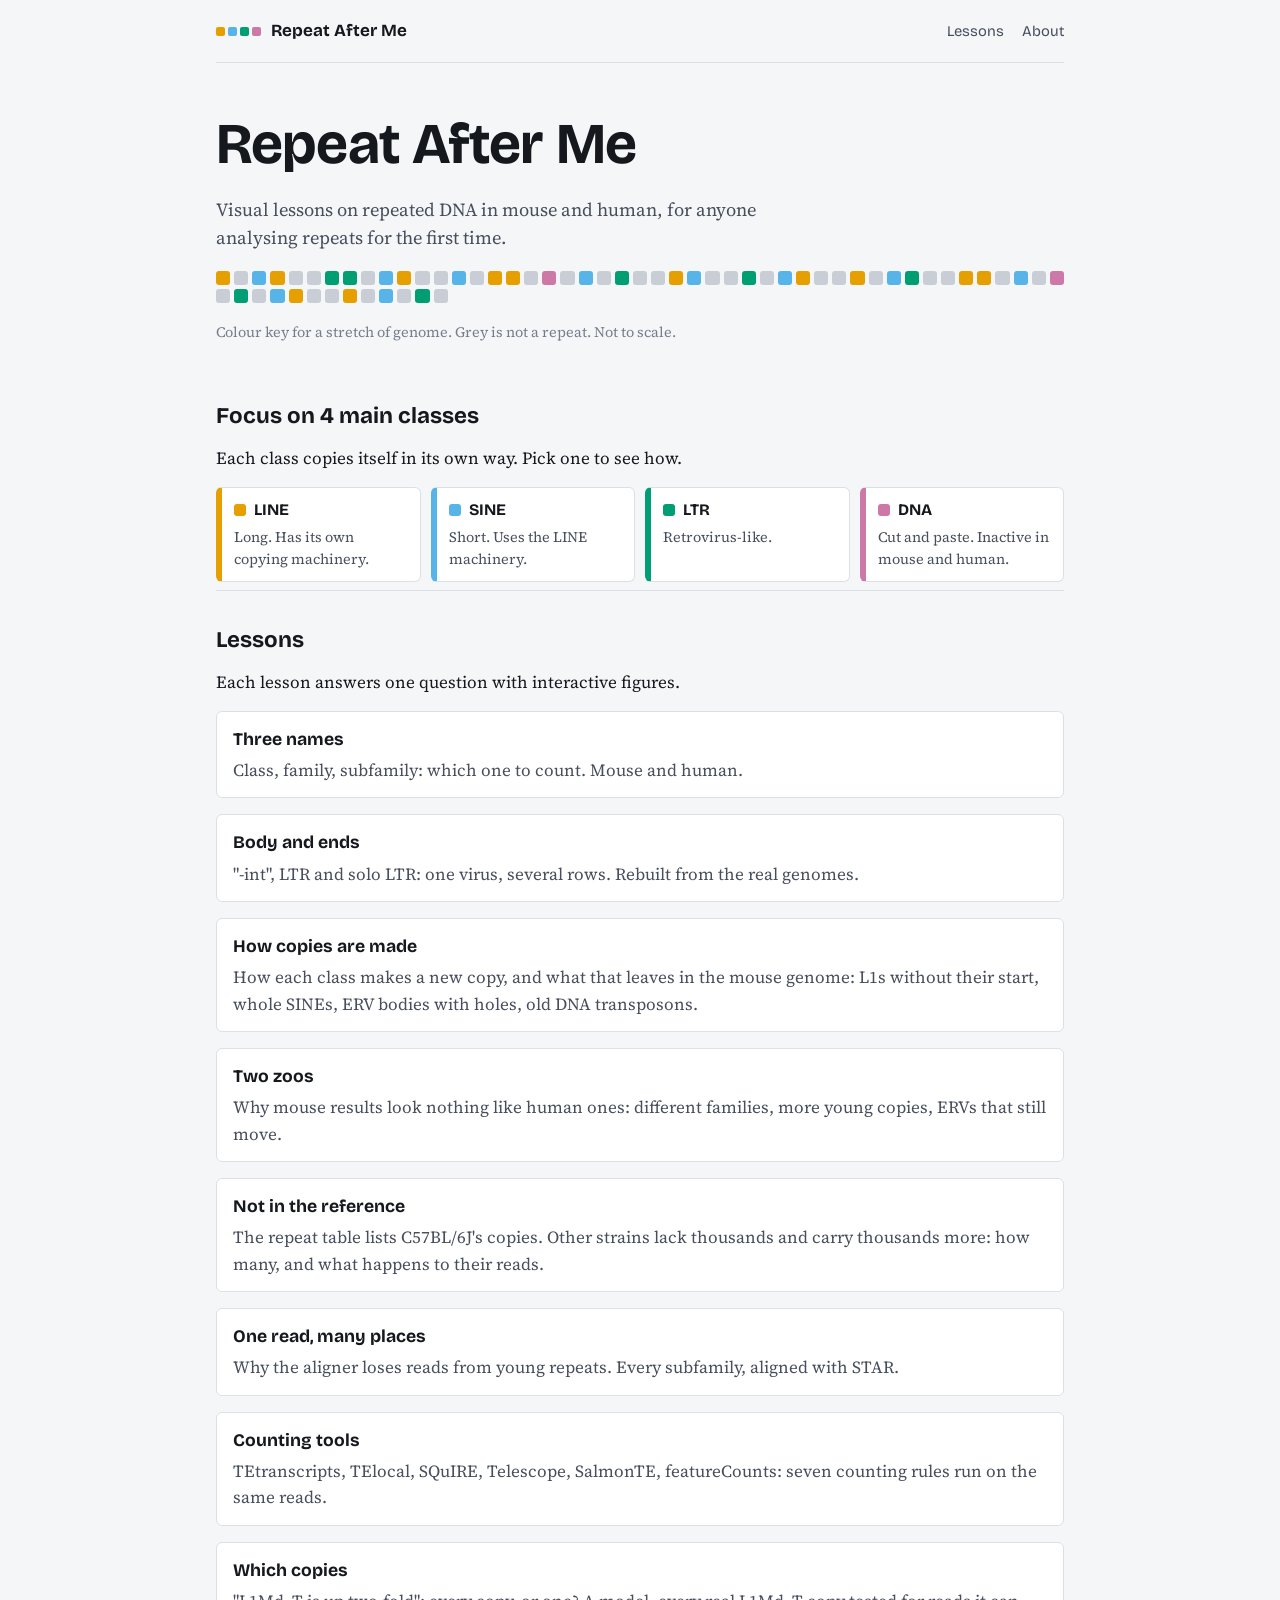
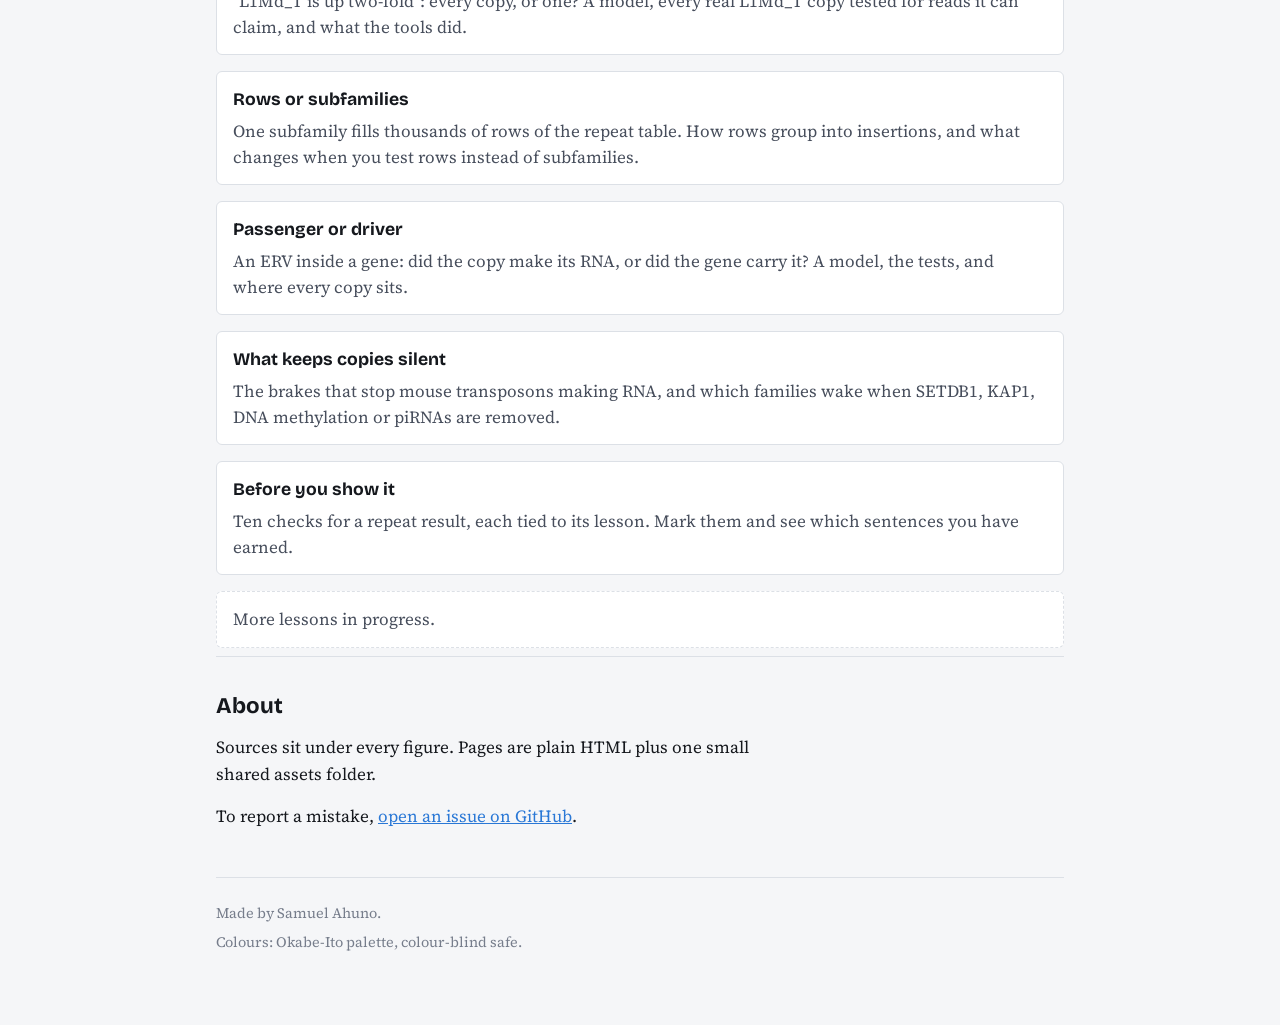
<file: index.html>
<!doctype html>
<html lang="en">
<head>
<meta charset="utf-8">
<meta name="viewport" content="width=device-width, initial-scale=1, viewport-fit=cover">
<title>Repeat After Me</title>
<meta name="description" content="Visual lessons on repeated DNA in mouse and human, for people analysing repeats for the first time.">
<link rel="preconnect" href="https://fonts.googleapis.com">
<link rel="preconnect" href="https://fonts.gstatic.com" crossorigin>
<link rel="stylesheet" href="https://fonts.googleapis.com/css2?family=Bricolage+Grotesque:opsz,wght@12..96,500;12..96,700&family=Source+Serif+4:ital,opsz,wght@0,8..60,400;0,8..60,600;1,8..60,400&family=JetBrains+Mono:wght@400;600&display=swap">
<link rel="stylesheet" href="assets/site.css?v=513387c1">
<link rel="stylesheet" href="assets/classes.css?v=57329d64">
<script src="assets/classes.js?v=fcc7a703" defer></script>
<style>
/* Landing page only */
header.hero { padding: 48px 0 24px; display: flex; flex-direction: column; gap: 18px; }
.strip { display: grid; grid-template-columns: repeat(auto-fill, minmax(14px, 1fr)); gap: 4px; }
.strip i { display: block; aspect-ratio: 1; border-radius: 3px; background: var(--notrepeat); }
.strip i.LINE { background: var(--LINE); } .strip i.SINE { background: var(--SINE); } .strip i.LTR { background: var(--LTR); } .strip i.DNA { background: var(--DNA); }
.lessoncard { display: flex; flex-direction: column; gap: 4px; background: var(--surface); border: 1px solid var(--rule); border-radius: 6px; padding: 14px 16px; color: var(--ink); text-decoration: none; }
.lessoncard b { font-family: var(--display); font-size: 1.1rem; }
.lessoncard span { color: var(--ink-2); }
.lessoncard:hover { border-color: var(--ink-2); }
.soon { background: var(--surface); border: 1px dashed var(--rule); border-radius: 6px; padding: 14px 16px; color: var(--ink-2); }
</style>
</head>
<body>
<div class="wrap">

<nav class="nav" aria-label="Site">
  <a class="brand" href="./" aria-label="Repeat After Me, home">
    <span class="dots" aria-hidden="true"><i class="LINE"></i><i class="SINE"></i><i class="LTR"></i><i class="DNA"></i></span>
    Repeat After Me
  </a>
  <ul>
    <li><a href="#lessons">Lessons</a></li>
    <li><a href="#about">About</a></li>
  </ul>
</nav>

<header class="hero">
  <h1>Repeat After Me</h1>
  <p class="lede">Visual lessons on repeated DNA in mouse and human, for anyone analysing repeats for the first time.</p>
  <div class="strip" aria-hidden="true">
    <i class="LINE"></i><i></i><i class="SINE"></i><i class="LINE"></i><i></i><i></i><i class="LTR"></i><i class="LTR"></i><i></i><i class="SINE"></i><i class="LINE"></i><i></i><i></i><i class="SINE"></i><i></i><i class="LINE"></i><i class="LINE"></i><i></i><i class="DNA"></i><i></i><i class="SINE"></i><i></i><i class="LTR"></i><i></i><i></i><i class="LINE"></i><i class="SINE"></i><i></i><i></i><i class="LTR"></i><i></i><i class="SINE"></i><i class="LINE"></i><i></i><i></i><i class="LINE"></i><i></i><i class="SINE"></i><i class="LTR"></i><i></i><i></i><i class="LINE"></i><i class="LINE"></i><i></i><i class="SINE"></i><i></i><i class="DNA"></i><i></i><i class="LTR"></i><i></i><i class="SINE"></i><i class="LINE"></i><i></i><i></i><i class="LINE"></i><i></i><i class="SINE"></i><i></i><i class="LTR"></i><i></i>
  </div>
  <p class="muted" style="font-size:0.9rem">Colour key for a stretch of genome. Grey is not a repeat. Not to scale.</p>
</header>

<section id="classes">
  <h2>Focus on 4 main classes</h2>
  <p>Each class copies itself in its own way. Pick one to see how.</p>
  <div class="classes" role="group" aria-label="Pick a class">
    <button type="button" class="class" data-stage-tab="LINE" aria-pressed="false" style="--c: var(--LINE)"><b><span class="sw LINE"></span>LINE</b><span class="desc">Long. Has its own copying machinery.</span></button>
    <button type="button" class="class" data-stage-tab="SINE" aria-pressed="false" style="--c: var(--SINE)"><b><span class="sw SINE"></span>SINE</b><span class="desc">Short. Uses the LINE machinery.</span></button>
    <button type="button" class="class" data-stage-tab="LTR" aria-pressed="false" style="--c: var(--LTR)"><b><span class="sw LTR"></span>LTR</b><span class="desc">Retrovirus-like.</span></button>
    <button type="button" class="class" data-stage-tab="DNA" aria-pressed="false" style="--c: var(--DNA)"><b><span class="sw DNA"></span>DNA</b><span class="desc">Cut and paste. Inactive in mouse and human.</span></button>
  </div>

  <figure class="stage" id="stage" data-mode="LINE" hidden>
    <svg class="stage-svg" role="group" aria-label="Animated stage: a cell with its nucleus and a stretch of DNA. Pressing the button plays how the chosen class copies itself. The caption below describes each step."></svg>
    <p class="stage-caption" aria-live="polite">This is a LINE. Press Copy.</p>
    <div class="stage-controls">
      <button type="button" class="primary stage-act">Copy</button>
      <button type="button" class="stage-x10" aria-label="Copy ten times">×10</button>
      <span class="stage-secondary"></span>
      <button type="button" class="stage-reset">Reset</button>
    </div>
    <div class="stage-count">Copies: 0. Full length: 0. Stopped early: 0.</div>
    <details>
      <summary>Real names</summary>
      <p class="names LINE-n">LINE stands for long interspersed nuclear element; in mouse and human the family is L1. The head is the promoter and 5′ untranslated region. The tools are two proteins the element encodes, ORF1p and ORF2p. The nick and the backwards writing are target-primed reverse transcription, done by ORF2p. The second strand is cut a few bases away, so a new copy is flanked by a short duplicated stretch of host DNA, the target-site duplication. Stopped early is called 5′ truncation.</p>
      <p class="names SINE-n">SINE stands for short interspersed nuclear element. Mouse has B1 and B2; human has Alu. A SINE encodes no protein and depends on L1's machinery to be copied.</p>
      <p class="names LTR-n">LTR stands for long terminal repeat, the matching ends. Elements with LTRs are endogenous retroviruses and their relatives; mouse examples are IAP and MuERV-L. The left LTR holds the promoter. The particle is built from the element's own proteins. Inside it, reverse transcriptase turns the RNA into DNA. Back in the nucleus, integrase makes a staggered cut across both strands of the target and joins the copy in; the repaired gaps leave a short duplicated stretch of host DNA on each side, the target-site duplication. A solo LTR is what remains after the two LTRs recombine and the body between them is lost.</p>
      <p class="names DNA-n">DNA transposons move by cut and paste. The cutter is the enzyme transposase, which the element encodes. No DNA transposon is known to be active in mouse or human today; the copies that remain are fossils.</p>
    </details>
    <figcaption class="sources">Sources: <a href="https://pmc.ncbi.nlm.nih.gov/articles/PMC5980640/">Kazazian and Moran 2017</a> (LINE, SINE and DNA transposon mechanisms); <a href="https://www.hal.inserm.fr/inserm-03261002">Lanciano and Cristofari 2020</a> (LTR promoter, solo LTRs, 5′ truncation); <a href="https://doi.org/10.1186/s13059-018-1577-z">Bourque et al. 2018</a> (overview); <a href="https://doi.org/10.1007/s10577-017-9570-z">Platt, Vandewege and Ray 2018</a> (DNA transposons inactive in mammals other than some bats); <a href="https://doi.org/10.1038/nature01262">Mouse Genome Sequencing Consortium 2002</a> and <a href="https://doi.org/10.1371/journal.pgen.0020002">Maksakova et al. 2006</a> (mouse B1, B2, IAP, MuERV-L).</figcaption>
  </figure>
  <noscript><p>The animation needs JavaScript to play.</p></noscript>
</section>

<section id="lessons">
  <h2>Lessons</h2>
  <p>Each lesson answers one question with interactive figures.</p>
  <a class="lessoncard" href="names.html"><b>Three names</b><span>Class, family, subfamily: which one to count. Mouse and human.</span></a>
  <a class="lessoncard" href="ltr.html"><b>Body and ends</b><span>"-int", LTR and solo LTR: one virus, several rows. Rebuilt from the real genomes.</span></a>
  <a class="lessoncard" href="copying.html"><b>How copies are made</b><span>How each class makes a new copy, and what that leaves in the mouse genome: L1s without their start, whole SINEs, ERV bodies with holes, old DNA transposons.</span></a>
  <a class="lessoncard" href="zoos.html"><b>Two zoos</b><span>Why mouse results look nothing like human ones: different families, more young copies, ERVs that still move.</span></a>
  <a class="lessoncard" href="strains.html"><b>Not in the reference</b><span>The repeat table lists C57BL/6J's copies. Other strains lack thousands and carry thousands more: how many, and what happens to their reads.</span></a>
  <a class="lessoncard" href="multimap.html"><b>One read, many places</b><span>Why the aligner loses reads from young repeats. Every subfamily, aligned with STAR.</span></a>
  <a class="lessoncard" href="tools.html"><b>Counting tools</b><span>TEtranscripts, TElocal, SQuIRE, Telescope, SalmonTE, featureCounts: seven counting rules run on the same reads.</span></a>
  <a class="lessoncard" href="copies.html"><b>Which copies</b><span>"L1Md_T is up two-fold": every copy, or one? A model, every real L1Md_T copy tested for reads it can claim, and what the tools did.</span></a>
  <a class="lessoncard" href="units.html"><b>Rows or subfamilies</b><span>One subfamily fills thousands of rows of the repeat table. How rows group into insertions, and what changes when you test rows instead of subfamilies.</span></a>
  <a class="lessoncard" href="passenger.html"><b>Passenger or driver</b><span>An ERV inside a gene: did the copy make its RNA, or did the gene carry it? A model, the tests, and where every copy sits.</span></a>
  <a class="lessoncard" href="silencing.html"><b>What keeps copies silent</b><span>The brakes that stop mouse transposons making RNA, and which families wake when SETDB1, KAP1, DNA methylation or piRNAs are removed.</span></a>
  <a class="lessoncard" href="checklist.html"><b>Before you show it</b><span>Ten checks for a repeat result, each tied to its lesson. Mark them and see which sentences you have earned.</span></a>
  <div class="soon">More lessons in progress.</div>
</section>

<section id="about">
  <h2>About</h2>
  <p>Sources sit under every figure. Pages are plain HTML plus one small shared assets folder.</p>
  <p>To report a mistake, <a href="https://github.com/sahuno/RepeatAfterMe/issues">open an issue on GitHub</a>.</p>
</section>

<footer>
  <div>Made by Samuel Ahuno.</div>
  <div>Colours: Okabe-Ito palette, colour-blind safe.</div>
</footer>

</div>
</body>
</html>
</file>
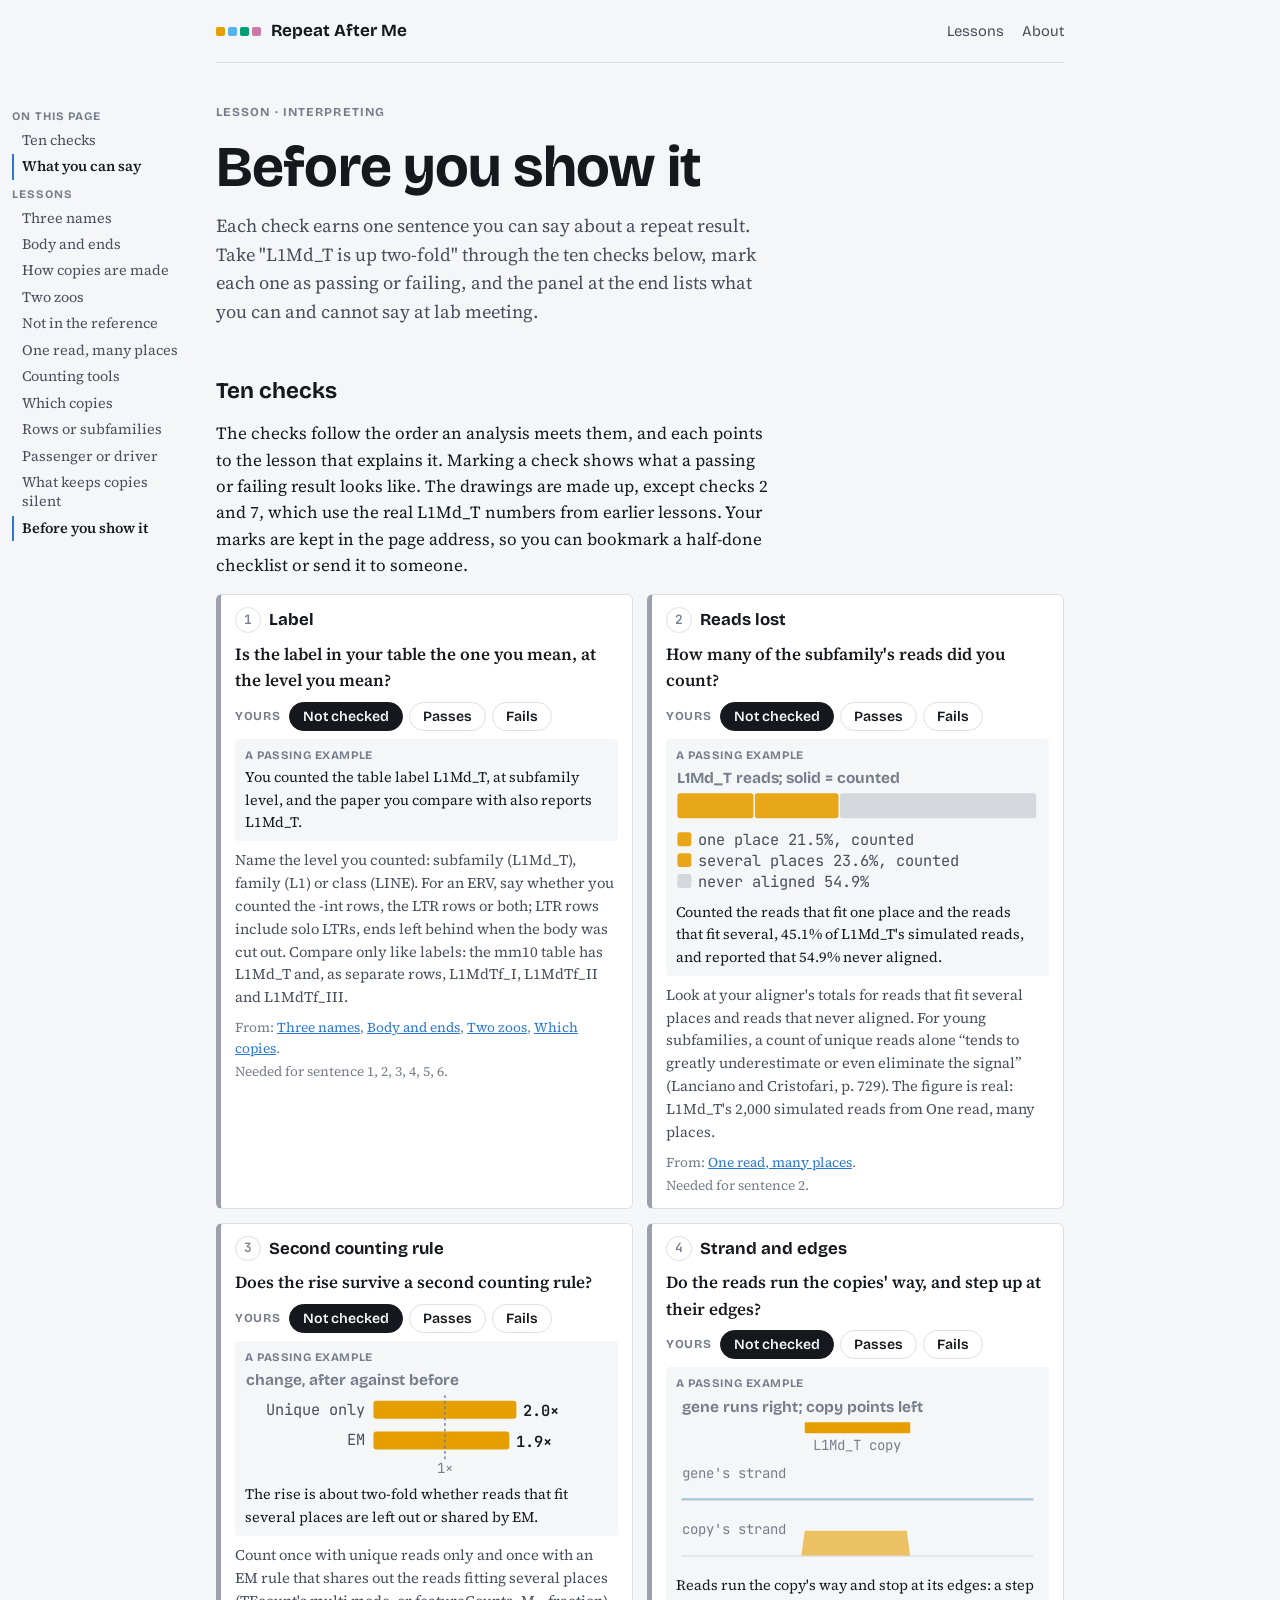
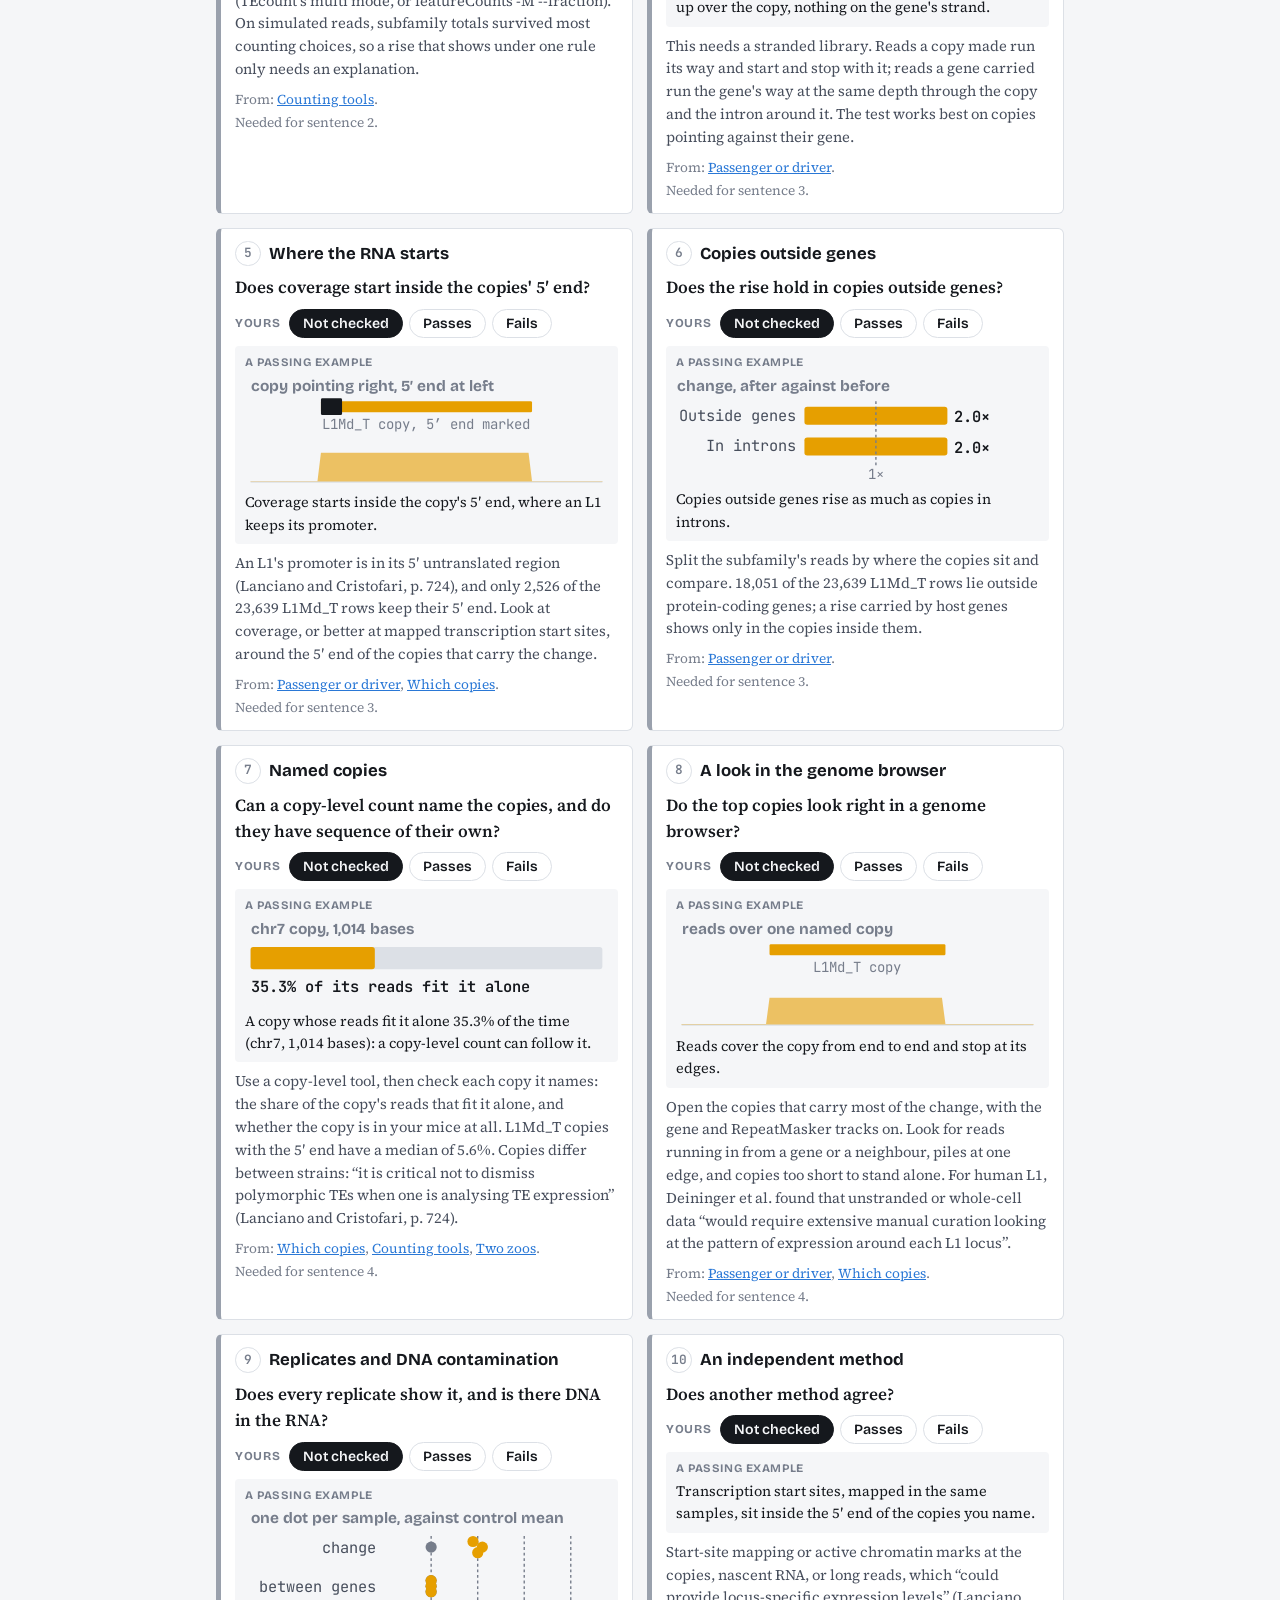
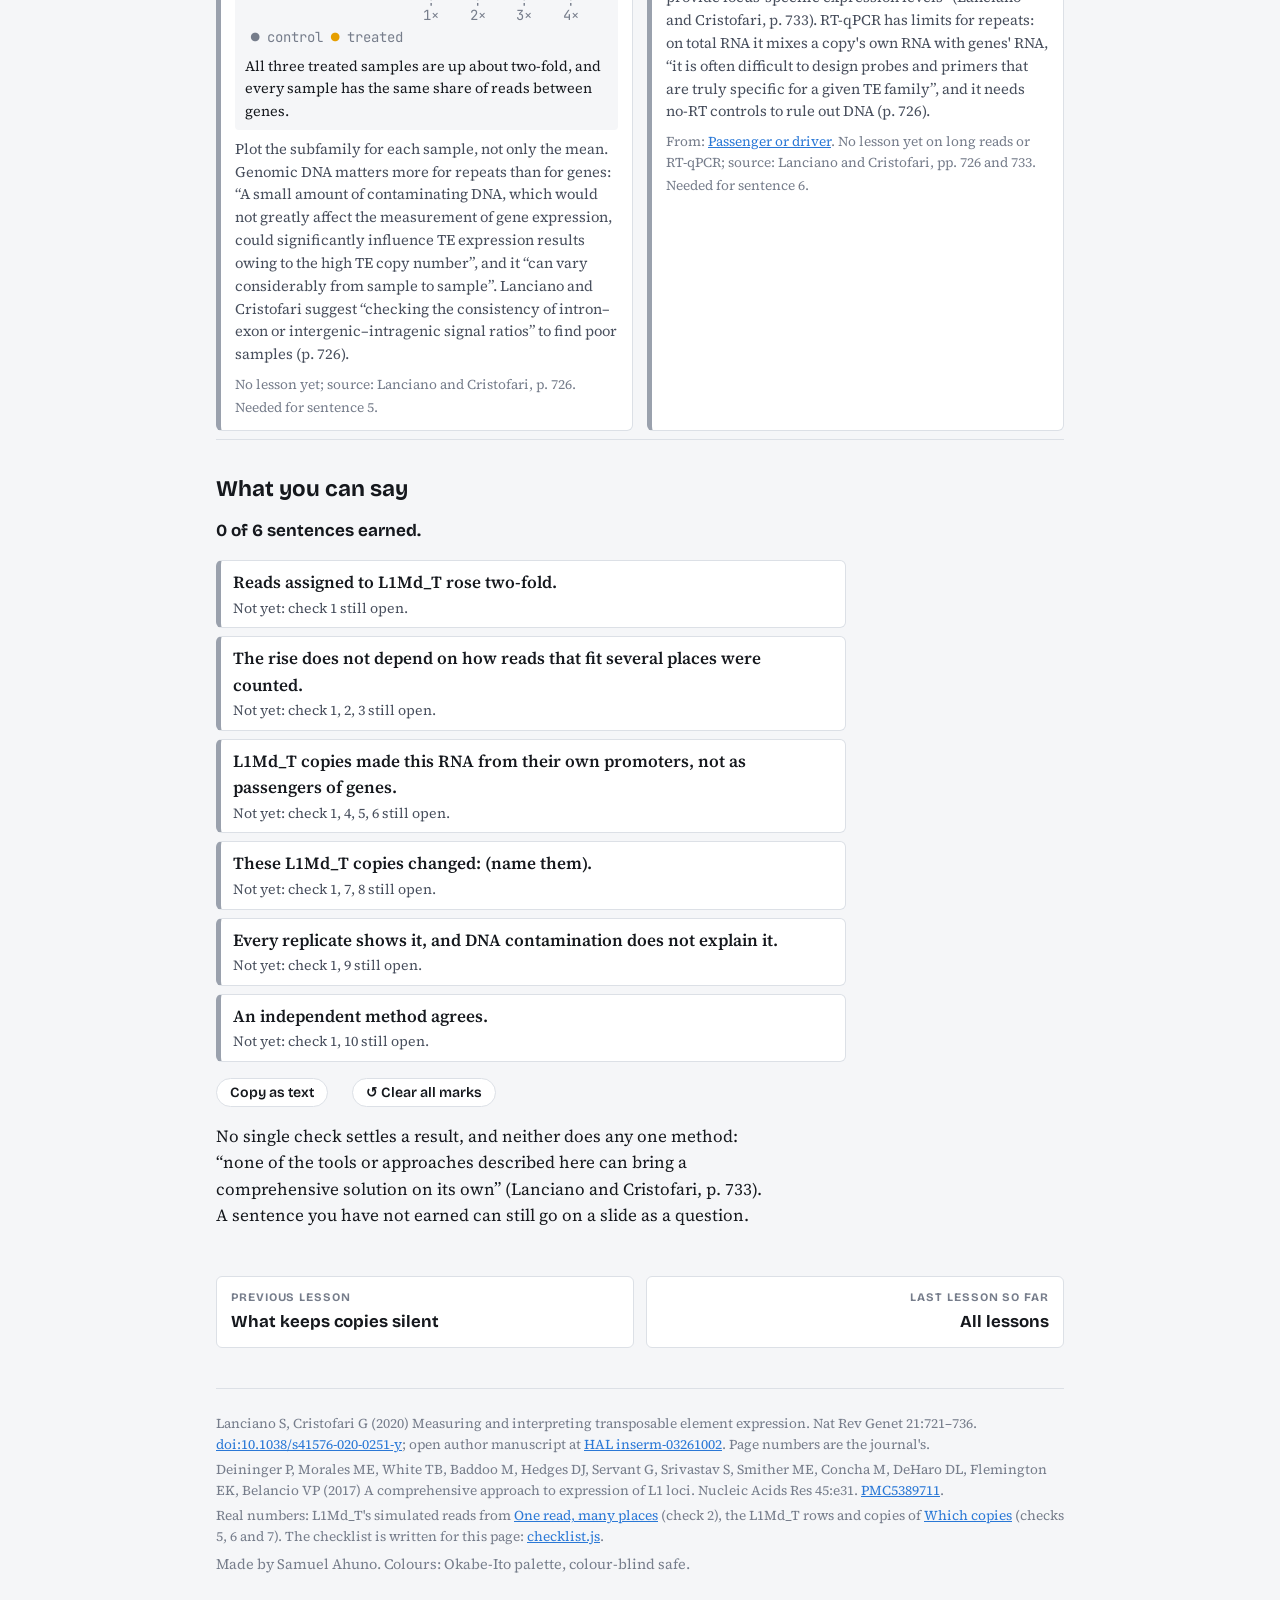
<file: checklist.html>
<!doctype html>
<html lang="en">
<head>
<meta charset="utf-8">
<meta name="viewport" content="width=device-width, initial-scale=1, viewport-fit=cover">
<title>Before You Show It</title>
<meta name="description" content="Ten checks for a repeat result before it goes to lab meeting, each tied to the lesson that explains it. Mark each check and see which sentences about the result you have earned.">
<link rel="preconnect" href="https://fonts.googleapis.com">
<link rel="preconnect" href="https://fonts.gstatic.com" crossorigin>
<link rel="stylesheet" href="https://fonts.googleapis.com/css2?family=Bricolage+Grotesque:opsz,wght@12..96,500;12..96,700&family=Source+Serif+4:ital,opsz,wght@0,8..60,400;0,8..60,600;1,8..60,400&family=JetBrains+Mono:wght@400;600&display=swap">
<link rel="stylesheet" href="assets/site.css?v=513387c1">
<link rel="stylesheet" href="assets/names.css?v=3e422b49">
<link rel="stylesheet" href="assets/multimap.css?v=a5e22a4e">
<link rel="stylesheet" href="assets/checklist.css?v=03a842c7">
<script src="assets/checklist.js?v=c6158c9e" defer></script>
<script src="assets/lessonnav.js?v=9f5b4a0c" defer></script>
</head>
<body>
<div class="wrap">

<nav class="nav" aria-label="Site">
  <a class="brand" href="./" aria-label="Repeat After Me, home">
    <span class="dots" aria-hidden="true"><i class="LINE"></i><i class="SINE"></i><i class="LTR"></i><i class="DNA"></i></span>
    Repeat After Me
  </a>
  <ul>
    <li><a href="./#lessons">Lessons</a></li>
    <li><a href="./#about">About</a></li>
  </ul>
</nav>

<header class="lesson">
  <div class="eyebrow">Lesson · Interpreting</div>
  <h1>Before you show it</h1>
  <p class="lede">Each check earns one sentence you can say about a repeat result. Take "L1Md_T is up two-fold" through the ten checks below, mark each one as passing or failing, and the panel at the end lists what you can and cannot say at lab meeting.</p>
</header>

<section id="checks">
  <h2>Ten checks</h2>
  <p>The checks follow the order an analysis meets them, and each points to the lesson that explains it. Marking a check shows what a passing or failing result looks like. The drawings are made up, except checks 2 and 7, which use the real L1Md_T numbers from earlier lessons. Your marks are kept in the page address, so you can bookmark a half-done checklist or send it to someone.</p>
  <div class="cks">
  <article class="ck" data-k="0">
    <h3><span class="cn">1</span>Label</h3>
    <p class="cq">Is the label in your table the one you mean, at the level you mean?</p>
    <div class="seg" role="group" aria-label="Check 1, your result">
      <span class="lab">Yours</span>
      <button type="button" data-m="n">Not checked</button>
      <button type="button" data-m="p">Passes</button>
      <button type="button" data-m="f">Fails</button>
    </div>
    <div class="cfig" aria-live="polite"></div>
    <p class="how">Name the level you counted: subfamily (L1Md_T), family (L1) or class (LINE). For an ERV, say whether you counted the -int rows, the LTR rows or both; LTR rows include solo LTRs, ends left behind when the body was cut out. Compare only like labels: the mm10 table has L1Md_T and, as separate rows, L1MdTf_I, L1MdTf_II and L1MdTf_III.</p>
    <p class="from">From: <a href="names.html">Three names</a>, <a href="ltr.html">Body and ends</a>, <a href="zoos.html">Two zoos</a>, <a href="copies.html">Which copies</a>. <span class="cmark" data-k="0"></span></p>
  </article>
  <article class="ck" data-k="1">
    <h3><span class="cn">2</span>Reads lost</h3>
    <p class="cq">How many of the subfamily's reads did you count?</p>
    <div class="seg" role="group" aria-label="Check 2, your result">
      <span class="lab">Yours</span>
      <button type="button" data-m="n">Not checked</button>
      <button type="button" data-m="p">Passes</button>
      <button type="button" data-m="f">Fails</button>
    </div>
    <div class="cfig" aria-live="polite"></div>
    <p class="how">Look at your aligner's totals for reads that fit several places and reads that never aligned. For young subfamilies, a count of unique reads alone “tends to greatly underestimate or even eliminate the signal” (Lanciano and Cristofari, p. 729). The figure is real: L1Md_T's 2,000 simulated reads from One read, many places.</p>
    <p class="from">From: <a href="multimap.html">One read, many places</a>. <span class="cmark" data-k="1"></span></p>
  </article>
  <article class="ck" data-k="2">
    <h3><span class="cn">3</span>Second counting rule</h3>
    <p class="cq">Does the rise survive a second counting rule?</p>
    <div class="seg" role="group" aria-label="Check 3, your result">
      <span class="lab">Yours</span>
      <button type="button" data-m="n">Not checked</button>
      <button type="button" data-m="p">Passes</button>
      <button type="button" data-m="f">Fails</button>
    </div>
    <div class="cfig" aria-live="polite"></div>
    <p class="how">Count once with unique reads only and once with an EM rule that shares out the reads fitting several places (TEcount's multi mode, or featureCounts -M --fraction). On simulated reads, subfamily totals survived most counting choices, so a rise that shows under one rule only needs an explanation.</p>
    <p class="from">From: <a href="tools.html">Counting tools</a>. <span class="cmark" data-k="2"></span></p>
  </article>
  <article class="ck" data-k="3">
    <h3><span class="cn">4</span>Strand and edges</h3>
    <p class="cq">Do the reads run the copies' way, and step up at their edges?</p>
    <div class="seg" role="group" aria-label="Check 4, your result">
      <span class="lab">Yours</span>
      <button type="button" data-m="n">Not checked</button>
      <button type="button" data-m="p">Passes</button>
      <button type="button" data-m="f">Fails</button>
    </div>
    <div class="cfig" aria-live="polite"></div>
    <p class="how">This needs a stranded library. Reads a copy made run its way and start and stop with it; reads a gene carried run the gene's way at the same depth through the copy and the intron around it. The test works best on copies pointing against their gene.</p>
    <p class="from">From: <a href="passenger.html">Passenger or driver</a>. <span class="cmark" data-k="3"></span></p>
  </article>
  <article class="ck" data-k="4">
    <h3><span class="cn">5</span>Where the RNA starts</h3>
    <p class="cq">Does coverage start inside the copies' 5′ end?</p>
    <div class="seg" role="group" aria-label="Check 5, your result">
      <span class="lab">Yours</span>
      <button type="button" data-m="n">Not checked</button>
      <button type="button" data-m="p">Passes</button>
      <button type="button" data-m="f">Fails</button>
    </div>
    <div class="cfig" aria-live="polite"></div>
    <p class="how">An L1's promoter is in its 5′ untranslated region (Lanciano and Cristofari, p. 724), and only 2,526 of the 23,639 L1Md_T rows keep their 5′ end. Look at coverage, or better at mapped transcription start sites, around the 5′ end of the copies that carry the change.</p>
    <p class="from">From: <a href="passenger.html">Passenger or driver</a>, <a href="copies.html">Which copies</a>. <span class="cmark" data-k="4"></span></p>
  </article>
  <article class="ck" data-k="5">
    <h3><span class="cn">6</span>Copies outside genes</h3>
    <p class="cq">Does the rise hold in copies outside genes?</p>
    <div class="seg" role="group" aria-label="Check 6, your result">
      <span class="lab">Yours</span>
      <button type="button" data-m="n">Not checked</button>
      <button type="button" data-m="p">Passes</button>
      <button type="button" data-m="f">Fails</button>
    </div>
    <div class="cfig" aria-live="polite"></div>
    <p class="how">Split the subfamily's reads by where the copies sit and compare. 18,051 of the 23,639 L1Md_T rows lie outside protein-coding genes; a rise carried by host genes shows only in the copies inside them.</p>
    <p class="from">From: <a href="passenger.html">Passenger or driver</a>. <span class="cmark" data-k="5"></span></p>
  </article>
  <article class="ck" data-k="6">
    <h3><span class="cn">7</span>Named copies</h3>
    <p class="cq">Can a copy-level count name the copies, and do they have sequence of their own?</p>
    <div class="seg" role="group" aria-label="Check 7, your result">
      <span class="lab">Yours</span>
      <button type="button" data-m="n">Not checked</button>
      <button type="button" data-m="p">Passes</button>
      <button type="button" data-m="f">Fails</button>
    </div>
    <div class="cfig" aria-live="polite"></div>
    <p class="how">Use a copy-level tool, then check each copy it names: the share of the copy's reads that fit it alone, and whether the copy is in your mice at all. L1Md_T copies with the 5′ end have a median of 5.6%. Copies differ between strains: “it is critical not to dismiss polymorphic TEs when one is analysing TE expression” (Lanciano and Cristofari, p. 724).</p>
    <p class="from">From: <a href="copies.html">Which copies</a>, <a href="tools.html">Counting tools</a>, <a href="zoos.html">Two zoos</a>. <span class="cmark" data-k="6"></span></p>
  </article>
  <article class="ck" data-k="7">
    <h3><span class="cn">8</span>A look in the genome browser</h3>
    <p class="cq">Do the top copies look right in a genome browser?</p>
    <div class="seg" role="group" aria-label="Check 8, your result">
      <span class="lab">Yours</span>
      <button type="button" data-m="n">Not checked</button>
      <button type="button" data-m="p">Passes</button>
      <button type="button" data-m="f">Fails</button>
    </div>
    <div class="cfig" aria-live="polite"></div>
    <p class="how">Open the copies that carry most of the change, with the gene and RepeatMasker tracks on. Look for reads running in from a gene or a neighbour, piles at one edge, and copies too short to stand alone. For human L1, Deininger et al. found that unstranded or whole-cell data “would require extensive manual curation looking at the pattern of expression around each L1 locus”.</p>
    <p class="from">From: <a href="passenger.html">Passenger or driver</a>, <a href="copies.html">Which copies</a>. <span class="cmark" data-k="7"></span></p>
  </article>
  <article class="ck" data-k="8">
    <h3><span class="cn">9</span>Replicates and DNA contamination</h3>
    <p class="cq">Does every replicate show it, and is there DNA in the RNA?</p>
    <div class="seg" role="group" aria-label="Check 9, your result">
      <span class="lab">Yours</span>
      <button type="button" data-m="n">Not checked</button>
      <button type="button" data-m="p">Passes</button>
      <button type="button" data-m="f">Fails</button>
    </div>
    <div class="cfig" aria-live="polite"></div>
    <p class="how">Plot the subfamily for each sample, not only the mean. Genomic DNA matters more for repeats than for genes: “A small amount of contaminating DNA, which would not greatly affect the measurement of gene expression, could significantly influence TE expression results owing to the high TE copy number”, and it “can vary considerably from sample to sample”. Lanciano and Cristofari suggest “checking the consistency of intron–exon or intergenic–intragenic signal ratios” to find poor samples (p. 726).</p>
    <p class="from">No lesson yet; source: Lanciano and Cristofari, p. 726. <span class="cmark" data-k="8"></span></p>
  </article>
  <article class="ck" data-k="9">
    <h3><span class="cn">10</span>An independent method</h3>
    <p class="cq">Does another method agree?</p>
    <div class="seg" role="group" aria-label="Check 10, your result">
      <span class="lab">Yours</span>
      <button type="button" data-m="n">Not checked</button>
      <button type="button" data-m="p">Passes</button>
      <button type="button" data-m="f">Fails</button>
    </div>
    <div class="cfig" aria-live="polite"></div>
    <p class="how">Start-site mapping or active chromatin marks at the copies, nascent RNA, or long reads, which “could provide locus-specific expression levels” (Lanciano and Cristofari, p. 733). RT-qPCR has limits for repeats: on total RNA it mixes a copy's own RNA with genes' RNA, “it is often difficult to design probes and primers that are truly specific for a given TE family”, and it needs no-RT controls to rule out DNA (p. 726).</p>
    <p class="from">From: <a href="passenger.html">Passenger or driver</a>. No lesson yet on long reads or RT-qPCR; source: Lanciano and Cristofari, pp. 726 and 733. <span class="cmark" data-k="9"></span></p>
  </article>
  </div>
</section>

<section id="say">
  <h2>What you can say</h2>
  <p class="saysum" id="saysum" aria-live="polite"></p>
  <ol class="say" id="saylist"></ol>
  <div class="controls">
    <button type="button" class="reset" id="copytext">Copy as text</button>
    <button type="button" class="reset" id="clearall">↺ Clear all marks</button>
    <span class="copied" id="copied" aria-live="polite"></span>
  </div>
  <pre class="saytext" id="saytext" hidden></pre>
  <p>No single check settles a result, and neither does any one method: “none of the tools or approaches described here can bring a comprehensive solution on its own” (Lanciano and Cristofari, p. 733). A sentence you have not earned can still go on a slide as a question.</p>
</section>

<footer>
  <div class="sources" id="sources">
    <div>Lanciano S, Cristofari G (2020) Measuring and interpreting transposable element expression. Nat Rev Genet 21:721–736. <a href="https://doi.org/10.1038/s41576-020-0251-y">doi:10.1038/s41576-020-0251-y</a>; open author manuscript at <a href="https://inserm.hal.science/inserm-03261002">HAL inserm-03261002</a>. Page numbers are the journal's.</div>
    <div>Deininger P, Morales ME, White TB, Baddoo M, Hedges DJ, Servant G, Srivastav S, Smither ME, Concha M, DeHaro DL, Flemington EK, Belancio VP (2017) A comprehensive approach to expression of L1 loci. Nucleic Acids Res 45:e31. <a href="https://pmc.ncbi.nlm.nih.gov/articles/PMC5389711/">PMC5389711</a>.</div>
    <div>Real numbers: L1Md_T's simulated reads from <a href="multimap.html">One read, many places</a> (check 2), the L1Md_T rows and copies of <a href="copies.html">Which copies</a> (checks 5, 6 and 7). The checklist is written for this page: <a href="assets/checklist.js?v=c6158c9e">checklist.js</a>.</div>
  </div>
  <div>Made by Samuel Ahuno. Colours: Okabe-Ito palette, colour-blind safe.</div>
</footer>

</div>
</body>
</html>
</file>
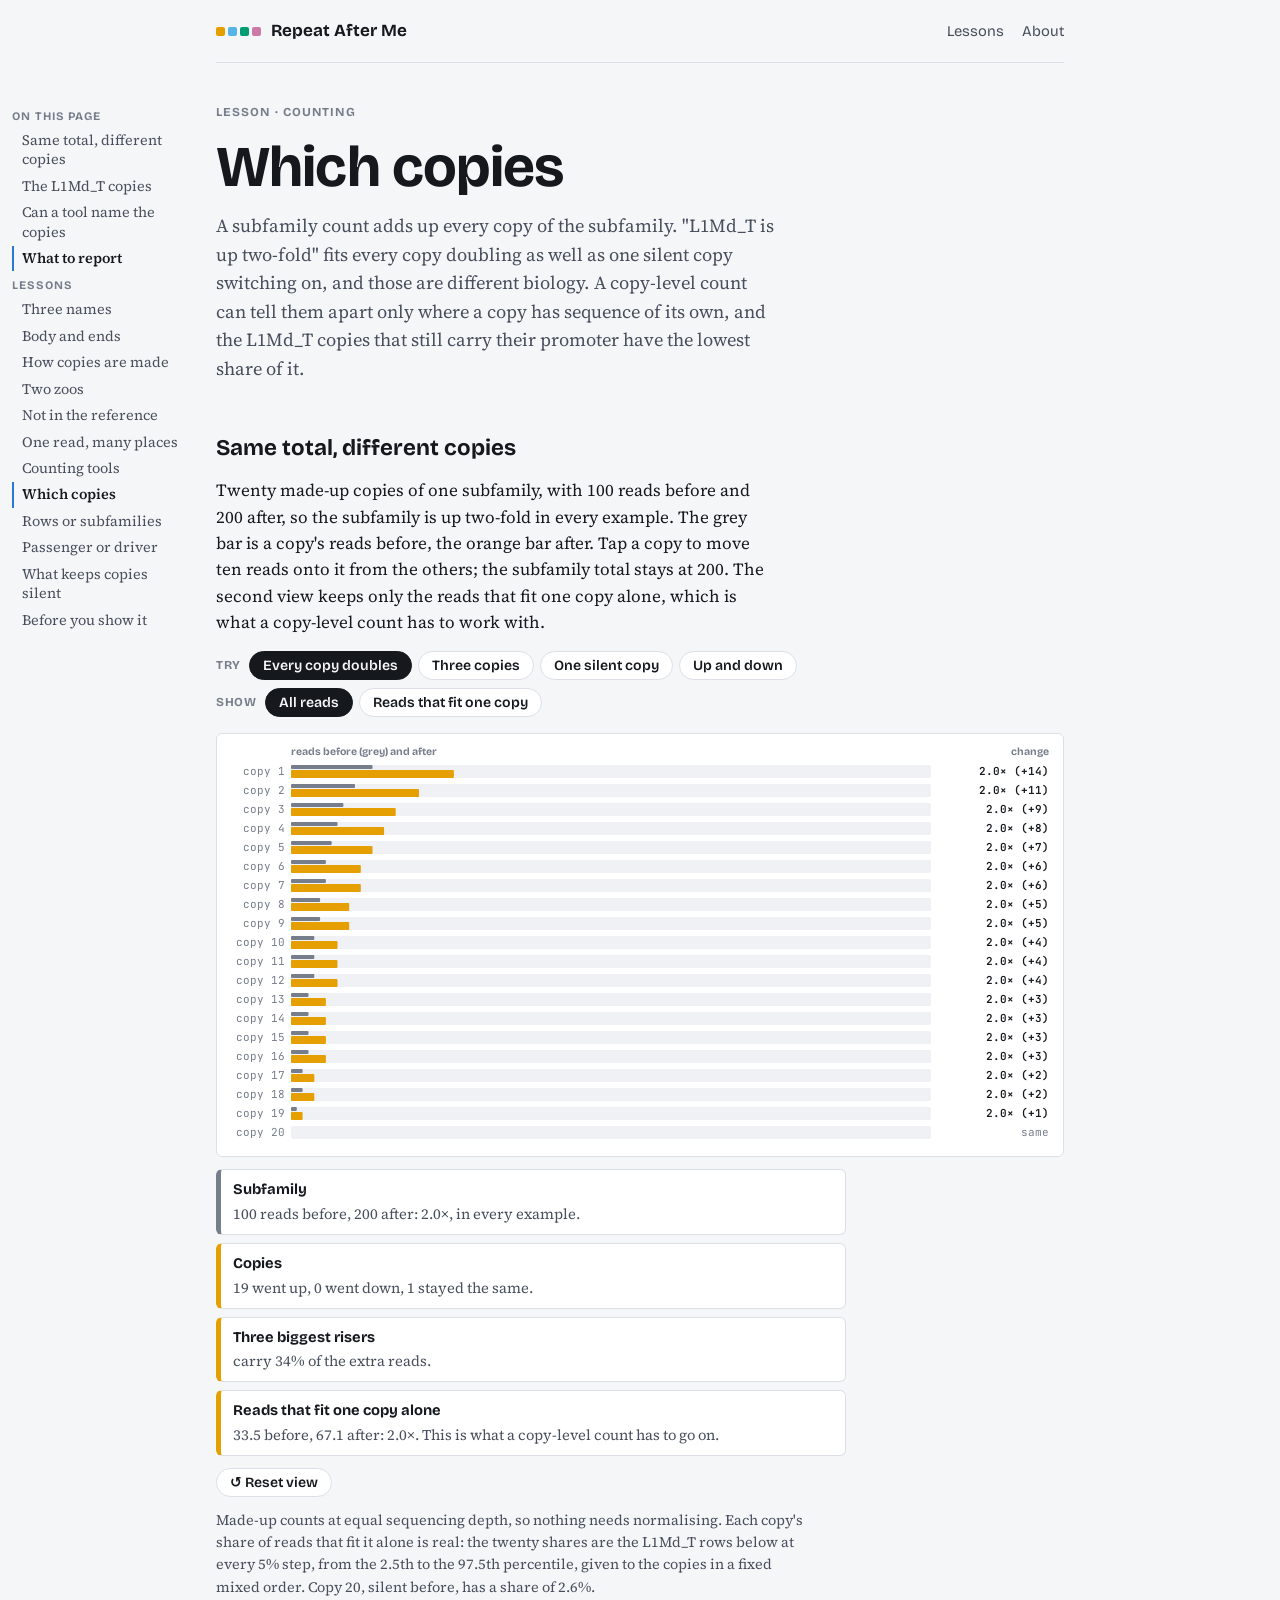
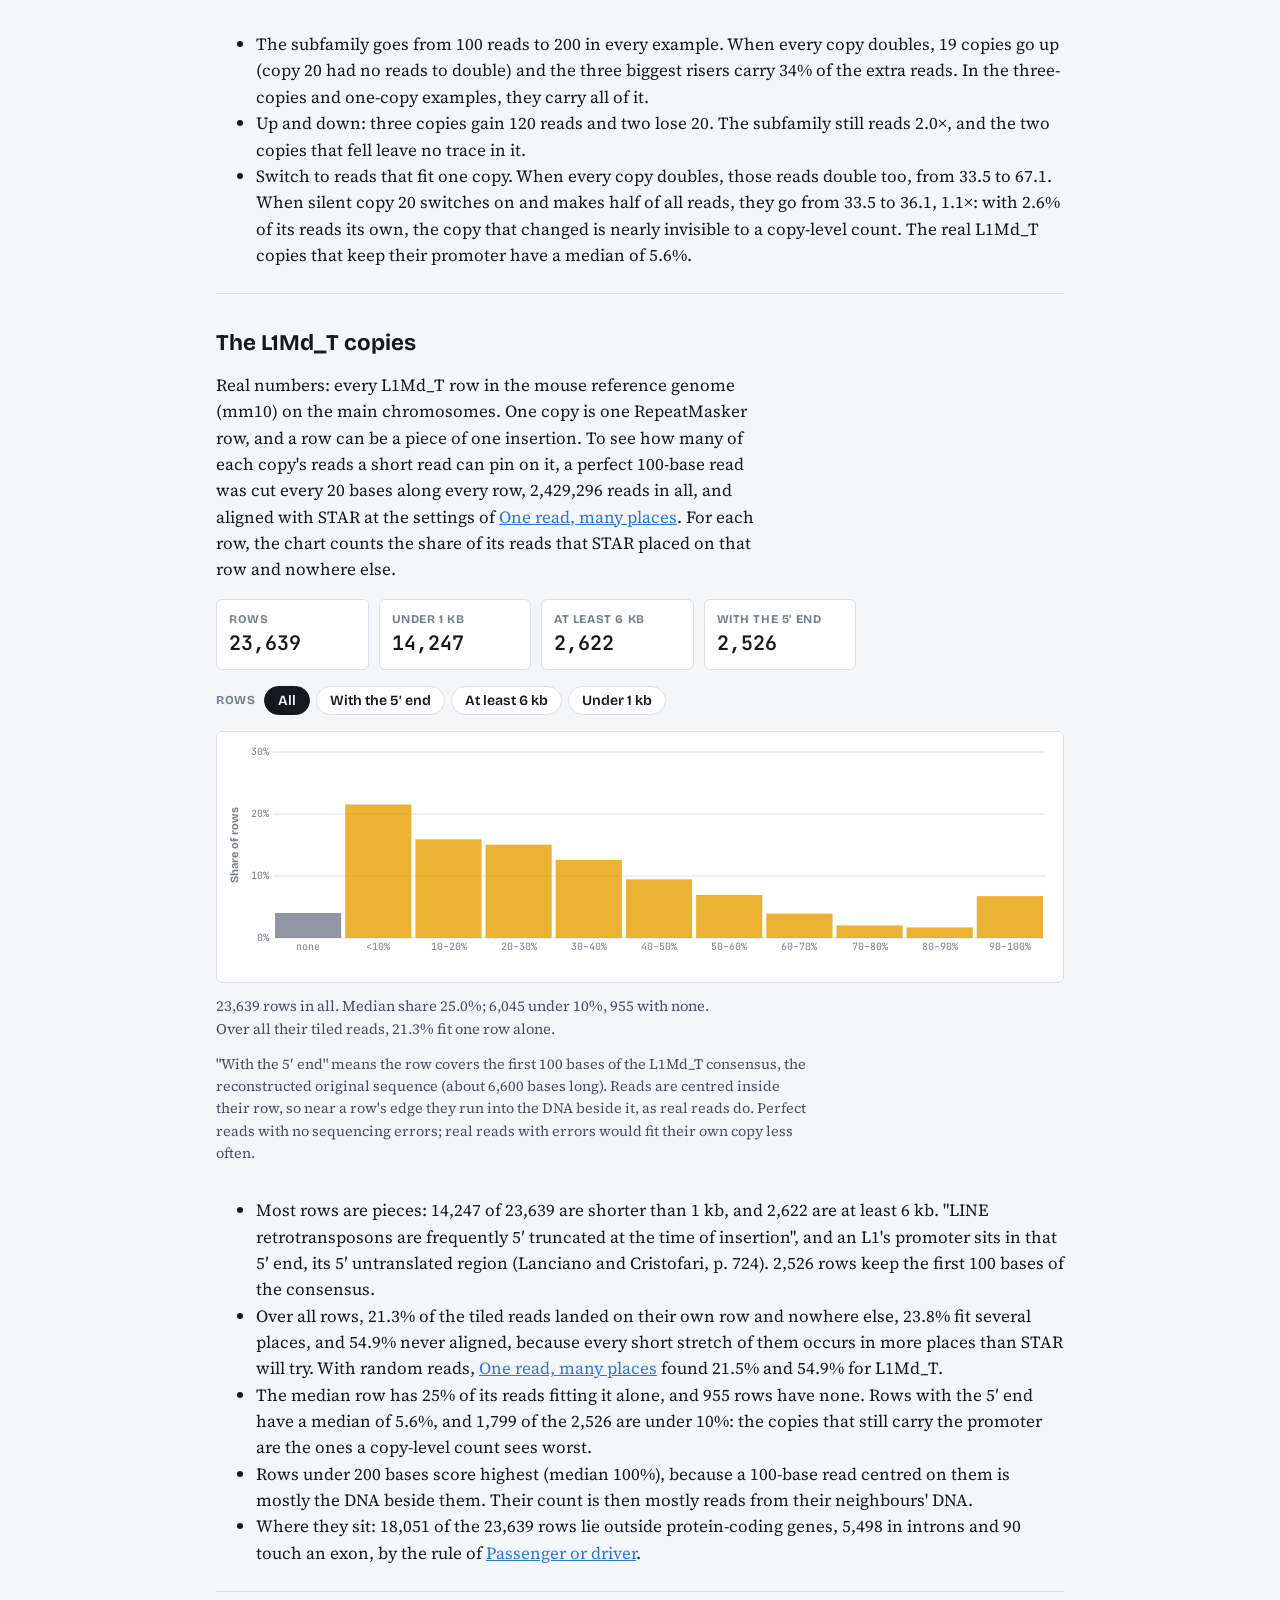
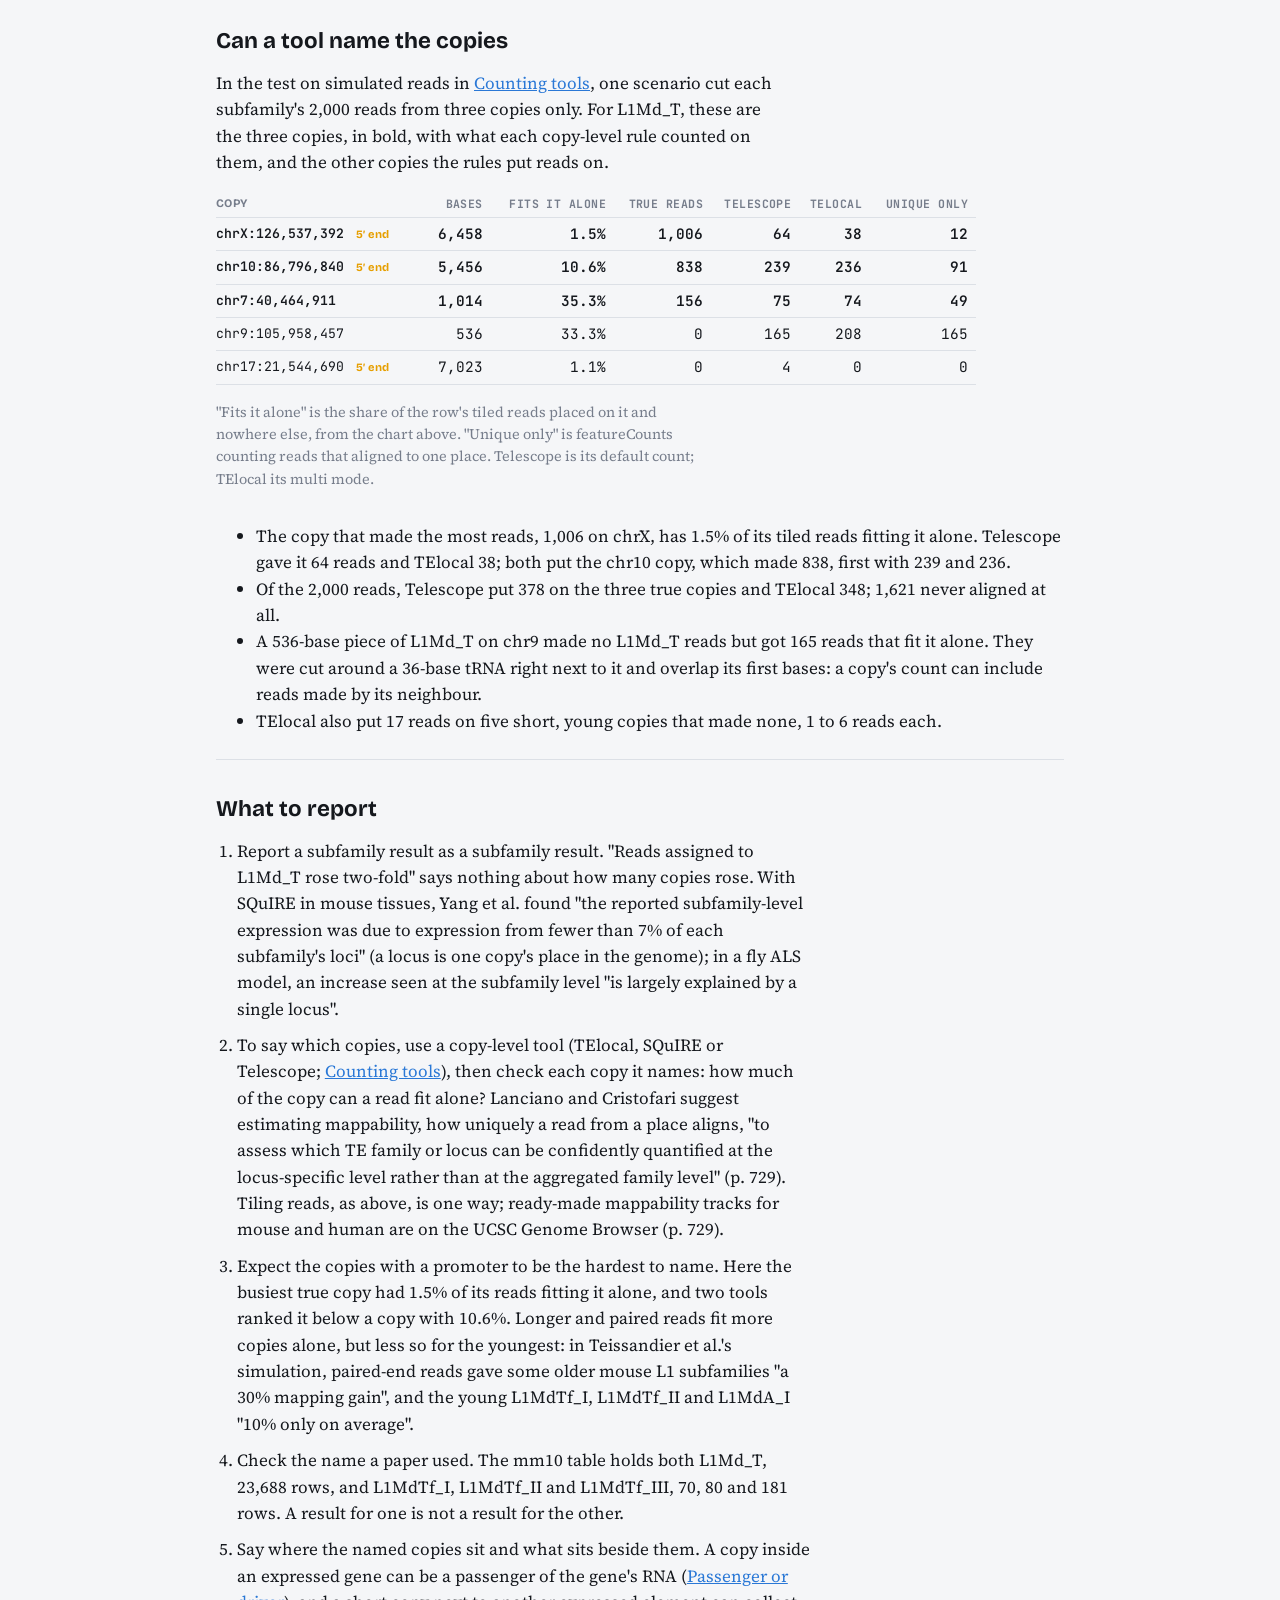
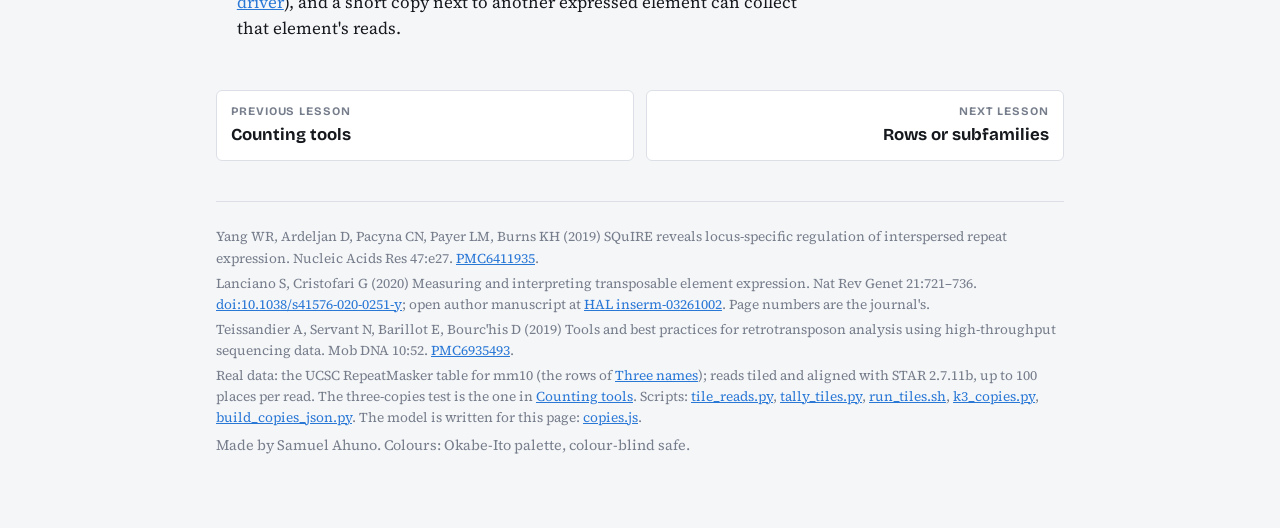
<file: copies.html>
<!doctype html>
<html lang="en">
<head>
<meta charset="utf-8">
<meta name="viewport" content="width=device-width, initial-scale=1, viewport-fit=cover">
<title>Which Copies</title>
<meta name="description" content="A subfamily count adds up every copy, so the same two-fold rise can come from every copy or from one. A model of that, how many of each real mouse L1Md_T copy's reads can be told apart, and what copy-level tools did with three known copies.">
<link rel="preconnect" href="https://fonts.googleapis.com">
<link rel="preconnect" href="https://fonts.gstatic.com" crossorigin>
<link rel="stylesheet" href="https://fonts.googleapis.com/css2?family=Bricolage+Grotesque:opsz,wght@12..96,500;12..96,700&family=Source+Serif+4:ital,opsz,wght@0,8..60,400;0,8..60,600;1,8..60,400&family=JetBrains+Mono:wght@400;600&display=swap">
<link rel="stylesheet" href="assets/site.css?v=513387c1">
<link rel="stylesheet" href="assets/names.css?v=3e422b49">
<link rel="stylesheet" href="assets/multimap.css?v=a5e22a4e">
<link rel="stylesheet" href="assets/copies.css?v=f878f0da">
<script src="data/copies.js?v=b46d3cb8" defer></script>
<script src="assets/copies.js?v=83ec98f0" defer></script>
<script src="assets/lessonnav.js?v=9f5b4a0c" defer></script>
</head>
<body>
<div class="wrap">

<nav class="nav" aria-label="Site">
  <a class="brand" href="./" aria-label="Repeat After Me, home">
    <span class="dots" aria-hidden="true"><i class="LINE"></i><i class="SINE"></i><i class="LTR"></i><i class="DNA"></i></span>
    Repeat After Me
  </a>
  <ul>
    <li><a href="./#lessons">Lessons</a></li>
    <li><a href="./#about">About</a></li>
  </ul>
</nav>

<header class="lesson">
  <div class="eyebrow">Lesson · Counting</div>
  <h1>Which copies</h1>
  <p class="lede">A subfamily count adds up every copy of the subfamily. "L1Md_T is up two-fold" fits every copy doubling as well as one silent copy switching on, and those are different biology. A copy-level count can tell them apart only where a copy has sequence of its own, and the L1Md_T copies that still carry their promoter have the lowest share of it.</p>
</header>

<section id="model">
  <h2>Same total, different copies</h2>
  <p>Twenty made-up copies of one subfamily, with 100 reads before and 200 after, so the subfamily is up two-fold in every example. The grey bar is a copy's reads before, the orange bar after. Tap a copy to move ten reads onto it from the others; the subfamily total stays at 200. The second view keeps only the reads that fit one copy alone, which is what a copy-level count has to work with.</p>
  <div class="cctl">
    <div class="seg presets" role="group" aria-label="Examples">
      <span class="lab">Try</span>
      <button type="button" data-preset="every">Every copy doubles</button>
      <button type="button" data-preset="three">Three copies</button>
      <button type="button" data-preset="one">One silent copy</button>
      <button type="button" data-preset="updown">Up and down</button>
    </div>
    <div class="seg" role="group" aria-label="Reads shown">
      <span class="lab">Show</span>
      <button type="button" data-view="all">All reads</button>
      <button type="button" data-view="own">Reads that fit one copy</button>
    </div>
  </div>
  <figure class="ice">
    <div class="icebox"><svg id="copysvg" role="group" aria-label="Twenty made-up copies, each a row with its reads before and after as bars and the change at the right. Tap a row to move ten reads onto that copy."></svg></div>
    <ul class="cread" id="cread" aria-live="polite"></ul>
    <div class="controls"><button type="button" class="reset" id="reset">↺ Reset view</button></div>
    <figcaption>Made-up counts at equal sequencing depth, so nothing needs normalising. Each copy's share of reads that fit it alone is real: the twenty shares are the L1Md_T rows below at every 5% step, from the 2.5th to the 97.5th percentile, given to the copies in a fixed mixed order. Copy 20, silent before, has a share of 2.6%.</figcaption>
  </figure>
  <noscript><p>This figure needs JavaScript.</p></noscript>
  <ul class="picklist" id="modelfacts">
    <li>The subfamily goes from 100 reads to 200 in every example. When every copy doubles, 19 copies go up (copy 20 had no reads to double) and the three biggest risers carry 34% of the extra reads. In the three-copies and one-copy examples, they carry all of it.</li>
    <li>Up and down: three copies gain 120 reads and two lose 20. The subfamily still reads 2.0×, and the two copies that fell leave no trace in it.</li>
    <li>Switch to reads that fit one copy. When every copy doubles, those reads double too, from 33.5 to 67.1. When silent copy 20 switches on and makes half of all reads, they go from 33.5 to 36.1, 1.1×: with 2.6% of its reads its own, the copy that changed is nearly invisible to a copy-level count. The real L1Md_T copies that keep their promoter have a median of 5.6%.</li>
  </ul>
</section>

<section id="l1mdt">
  <h2>The L1Md_T copies</h2>
  <p>Real numbers: every L1Md_T row in the mouse reference genome (mm10) on the main chromosomes. One copy is one RepeatMasker row, and a row can be a piece of one insertion. To see how many of each copy's reads a short read can pin on it, a perfect 100-base read was cut every 20 bases along every row, 2,429,296 reads in all, and aligned with STAR at the settings of <a href="multimap.html">One read, many places</a>. For each row, the chart counts the share of its reads that STAR placed on that row and nowhere else.</p>
  <div class="cstats">
    <div class="cstat"><div class="k">Rows</div><div class="v" data-stat="rows"></div></div>
    <div class="cstat"><div class="k">Under 1 kb</div><div class="v" data-stat="short"></div></div>
    <div class="cstat"><div class="k">At least 6 kb</div><div class="v" data-stat="long"></div></div>
    <div class="cstat"><div class="k">With the 5′ end</div><div class="v" data-stat="five"></div></div>
  </div>
  <div class="seg presets" role="group" aria-label="Which rows">
    <span class="lab">Rows</span>
    <button type="button" data-grp="all">All</button>
    <button type="button" data-grp="five">With the 5′ end</button>
    <button type="button" data-grp="long">At least 6 kb</button>
    <button type="button" data-grp="short">Under 1 kb</button>
  </div>
  <figure class="ice">
    <div class="icebox"><svg id="histsvg" role="img" aria-label="Bar chart: for the chosen L1Md_T rows, the share of rows by the share of their reads that fit the row alone. The note below gives the numbers."></svg></div>
    <p class="histnote" id="histnote" aria-live="polite"></p>
    <figcaption>"With the 5′ end" means the row covers the first 100 bases of the L1Md_T consensus, the reconstructed original sequence (about 6,600 bases long). Reads are centred inside their row, so near a row's edge they run into the DNA beside it, as real reads do. Perfect reads with no sequencing errors; real reads with errors would fit their own copy less often.</figcaption>
  </figure>
  <ul class="picklist">
    <li>Most rows are pieces: 14,247 of 23,639 are shorter than 1 kb, and 2,622 are at least 6 kb. "LINE retrotransposons are frequently 5′ truncated at the time of insertion", and an L1's promoter sits in that 5′ end, its 5′ untranslated region (Lanciano and Cristofari, p. 724). 2,526 rows keep the first 100 bases of the consensus.</li>
    <li>Over all rows, 21.3% of the tiled reads landed on their own row and nowhere else, 23.8% fit several places, and 54.9% never aligned, because every short stretch of them occurs in more places than STAR will try. With random reads, <a href="multimap.html">One read, many places</a> found 21.5% and 54.9% for L1Md_T.</li>
    <li>The median row has 25% of its reads fitting it alone, and 955 rows have none. Rows with the 5′ end have a median of 5.6%, and 1,799 of the 2,526 are under 10%: the copies that still carry the promoter are the ones a copy-level count sees worst.</li>
    <li>Rows under 200 bases score highest (median 100%), because a 100-base read centred on them is mostly the DNA beside them. Their count is then mostly reads from their neighbours' DNA.</li>
    <li>Where they sit: 18,051 of the 23,639 rows lie outside protein-coding genes, 5,498 in introns and 90 touch an exon, by the rule of <a href="passenger.html">Passenger or driver</a>.</li>
  </ul>
</section>

<section id="bench">
  <h2>Can a tool name the copies</h2>
  <p>In the test on simulated reads in <a href="tools.html">Counting tools</a>, one scenario cut each subfamily's 2,000 reads from three copies only. For L1Md_T, these are the three copies, in bold, with what each copy-level rule counted on them, and the other copies the rules put reads on.</p>
  <div class="tw"><table class="k3" id="k3table" aria-label="L1Md_T copies in the three-copies test: true reads against Telescope, TElocal and featureCounts unique reads"></table></div>
  <p class="muted" style="font-size:0.9rem">"Fits it alone" is the share of the row's tiled reads placed on it and nowhere else, from the chart above. "Unique only" is featureCounts counting reads that aligned to one place. Telescope is its default count; TElocal its multi mode.</p>
  <ul class="picklist">
    <li>The copy that made the most reads, 1,006 on chrX, has 1.5% of its tiled reads fitting it alone. Telescope gave it 64 reads and TElocal 38; both put the chr10 copy, which made 838, first with 239 and 236.</li>
    <li>Of the 2,000 reads, Telescope put 378 on the three true copies and TElocal 348; 1,621 never aligned at all.</li>
    <li>A 536-base piece of L1Md_T on chr9 made no L1Md_T reads but got 165 reads that fit it alone. They were cut around a 36-base tRNA right next to it and overlap its first bases: a copy's count can include reads made by its neighbour.</li>
    <li>TElocal also put 17 reads on five short, young copies that made none, 1 to 6 reads each.</li>
  </ul>
</section>

<section id="report">
  <h2>What to report</h2>
  <ol class="fixlist">
    <li>Report a subfamily result as a subfamily result. "Reads assigned to L1Md_T rose two-fold" says nothing about how many copies rose. With SQuIRE in mouse tissues, Yang et al. found "the reported subfamily-level expression was due to expression from fewer than 7% of each subfamily's loci" (a locus is one copy's place in the genome); in a fly ALS model, an increase seen at the subfamily level "is largely explained by a single locus".</li>
    <li>To say which copies, use a copy-level tool (TElocal, SQuIRE or Telescope; <a href="tools.html">Counting tools</a>), then check each copy it names: how much of the copy can a read fit alone? Lanciano and Cristofari suggest estimating mappability, how uniquely a read from a place aligns, "to assess which TE family or locus can be confidently quantified at the locus-specific level rather than at the aggregated family level" (p. 729). Tiling reads, as above, is one way; ready-made mappability tracks for mouse and human are on the UCSC Genome Browser (p. 729).</li>
    <li>Expect the copies with a promoter to be the hardest to name. Here the busiest true copy had 1.5% of its reads fitting it alone, and two tools ranked it below a copy with 10.6%. Longer and paired reads fit more copies alone, but less so for the youngest: in Teissandier et al.'s simulation, paired-end reads gave some older mouse L1 subfamilies "a 30% mapping gain", and the young L1MdTf_I, L1MdTf_II and L1MdA_I "10% only on average".</li>
    <li>Check the name a paper used. The mm10 table holds both L1Md_T, 23,688 rows, and L1MdTf_I, L1MdTf_II and L1MdTf_III, 70, 80 and 181 rows. A result for one is not a result for the other.</li>
    <li>Say where the named copies sit and what sits beside them. A copy inside an expressed gene can be a passenger of the gene's RNA (<a href="passenger.html">Passenger or driver</a>), and a short copy next to another expressed element can collect that element's reads.</li>
  </ol>
</section>

<footer>
  <div class="sources" id="sources">
    <div>Yang WR, Ardeljan D, Pacyna CN, Payer LM, Burns KH (2019) SQuIRE reveals locus-specific regulation of interspersed repeat expression. Nucleic Acids Res 47:e27. <a href="https://pmc.ncbi.nlm.nih.gov/articles/PMC6411935/">PMC6411935</a>.</div>
    <div>Lanciano S, Cristofari G (2020) Measuring and interpreting transposable element expression. Nat Rev Genet 21:721–736. <a href="https://doi.org/10.1038/s41576-020-0251-y">doi:10.1038/s41576-020-0251-y</a>; open author manuscript at <a href="https://inserm.hal.science/inserm-03261002">HAL inserm-03261002</a>. Page numbers are the journal's.</div>
    <div>Teissandier A, Servant N, Barillot E, Bourc'his D (2019) Tools and best practices for retrotransposon analysis using high-throughput sequencing data. Mob DNA 10:52. <a href="https://pmc.ncbi.nlm.nih.gov/articles/PMC6935493/">PMC6935493</a>.</div>
    <div>Real data: the UCSC RepeatMasker table for mm10 (the rows of <a href="names.html">Three names</a>); reads tiled and aligned with STAR 2.7.11b, up to 100 places per read. The three-copies test is the one in <a href="tools.html">Counting tools</a>. Scripts: <a href="prep/q11/tile_reads.py">tile_reads.py</a>, <a href="prep/q11/tally_tiles.py">tally_tiles.py</a>, <a href="prep/q11/run_tiles.sh">run_tiles.sh</a>, <a href="prep/q11/k3_copies.py">k3_copies.py</a>, <a href="prep/q11/build_copies_json.py">build_copies_json.py</a>. The model is written for this page: <a href="assets/copies.js?v=83ec98f0">copies.js</a>.</div>
  </div>
  <div>Made by Samuel Ahuno. Colours: Okabe-Ito palette, colour-blind safe.</div>
</footer>

</div>
</body>
</html>
</file>
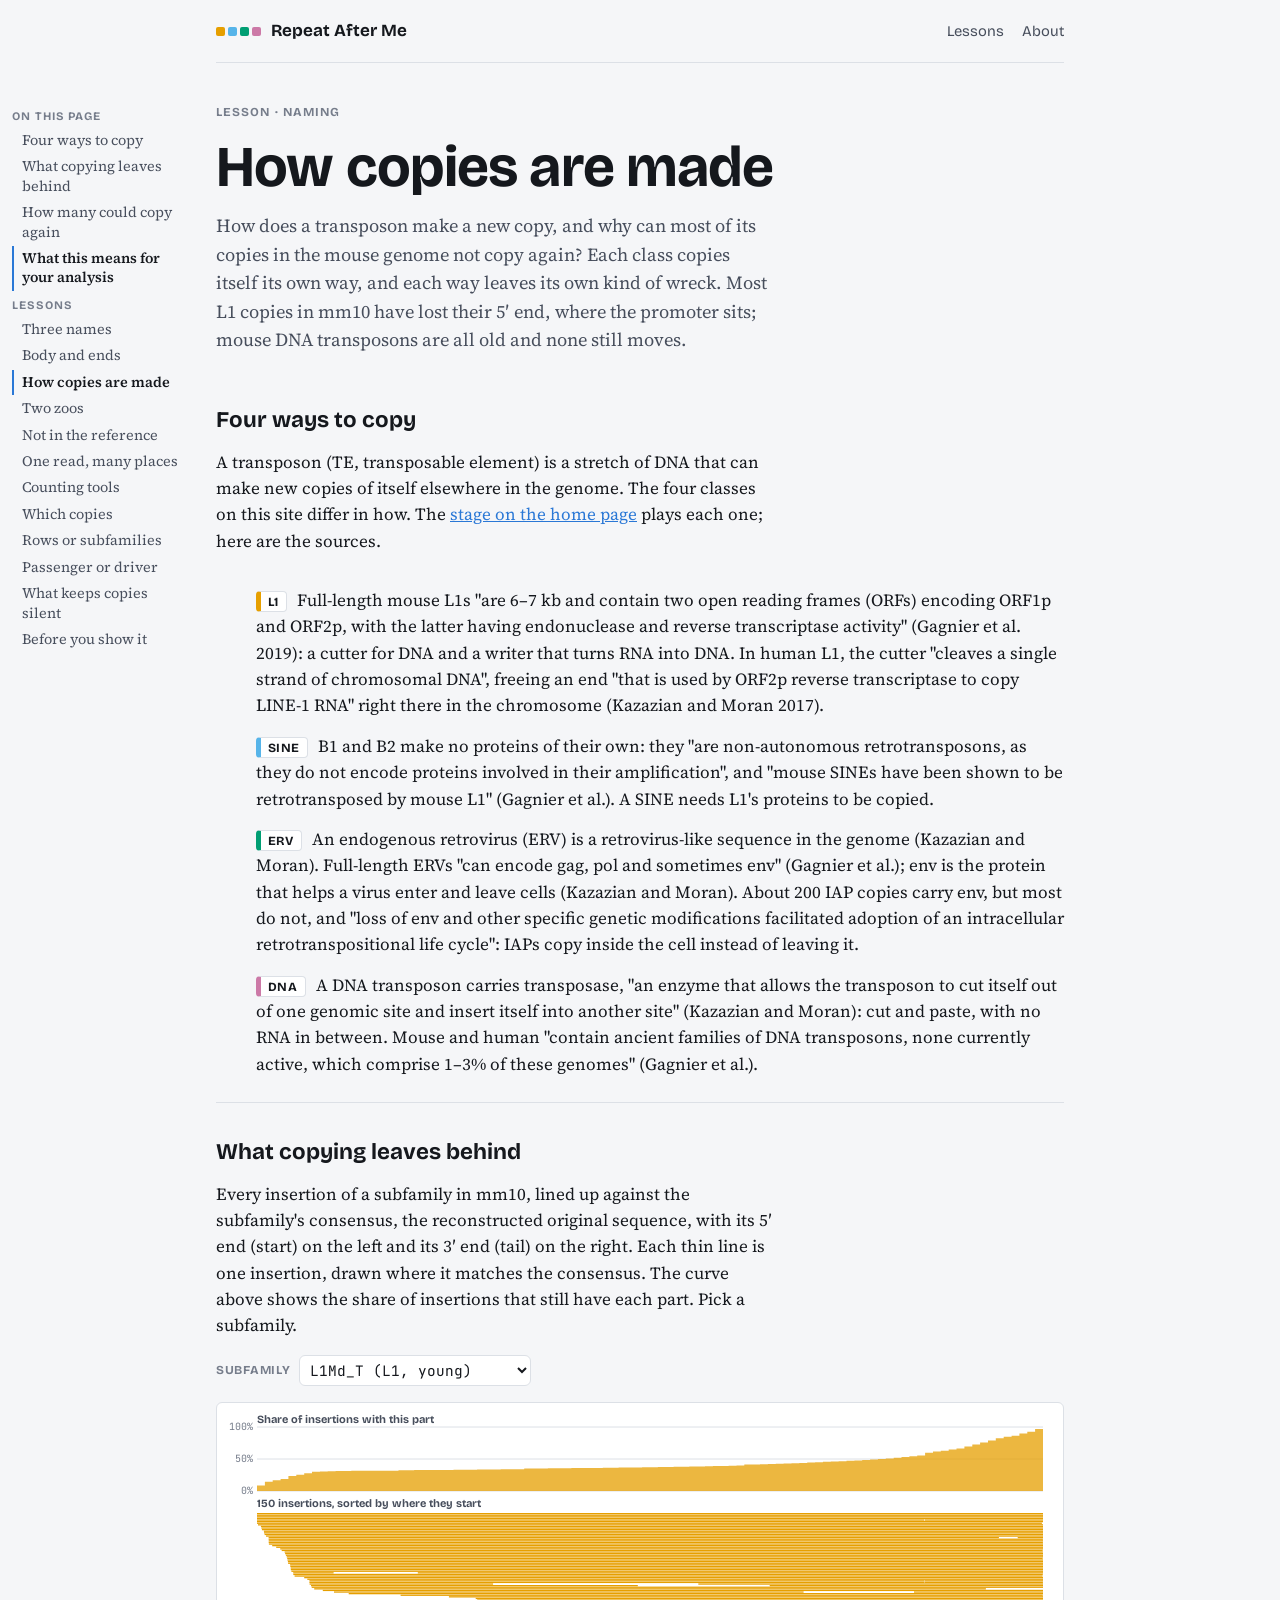
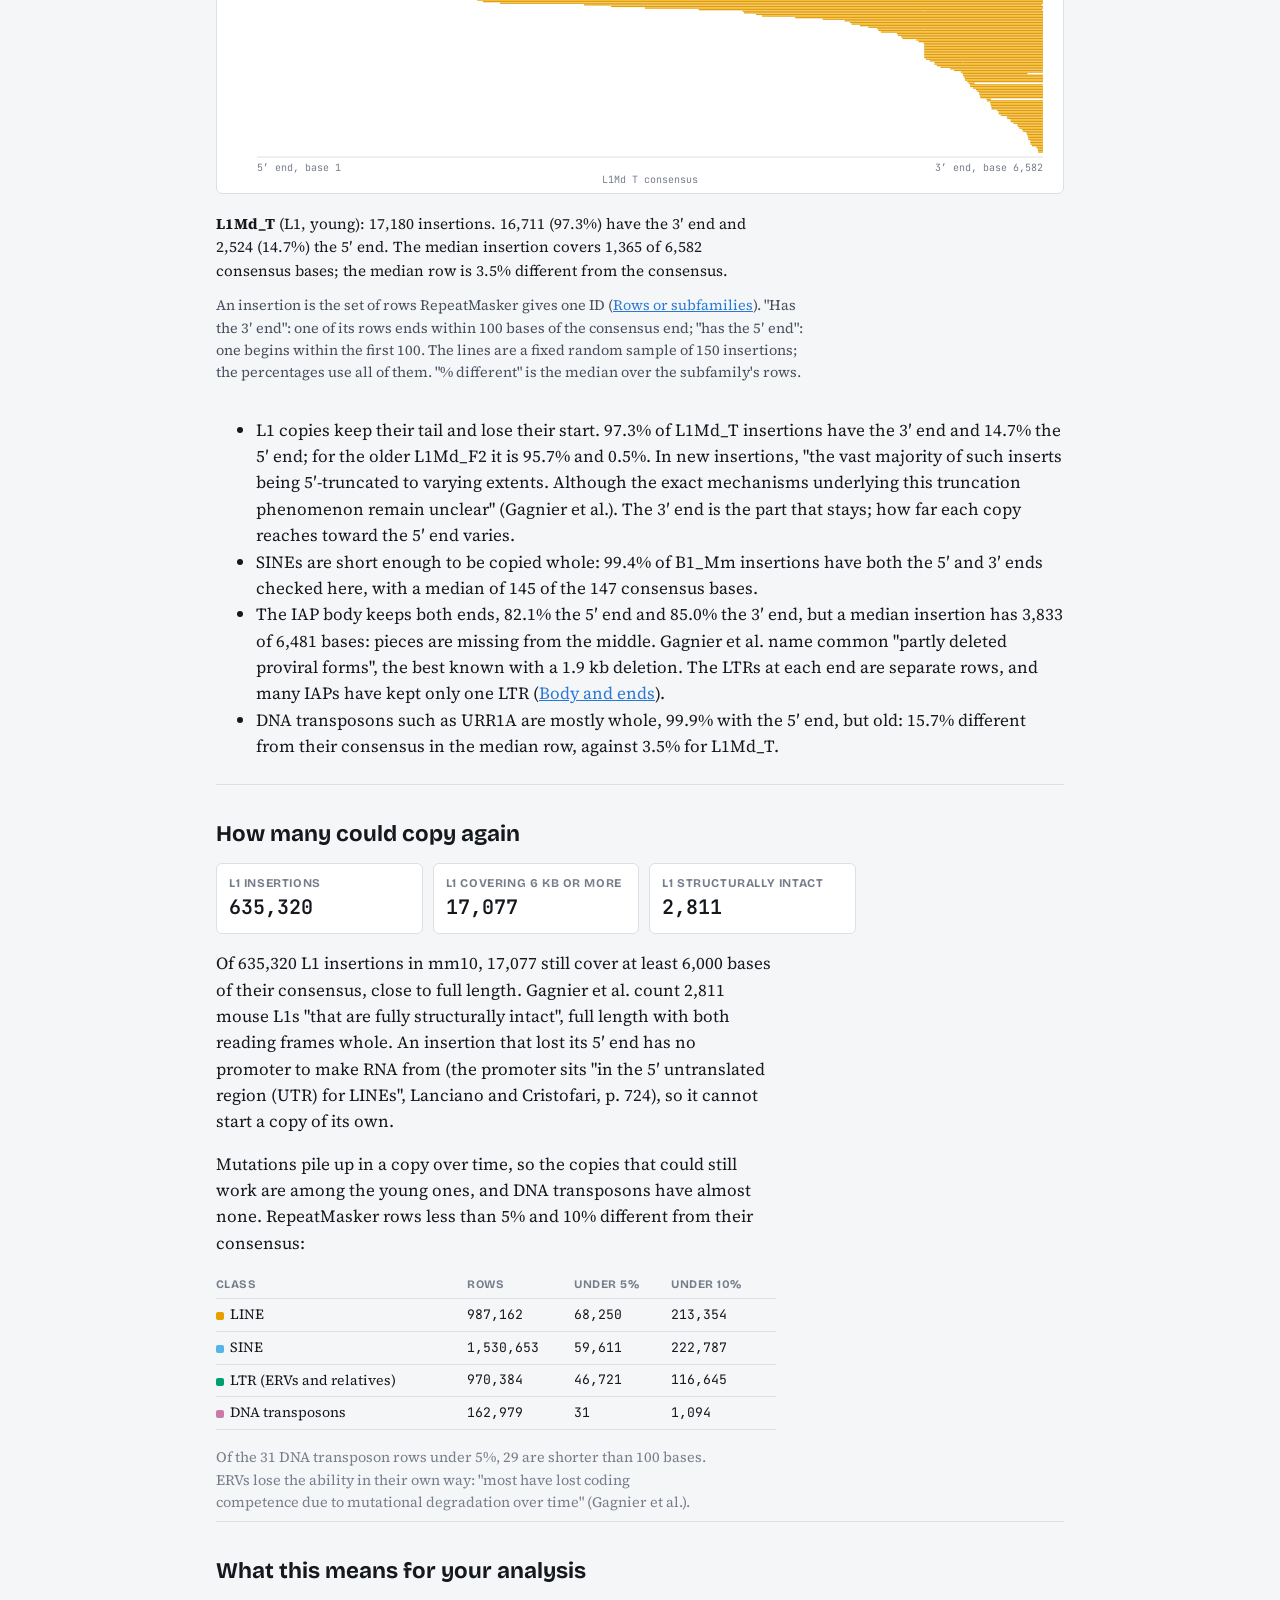
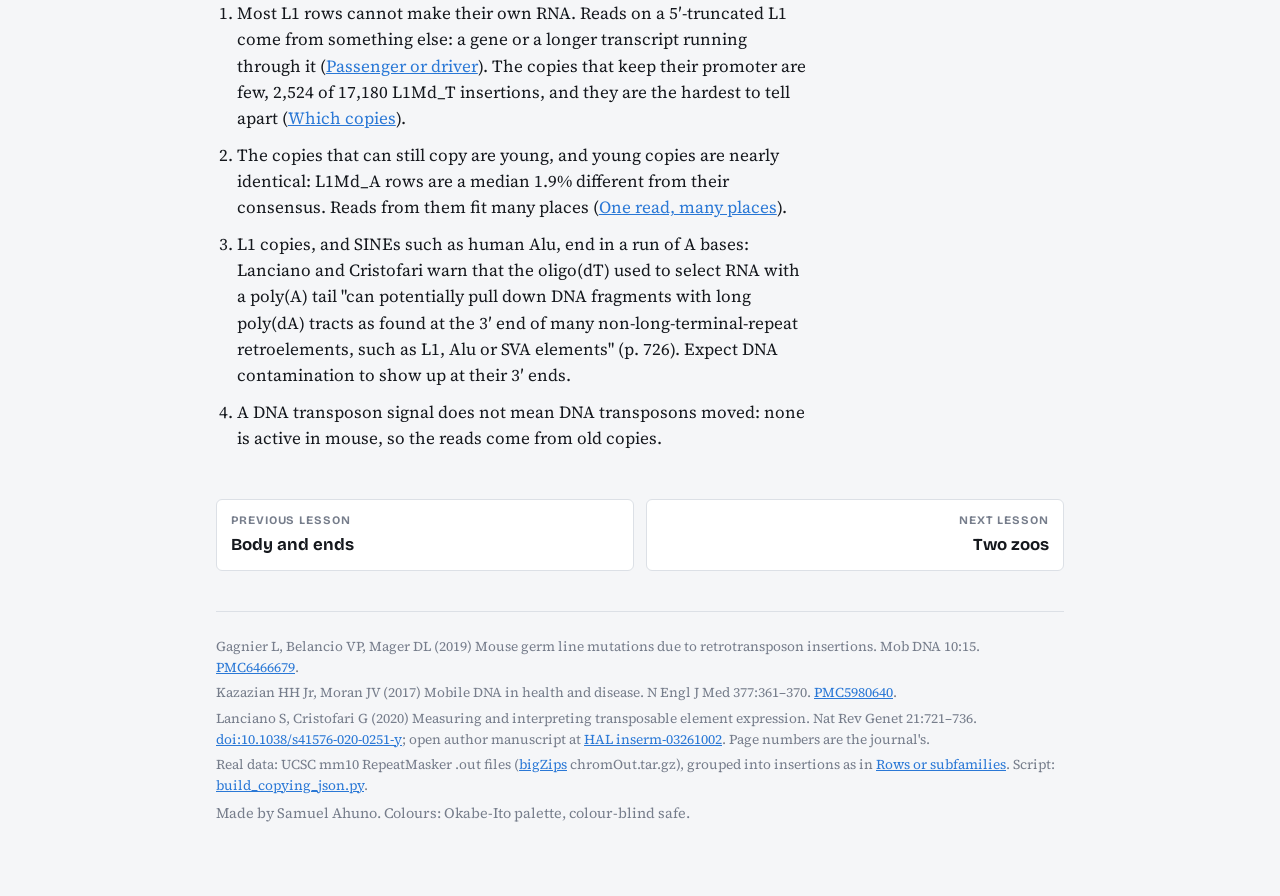
<file: copying.html>
<!doctype html>
<html lang="en">
<head>
<meta charset="utf-8">
<meta name="viewport" content="width=device-width, initial-scale=1, viewport-fit=cover">
<title>How Copies Are Made</title>
<meta name="description" content="How each class of transposon makes a new copy, and what each way of copying leaves in the mouse genome: L1 copies without their 5′ end, short whole SINEs, ERV bodies missing their middle, and old DNA transposons.">
<link rel="preconnect" href="https://fonts.googleapis.com">
<link rel="preconnect" href="https://fonts.gstatic.com" crossorigin>
<link rel="stylesheet" href="https://fonts.googleapis.com/css2?family=Bricolage+Grotesque:opsz,wght@12..96,500;12..96,700&family=Source+Serif+4:ital,opsz,wght@0,8..60,400;0,8..60,600;1,8..60,400&family=JetBrains+Mono:wght@400;600&display=swap">
<link rel="stylesheet" href="assets/site.css?v=513387c1">
<link rel="stylesheet" href="assets/names.css?v=3e422b49">
<link rel="stylesheet" href="assets/multimap.css?v=a5e22a4e">
<link rel="stylesheet" href="assets/copying.css?v=7146009f">
<script src="data/copying.js?v=5ae19a0c" defer></script>
<script src="assets/copying.js?v=8eba9599" defer></script>
<script src="assets/lessonnav.js?v=9f5b4a0c" defer></script>
</head>
<body>
<div class="wrap">

<nav class="nav" aria-label="Site">
  <a class="brand" href="./" aria-label="Repeat After Me, home">
    <span class="dots" aria-hidden="true"><i class="LINE"></i><i class="SINE"></i><i class="LTR"></i><i class="DNA"></i></span>
    Repeat After Me
  </a>
  <ul>
    <li><a href="./#lessons">Lessons</a></li>
    <li><a href="./#about">About</a></li>
  </ul>
</nav>

<header class="lesson">
  <div class="eyebrow">Lesson · Naming</div>
  <h1>How copies are made</h1>
  <p class="lede">How does a transposon make a new copy, and why can most of its copies in the mouse genome not copy again? Each class copies itself its own way, and each way leaves its own kind of wreck. Most L1 copies in mm10 have lost their 5′ end, where the promoter sits; mouse DNA transposons are all old and none still moves.</p>
</header>

<section id="how">
  <h2>Four ways to copy</h2>
  <p>A transposon (TE, transposable element) is a stretch of DNA that can make new copies of itself elsewhere in the genome. The four classes on this site differ in how. The <a href="./#classes">stage on the home page</a> plays each one; here are the sources.</p>
  <ul class="picklist ways">
    <li><span class="cl LINE">L1</span> Full-length mouse L1s "are 6–7 kb and contain two open reading frames (ORFs) encoding ORF1p and ORF2p, with the latter having endonuclease and reverse transcriptase activity" (Gagnier et al. 2019): a cutter for DNA and a writer that turns RNA into DNA. In human L1, the cutter "cleaves a single strand of chromosomal DNA", freeing an end "that is used by ORF2p reverse transcriptase to copy LINE-1 RNA" right there in the chromosome (Kazazian and Moran 2017).</li>
    <li><span class="cl SINE">SINE</span> B1 and B2 make no proteins of their own: they "are non-autonomous retrotransposons, as they do not encode proteins involved in their amplification", and "mouse SINEs have been shown to be retrotransposed by mouse L1" (Gagnier et al.). A SINE needs L1's proteins to be copied.</li>
    <li><span class="cl LTR">ERV</span> An endogenous retrovirus (ERV) is a retrovirus-like sequence in the genome (Kazazian and Moran). Full-length ERVs "can encode gag, pol and sometimes env" (Gagnier et al.); env is the protein that helps a virus enter and leave cells (Kazazian and Moran). About 200 IAP copies carry env, but most do not, and "loss of env and other specific genetic modifications facilitated adoption of an intracellular retrotranspositional life cycle": IAPs copy inside the cell instead of leaving it.</li>
    <li><span class="cl DNA">DNA</span> A DNA transposon carries transposase, "an enzyme that allows the transposon to cut itself out of one genomic site and insert itself into another site" (Kazazian and Moran): cut and paste, with no RNA in between. Mouse and human "contain ancient families of DNA transposons, none currently active, which comprise 1–3% of these genomes" (Gagnier et al.).</li>
  </ul>
</section>

<section id="left">
  <h2>What copying leaves behind</h2>
  <p>Every insertion of a subfamily in mm10, lined up against the subfamily's consensus, the reconstructed original sequence, with its 5′ end (start) on the left and its 3′ end (tail) on the right. Each thin line is one insertion, drawn where it matches the consensus. The curve above shows the share of insertions that still have each part. Pick a subfamily.</p>
  <label class="pick"><span class="lab">Subfamily</span> <select id="subpick" aria-label="Subfamily"></select></label>
  <figure class="ice">
    <div class="icebox"><svg id="stacksvg" role="img" aria-label="For the picked subfamily: above, the share of insertions that cover each part of the consensus; below, 150 sampled insertions as lines along the consensus. The sentence below gives the numbers."></svg></div>
    <p class="sread" id="sread" aria-live="polite"></p>
    <figcaption>An insertion is the set of rows RepeatMasker gives one ID (<a href="units.html">Rows or subfamilies</a>). "Has the 3′ end": one of its rows ends within 100 bases of the consensus end; "has the 5′ end": one begins within the first 100. The lines are a fixed random sample of 150 insertions; the percentages use all of them. "% different" is the median over the subfamily's rows.</figcaption>
  </figure>
  <noscript><p>This figure needs JavaScript.</p></noscript>
  <ul class="picklist">
    <li>L1 copies keep their tail and lose their start. 97.3% of L1Md_T insertions have the 3′ end and 14.7% the 5′ end; for the older L1Md_F2 it is 95.7% and 0.5%. In new insertions, "the vast majority of such inserts being 5′-truncated to varying extents. Although the exact mechanisms underlying this truncation phenomenon remain unclear" (Gagnier et al.). The 3′ end is the part that stays; how far each copy reaches toward the 5′ end varies.</li>
    <li>SINEs are short enough to be copied whole: 99.4% of B1_Mm insertions have both the 5′ and 3′ ends checked here, with a median of 145 of the 147 consensus bases.</li>
    <li>The IAP body keeps both ends, 82.1% the 5′ end and 85.0% the 3′ end, but a median insertion has 3,833 of 6,481 bases: pieces are missing from the middle. Gagnier et al. name common "partly deleted proviral forms", the best known with a 1.9 kb deletion. The LTRs at each end are separate rows, and many IAPs have kept only one LTR (<a href="ltr.html">Body and ends</a>).</li>
    <li>DNA transposons such as URR1A are mostly whole, 99.9% with the 5′ end, but old: 15.7% different from their consensus in the median row, against 3.5% for L1Md_T.</li>
  </ul>
</section>

<section id="again">
  <h2>How many could copy again</h2>
  <div class="cstats">
    <div class="cstat"><div class="k">L1 insertions</div><div class="v" data-stat="l1">635,320</div></div>
    <div class="cstat"><div class="k">L1 covering 6 kb or more</div><div class="v" data-stat="l1long">17,077</div></div>
    <div class="cstat"><div class="k">L1 structurally intact</div><div class="v">2,811</div></div>
  </div>
  <p>Of 635,320 L1 insertions in mm10, 17,077 still cover at least 6,000 bases of their consensus, close to full length. Gagnier et al. count 2,811 mouse L1s "that are fully structurally intact", full length with both reading frames whole. An insertion that lost its 5′ end has no promoter to make RNA from (the promoter sits "in the 5′ untranslated region (UTR) for LINEs", Lanciano and Cristofari, p. 724), so it cannot start a copy of its own.</p>
  <p>Mutations pile up in a copy over time, so the copies that could still work are among the young ones, and DNA transposons have almost none. RepeatMasker rows less than 5% and 10% different from their consensus:</p>
  <div class="tw"><table class="young" id="youngtable" aria-label="Rows under 5% and 10% different from consensus, by class"></table></div>
  <p class="muted" style="font-size:0.9rem">Of the 31 DNA transposon rows under 5%, 29 are shorter than 100 bases. ERVs lose the ability in their own way: "most have lost coding competence due to mutational degradation over time" (Gagnier et al.).</p>
</section>

<section id="means">
  <h2>What this means for your analysis</h2>
  <ol class="fixlist">
    <li>Most L1 rows cannot make their own RNA. Reads on a 5′-truncated L1 come from something else: a gene or a longer transcript running through it (<a href="passenger.html">Passenger or driver</a>). The copies that keep their promoter are few, 2,524 of 17,180 L1Md_T insertions, and they are the hardest to tell apart (<a href="copies.html">Which copies</a>).</li>
    <li>The copies that can still copy are young, and young copies are nearly identical: L1Md_A rows are a median 1.9% different from their consensus. Reads from them fit many places (<a href="multimap.html">One read, many places</a>).</li>
    <li>L1 copies, and SINEs such as human Alu, end in a run of A bases: Lanciano and Cristofari warn that the oligo(dT) used to select RNA with a poly(A) tail "can potentially pull down DNA fragments with long poly(dA) tracts as found at the 3′ end of many non-long-terminal-repeat retroelements, such as L1, Alu or SVA elements" (p. 726). Expect DNA contamination to show up at their 3′ ends.</li>
    <li>A DNA transposon signal does not mean DNA transposons moved: none is active in mouse, so the reads come from old copies.</li>
  </ol>
</section>

<footer>
  <div class="sources" id="sources">
    <div>Gagnier L, Belancio VP, Mager DL (2019) Mouse germ line mutations due to retrotransposon insertions. Mob DNA 10:15. <a href="https://pmc.ncbi.nlm.nih.gov/articles/PMC6466679/">PMC6466679</a>.</div>
    <div>Kazazian HH Jr, Moran JV (2017) Mobile DNA in health and disease. N Engl J Med 377:361–370. <a href="https://pmc.ncbi.nlm.nih.gov/articles/PMC5980640/">PMC5980640</a>.</div>
    <div>Lanciano S, Cristofari G (2020) Measuring and interpreting transposable element expression. Nat Rev Genet 21:721–736. <a href="https://doi.org/10.1038/s41576-020-0251-y">doi:10.1038/s41576-020-0251-y</a>; open author manuscript at <a href="https://inserm.hal.science/inserm-03261002">HAL inserm-03261002</a>. Page numbers are the journal's.</div>
    <div>Real data: UCSC mm10 RepeatMasker .out files (<a href="https://hgdownload.soe.ucsc.edu/goldenPath/mm10/bigZips/">bigZips</a> chromOut.tar.gz), grouped into insertions as in <a href="units.html">Rows or subfamilies</a>. Script: <a href="prep/q3/build_copying_json.py">build_copying_json.py</a>.</div>
  </div>
  <div>Made by Samuel Ahuno. Colours: Okabe-Ito palette, colour-blind safe.</div>
</footer>

</div>
</body>
</html>
</file>
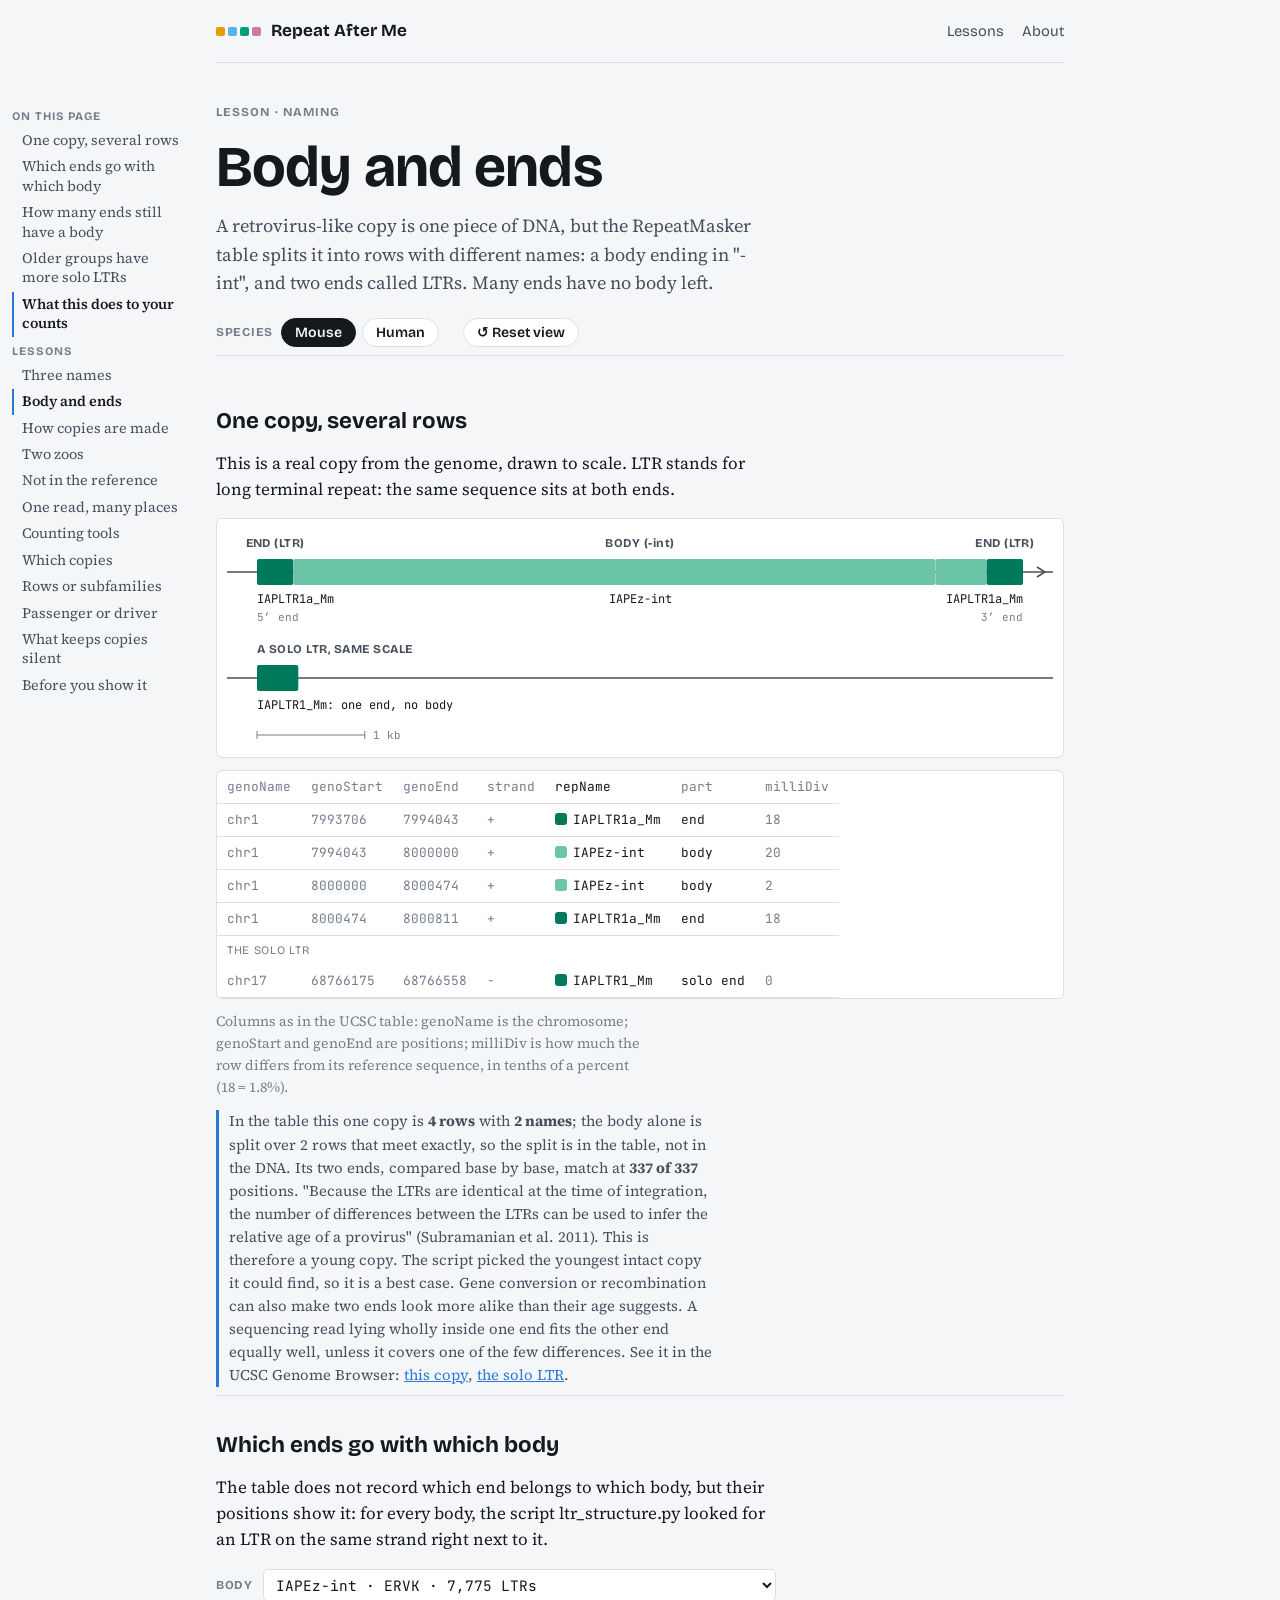
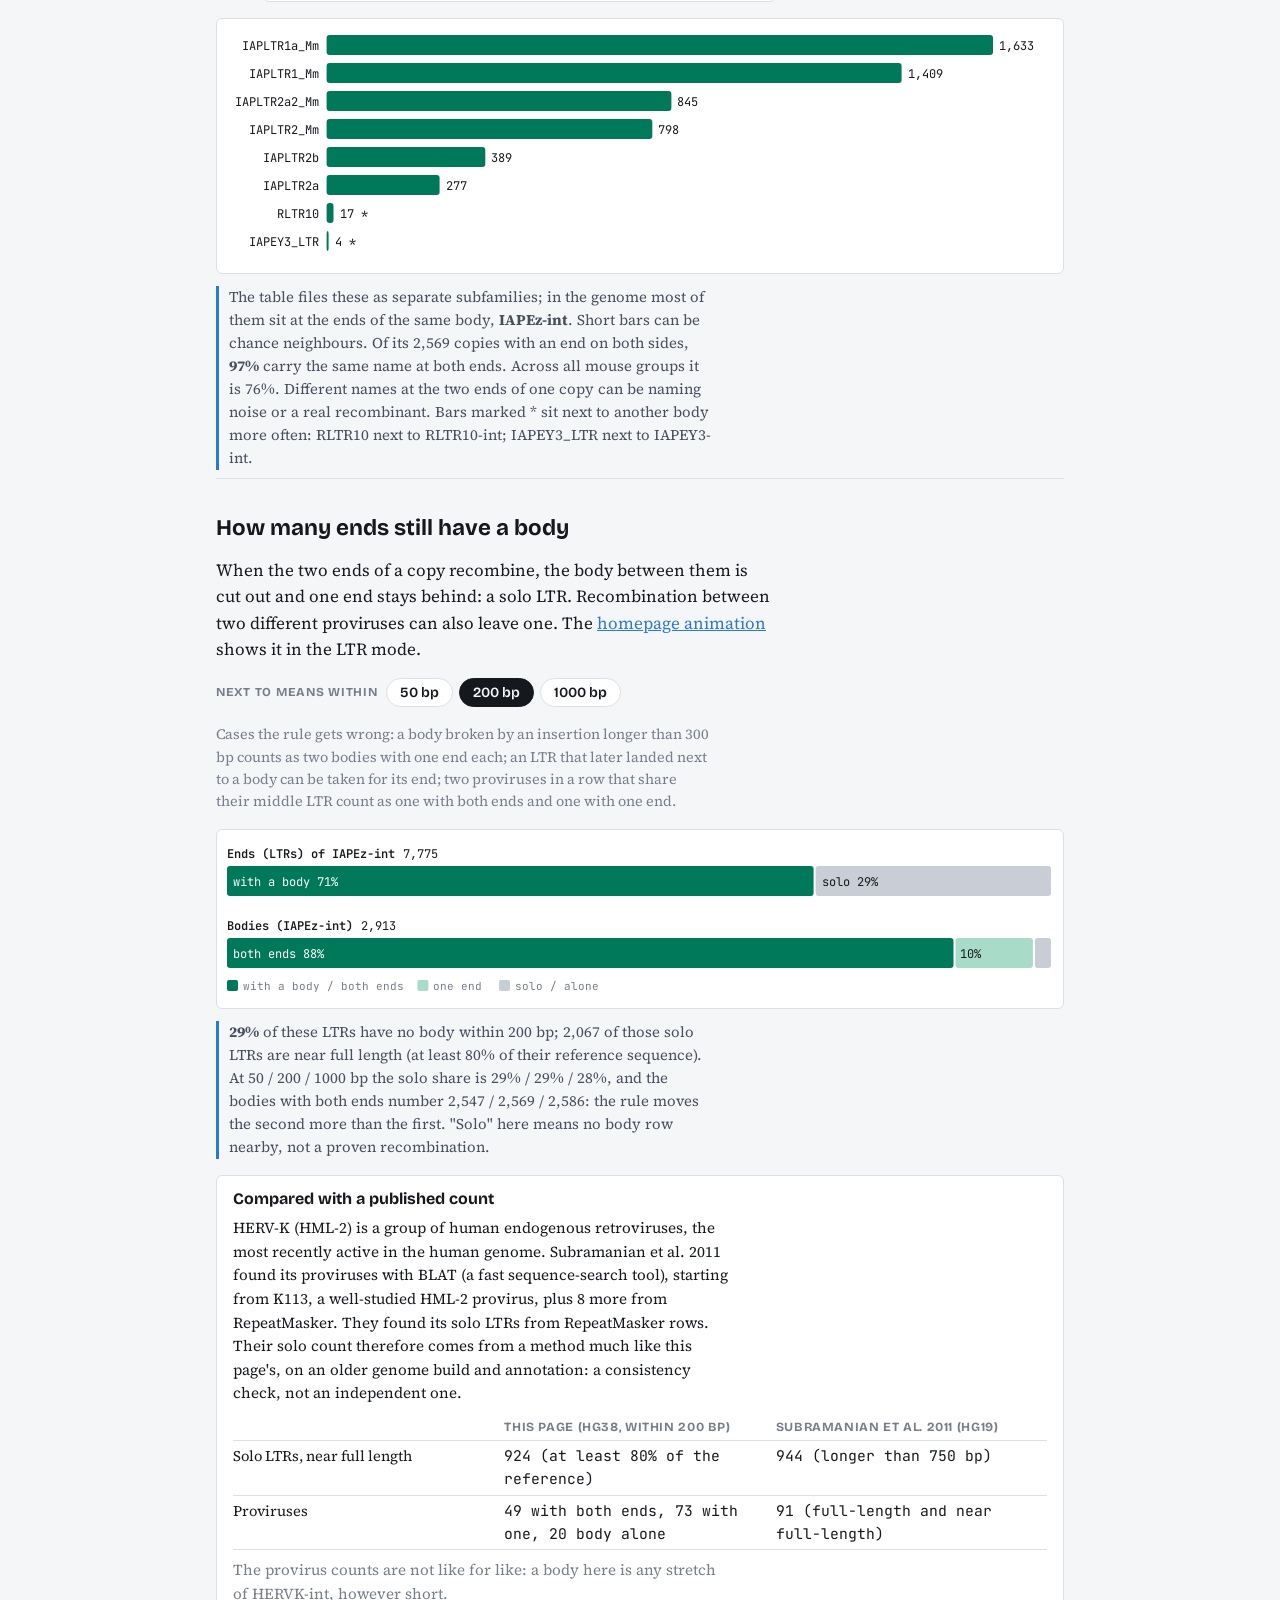
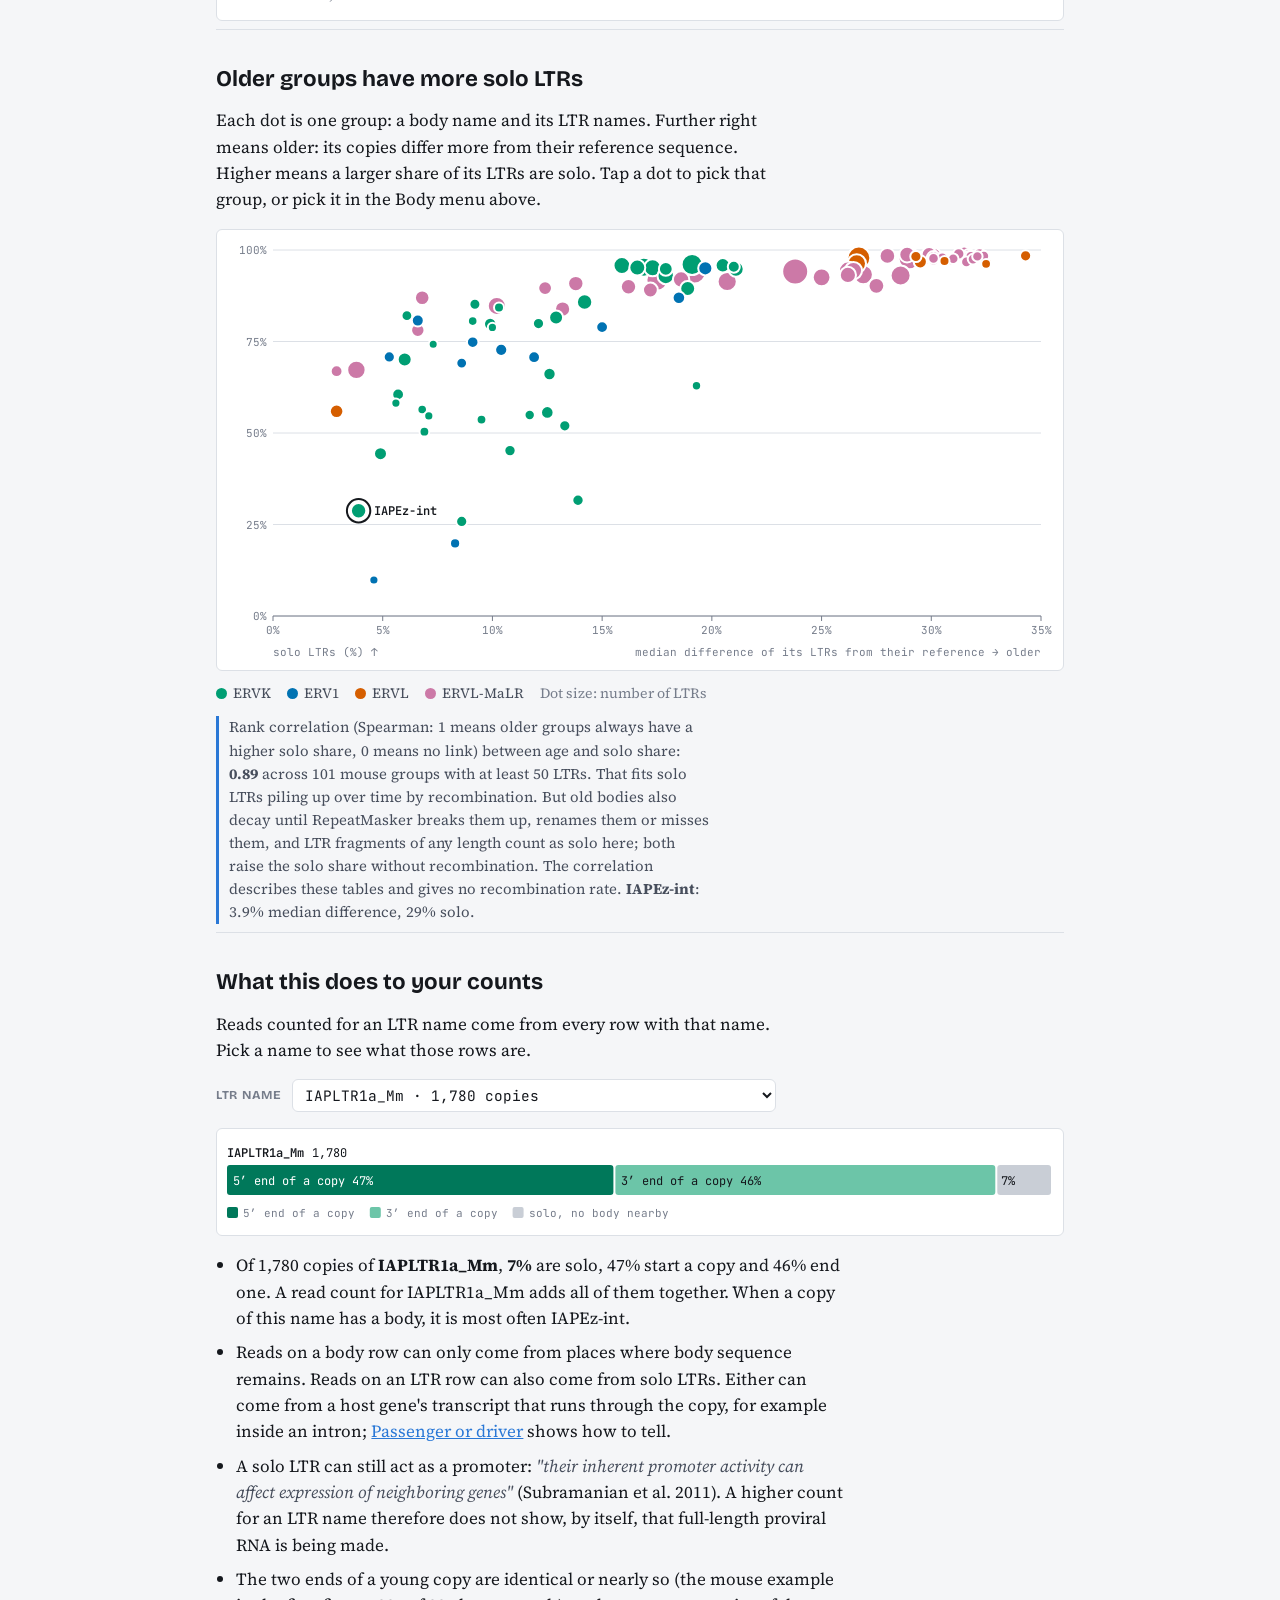
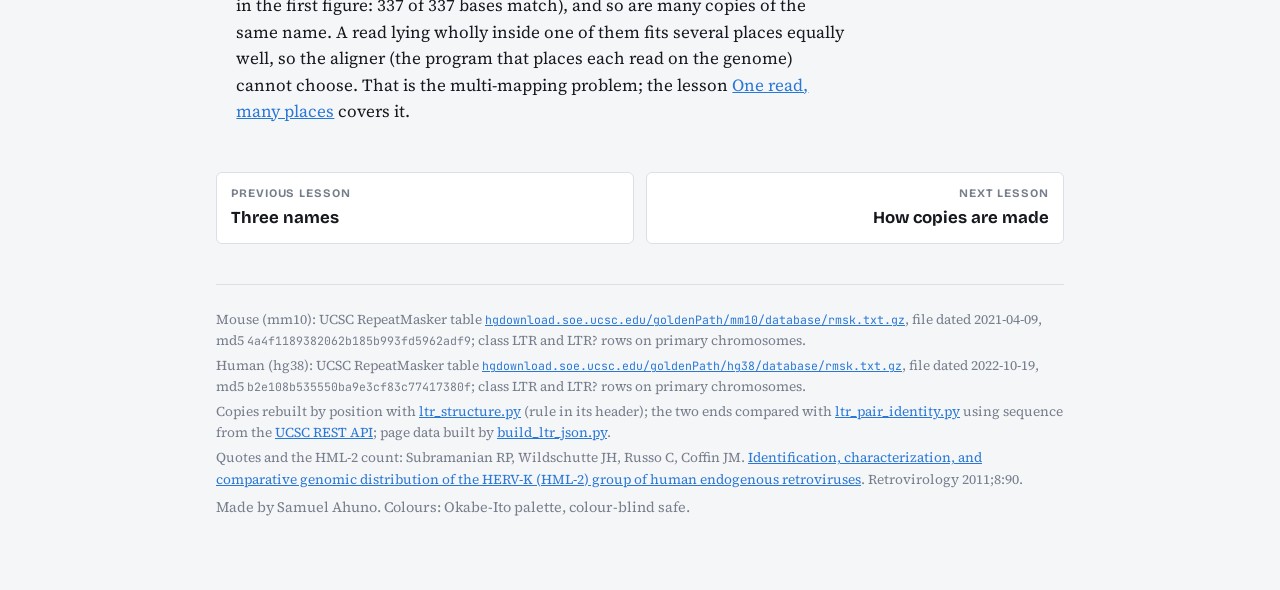
<file: ltr.html>
<!doctype html>
<html lang="en">
<head>
<meta charset="utf-8">
<meta name="viewport" content="width=device-width, initial-scale=1, viewport-fit=cover">
<title>Body and Ends</title>
<meta name="description" content="RepeatMasker files a retrovirus-like copy as a body (-int) and two ends (LTRs) with separate names. Rebuilt from the real mouse and human genomes: which ends go with which body, and how many ends have lost their body.">
<link rel="preconnect" href="https://fonts.googleapis.com">
<link rel="preconnect" href="https://fonts.gstatic.com" crossorigin>
<link rel="stylesheet" href="https://fonts.googleapis.com/css2?family=Bricolage+Grotesque:opsz,wght@12..96,500;12..96,700&family=Source+Serif+4:ital,opsz,wght@0,8..60,400;0,8..60,600;1,8..60,400&family=JetBrains+Mono:wght@400;600&display=swap">
<link rel="stylesheet" href="assets/site.css?v=513387c1">
<link rel="stylesheet" href="assets/names.css?v=3e422b49">
<link rel="stylesheet" href="assets/ltr.css?v=d66aea80">
<script src="data/names.js?v=2d271042" defer></script>
<script src="data/ltr.js?v=02200172" defer></script>
<script src="assets/ltr.js?v=467981c1" defer></script>
<script src="assets/lessonnav.js?v=9f5b4a0c" defer></script>
</head>
<body>
<div class="wrap">

<nav class="nav" aria-label="Site">
  <a class="brand" href="./" aria-label="Repeat After Me, home">
    <span class="dots" aria-hidden="true"><i class="LINE"></i><i class="SINE"></i><i class="LTR"></i><i class="DNA"></i></span>
    Repeat After Me
  </a>
  <ul>
    <li><a href="./#lessons">Lessons</a></li>
    <li><a href="./#about">About</a></li>
  </ul>
</nav>

<header class="lesson">
  <div class="eyebrow">Lesson · Naming</div>
  <h1>Body and ends</h1>
  <p class="lede">A retrovirus-like copy is one piece of DNA, but the RepeatMasker table splits it into rows with different names: a body ending in "-int", and two ends called LTRs. Many ends have no body left.</p>
  <div class="controls stickybar">
    <div class="seg" role="group" aria-label="Species">
      <span class="lab">Species</span>
      <button type="button" data-sp="mouse" aria-pressed="true">Mouse</button>
      <button type="button" data-sp="human" aria-pressed="false">Human</button>
    </div>
    <button type="button" class="reset" id="reset" title="Back to the start">↺ Reset view</button>
  </div>
</header>

<section id="copy">
  <h2>One copy, several rows</h2>
  <p>This is a real copy from the genome, drawn to scale. LTR stands for long terminal repeat: the same sequence sits at both ends.</p>
  <figure class="ice">
    <div class="icebox"><svg id="copysvg" class="chart" role="img" aria-label="A real provirus drawn to scale: an LTR, the body, and a second LTR, with a solo LTR below on the same scale."></svg></div>
    <div class="rawwrap"><table class="raw rows" id="copyrows" aria-label="The RepeatMasker rows for this copy"></table></div>
    <p class="muted" style="font-size:0.88rem">Columns as in the UCSC table: genoName is the chromosome; genoStart and genoEnd are positions; milliDiv is how much the row differs from its reference sequence, in tenths of a percent (18 = 1.8%).</p>
    <p class="note" id="copynote"></p>
  </figure>
</section>

<section id="pairs">
  <h2>Which ends go with which body</h2>
  <p>The table does not record which end belongs to which body, but their positions show it: for every body, the script ltr_structure.py looked for an LTR on the same strand right next to it.</p>
  <div class="controls">
    <label class="seg"><span class="lab">Body</span> <select id="bodypick"></select></label>
  </div>
  <figure class="ice">
    <div class="icebox"><svg id="flanksvg" class="chart" role="img" aria-label="Bar chart: how often each LTR name sits next to the chosen body."></svg></div>
    <p class="note" id="flanknote"></p>
  </figure>
</section>

<section id="solo">
  <h2>How many ends still have a body</h2>
  <p>When the two ends of a copy recombine, the body between them is cut out and one end stays behind: a solo LTR. Recombination between two different proviruses can also leave one. The <a href="./#classes">homepage animation</a> shows it in the LTR mode.</p>
  <div class="controls">
    <div class="seg" role="group" aria-label="Distance rule">
      <span class="lab">Next to means within</span>
      <button type="button" data-d="50" aria-pressed="false">50 bp</button>
      <button type="button" data-d="200" aria-pressed="true">200 bp</button>
      <button type="button" data-d="1000" aria-pressed="false">1000 bp</button>
    </div>
  </div>
  <p class="muted" style="font-size:0.9rem">Cases the rule gets wrong: a body broken by an insertion longer than 300 bp counts as two bodies with one end each; an LTR that later landed next to a body can be taken for its end; two proviruses in a row that share their middle LTR count as one with both ends and one with one end.</p>
  <figure class="ice">
    <div class="icebox"><svg id="solosvg" class="chart" role="img" aria-label="Two stacked bars for the chosen group: its LTRs split into with a body and solo, and its bodies split into both ends, one end, and alone."></svg></div>
    <p class="note" id="solonote"></p>
  </figure>
  <div class="check" id="check"></div>
</section>

<section id="age">
  <h2>Older groups have more solo LTRs</h2>
  <p>Each dot is one group: a body name and its LTR names. Further right means older: its copies differ more from their reference sequence. Higher means a larger share of its LTRs are solo. Tap a dot to pick that group, or pick it in the Body menu above.</p>
  <figure class="ice">
    <div class="icebox scatterbox"><svg id="agesvg" class="chart" role="img" aria-label="Scatter plot: each group's age against its share of solo LTRs. Older groups have more solo LTRs."></svg><div class="tip" id="agetip" hidden></div></div>
    <div class="legend" id="agelegend"></div>
    <p class="note" id="agenote"></p>
  </figure>
</section>

<section id="counts">
  <h2>What this does to your counts</h2>
  <p>Reads counted for an LTR name come from every row with that name. Pick a name to see what those rows are.</p>
  <div class="controls">
    <label class="seg"><span class="lab">LTR name</span> <select id="ltrpick"></select></label>
  </div>
  <figure class="ice">
    <div class="icebox"><svg id="rolesvg" class="chart" role="img" aria-label="One stacked bar: the copies of the chosen LTR name split into 5-prime end of a copy, 3-prime end of a copy, and solo."></svg></div>
  </figure>
  <ul class="takeaways" id="takeaways"></ul>
</section>

<footer>
  <div class="sources" id="sources"></div>
  <div>Made by Samuel Ahuno. Colours: Okabe-Ito palette, colour-blind safe.</div>
</footer>

</div>
</body>
</html>
</file>
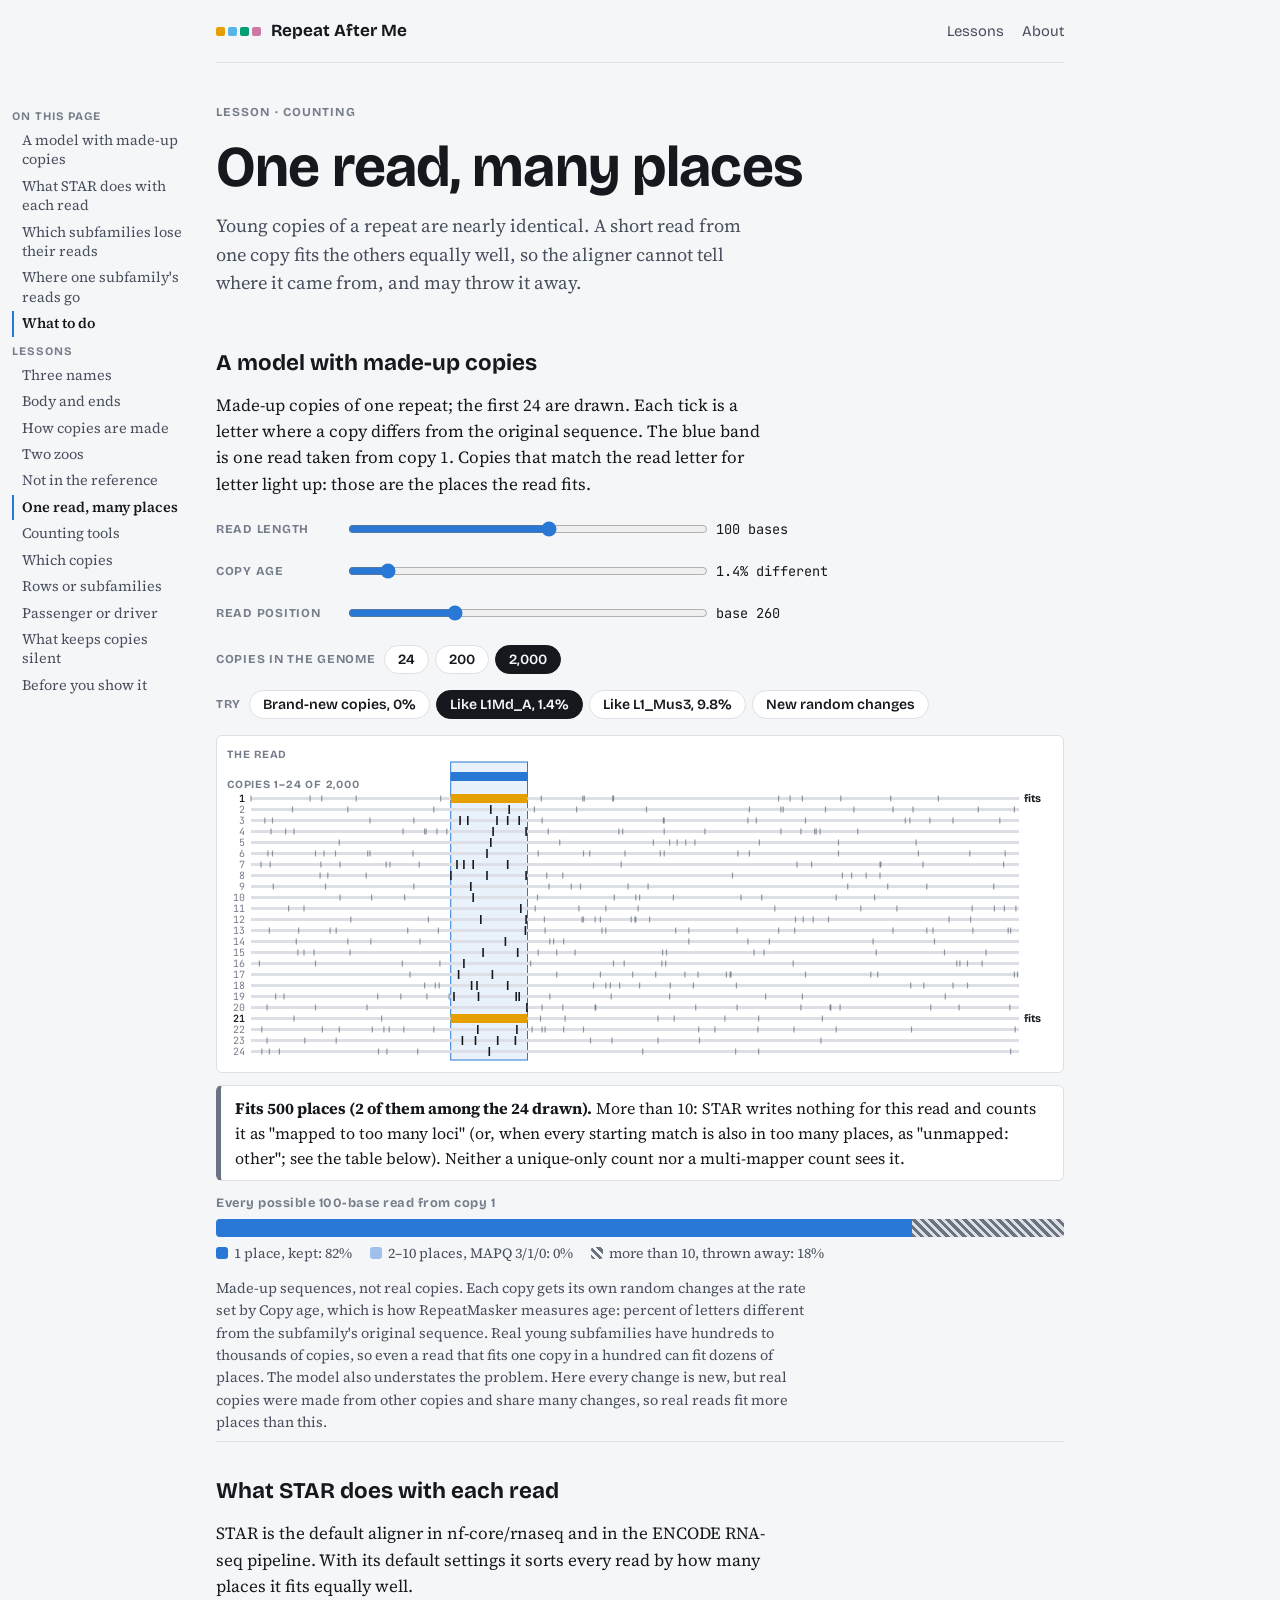
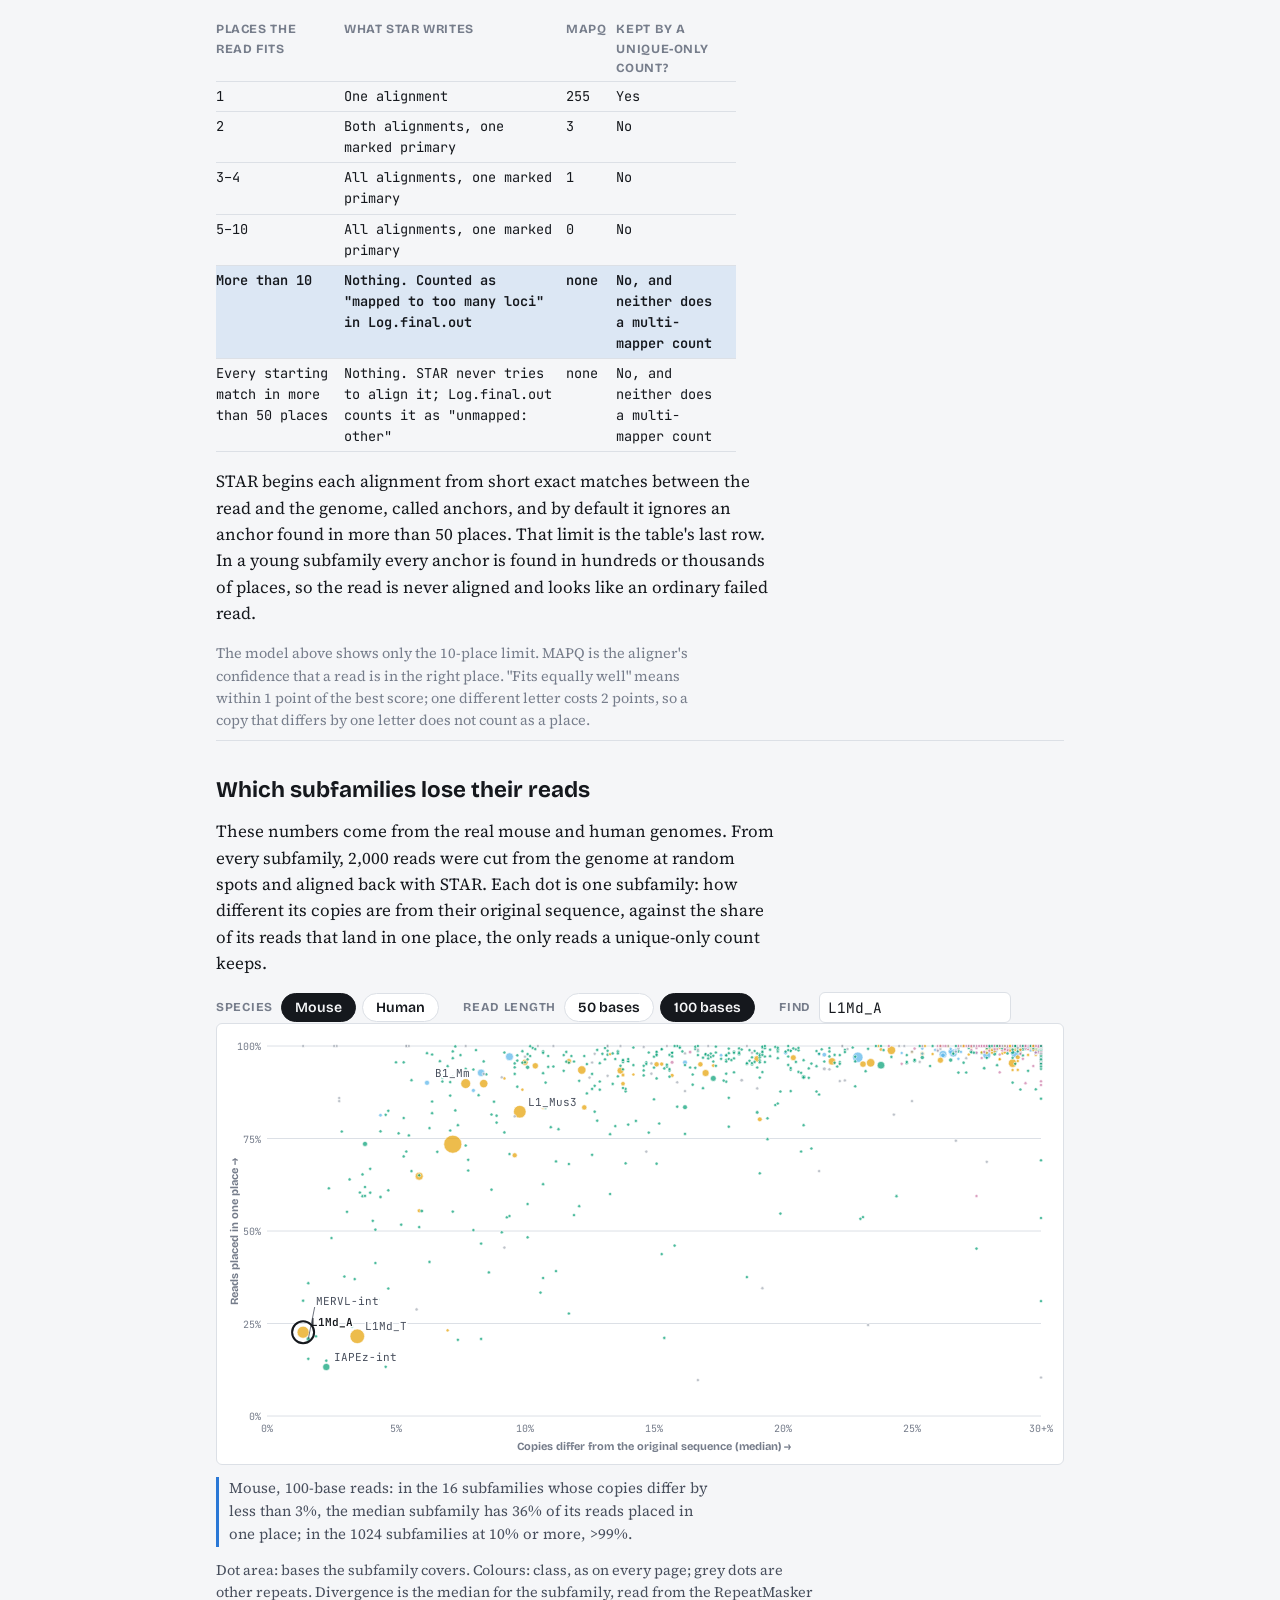
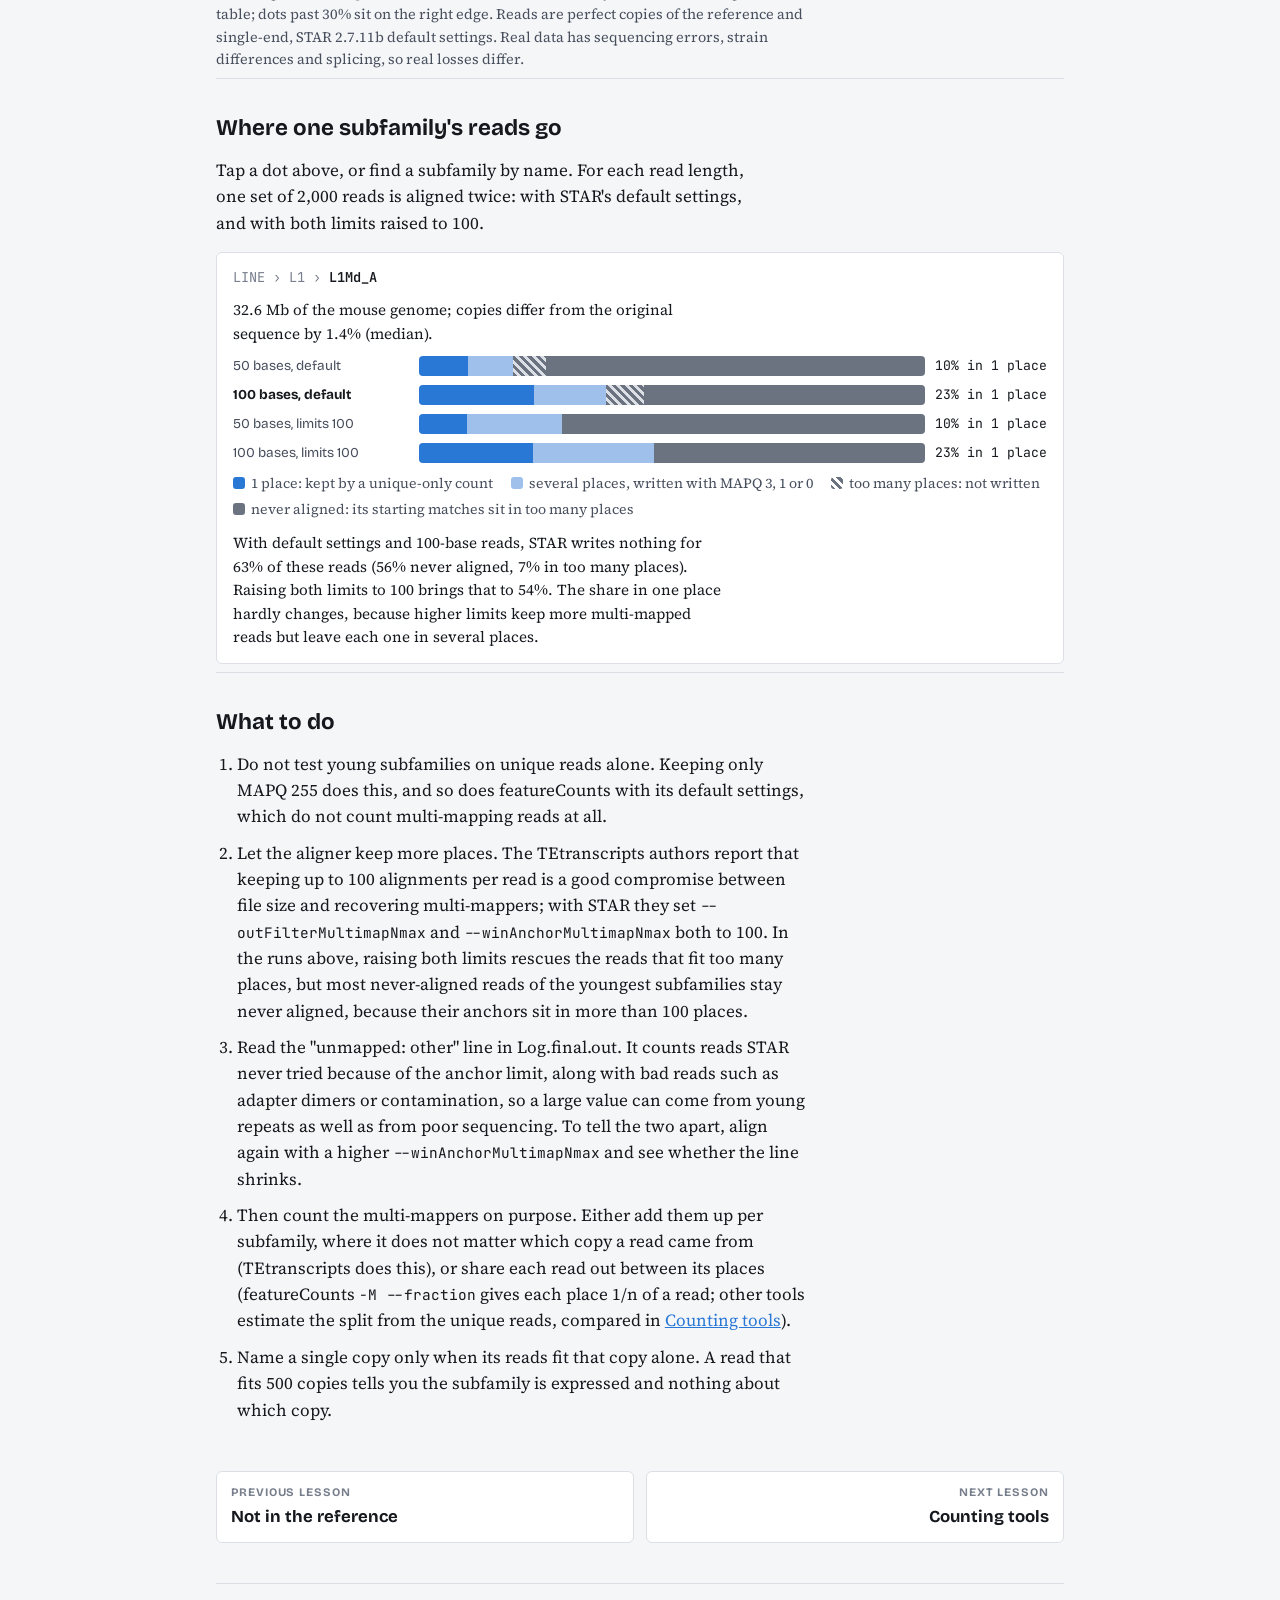
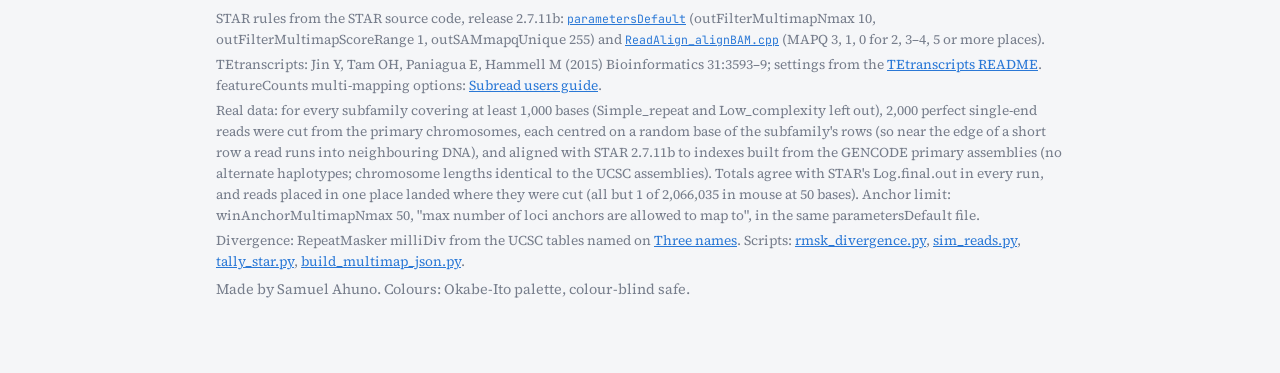
<file: multimap.html>
<!doctype html>
<html lang="en">
<head>
<meta charset="utf-8">
<meta name="viewport" content="width=device-width, initial-scale=1, viewport-fit=cover">
<title>One Read, Many Places</title>
<meta name="description" content="Why an aligner throws away reads from the youngest repeats: young copies are nearly identical, so a short read fits many places. A model and real numbers for mouse and human.">
<link rel="preconnect" href="https://fonts.googleapis.com">
<link rel="preconnect" href="https://fonts.gstatic.com" crossorigin>
<link rel="stylesheet" href="https://fonts.googleapis.com/css2?family=Bricolage+Grotesque:opsz,wght@12..96,500;12..96,700&family=Source+Serif+4:ital,opsz,wght@0,8..60,400;0,8..60,600;1,8..60,400&family=JetBrains+Mono:wght@400;600&display=swap">
<link rel="stylesheet" href="assets/site.css?v=513387c1">
<link rel="stylesheet" href="assets/names.css?v=3e422b49">
<link rel="stylesheet" href="assets/multimap.css?v=a5e22a4e">
<script src="data/multimap.js?v=ebe6c884" defer></script>
<script src="assets/multimap.js?v=1891c90f" defer></script>
<script src="assets/lessonnav.js?v=9f5b4a0c" defer></script>
</head>
<body>
<div class="wrap">

<nav class="nav" aria-label="Site">
  <a class="brand" href="./" aria-label="Repeat After Me, home">
    <span class="dots" aria-hidden="true"><i class="LINE"></i><i class="SINE"></i><i class="LTR"></i><i class="DNA"></i></span>
    Repeat After Me
  </a>
  <ul>
    <li><a href="./#lessons">Lessons</a></li>
    <li><a href="./#about">About</a></li>
  </ul>
</nav>

<header class="lesson">
  <div class="eyebrow">Lesson · Counting</div>
  <h1>One read, many places</h1>
  <p class="lede">Young copies of a repeat are nearly identical. A short read from one copy fits the others equally well, so the aligner cannot tell where it came from, and may throw it away.</p>
</header>

<section id="model">
  <h2>A model with made-up copies</h2>
  <p>Made-up copies of one repeat; the first 24 are drawn. Each tick is a letter where a copy differs from the original sequence. The blue band is one read taken from copy 1. Copies that match the read letter for letter light up: those are the places the read fits.</p>
  <div class="mm-controls">
    <label class="mm-range"><span class="lab">Read length</span><input type="range" id="len" min="36" max="150" step="1" value="100"><output id="lenout">100 bases</output></label>
    <label class="mm-range"><span class="lab">Copy age</span><input type="range" id="div" min="0" max="15" step="0.1" value="1.4"><output id="divout">1.4% different</output></label>
    <label class="mm-range"><span class="lab">Read position</span><input type="range" id="pos" min="0" max="900" step="1" value="260"><output id="posout">base 260</output></label>
  </div>
  <div class="seg presets" role="group" aria-label="Copies in the genome">
    <span class="lab">Copies in the genome</span>
    <button type="button" data-n="24">24</button>
    <button type="button" data-n="200">200</button>
    <button type="button" data-n="2000">2,000</button>
  </div>
  <div class="seg presets" role="group" aria-label="Copy age examples">
    <span class="lab">Try</span>
    <button type="button" data-div="0">Brand-new copies, 0%</button>
    <button type="button" data-div="1.4">Like L1Md_A, 1.4%</button>
    <button type="button" data-div="9.8">Like L1_Mus3, 9.8%</button>
    <button type="button" id="shuffle">New random changes</button>
  </div>
  <figure class="ice">
    <div class="icebox"><svg id="copies" class="ice" role="img" aria-label="Twenty-four copies of one repeat drawn as rows. A band marks where the read sits; copies that match the read exactly are coloured."></svg></div>
    <div class="verdict" id="verdict" aria-live="polite"></div>
    <div class="sweep" id="sweep"></div>
    <figcaption>Made-up sequences, not real copies. Each copy gets its own random changes at the rate set by Copy age, which is how RepeatMasker measures age: percent of letters different from the subfamily's original sequence. Real young subfamilies have hundreds to thousands of copies, so even a read that fits one copy in a hundred can fit dozens of places. The model also understates the problem. Here every change is new, but real copies were made from other copies and share many changes, so real reads fit more places than this.</figcaption>
  </figure>
</section>

<section id="rules">
  <h2>What STAR does with each read</h2>
  <p>STAR is the default aligner in nf-core/rnaseq and in the ENCODE RNA-seq pipeline. With its default settings it sorts every read by how many places it fits equally well.</p>
  <table class="cmp rulestable">
    <thead><tr><th>Places the read fits</th><th>What STAR writes</th><th>MAPQ</th><th>Kept by a unique-only count?</th></tr></thead>
    <tbody>
      <tr data-k="1"><td>1</td><td>One alignment</td><td>255</td><td>Yes</td></tr>
      <tr data-k="2"><td>2</td><td>Both alignments, one marked primary</td><td>3</td><td>No</td></tr>
      <tr data-k="3"><td>3–4</td><td>All alignments, one marked primary</td><td>1</td><td>No</td></tr>
      <tr data-k="5"><td>5–10</td><td>All alignments, one marked primary</td><td>0</td><td>No</td></tr>
      <tr data-k="11"><td>More than 10</td><td>Nothing. Counted as "mapped to too many loci" in Log.final.out</td><td>none</td><td>No, and neither does a multi-mapper count</td></tr>
      <tr><td>Every starting match in more than 50 places</td><td>Nothing. STAR never tries to align it; Log.final.out counts it as "unmapped: other"</td><td>none</td><td>No, and neither does a multi-mapper count</td></tr>
    </tbody>
  </table>
  <p>STAR begins each alignment from short exact matches between the read and the genome, called anchors, and by default it ignores an anchor found in more than 50 places. That limit is the table's last row. In a young subfamily every anchor is found in hundreds or thousands of places, so the read is never aligned and looks like an ordinary failed read.</p>
  <p class="muted" style="font-size:0.9rem">The model above shows only the 10-place limit. MAPQ is the aligner's confidence that a read is in the right place. "Fits equally well" means within 1 point of the best score; one different letter costs 2 points, so a copy that differs by one letter does not count as a place.</p>
</section>

<section id="real">
  <h2>Which subfamilies lose their reads</h2>
  <p>These numbers come from the real mouse and human genomes. From every subfamily, 2,000 reads were cut from the genome at random spots and aligned back with STAR. Each dot is one subfamily: how different its copies are from their original sequence, against the share of its reads that land in one place, the only reads a unique-only count keeps.</p>
  <div id="realbox"></div>
</section>

<section id="one">
  <h2>Where one subfamily's reads go</h2>
  <p>Tap a dot above, or find a subfamily by name. For each read length, one set of 2,000 reads is aligned twice: with STAR's default settings, and with both limits raised to 100.</p>
  <div id="onebox"></div>
</section>

<section id="fix">
  <h2>What to do</h2>
  <ol class="fixlist">
    <li>Do not test young subfamilies on unique reads alone. Keeping only MAPQ 255 does this, and so does featureCounts with its default settings, which do not count multi-mapping reads at all.</li>
    <li>Let the aligner keep more places. The TEtranscripts authors report that keeping up to 100 alignments per read is a good compromise between file size and recovering multi-mappers; with STAR they set <span class="mono">--outFilterMultimapNmax</span> and <span class="mono">--winAnchorMultimapNmax</span> both to 100. In the runs above, raising both limits rescues the reads that fit too many places, but most never-aligned reads of the youngest subfamilies stay never aligned, because their anchors sit in more than 100 places.</li>
    <li>Read the "unmapped: other" line in Log.final.out. It counts reads STAR never tried because of the anchor limit, along with bad reads such as adapter dimers or contamination, so a large value can come from young repeats as well as from poor sequencing. To tell the two apart, align again with a higher <span class="mono">--winAnchorMultimapNmax</span> and see whether the line shrinks.</li>
    <li>Then count the multi-mappers on purpose. Either add them up per subfamily, where it does not matter which copy a read came from (TEtranscripts does this), or share each read out between its places (featureCounts <span class="mono">-M --fraction</span> gives each place 1/n of a read; other tools estimate the split from the unique reads, compared in <a href="tools.html">Counting tools</a>).</li>
    <li>Name a single copy only when its reads fit that copy alone. A read that fits 500 copies tells you the subfamily is expressed and nothing about which copy.</li>
  </ol>
</section>

<footer>
  <div class="sources" id="sources">
    <div>STAR rules from the STAR source code, release 2.7.11b: <a class="mono" href="https://github.com/alexdobin/STAR/blob/2.7.11b/source/parametersDefault">parametersDefault</a> (outFilterMultimapNmax 10, outFilterMultimapScoreRange 1, outSAMmapqUnique 255) and <a class="mono" href="https://github.com/alexdobin/STAR/blob/2.7.11b/source/ReadAlign_alignBAM.cpp">ReadAlign_alignBAM.cpp</a> (MAPQ 3, 1, 0 for 2, 3–4, 5 or more places).</div>
    <div>TEtranscripts: Jin Y, Tam OH, Paniagua E, Hammell M (2015) Bioinformatics 31:3593–9; settings from the <a href="https://github.com/mhammell-laboratory/TEtranscripts">TEtranscripts README</a>. featureCounts multi-mapping options: <a href="https://github.com/ShiLab-Bioinformatics/subread/tree/master/doc">Subread users guide</a>.</div>
    <div>Real data: for every subfamily covering at least 1,000 bases (Simple_repeat and Low_complexity left out), 2,000 perfect single-end reads were cut from the primary chromosomes, each centred on a random base of the subfamily's rows (so near the edge of a short row a read runs into neighbouring DNA), and aligned with STAR 2.7.11b to indexes built from the GENCODE primary assemblies (no alternate haplotypes; chromosome lengths identical to the UCSC assemblies). Totals agree with STAR's Log.final.out in every run, and reads placed in one place landed where they were cut (all but 1 of 2,066,035 in mouse at 50 bases). Anchor limit: winAnchorMultimapNmax 50, "max number of loci anchors are allowed to map to", in the same parametersDefault file.</div>
    <div>Divergence: RepeatMasker milliDiv from the UCSC tables named on <a href="names.html">Three names</a>. Scripts: <a href="prep/rmsk_divergence.py">rmsk_divergence.py</a>, <a href="prep/sim_reads.py">sim_reads.py</a>, <a href="prep/tally_star.py">tally_star.py</a>, <a href="prep/build_multimap_json.py">build_multimap_json.py</a>.</div>
  </div>
  <div>Made by Samuel Ahuno. Colours: Okabe-Ito palette, colour-blind safe.</div>
</footer>

</div>
</body>
</html>
</file>
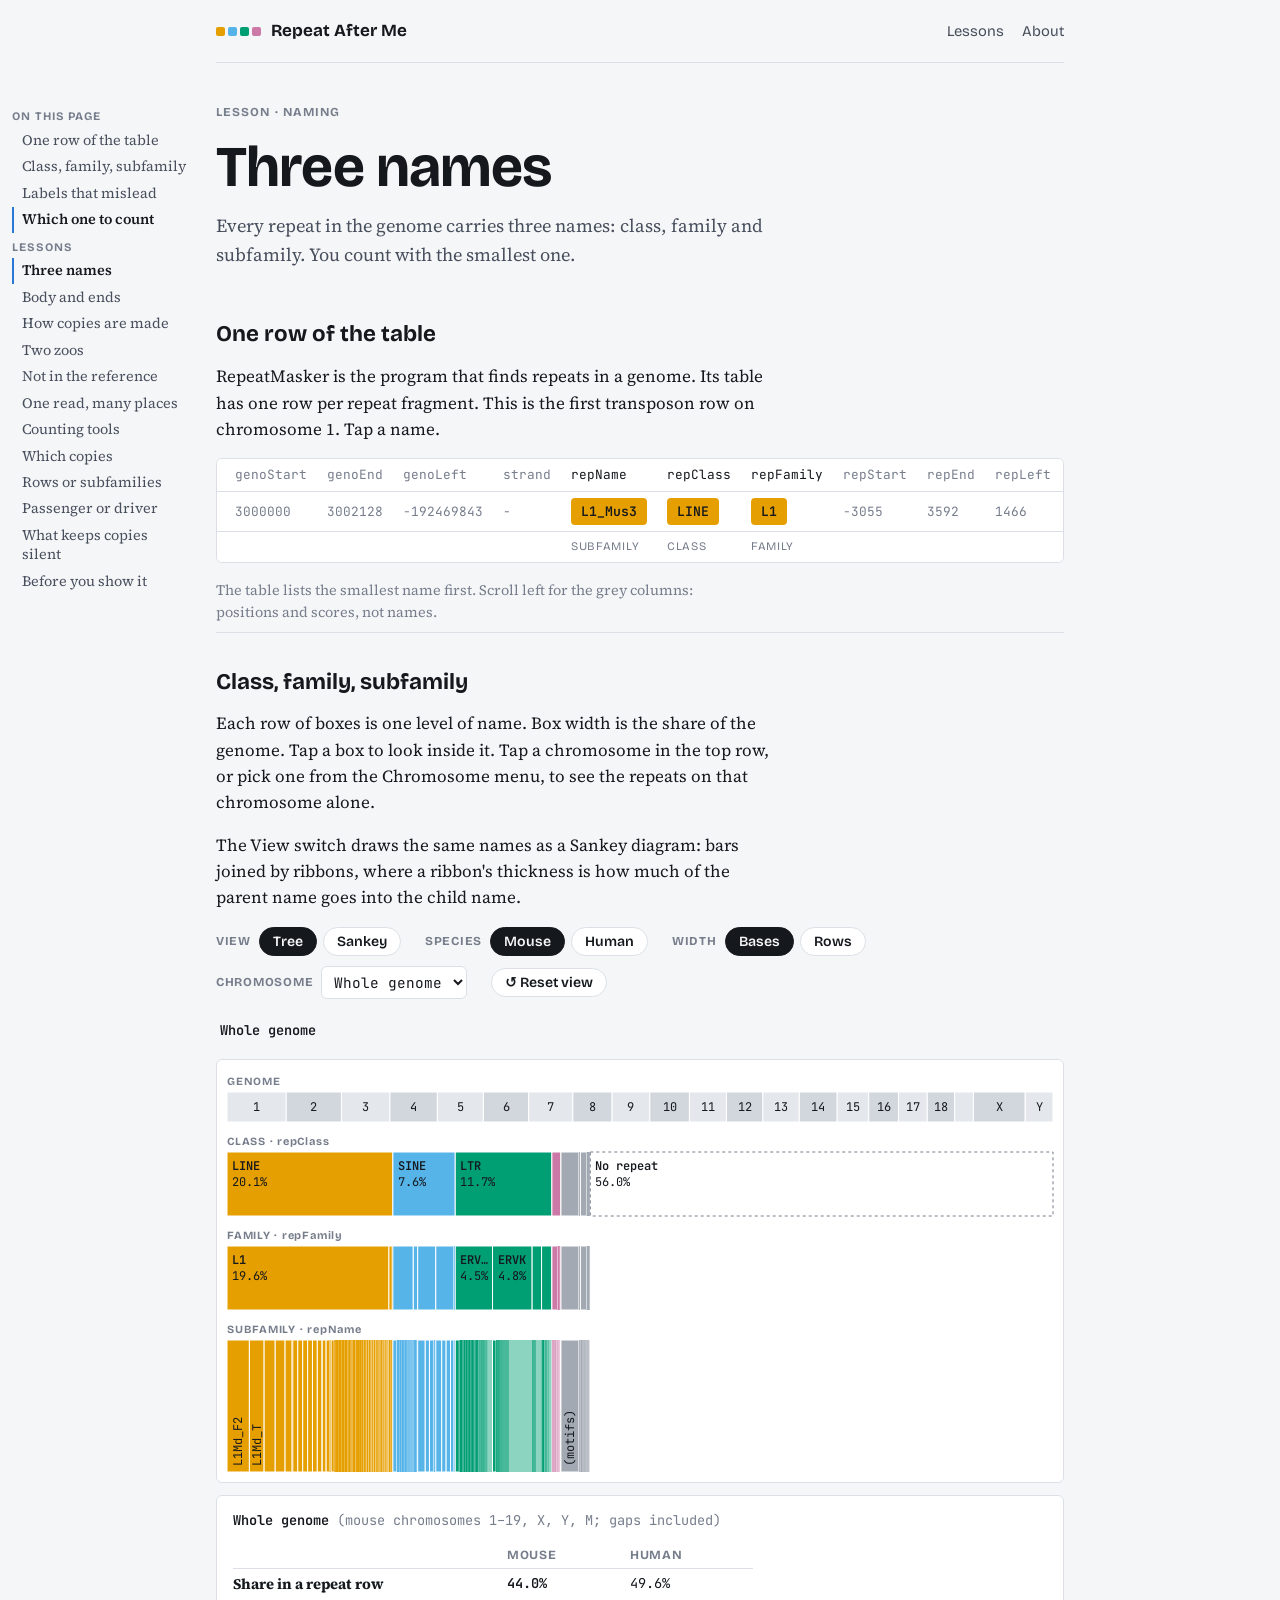
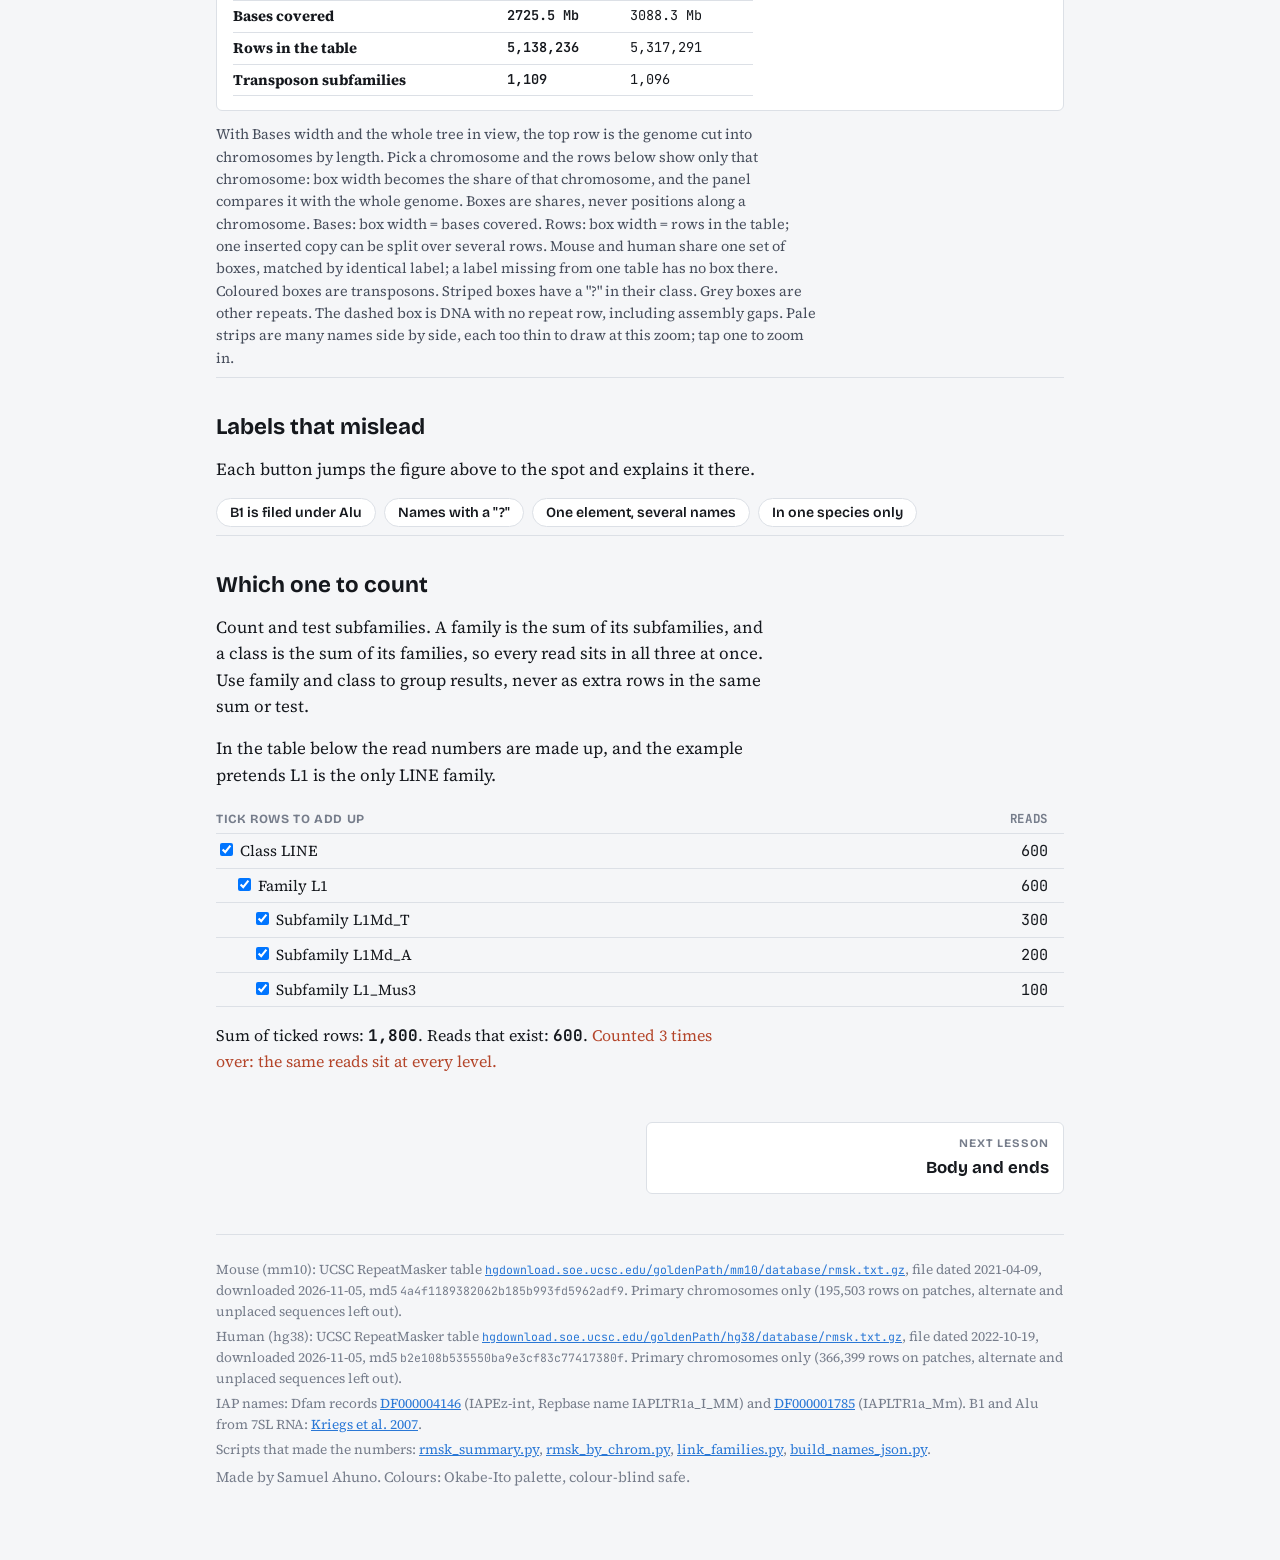
<file: names.html>
<!doctype html>
<html lang="en">
<head>
<meta charset="utf-8">
<meta name="viewport" content="width=device-width, initial-scale=1, viewport-fit=cover">
<title>Three Names</title>
<meta name="description" content="Every repeat in a RepeatMasker table has three names: class, family and subfamily. See them as boxes for mouse and human, and learn which one to count.">
<link rel="preconnect" href="https://fonts.googleapis.com">
<link rel="preconnect" href="https://fonts.gstatic.com" crossorigin>
<link rel="stylesheet" href="https://fonts.googleapis.com/css2?family=Bricolage+Grotesque:opsz,wght@12..96,500;12..96,700&family=Source+Serif+4:ital,opsz,wght@0,8..60,400;0,8..60,600;1,8..60,400&family=JetBrains+Mono:wght@400;600&display=swap">
<link rel="stylesheet" href="assets/site.css?v=513387c1">
<link rel="stylesheet" href="assets/names.css?v=3e422b49">
<script src="data/names.js?v=2d271042" defer></script>
<script src="assets/names.js?v=56948cec" defer></script>
<script src="assets/lessonnav.js?v=9f5b4a0c" defer></script>
</head>
<body>
<div class="wrap">

<nav class="nav" aria-label="Site">
  <a class="brand" href="./" aria-label="Repeat After Me, home">
    <span class="dots" aria-hidden="true"><i class="LINE"></i><i class="SINE"></i><i class="LTR"></i><i class="DNA"></i></span>
    Repeat After Me
  </a>
  <ul>
    <li><a href="./#lessons">Lessons</a></li>
    <li><a href="./#about">About</a></li>
  </ul>
</nav>

<header class="lesson">
  <div class="eyebrow">Lesson · Naming</div>
  <h1>Three names</h1>
  <p class="lede">Every repeat in the genome carries three names: class, family and subfamily. You count with the smallest one.</p>
</header>

<section id="row">
  <h2>One row of the table</h2>
  <p>RepeatMasker is the program that finds repeats in a genome. Its table has one row per repeat fragment. This is the first transposon row on chromosome 1. Tap a name.</p>
  <div class="rawwrap"><table class="raw" id="raw" aria-label="One row of the RepeatMasker table"></table></div>
  <p class="muted" style="font-size:0.9rem">The table lists the smallest name first. Scroll left for the grey columns: positions and scores, not names.</p>
</section>

<section id="tree">
  <h2>Class, family, subfamily</h2>
  <p>Each row of boxes is one level of name. Box width is the share of the genome. Tap a box to look inside it. Tap a chromosome in the top row, or pick one from the Chromosome menu, to see the repeats on that chromosome alone.</p>
  <p>The View switch draws the same names as a Sankey diagram: bars joined by ribbons, where a ribbon's thickness is how much of the parent name goes into the child name.</p>
  <div class="controls">
    <div class="seg" role="group" aria-label="View">
      <span class="lab">View</span>
      <button type="button" data-view="tree" aria-pressed="true">Tree</button>
      <button type="button" data-view="sankey" aria-pressed="false">Sankey</button>
    </div>
    <div class="seg" role="group" aria-label="Species">
      <span class="lab">Species</span>
      <button type="button" data-sp="mouse" aria-pressed="true">Mouse</button>
      <button type="button" data-sp="human" aria-pressed="false">Human</button>
    </div>
    <div class="seg" role="group" aria-label="Box width">
      <span class="lab">Width</span>
      <button type="button" data-size="bp" aria-pressed="true">Bases</button>
      <button type="button" data-size="rows" aria-pressed="false">Rows</button>
    </div>
    <label class="seg"><span class="lab">Chromosome</span> <select id="chrpick"><option value="">Whole genome</option></select></label>
    <button type="button" class="reset" id="reset" title="Back to the start: mouse, bases, whole genome, nothing selected">↺ Reset view</button>
  </div>
  <figure class="ice" id="icicle">
    <nav class="crumbs" id="crumbs" aria-label="Where you are in the tree"></nav>
    <div class="icebox"><svg class="ice" role="group" aria-label="Boxes for every repeat name, four rows: genome, class, family, subfamily. Box width is the share of the genome. The panel below describes the selected box."></svg></div>
    <noscript><p>This figure needs JavaScript.</p></noscript>
    <p class="note" id="flagnote" aria-live="polite"></p>
    <div class="panel" id="panel" aria-live="polite"></div>
    <figcaption id="icecap">
      With Bases width and the whole tree in view, the top row is the genome cut into chromosomes by length. Pick a chromosome and the rows below show only that chromosome: box width becomes the share of that chromosome, and the panel compares it with the whole genome. Boxes are shares, never positions along a chromosome.
      Bases: box width = bases covered. Rows: box width = rows in the table; one inserted copy can be split over several rows.
      Mouse and human share one set of boxes, matched by identical label; a label missing from one table has no box there.
      Coloured boxes are transposons. Striped boxes have a "?" in their class. Grey boxes are other repeats. The dashed box is DNA with no repeat row, including assembly gaps. Pale strips are many names side by side, each too thin to draw at this zoom; tap one to zoom in.
    </figcaption>
    <figcaption id="sankeycap" hidden>
      Sankey view: each row is one level of name, each bar is one name, and each ribbon joins a name to the bigger name it sits inside. Bar and ribbon width = bases covered, or rows if you pick Rows. Tap a bar to look inside it; tap a bar in a higher row to zoom back out. Bars too thin to draw are gathered into one "smaller" bar per parent; tap it to zoom in. The selected bar is drawn at least 5 px wide so you can find it, even when its true share is smaller.
      The genome is one bar here, so pick a chromosome with the Chromosome menu. Colours are the same as in the Tree view.
    </figcaption>
  </figure>
</section>

<section id="traps">
  <h2>Labels that mislead</h2>
  <p>Each button jumps the figure above to the spot and explains it there.</p>
  <div class="flags" id="flags" role="group" aria-label="Labels that mislead">
    <button type="button" data-flag="b1" aria-pressed="false">B1 is filed under Alu</button>
    <button type="button" data-flag="q" aria-pressed="false">Names with a "?"</button>
    <button type="button" data-flag="iap" aria-pressed="false">One element, several names</button>
    <button type="button" data-flag="only" aria-pressed="false">In one species only</button>
  </div>
</section>

<section id="count">
  <h2>Which one to count</h2>
  <p>Count and test subfamilies. A family is the sum of its subfamilies, and a class is the sum of its families, so every read sits in all three at once. Use family and class to group results, never as extra rows in the same sum or test.</p>
  <p>In the table below the read numbers are made up, and the example pretends L1 is the only LINE family.</p>
  <table class="toy" id="toy">
    <thead><tr><th>Tick rows to add up</th><th class="r">Reads</th></tr></thead>
    <tbody>
      <tr><td><label><input type="checkbox" data-n="600" checked> Class LINE</label></td><td class="r">600</td></tr>
      <tr><td class="ind1"><label><input type="checkbox" data-n="600" checked> Family L1</label></td><td class="r">600</td></tr>
      <tr><td class="ind2"><label><input type="checkbox" data-n="300" data-sub="1" checked> Subfamily L1Md_T</label></td><td class="r">300</td></tr>
      <tr><td class="ind2"><label><input type="checkbox" data-n="200" data-sub="1" checked> Subfamily L1Md_A</label></td><td class="r">200</td></tr>
      <tr><td class="ind2"><label><input type="checkbox" data-n="100" data-sub="1" checked> Subfamily L1_Mus3</label></td><td class="r">100</td></tr>
    </tbody>
  </table>
  <p class="toysum" id="toysum" aria-live="polite"></p>
</section>

<footer>
  <div class="sources" id="sources"></div>
  <div>Made by Samuel Ahuno. Colours: Okabe-Ito palette, colour-blind safe.</div>
</footer>

</div>
</body>
</html>
</file>
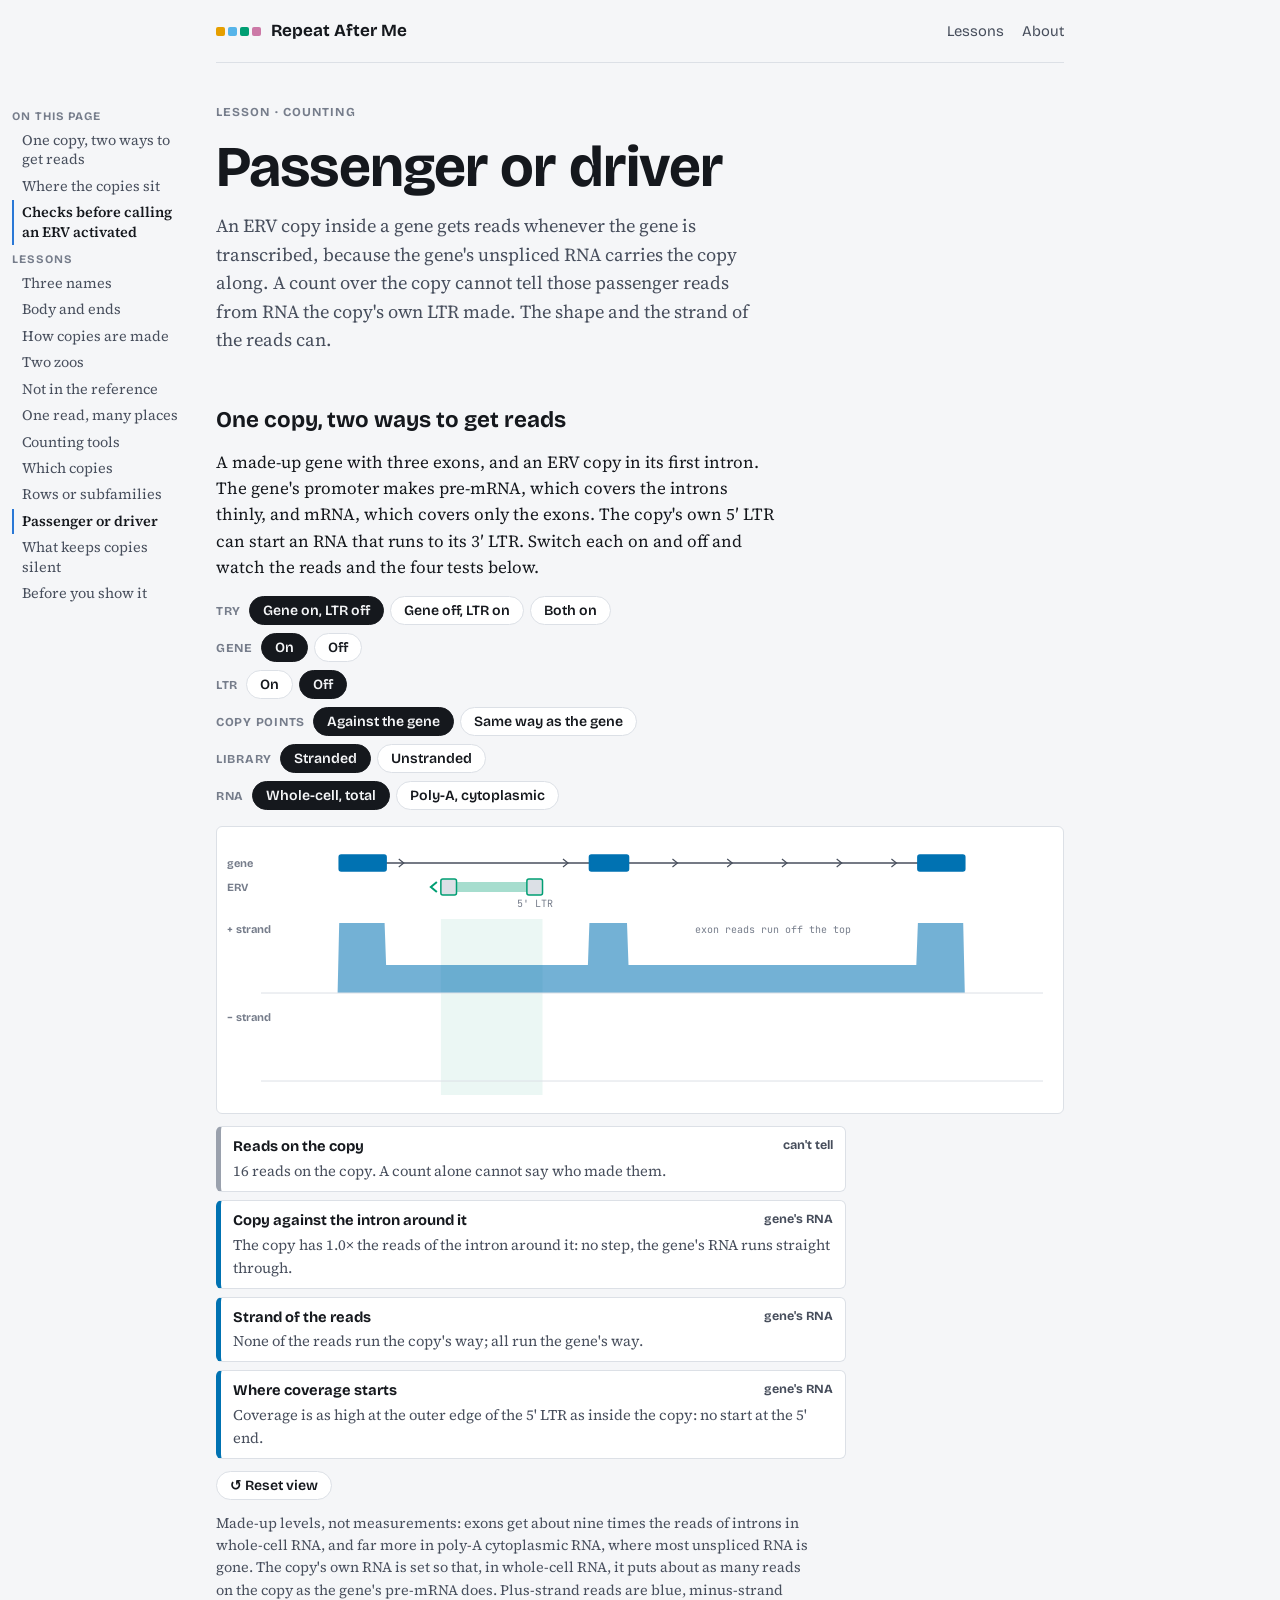
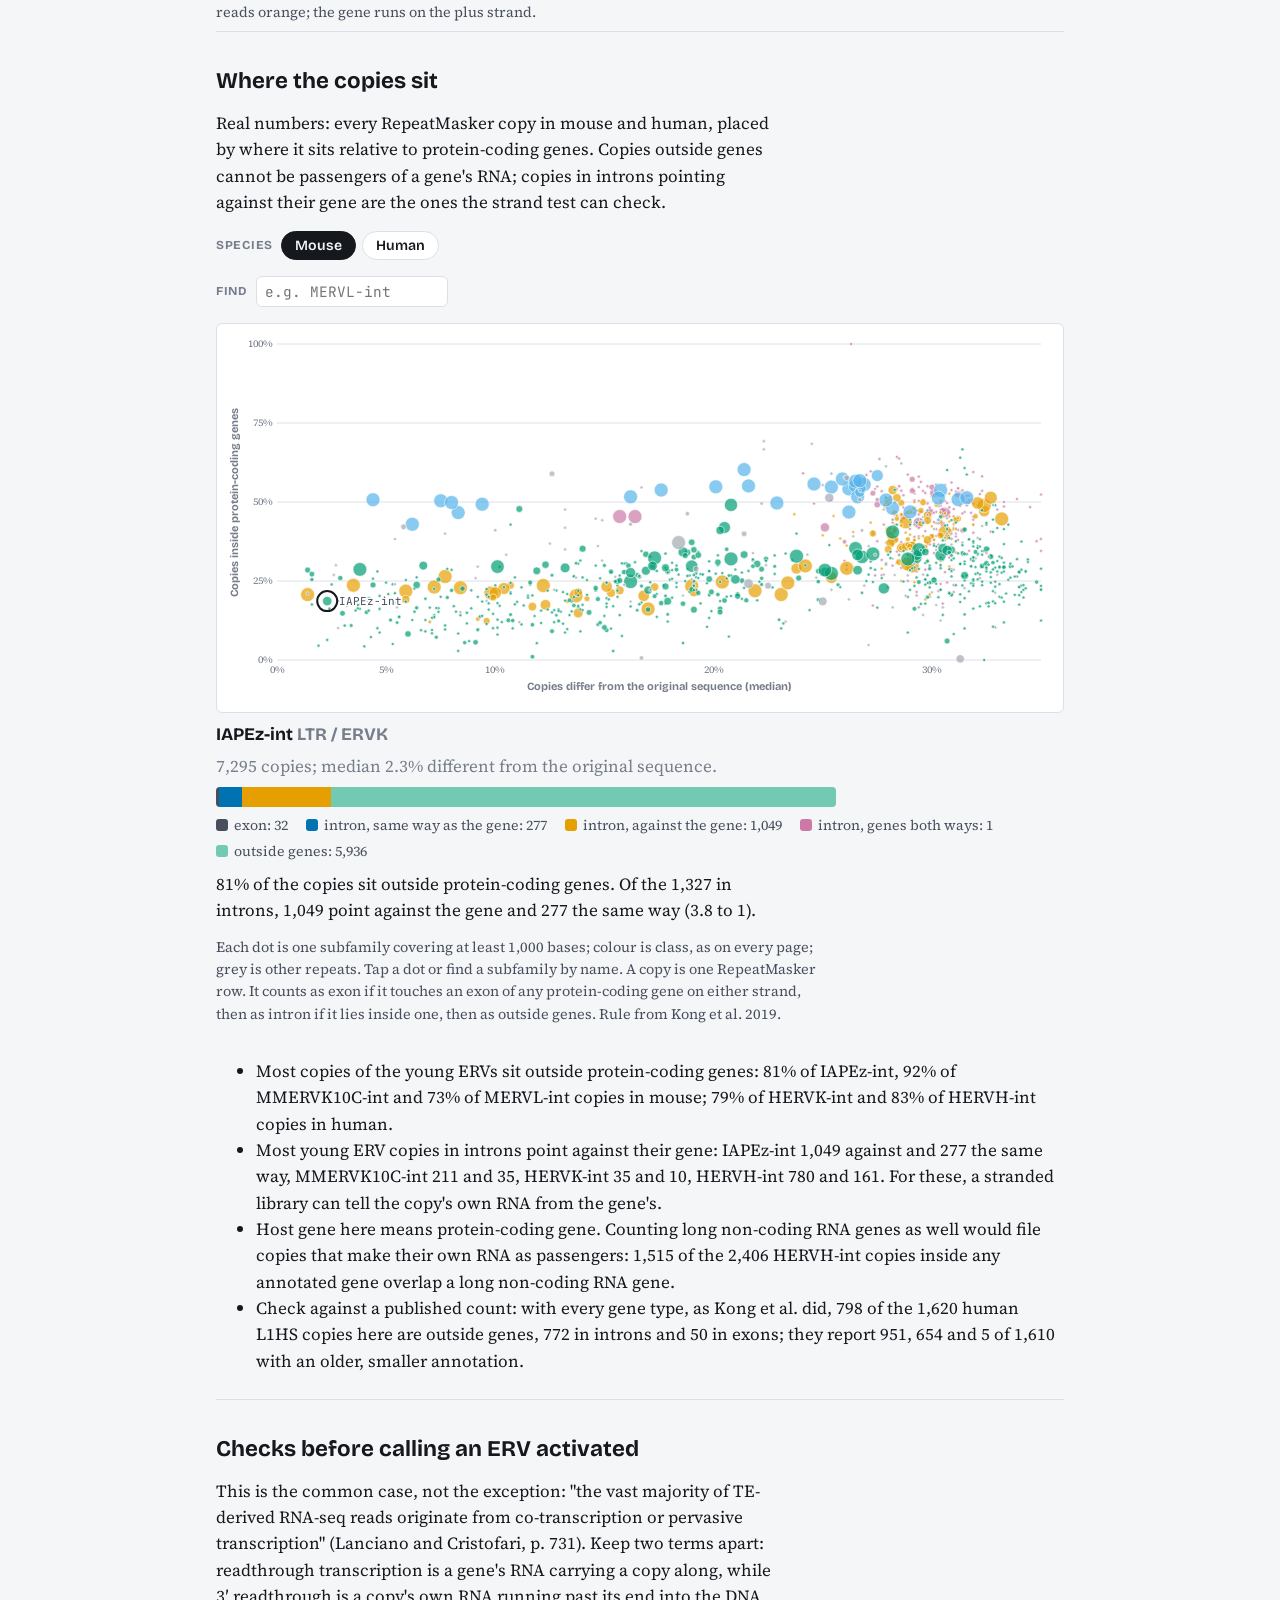
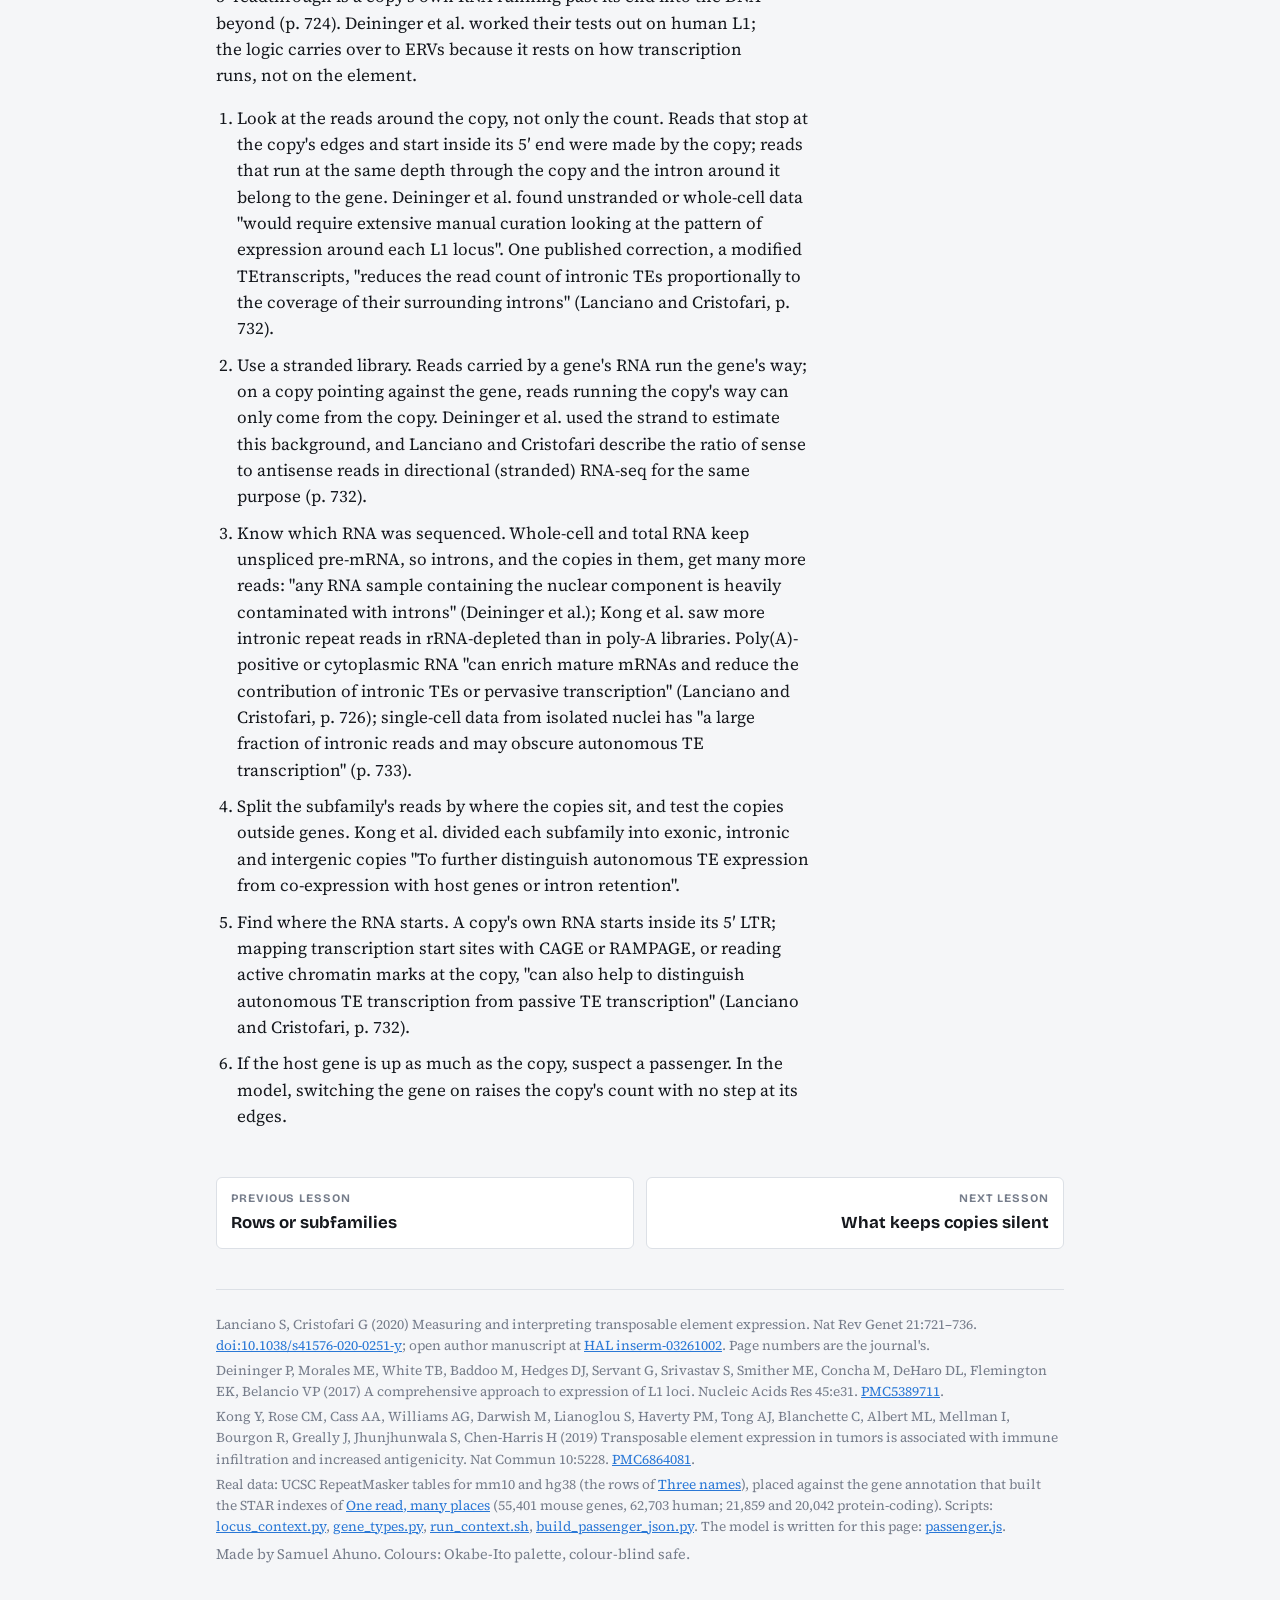
<file: passenger.html>
<!doctype html>
<html lang="en">
<head>
<meta charset="utf-8">
<meta name="viewport" content="width=device-width, initial-scale=1, viewport-fit=cover">
<title>Passenger or Driver</title>
<meta name="description" content="An ERV copy inside a gene can show reads because the gene's RNA runs through it, not because the copy is switched on. A model of the two cases, the tests that tell them apart, and where every mouse and human subfamily's copies sit relative to genes.">
<link rel="preconnect" href="https://fonts.googleapis.com">
<link rel="preconnect" href="https://fonts.gstatic.com" crossorigin>
<link rel="stylesheet" href="https://fonts.googleapis.com/css2?family=Bricolage+Grotesque:opsz,wght@12..96,500;12..96,700&family=Source+Serif+4:ital,opsz,wght@0,8..60,400;0,8..60,600;1,8..60,400&family=JetBrains+Mono:wght@400;600&display=swap">
<link rel="stylesheet" href="assets/site.css?v=513387c1">
<link rel="stylesheet" href="assets/names.css?v=3e422b49">
<link rel="stylesheet" href="assets/multimap.css?v=a5e22a4e">
<link rel="stylesheet" href="assets/passenger.css?v=ac613102">
<script src="data/passenger.js?v=15899344" defer></script>
<script src="assets/passenger.js?v=bc4dfa45" defer></script>
<script src="assets/lessonnav.js?v=9f5b4a0c" defer></script>
</head>
<body>
<div class="wrap">

<nav class="nav" aria-label="Site">
  <a class="brand" href="./" aria-label="Repeat After Me, home">
    <span class="dots" aria-hidden="true"><i class="LINE"></i><i class="SINE"></i><i class="LTR"></i><i class="DNA"></i></span>
    Repeat After Me
  </a>
  <ul>
    <li><a href="./#lessons">Lessons</a></li>
    <li><a href="./#about">About</a></li>
  </ul>
</nav>

<header class="lesson">
  <div class="eyebrow">Lesson · Counting</div>
  <h1>Passenger or driver</h1>
  <p class="lede">An ERV copy inside a gene gets reads whenever the gene is transcribed, because the gene's unspliced RNA carries the copy along. A count over the copy cannot tell those passenger reads from RNA the copy's own LTR made. The shape and the strand of the reads can.</p>
</header>

<section id="model">
  <h2>One copy, two ways to get reads</h2>
  <p>A made-up gene with three exons, and an ERV copy in its first intron. The gene's promoter makes pre-mRNA, which covers the introns thinly, and mRNA, which covers only the exons. The copy's own 5′ LTR can start an RNA that runs to its 3′ LTR. Switch each on and off and watch the reads and the four tests below.</p>
  <div class="pctl">
    <div class="seg presets" role="group" aria-label="Examples">
      <span class="lab">Try</span>
      <button type="button" data-preset="1,0">Gene on, LTR off</button>
      <button type="button" data-preset="0,1">Gene off, LTR on</button>
      <button type="button" data-preset="1,1">Both on</button>
    </div>
    <div class="seg" role="group" aria-label="Gene promoter">
      <span class="lab">Gene</span>
      <button type="button" data-g="1">On</button>
      <button type="button" data-g="0">Off</button>
    </div>
    <div class="seg" role="group" aria-label="ERV's own LTR">
      <span class="lab">LTR</span>
      <button type="button" data-e="1">On</button>
      <button type="button" data-e="0">Off</button>
    </div>
    <div class="seg" role="group" aria-label="Which way the copy points">
      <span class="lab">Copy points</span>
      <button type="button" data-o="opp">Against the gene</button>
      <button type="button" data-o="same">Same way as the gene</button>
    </div>
    <div class="seg" role="group" aria-label="Library">
      <span class="lab">Library</span>
      <button type="button" data-lib="stranded">Stranded</button>
      <button type="button" data-lib="unstranded">Unstranded</button>
    </div>
    <div class="seg" role="group" aria-label="RNA">
      <span class="lab">RNA</span>
      <button type="button" data-rna="whole">Whole-cell, total</button>
      <button type="button" data-rna="polya">Poly-A, cytoplasmic</button>
    </div>
  </div>
  <figure class="ice">
    <div class="icebox"><svg id="locus" role="img" aria-label="A gene with three exons and an ERV copy in its first intron, with read coverage below on each strand. The tests below describe the coverage."></svg></div>
    <ul class="tests" id="tests" aria-live="polite"></ul>
    <div class="controls"><button type="button" class="reset" id="reset">↺ Reset view</button></div>
    <figcaption>Made-up levels, not measurements: exons get about nine times the reads of introns in whole-cell RNA, and far more in poly-A cytoplasmic RNA, where most unspliced RNA is gone. The copy's own RNA is set so that, in whole-cell RNA, it puts about as many reads on the copy as the gene's pre-mRNA does. Plus-strand reads are blue, minus-strand reads orange; the gene runs on the plus strand.</figcaption>
  </figure>
  <noscript><p>This figure needs JavaScript.</p></noscript>
</section>

<section id="where">
  <h2>Where the copies sit</h2>
  <p>Real numbers: every RepeatMasker copy in mouse and human, placed by where it sits relative to protein-coding genes. Copies outside genes cannot be passengers of a gene's RNA; copies in introns pointing against their gene are the ones the strand test can check.</p>
  <div class="seg presets" role="group" aria-label="Species">
    <span class="lab">Species</span>
    <button type="button" data-dsp="mouse">Mouse</button>
    <button type="button" data-dsp="human">Human</button>
  </div>
  <label class="seg findsub"><span class="lab">Find</span> <input id="subfind" type="text" placeholder="e.g. MERVL-int" autocomplete="off" spellcheck="false"></label>
  <figure class="ice">
    <div class="icebox"><svg id="scatter" role="img" aria-label="Scatter plot: each dot is one subfamily, its age against the share of its copies inside protein-coding genes. Tap a dot to see where its copies sit."></svg></div>
    <div class="subbox" id="subbox" aria-live="polite"></div>
    <figcaption>Each dot is one subfamily covering at least 1,000 bases; colour is class, as on every page; grey is other repeats. Tap a dot or find a subfamily by name. A copy is one RepeatMasker row. It counts as exon if it touches an exon of any protein-coding gene on either strand, then as intron if it lies inside one, then as outside genes. Rule from Kong et al. 2019.</figcaption>
  </figure>
  <ul class="picklist">
    <li>Most copies of the young ERVs sit outside protein-coding genes: 81% of IAPEz-int, 92% of MMERVK10C-int and 73% of MERVL-int copies in mouse; 79% of HERVK-int and 83% of HERVH-int copies in human.</li>
    <li>Most young ERV copies in introns point against their gene: IAPEz-int 1,049 against and 277 the same way, MMERVK10C-int 211 and 35, HERVK-int 35 and 10, HERVH-int 780 and 161. For these, a stranded library can tell the copy's own RNA from the gene's.</li>
    <li>Host gene here means protein-coding gene. Counting long non-coding RNA genes as well would file copies that make their own RNA as passengers: 1,515 of the 2,406 HERVH-int copies inside any annotated gene overlap a long non-coding RNA gene.</li>
    <li>Check against a published count: with every gene type, as Kong et al. did, 798 of the 1,620 human L1HS copies here are outside genes, 772 in introns and 50 in exons; they report 951, 654 and 5 of 1,610 with an older, smaller annotation.</li>
  </ul>
</section>

<section id="checks">
  <h2>Checks before calling an ERV activated</h2>
  <p>This is the common case, not the exception: "the vast majority of TE-derived RNA-seq reads originate from co-transcription or pervasive transcription" (Lanciano and Cristofari, p. 731). Keep two terms apart: readthrough transcription is a gene's RNA carrying a copy along, while 3′ readthrough is a copy's own RNA running past its end into the DNA beyond (p. 724). Deininger et al. worked their tests out on human L1; the logic carries over to ERVs because it rests on how transcription runs, not on the element.</p>
  <ol class="fixlist">
    <li>Look at the reads around the copy, not only the count. Reads that stop at the copy's edges and start inside its 5′ end were made by the copy; reads that run at the same depth through the copy and the intron around it belong to the gene. Deininger et al. found unstranded or whole-cell data "would require extensive manual curation looking at the pattern of expression around each L1 locus". One published correction, a modified TEtranscripts, "reduces the read count of intronic TEs proportionally to the coverage of their surrounding introns" (Lanciano and Cristofari, p. 732).</li>
    <li>Use a stranded library. Reads carried by a gene's RNA run the gene's way; on a copy pointing against the gene, reads running the copy's way can only come from the copy. Deininger et al. used the strand to estimate this background, and Lanciano and Cristofari describe the ratio of sense to antisense reads in directional (stranded) RNA-seq for the same purpose (p. 732).</li>
    <li>Know which RNA was sequenced. Whole-cell and total RNA keep unspliced pre-mRNA, so introns, and the copies in them, get many more reads: "any RNA sample containing the nuclear component is heavily contaminated with introns" (Deininger et al.); Kong et al. saw more intronic repeat reads in rRNA-depleted than in poly-A libraries. Poly(A)-positive or cytoplasmic RNA "can enrich mature mRNAs and reduce the contribution of intronic TEs or pervasive transcription" (Lanciano and Cristofari, p. 726); single-cell data from isolated nuclei has "a large fraction of intronic reads and may obscure autonomous TE transcription" (p. 733).</li>
    <li>Split the subfamily's reads by where the copies sit, and test the copies outside genes. Kong et al. divided each subfamily into exonic, intronic and intergenic copies "To further distinguish autonomous TE expression from co-expression with host genes or intron retention".</li>
    <li>Find where the RNA starts. A copy's own RNA starts inside its 5′ LTR; mapping transcription start sites with CAGE or RAMPAGE, or reading active chromatin marks at the copy, "can also help to distinguish autonomous TE transcription from passive TE transcription" (Lanciano and Cristofari, p. 732).</li>
    <li>If the host gene is up as much as the copy, suspect a passenger. In the model, switching the gene on raises the copy's count with no step at its edges.</li>
  </ol>
</section>

<footer>
  <div class="sources" id="sources">
    <div>Lanciano S, Cristofari G (2020) Measuring and interpreting transposable element expression. Nat Rev Genet 21:721–736. <a href="https://doi.org/10.1038/s41576-020-0251-y">doi:10.1038/s41576-020-0251-y</a>; open author manuscript at <a href="https://inserm.hal.science/inserm-03261002">HAL inserm-03261002</a>. Page numbers are the journal's.</div>
    <div>Deininger P, Morales ME, White TB, Baddoo M, Hedges DJ, Servant G, Srivastav S, Smither ME, Concha M, DeHaro DL, Flemington EK, Belancio VP (2017) A comprehensive approach to expression of L1 loci. Nucleic Acids Res 45:e31. <a href="https://pmc.ncbi.nlm.nih.gov/articles/PMC5389711/">PMC5389711</a>.</div>
    <div>Kong Y, Rose CM, Cass AA, Williams AG, Darwish M, Lianoglou S, Haverty PM, Tong AJ, Blanchette C, Albert ML, Mellman I, Bourgon R, Greally J, Jhunjhunwala S, Chen-Harris H (2019) Transposable element expression in tumors is associated with immune infiltration and increased antigenicity. Nat Commun 10:5228. <a href="https://pmc.ncbi.nlm.nih.gov/articles/PMC6864081/">PMC6864081</a>.</div>
    <div>Real data: UCSC RepeatMasker tables for mm10 and hg38 (the rows of <a href="names.html">Three names</a>), placed against the gene annotation that built the STAR indexes of <a href="multimap.html">One read, many places</a> (55,401 mouse genes, 62,703 human; 21,859 and 20,042 protein-coding). Scripts: <a href="prep/q12/locus_context.py">locus_context.py</a>, <a href="prep/q12/gene_types.py">gene_types.py</a>, <a href="prep/q12/run_context.sh">run_context.sh</a>, <a href="prep/q12/build_passenger_json.py">build_passenger_json.py</a>. The model is written for this page: <a href="assets/passenger.js?v=bc4dfa45">passenger.js</a>.</div>
  </div>
  <div>Made by Samuel Ahuno. Colours: Okabe-Ito palette, colour-blind safe.</div>
</footer>

</div>
</body>
</html>
</file>
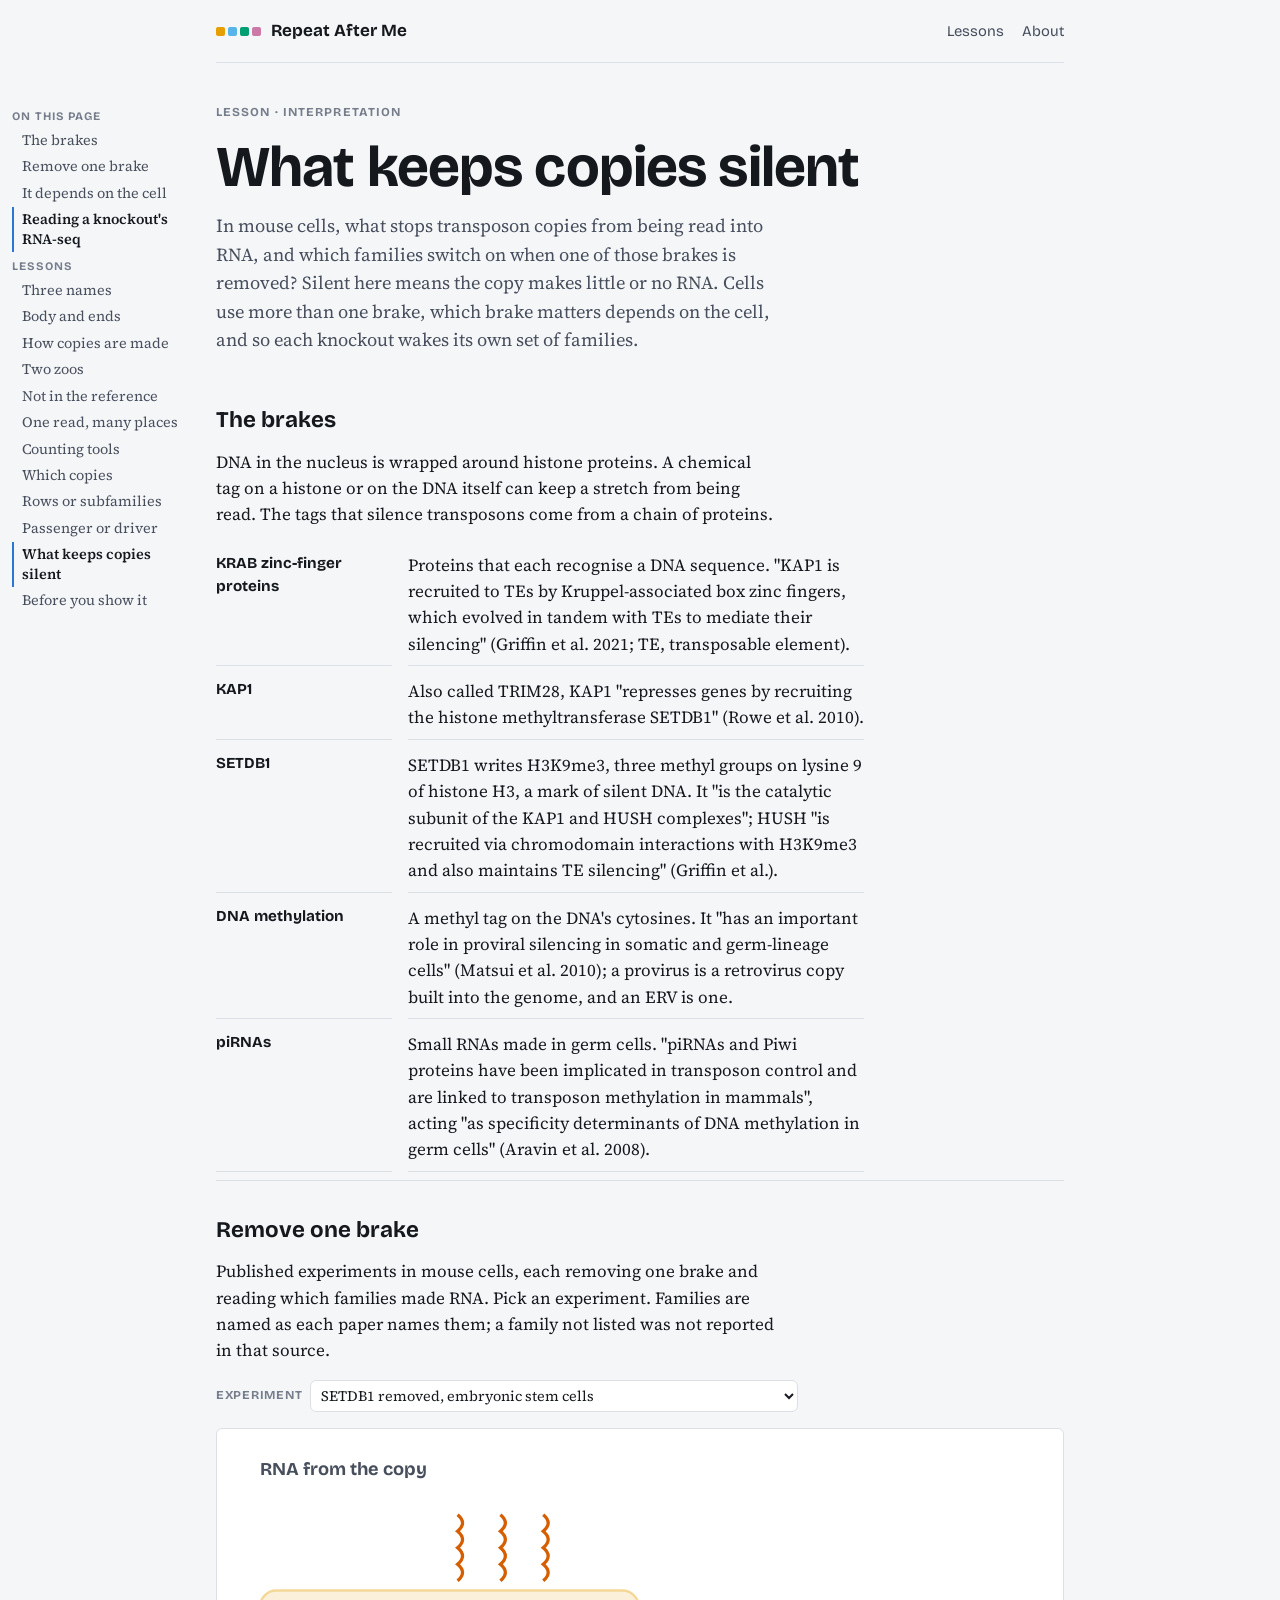
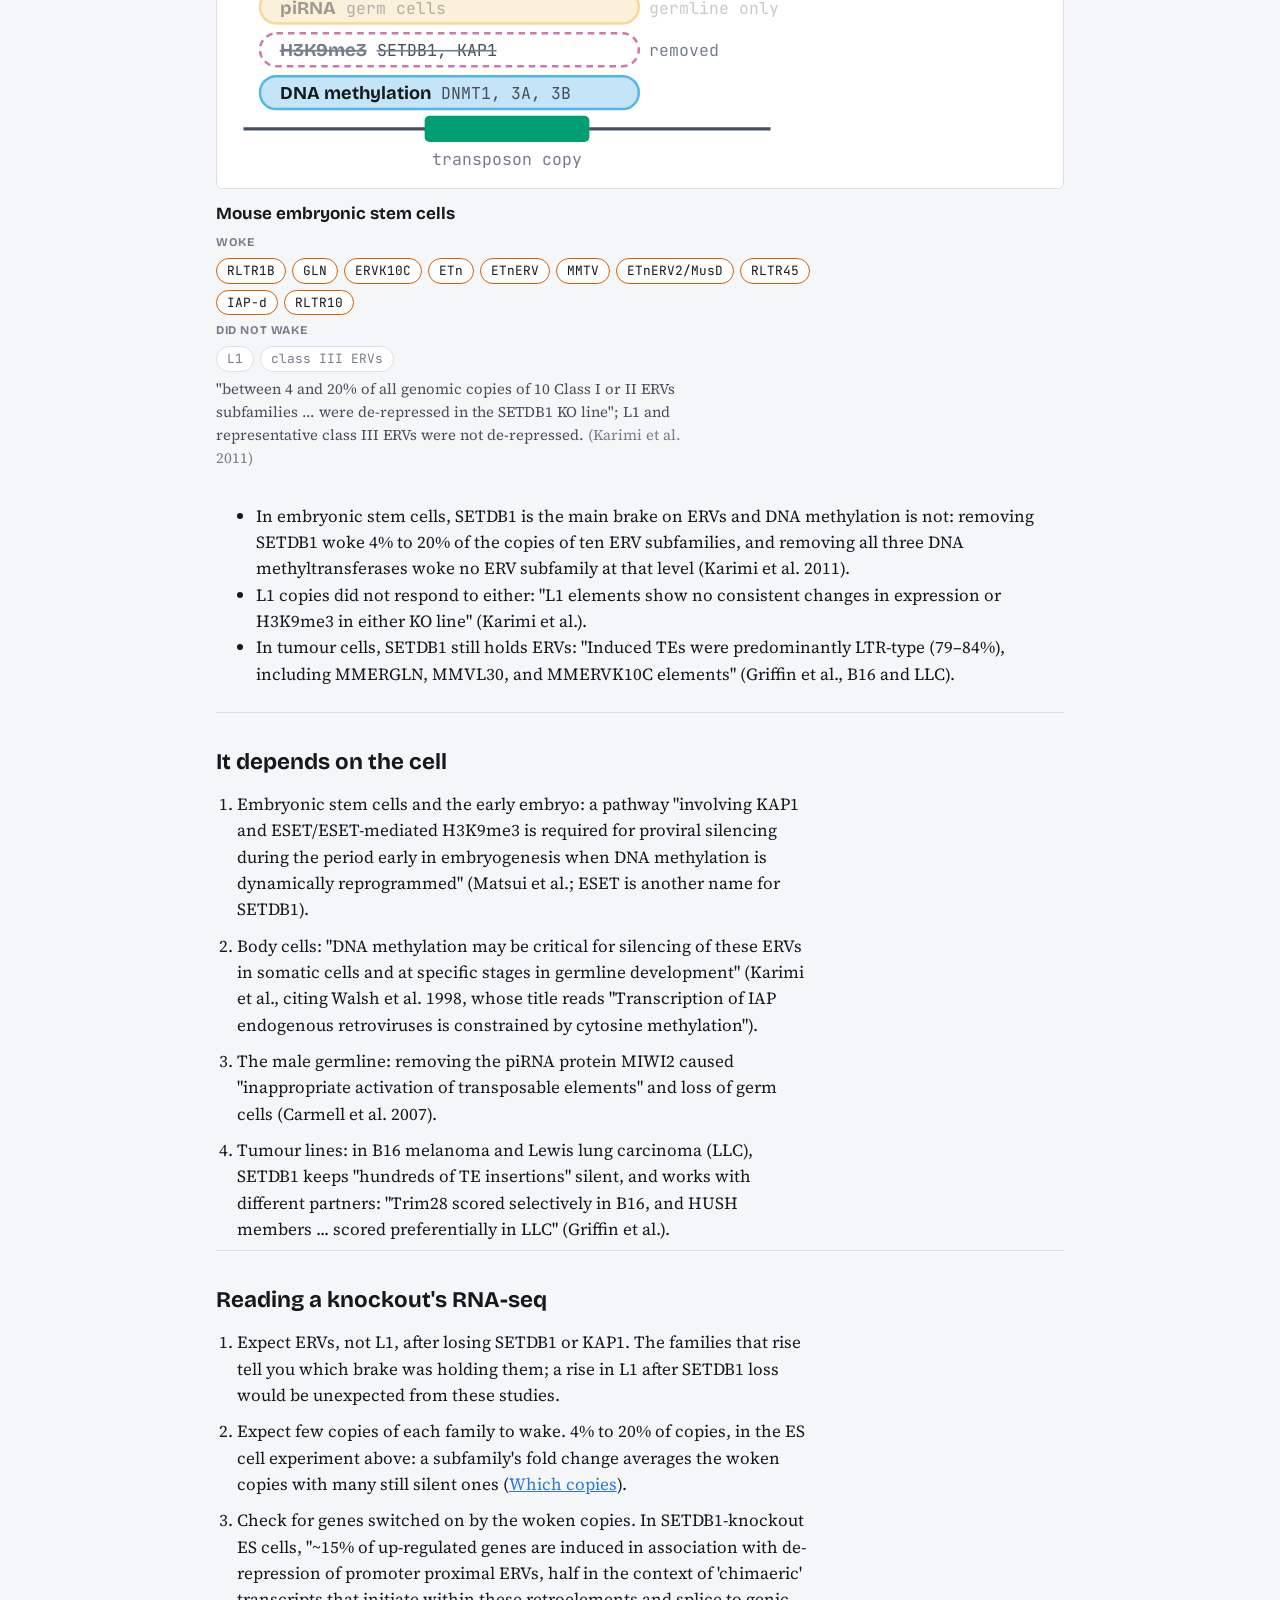
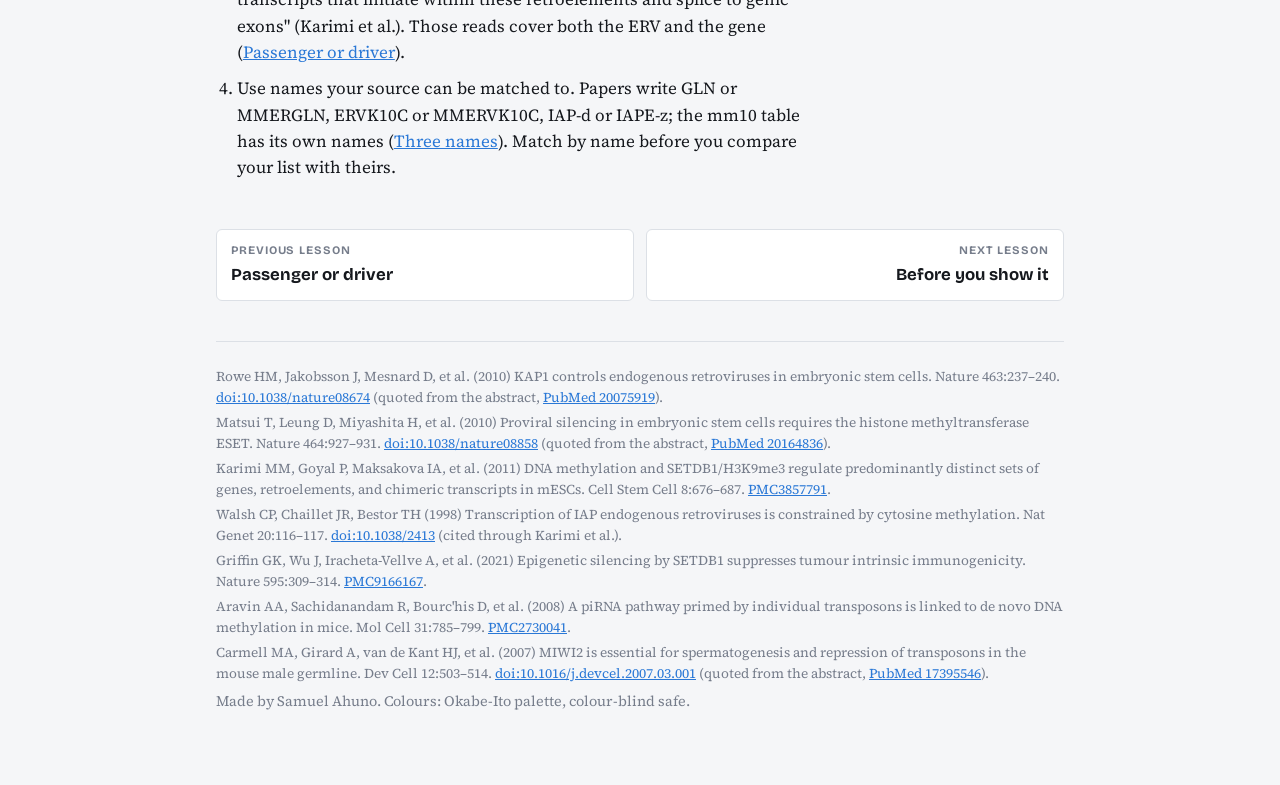
<file: silencing.html>
<!doctype html>
<html lang="en">
<head>
<meta charset="utf-8">
<meta name="viewport" content="width=device-width, initial-scale=1, viewport-fit=cover">
<title>What Keeps Copies Silent</title>
<meta name="description" content="In mouse cells, what stops transposon copies from being read into RNA, and which families switch on when SETDB1, KAP1, DNA methylation or the piRNA pathway is removed.">
<link rel="preconnect" href="https://fonts.googleapis.com">
<link rel="preconnect" href="https://fonts.gstatic.com" crossorigin>
<link rel="stylesheet" href="https://fonts.googleapis.com/css2?family=Bricolage+Grotesque:opsz,wght@12..96,500;12..96,700&family=Source+Serif+4:ital,opsz,wght@0,8..60,400;0,8..60,600;1,8..60,400&family=JetBrains+Mono:wght@400;600&display=swap">
<link rel="stylesheet" href="assets/site.css?v=513387c1">
<link rel="stylesheet" href="assets/names.css?v=3e422b49">
<link rel="stylesheet" href="assets/multimap.css?v=a5e22a4e">
<link rel="stylesheet" href="assets/silencing.css?v=af4600ac">
<script src="assets/silencing.js?v=ff0cf473" defer></script>
<script src="assets/lessonnav.js?v=9f5b4a0c" defer></script>
</head>
<body>
<div class="wrap">

<nav class="nav" aria-label="Site">
  <a class="brand" href="./" aria-label="Repeat After Me, home">
    <span class="dots" aria-hidden="true"><i class="LINE"></i><i class="SINE"></i><i class="LTR"></i><i class="DNA"></i></span>
    Repeat After Me
  </a>
  <ul>
    <li><a href="./#lessons">Lessons</a></li>
    <li><a href="./#about">About</a></li>
  </ul>
</nav>

<header class="lesson">
  <div class="eyebrow">Lesson · Interpretation</div>
  <h1>What keeps copies silent</h1>
  <p class="lede">In mouse cells, what stops transposon copies from being read into RNA, and which families switch on when one of those brakes is removed? Silent here means the copy makes little or no RNA. Cells use more than one brake, which brake matters depends on the cell, and so each knockout wakes its own set of families.</p>
</header>

<section id="brakes">
  <h2>The brakes</h2>
  <p>DNA in the nucleus is wrapped around histone proteins. A chemical tag on a histone or on the DNA itself can keep a stretch from being read. The tags that silence transposons come from a chain of proteins.</p>
  <dl class="brk">
    <dt>KRAB zinc-finger proteins</dt>
    <dd>Proteins that each recognise a DNA sequence. "KAP1 is recruited to TEs by Kruppel-associated box zinc fingers, which evolved in tandem with TEs to mediate their silencing" (Griffin et al. 2021; TE, transposable element).</dd>
    <dt>KAP1</dt>
    <dd>Also called TRIM28, KAP1 "represses genes by recruiting the histone methyltransferase SETDB1" (Rowe et al. 2010).</dd>
    <dt>SETDB1</dt>
    <dd>SETDB1 writes H3K9me3, three methyl groups on lysine 9 of histone H3, a mark of silent DNA. It "is the catalytic subunit of the KAP1 and HUSH complexes"; HUSH "is recruited via chromodomain interactions with H3K9me3 and also maintains TE silencing" (Griffin et al.).</dd>
    <dt>DNA methylation</dt>
    <dd>A methyl tag on the DNA's cytosines. It "has an important role in proviral silencing in somatic and germ-lineage cells" (Matsui et al. 2010); a provirus is a retrovirus copy built into the genome, and an ERV is one.</dd>
    <dt>piRNAs</dt>
    <dd>Small RNAs made in germ cells. "piRNAs and Piwi proteins have been implicated in transposon control and are linked to transposon methylation in mammals", acting "as specificity determinants of DNA methylation in germ cells" (Aravin et al. 2008).</dd>
  </dl>
</section>

<section id="remove">
  <h2>Remove one brake</h2>
  <p>Published experiments in mouse cells, each removing one brake and reading which families made RNA. Pick an experiment. Families are named as each paper names them; a family not listed was not reported in that source.</p>
  <label class="pick"><span class="lab">Experiment</span> <select id="expick" aria-label="Experiment"></select></label>
  <figure class="ice">
    <div class="icebox"><svg id="layersvg" role="img" aria-label="A transposon copy under its silencing layers, with the removed layer lifted off. The text below names what woke."></svg></div>
    <div class="exread" id="exread" aria-live="polite"></div>
  </figure>
  <noscript><p>This figure needs JavaScript.</p></noscript>
  <ul class="picklist">
    <li>In embryonic stem cells, SETDB1 is the main brake on ERVs and DNA methylation is not: removing SETDB1 woke 4% to 20% of the copies of ten ERV subfamilies, and removing all three DNA methyltransferases woke no ERV subfamily at that level (Karimi et al. 2011).</li>
    <li>L1 copies did not respond to either: "L1 elements show no consistent changes in expression or H3K9me3 in either KO line" (Karimi et al.).</li>
    <li>In tumour cells, SETDB1 still holds ERVs: "Induced TEs were predominantly LTR-type (79–84%), including MMERGLN, MMVL30, and MMERVK10C elements" (Griffin et al., B16 and LLC).</li>
  </ul>
</section>

<section id="cells">
  <h2>It depends on the cell</h2>
  <ol class="fixlist">
    <li>Embryonic stem cells and the early embryo: a pathway "involving KAP1 and ESET/ESET-mediated H3K9me3 is required for proviral silencing during the period early in embryogenesis when DNA methylation is dynamically reprogrammed" (Matsui et al.; ESET is another name for SETDB1).</li>
    <li>Body cells: "DNA methylation may be critical for silencing of these ERVs in somatic cells and at specific stages in germline development" (Karimi et al., citing Walsh et al. 1998, whose title reads "Transcription of IAP endogenous retroviruses is constrained by cytosine methylation").</li>
    <li>The male germline: removing the piRNA protein MIWI2 caused "inappropriate activation of transposable elements" and loss of germ cells (Carmell et al. 2007).</li>
    <li>Tumour lines: in B16 melanoma and Lewis lung carcinoma (LLC), SETDB1 keeps "hundreds of TE insertions" silent, and works with different partners: "Trim28 scored selectively in B16, and HUSH members ... scored preferentially in LLC" (Griffin et al.).</li>
  </ol>
</section>

<section id="means">
  <h2>Reading a knockout's RNA-seq</h2>
  <ol class="fixlist">
    <li>Expect ERVs, not L1, after losing SETDB1 or KAP1. The families that rise tell you which brake was holding them; a rise in L1 after SETDB1 loss would be unexpected from these studies.</li>
    <li>Expect few copies of each family to wake. 4% to 20% of copies, in the ES cell experiment above: a subfamily's fold change averages the woken copies with many still silent ones (<a href="copies.html">Which copies</a>).</li>
    <li>Check for genes switched on by the woken copies. In SETDB1-knockout ES cells, "~15% of up-regulated genes are induced in association with de-repression of promoter proximal ERVs, half in the context of 'chimaeric' transcripts that initiate within these retroelements and splice to genic exons" (Karimi et al.). Those reads cover both the ERV and the gene (<a href="passenger.html">Passenger or driver</a>).</li>
    <li>Use names your source can be matched to. Papers write GLN or MMERGLN, ERVK10C or MMERVK10C, IAP-d or IAPE-z; the mm10 table has its own names (<a href="names.html">Three names</a>). Match by name before you compare your list with theirs.</li>
  </ol>
</section>

<footer>
  <div class="sources" id="sources">
    <div>Rowe HM, Jakobsson J, Mesnard D, et al. (2010) KAP1 controls endogenous retroviruses in embryonic stem cells. Nature 463:237–240. <a href="https://doi.org/10.1038/nature08674">doi:10.1038/nature08674</a> (quoted from the abstract, <a href="https://pubmed.ncbi.nlm.nih.gov/20075919/">PubMed 20075919</a>).</div>
    <div>Matsui T, Leung D, Miyashita H, et al. (2010) Proviral silencing in embryonic stem cells requires the histone methyltransferase ESET. Nature 464:927–931. <a href="https://doi.org/10.1038/nature08858">doi:10.1038/nature08858</a> (quoted from the abstract, <a href="https://pubmed.ncbi.nlm.nih.gov/20164836/">PubMed 20164836</a>).</div>
    <div>Karimi MM, Goyal P, Maksakova IA, et al. (2011) DNA methylation and SETDB1/H3K9me3 regulate predominantly distinct sets of genes, retroelements, and chimeric transcripts in mESCs. Cell Stem Cell 8:676–687. <a href="https://pmc.ncbi.nlm.nih.gov/articles/PMC3857791/">PMC3857791</a>.</div>
    <div>Walsh CP, Chaillet JR, Bestor TH (1998) Transcription of IAP endogenous retroviruses is constrained by cytosine methylation. Nat Genet 20:116–117. <a href="https://doi.org/10.1038/2413">doi:10.1038/2413</a> (cited through Karimi et al.).</div>
    <div>Griffin GK, Wu J, Iracheta-Vellve A, et al. (2021) Epigenetic silencing by SETDB1 suppresses tumour intrinsic immunogenicity. Nature 595:309–314. <a href="https://pmc.ncbi.nlm.nih.gov/articles/PMC9166167/">PMC9166167</a>.</div>
    <div>Aravin AA, Sachidanandam R, Bourc'his D, et al. (2008) A piRNA pathway primed by individual transposons is linked to de novo DNA methylation in mice. Mol Cell 31:785–799. <a href="https://pmc.ncbi.nlm.nih.gov/articles/PMC2730041/">PMC2730041</a>.</div>
    <div>Carmell MA, Girard A, van de Kant HJ, et al. (2007) MIWI2 is essential for spermatogenesis and repression of transposons in the mouse male germline. Dev Cell 12:503–514. <a href="https://doi.org/10.1016/j.devcel.2007.03.001">doi:10.1016/j.devcel.2007.03.001</a> (quoted from the abstract, <a href="https://pubmed.ncbi.nlm.nih.gov/17395546/">PubMed 17395546</a>).</div>
  </div>
  <div>Made by Samuel Ahuno. Colours: Okabe-Ito palette, colour-blind safe.</div>
</footer>

</div>
</body>
</html>
</file>
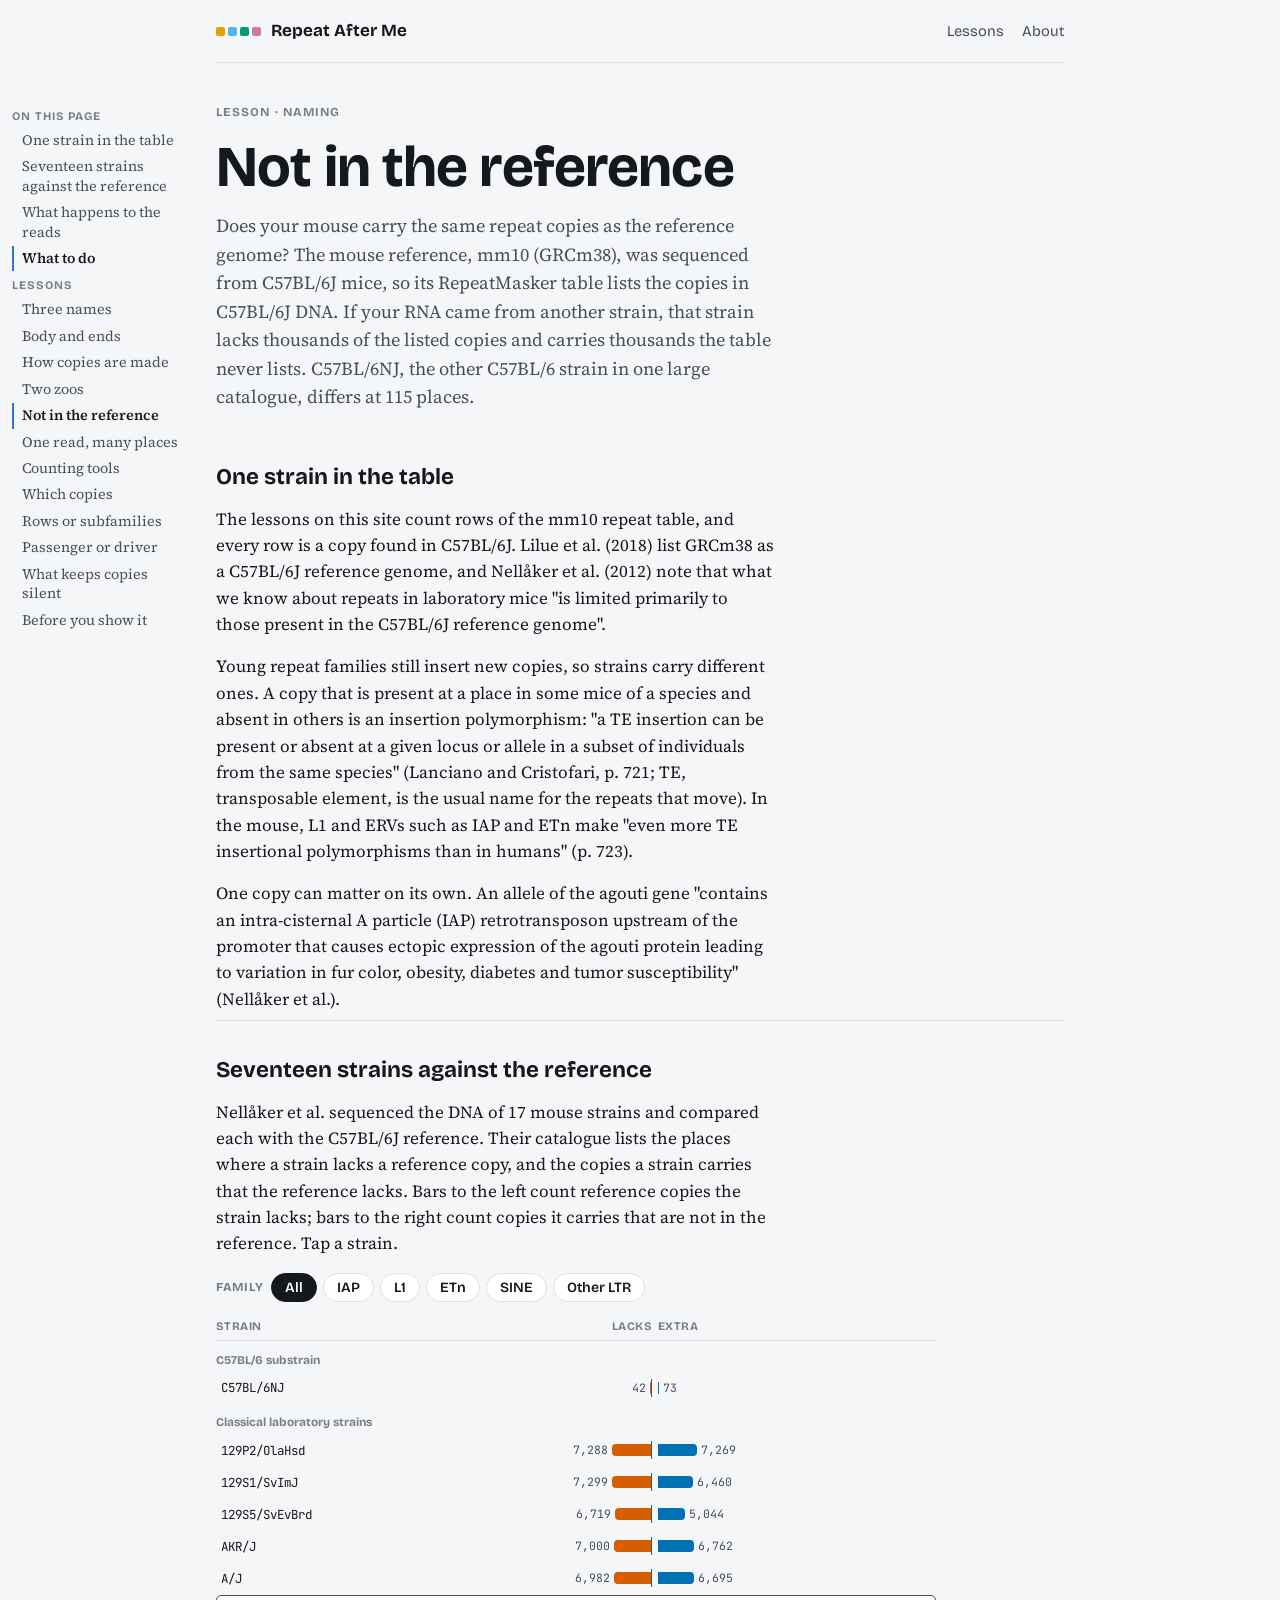
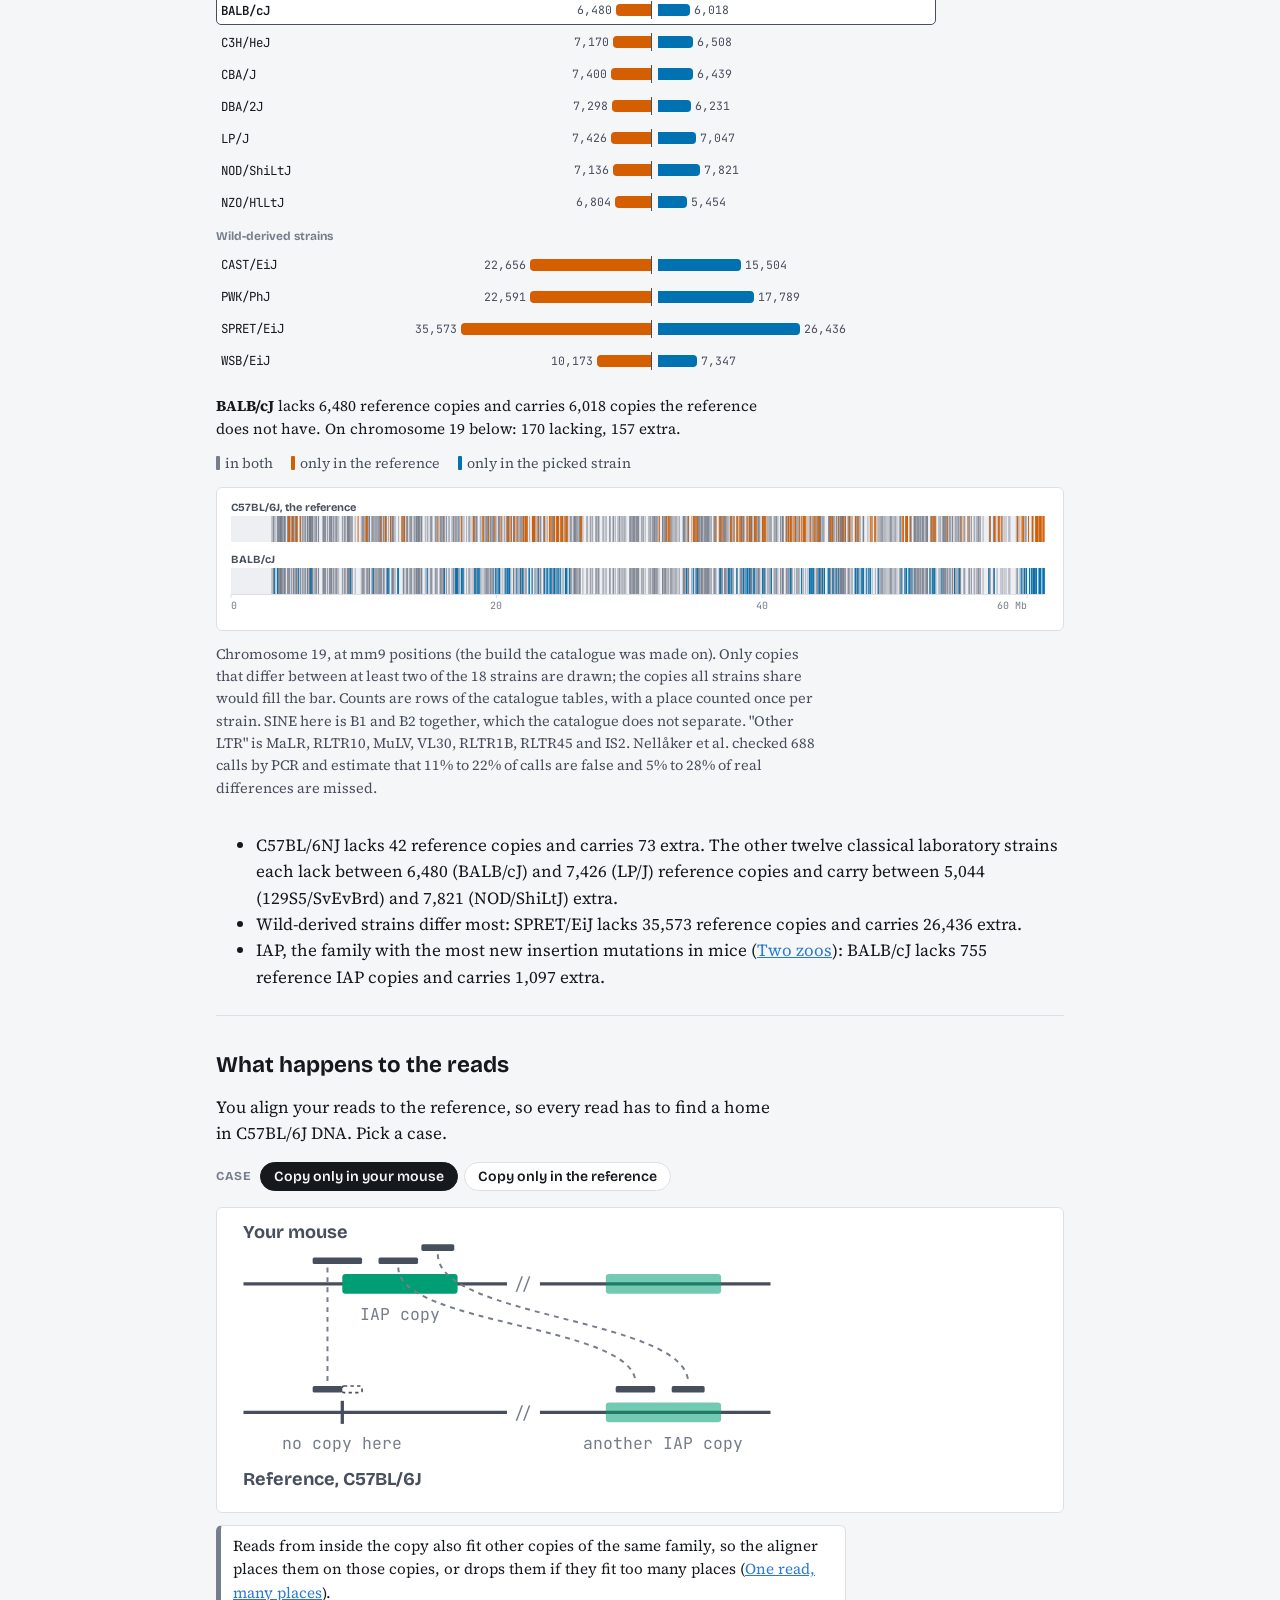
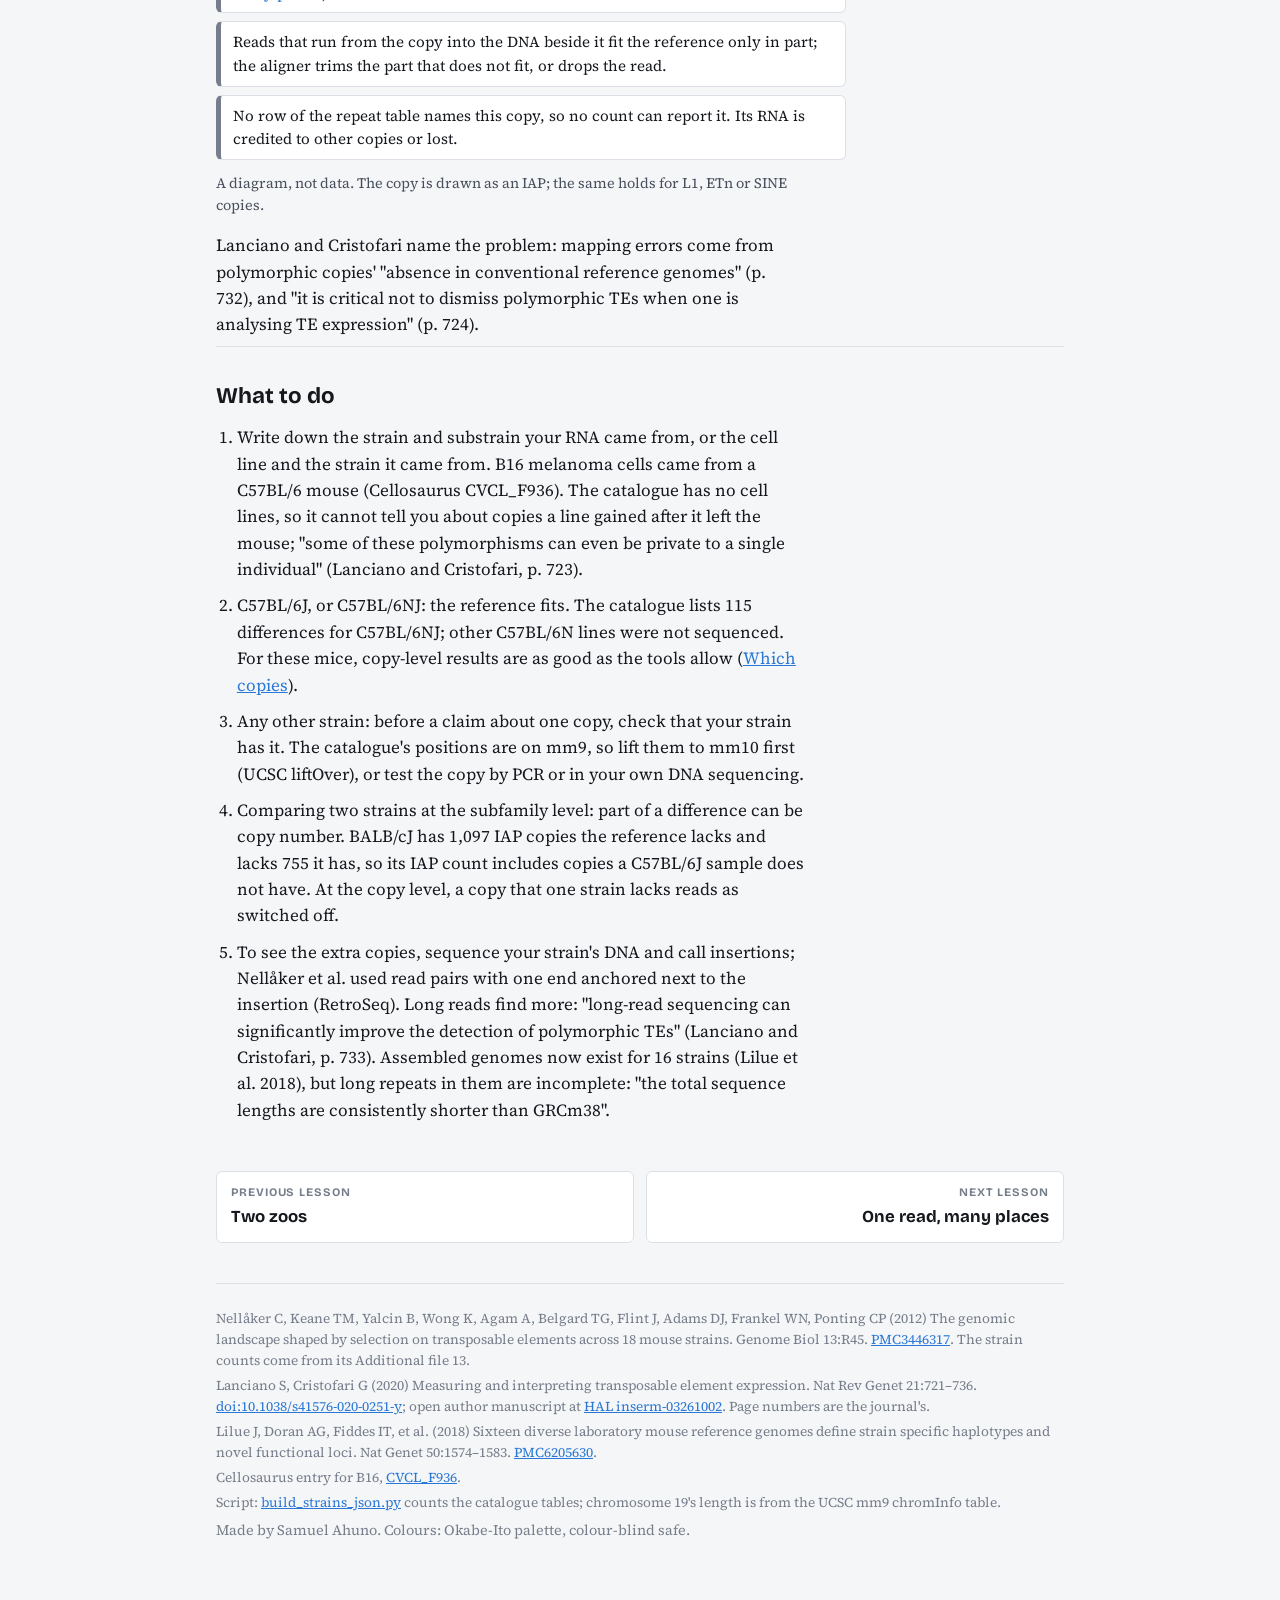
<file: strains.html>
<!doctype html>
<html lang="en">
<head>
<meta charset="utf-8">
<meta name="viewport" content="width=device-width, initial-scale=1, viewport-fit=cover">
<title>Not in the Reference</title>
<meta name="description" content="The mouse repeat table lists the copies in C57BL/6J DNA. Other strains lack thousands of them and carry thousands more; how many, for 17 strains, and what that does to your reads.">
<link rel="preconnect" href="https://fonts.googleapis.com">
<link rel="preconnect" href="https://fonts.gstatic.com" crossorigin>
<link rel="stylesheet" href="https://fonts.googleapis.com/css2?family=Bricolage+Grotesque:opsz,wght@12..96,500;12..96,700&family=Source+Serif+4:ital,opsz,wght@0,8..60,400;0,8..60,600;1,8..60,400&family=JetBrains+Mono:wght@400;600&display=swap">
<link rel="stylesheet" href="assets/site.css?v=513387c1">
<link rel="stylesheet" href="assets/names.css?v=3e422b49">
<link rel="stylesheet" href="assets/multimap.css?v=a5e22a4e">
<link rel="stylesheet" href="assets/strains.css?v=55b47b99">
<script src="data/strains.js?v=f7959b72" defer></script>
<script src="assets/strains.js?v=0577a1c3" defer></script>
<script src="assets/lessonnav.js?v=9f5b4a0c" defer></script>
</head>
<body>
<div class="wrap">

<nav class="nav" aria-label="Site">
  <a class="brand" href="./" aria-label="Repeat After Me, home">
    <span class="dots" aria-hidden="true"><i class="LINE"></i><i class="SINE"></i><i class="LTR"></i><i class="DNA"></i></span>
    Repeat After Me
  </a>
  <ul>
    <li><a href="./#lessons">Lessons</a></li>
    <li><a href="./#about">About</a></li>
  </ul>
</nav>

<header class="lesson">
  <div class="eyebrow">Lesson · Naming</div>
  <h1>Not in the reference</h1>
  <p class="lede">Does your mouse carry the same repeat copies as the reference genome? The mouse reference, mm10 (GRCm38), was sequenced from C57BL/6J mice, so its RepeatMasker table lists the copies in C57BL/6J DNA. If your RNA came from another strain, that strain lacks thousands of the listed copies and carries thousands the table never lists. C57BL/6NJ, the other C57BL/6 strain in one large catalogue, differs at 115 places.</p>
</header>

<section id="ref">
  <h2>One strain in the table</h2>
  <p>The lessons on this site count rows of the mm10 repeat table, and every row is a copy found in C57BL/6J. Lilue et al. (2018) list GRCm38 as a C57BL/6J reference genome, and Nellåker et al. (2012) note that what we know about repeats in laboratory mice "is limited primarily to those present in the C57BL/6J reference genome".</p>
  <p>Young repeat families still insert new copies, so strains carry different ones. A copy that is present at a place in some mice of a species and absent in others is an insertion polymorphism: "a TE insertion can be present or absent at a given locus or allele in a subset of individuals from the same species" (Lanciano and Cristofari, p. 721; TE, transposable element, is the usual name for the repeats that move). In the mouse, L1 and ERVs such as IAP and ETn make "even more TE insertional polymorphisms than in humans" (p. 723).</p>
  <p>One copy can matter on its own. An allele of the agouti gene "contains an intra-cisternal A particle (IAP) retrotransposon upstream of the promoter that causes ectopic expression of the agouti protein leading to variation in fur color, obesity, diabetes and tumor susceptibility" (Nellåker et al.).</p>
</section>

<section id="strains">
  <h2>Seventeen strains against the reference</h2>
  <p>Nellåker et al. sequenced the DNA of 17 mouse strains and compared each with the C57BL/6J reference. Their catalogue lists the places where a strain lacks a reference copy, and the copies a strain carries that the reference lacks. Bars to the left count reference copies the strain lacks; bars to the right count copies it carries that are not in the reference. Tap a strain.</p>
  <div class="seg" role="group" aria-label="Repeat family">
    <span class="lab">Family</span>
    <button type="button" data-fam="all">All</button>
    <button type="button" data-fam="IAP">IAP</button>
    <button type="button" data-fam="L1">L1</button>
    <button type="button" data-fam="ETn">ETn</button>
    <button type="button" data-fam="SINE">SINE</button>
    <button type="button" data-fam="oLTR">Other LTR</button>
  </div>
  <figure class="ice">
    <div class="sbars" id="sbars" role="group" aria-label="For each of 17 strains, the number of reference copies it lacks and the number of copies it carries that are not in the reference. Tap a strain to pick it."></div>
    <p class="sread" id="sread" aria-live="polite"></p>
    <div class="legend slegend"><span><i class="both"></i>in both</span><span><i class="lack"></i>only in the reference</span><span><i class="extra"></i>only in the picked strain</span></div>
    <div class="icebox"><svg id="chrsvg" role="img" aria-label="Chromosome 19 drawn twice, the reference above and the picked strain below, with a tick at every catalogued copy. The sentence above gives the counts."></svg></div>
    <figcaption>Chromosome 19, at mm9 positions (the build the catalogue was made on). Only copies that differ between at least two of the 18 strains are drawn; the copies all strains share would fill the bar. Counts are rows of the catalogue tables, with a place counted once per strain. SINE here is B1 and B2 together, which the catalogue does not separate. "Other LTR" is MaLR, RLTR10, MuLV, VL30, RLTR1B, RLTR45 and IS2. Nellåker et al. checked 688 calls by PCR and estimate that 11% to 22% of calls are false and 5% to 28% of real differences are missed.</figcaption>
  </figure>
  <noscript><p>This figure needs JavaScript.</p></noscript>
  <ul class="picklist">
    <li>C57BL/6NJ lacks 42 reference copies and carries 73 extra. The other twelve classical laboratory strains each lack between 6,480 (BALB/cJ) and 7,426 (LP/J) reference copies and carry between 5,044 (129S5/SvEvBrd) and 7,821 (NOD/ShiLtJ) extra.</li>
    <li>Wild-derived strains differ most: SPRET/EiJ lacks 35,573 reference copies and carries 26,436 extra.</li>
    <li>IAP, the family with the most new insertion mutations in mice (<a href="zoos.html">Two zoos</a>): BALB/cJ lacks 755 reference IAP copies and carries 1,097 extra.</li>
  </ul>
</section>

<section id="reads">
  <h2>What happens to the reads</h2>
  <p>You align your reads to the reference, so every read has to find a home in C57BL/6J DNA. Pick a case.</p>
  <div class="seg" role="group" aria-label="Case">
    <span class="lab">Case</span>
    <button type="button" data-case="mouse">Copy only in your mouse</button>
    <button type="button" data-case="ref">Copy only in the reference</button>
  </div>
  <figure class="ice">
    <div class="icebox"><svg id="readsvg" role="img" aria-label="Diagram: your mouse's DNA above, the reference below, and where reads from the copy go. The list below says the same."></svg></div>
    <ul class="rlist" id="rlist" aria-live="polite"></ul>
    <figcaption>A diagram, not data. The copy is drawn as an IAP; the same holds for L1, ETn or SINE copies.</figcaption>
  </figure>
  <p>Lanciano and Cristofari name the problem: mapping errors come from polymorphic copies' "absence in conventional reference genomes" (p. 732), and "it is critical not to dismiss polymorphic TEs when one is analysing TE expression" (p. 724).</p>
</section>

<section id="do">
  <h2>What to do</h2>
  <ol class="fixlist">
    <li>Write down the strain and substrain your RNA came from, or the cell line and the strain it came from. B16 melanoma cells came from a C57BL/6 mouse (Cellosaurus CVCL_F936). The catalogue has no cell lines, so it cannot tell you about copies a line gained after it left the mouse; "some of these polymorphisms can even be private to a single individual" (Lanciano and Cristofari, p. 723).</li>
    <li>C57BL/6J, or C57BL/6NJ: the reference fits. The catalogue lists 115 differences for C57BL/6NJ; other C57BL/6N lines were not sequenced. For these mice, copy-level results are as good as the tools allow (<a href="copies.html">Which copies</a>).</li>
    <li>Any other strain: before a claim about one copy, check that your strain has it. The catalogue's positions are on mm9, so lift them to mm10 first (UCSC liftOver), or test the copy by PCR or in your own DNA sequencing.</li>
    <li>Comparing two strains at the subfamily level: part of a difference can be copy number. BALB/cJ has 1,097 IAP copies the reference lacks and lacks 755 it has, so its IAP count includes copies a C57BL/6J sample does not have. At the copy level, a copy that one strain lacks reads as switched off.</li>
    <li>To see the extra copies, sequence your strain's DNA and call insertions; Nellåker et al. used read pairs with one end anchored next to the insertion (RetroSeq). Long reads find more: "long-read sequencing can significantly improve the detection of polymorphic TEs" (Lanciano and Cristofari, p. 733). Assembled genomes now exist for 16 strains (Lilue et al. 2018), but long repeats in them are incomplete: "the total sequence lengths are consistently shorter than GRCm38".</li>
  </ol>
</section>

<footer>
  <div class="sources" id="sources">
    <div>Nellåker C, Keane TM, Yalcin B, Wong K, Agam A, Belgard TG, Flint J, Adams DJ, Frankel WN, Ponting CP (2012) The genomic landscape shaped by selection on transposable elements across 18 mouse strains. Genome Biol 13:R45. <a href="https://pmc.ncbi.nlm.nih.gov/articles/PMC3446317/">PMC3446317</a>. The strain counts come from its Additional file 13.</div>
    <div>Lanciano S, Cristofari G (2020) Measuring and interpreting transposable element expression. Nat Rev Genet 21:721–736. <a href="https://doi.org/10.1038/s41576-020-0251-y">doi:10.1038/s41576-020-0251-y</a>; open author manuscript at <a href="https://inserm.hal.science/inserm-03261002">HAL inserm-03261002</a>. Page numbers are the journal's.</div>
    <div>Lilue J, Doran AG, Fiddes IT, et al. (2018) Sixteen diverse laboratory mouse reference genomes define strain specific haplotypes and novel functional loci. Nat Genet 50:1574–1583. <a href="https://pmc.ncbi.nlm.nih.gov/articles/PMC6205630/">PMC6205630</a>.</div>
    <div>Cellosaurus entry for B16, <a href="https://www.cellosaurus.org/CVCL_F936">CVCL_F936</a>.</div>
    <div>Script: <a href="prep/q7/build_strains_json.py">build_strains_json.py</a> counts the catalogue tables; chromosome 19's length is from the UCSC mm9 chromInfo table.</div>
  </div>
  <div>Made by Samuel Ahuno. Colours: Okabe-Ito palette, colour-blind safe.</div>
</footer>

</div>
</body>
</html>
</file>
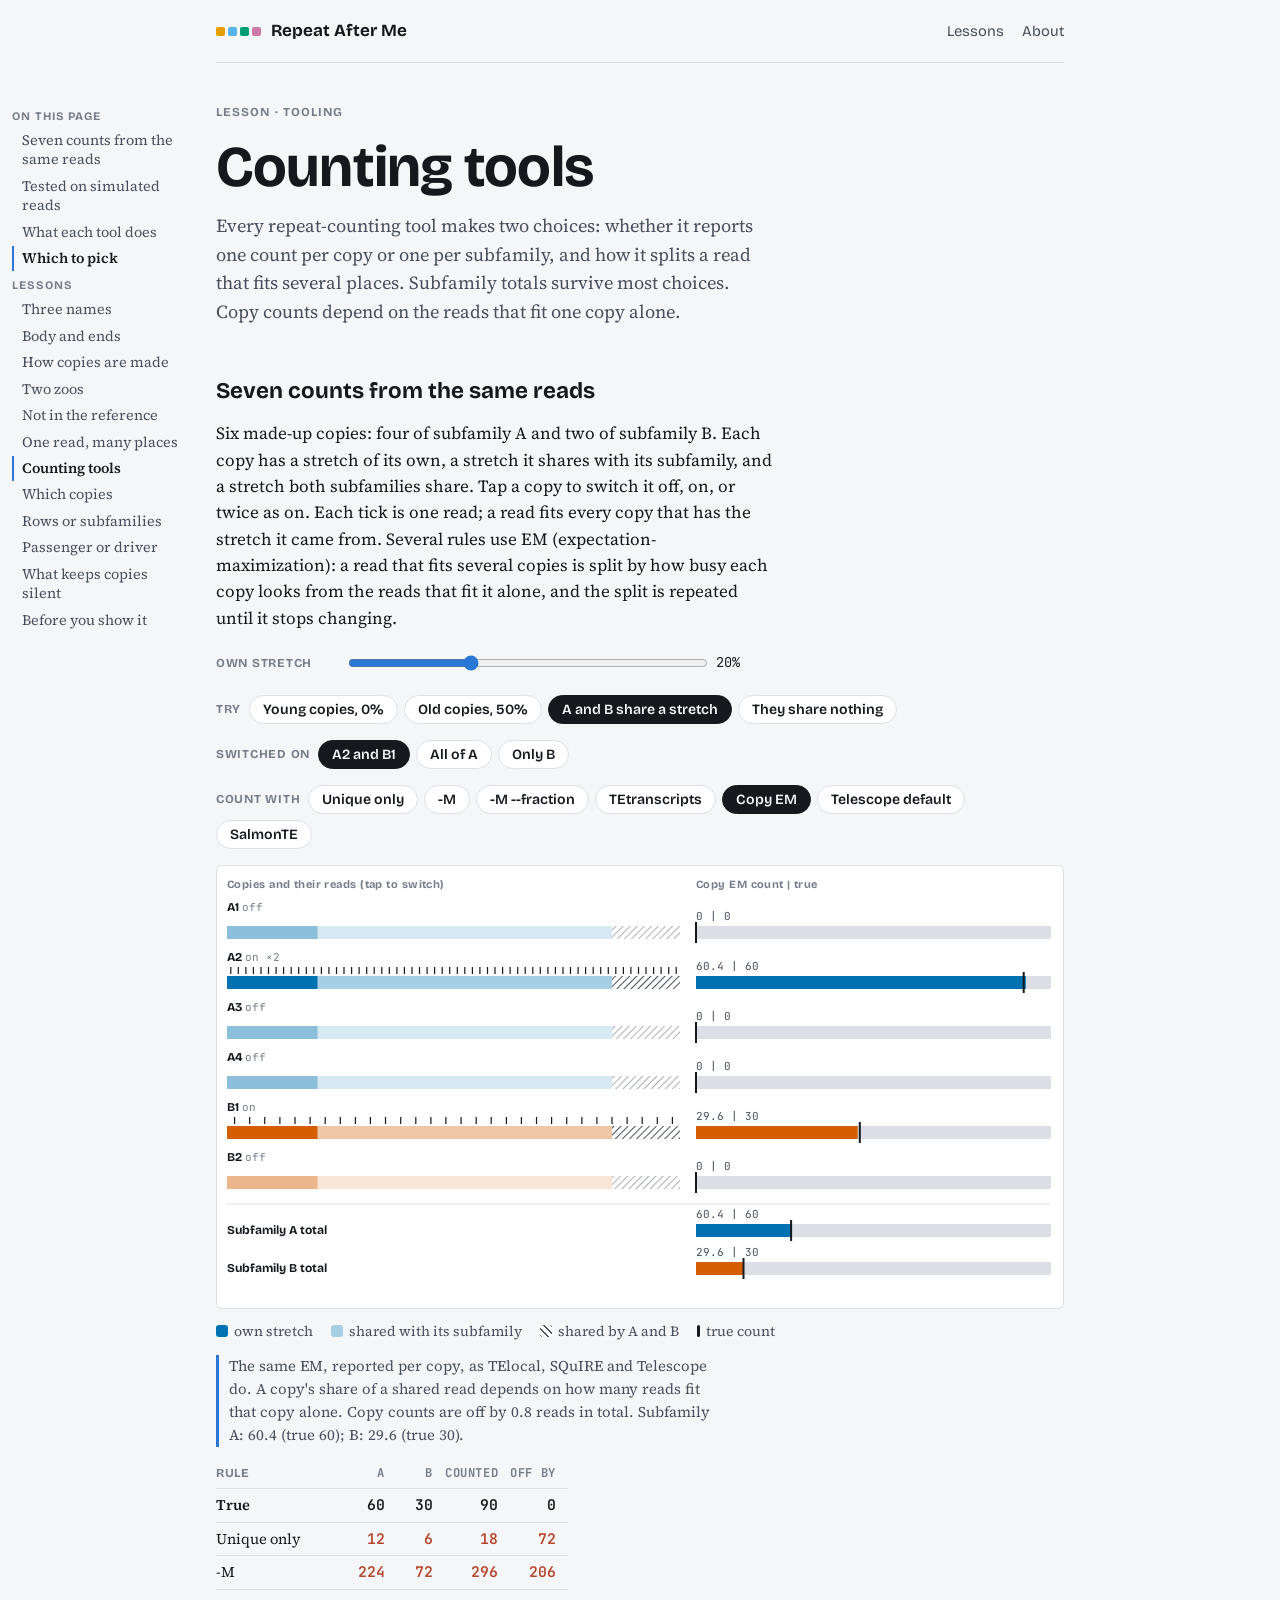
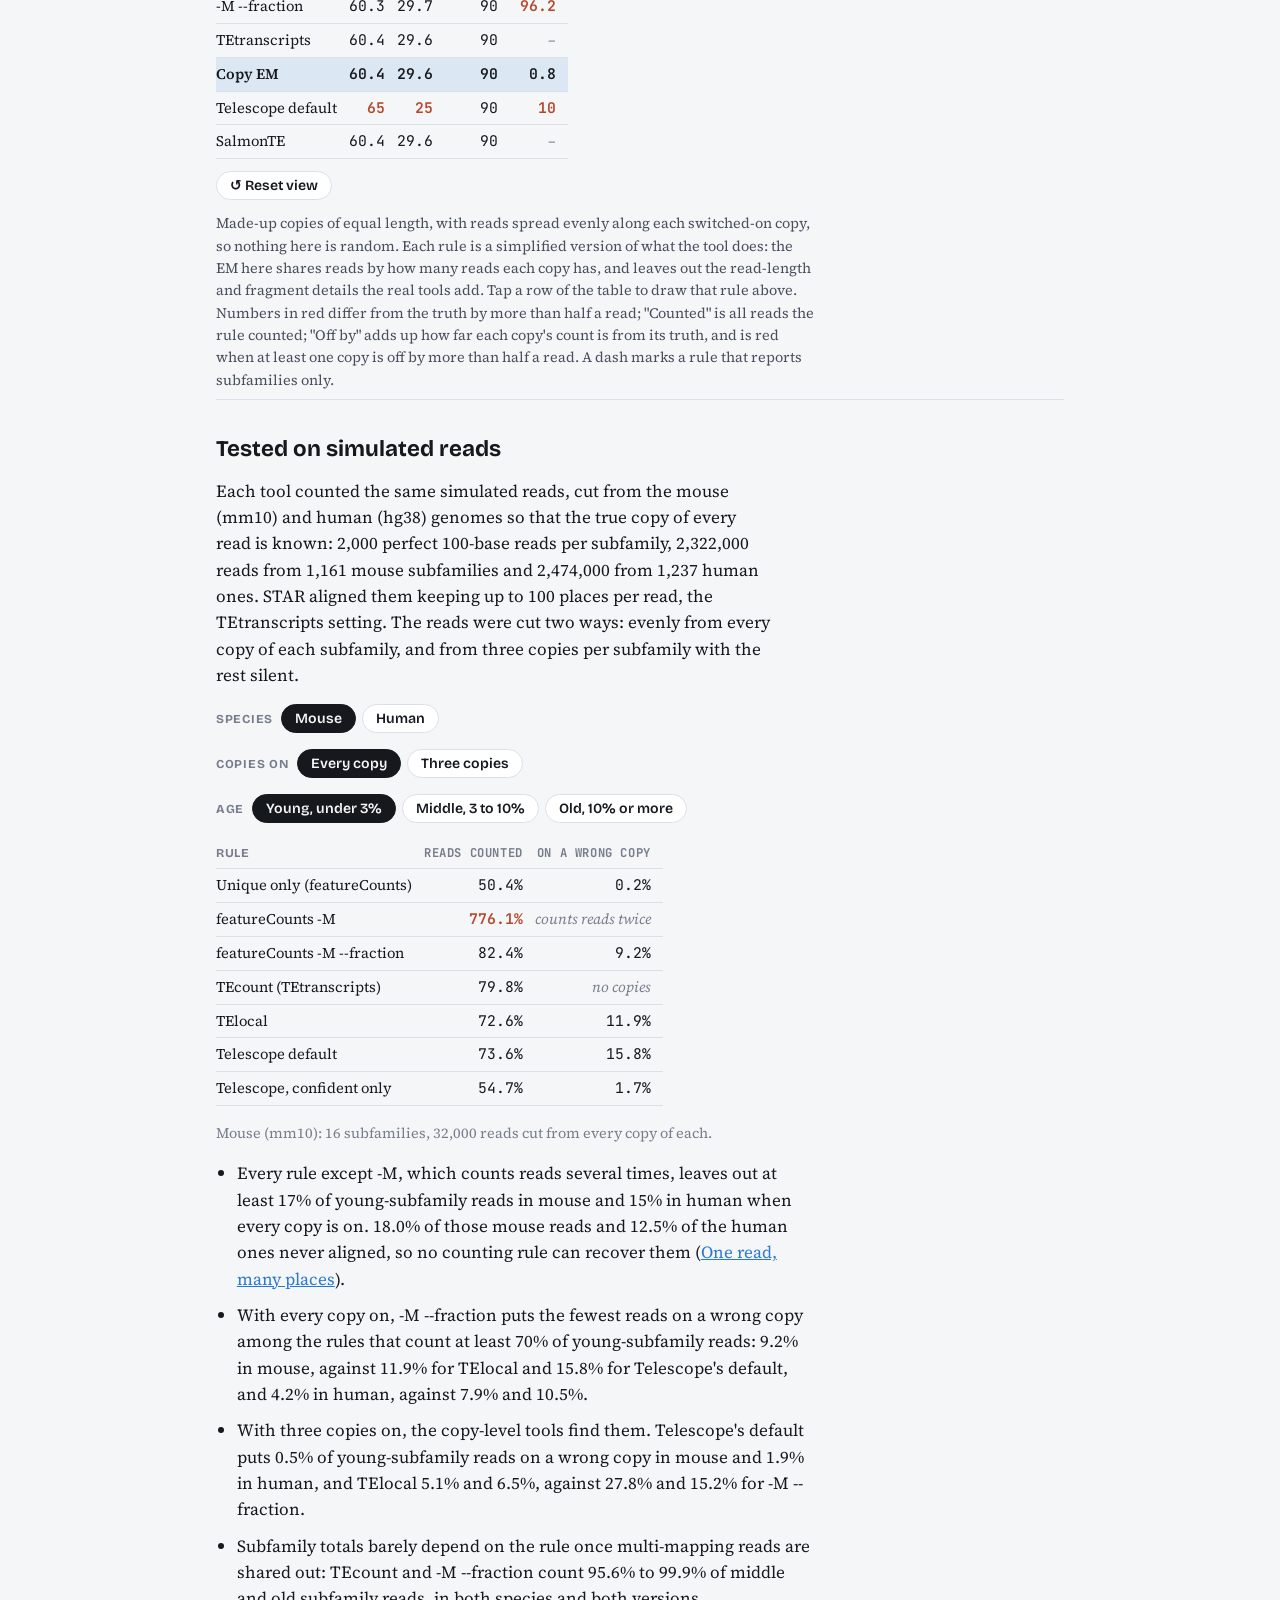
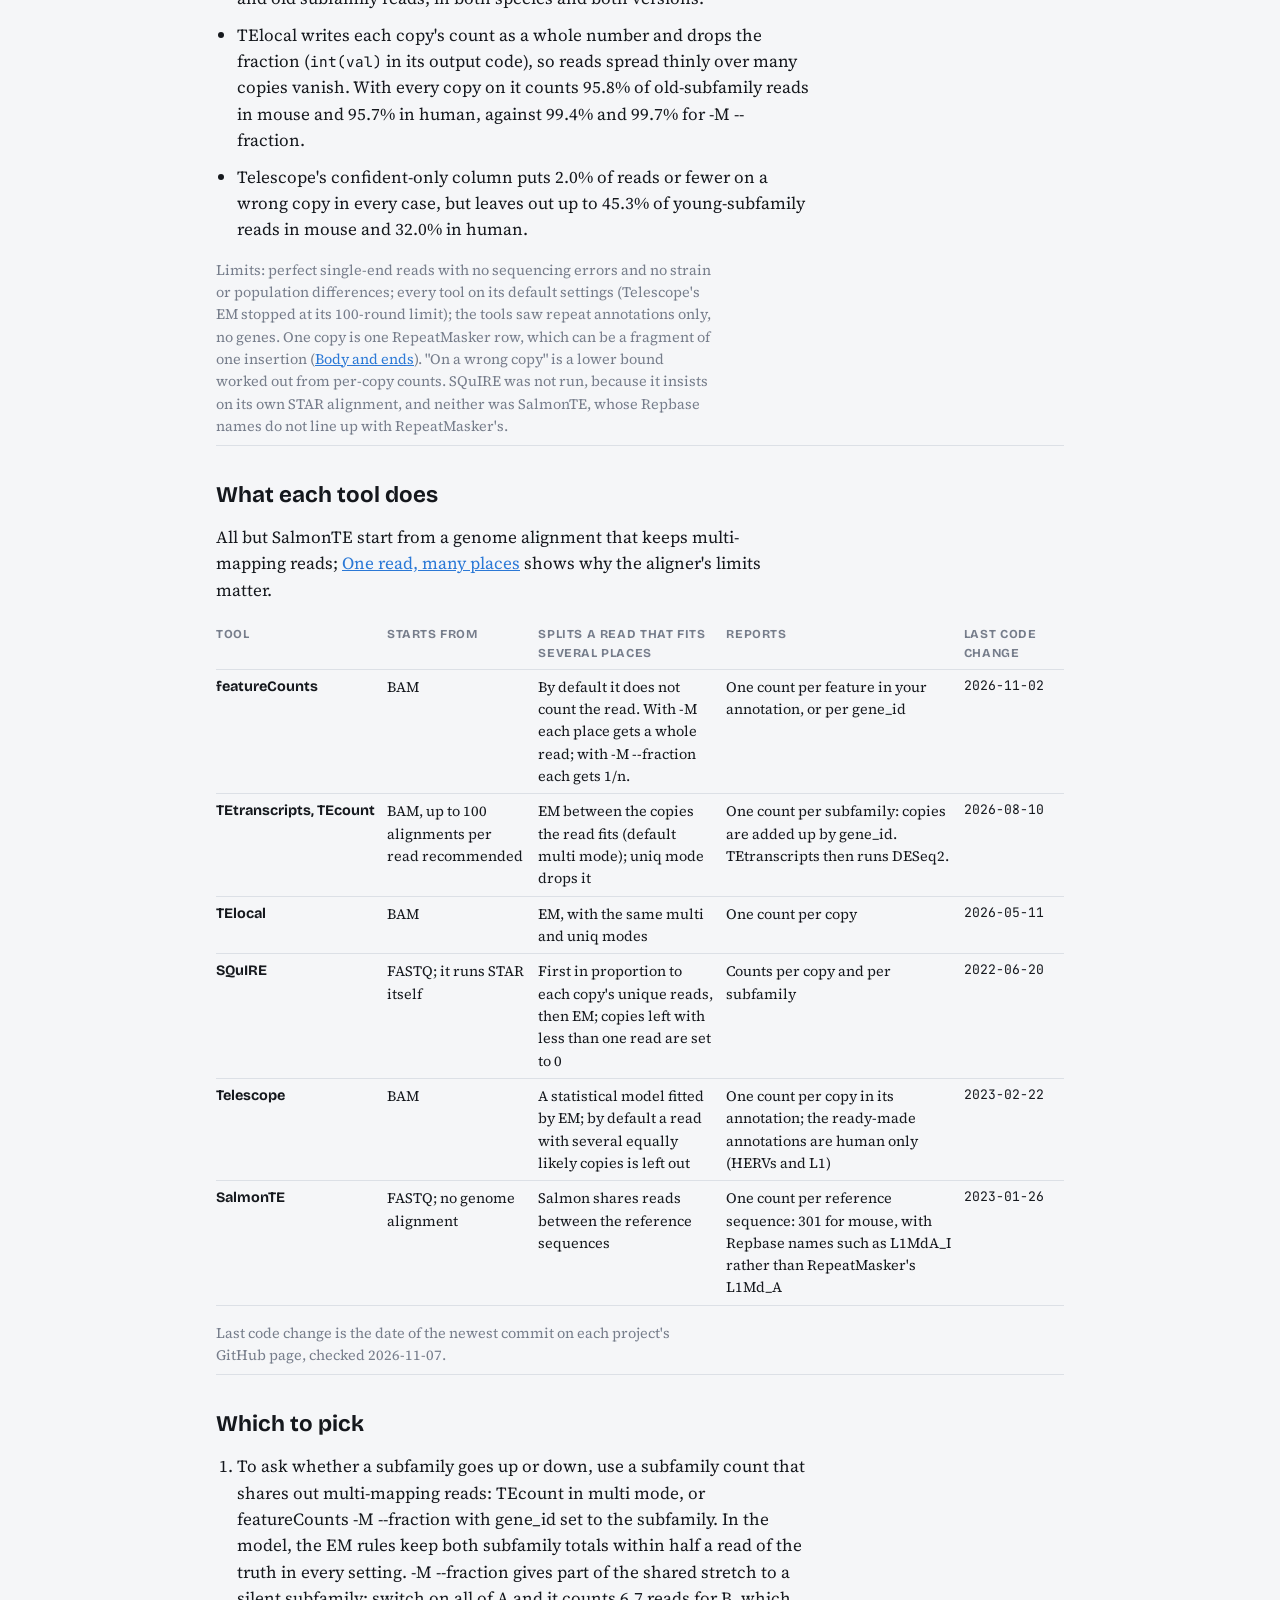
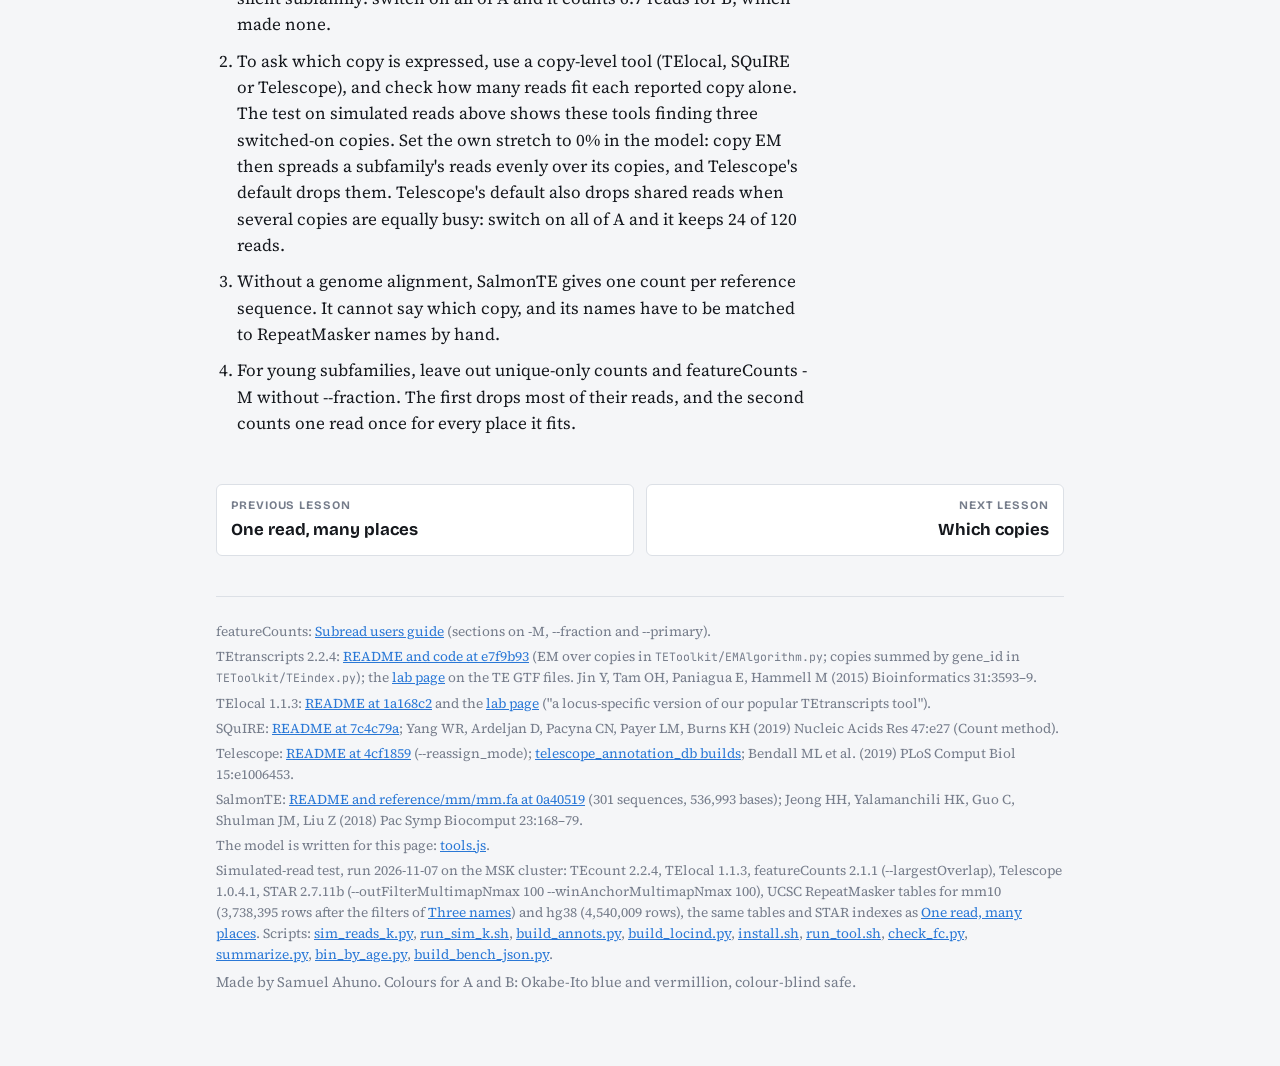
<file: tools.html>
<!doctype html>
<html lang="en">
<head>
<meta charset="utf-8">
<meta name="viewport" content="width=device-width, initial-scale=1, viewport-fit=cover">
<title>Counting Tools</title>
<meta name="description" content="TEtranscripts, TElocal, SQuIRE, Telescope, SalmonTE and featureCounts share out multi-mapping reads in different ways. Run each rule on the same made-up reads and see which numbers you can trust.">
<link rel="preconnect" href="https://fonts.googleapis.com">
<link rel="preconnect" href="https://fonts.gstatic.com" crossorigin>
<link rel="stylesheet" href="https://fonts.googleapis.com/css2?family=Bricolage+Grotesque:opsz,wght@12..96,500;12..96,700&family=Source+Serif+4:ital,opsz,wght@0,8..60,400;0,8..60,600;1,8..60,400&family=JetBrains+Mono:wght@400;600&display=swap">
<link rel="stylesheet" href="assets/site.css?v=513387c1">
<link rel="stylesheet" href="assets/names.css?v=3e422b49">
<link rel="stylesheet" href="assets/multimap.css?v=a5e22a4e">
<link rel="stylesheet" href="assets/tools.css?v=eabf14cc">
<script src="data/tools_bench.js?v=0e6e5973" defer></script>
<script src="assets/bench.js?v=5d01fa58" defer></script>
<script src="assets/tools.js?v=b2639954" defer></script>
<script src="assets/lessonnav.js?v=9f5b4a0c" defer></script>
</head>
<body>
<div class="wrap">

<nav class="nav" aria-label="Site">
  <a class="brand" href="./" aria-label="Repeat After Me, home">
    <span class="dots" aria-hidden="true"><i class="LINE"></i><i class="SINE"></i><i class="LTR"></i><i class="DNA"></i></span>
    Repeat After Me
  </a>
  <ul>
    <li><a href="./#lessons">Lessons</a></li>
    <li><a href="./#about">About</a></li>
  </ul>
</nav>

<header class="lesson">
  <div class="eyebrow">Lesson · Tooling</div>
  <h1>Counting tools</h1>
  <p class="lede">Every repeat-counting tool makes two choices: whether it reports one count per copy or one per subfamily, and how it splits a read that fits several places. Subfamily totals survive most choices. Copy counts depend on the reads that fit one copy alone.</p>
</header>

<section id="model">
  <h2>Seven counts from the same reads</h2>
  <p>Six made-up copies: four of subfamily A and two of subfamily B. Each copy has a stretch of its own, a stretch it shares with its subfamily, and a stretch both subfamilies share. Tap a copy to switch it off, on, or twice as on. Each tick is one read; a read fits every copy that has the stretch it came from. Several rules use EM (expectation-maximization): a read that fits several copies is split by how busy each copy looks from the reads that fit it alone, and the split is repeated until it stops changing.</p>
  <div class="mm-controls">
    <label class="mm-range"><span class="lab">Own stretch</span><input type="range" id="u" min="0" max="60" step="5" value="20"><output id="uout">20%</output></label>
  </div>
  <div class="seg presets" role="group" aria-label="Copy age examples">
    <span class="lab">Try</span>
    <button type="button" data-u="0">Young copies, 0%</button>
    <button type="button" data-u="0.5">Old copies, 50%</button>
    <button type="button" data-x="1">A and B share a stretch</button>
    <button type="button" data-x="0">They share nothing</button>
  </div>
  <div class="seg presets" role="group" aria-label="Which copies are on">
    <span class="lab">Switched on</span>
    <button type="button" data-lv="0,2,0,0,1,0">A2 and B1</button>
    <button type="button" data-lv="1,1,1,1,0,0">All of A</button>
    <button type="button" data-lv="0,0,0,0,1,1">Only B</button>
  </div>
  <div class="methods seg" role="group" aria-label="Counting rule">
    <span class="lab">Count with</span>
    <button type="button" data-m="uniq">Unique only</button>
    <button type="button" data-m="fcm">-M</button>
    <button type="button" data-m="fcfrac">-M --fraction</button>
    <button type="button" data-m="tetx">TEtranscripts</button>
    <button type="button" data-m="emcopy">Copy EM</button>
    <button type="button" data-m="telescope">Telescope default</button>
    <button type="button" data-m="salmonte">SalmonTE</button>
  </div>
  <figure class="ice">
    <div class="icebox"><svg id="copysvg" role="group" aria-label="Six made-up copies drawn as bars with their reads as ticks. To the right, the chosen rule's count for each copy against the true count, then the totals for subfamilies A and B."></svg></div>
    <div class="legend zlegend"><span><i class="u"></i>own stretch</span><span><i class="s"></i>shared with its subfamily</span><span><i class="x"></i>shared by A and B</span><span><i class="t"></i>true count</span></div>
    <p class="note" id="modelnote" aria-live="polite"></p>
    <div class="sumwrap"><table class="sum" id="sumtable" aria-label="Every rule's counts for the same reads"></table></div>
    <div class="controls"><button type="button" class="reset" id="reset">↺ Reset view</button></div>
    <figcaption>Made-up copies of equal length, with reads spread evenly along each switched-on copy, so nothing here is random. Each rule is a simplified version of what the tool does: the EM here shares reads by how many reads each copy has, and leaves out the read-length and fragment details the real tools add. Tap a row of the table to draw that rule above. Numbers in red differ from the truth by more than half a read; "Counted" is all reads the rule counted; "Off by" adds up how far each copy's count is from its truth, and is red when at least one copy is off by more than half a read. A dash marks a rule that reports subfamilies only.</figcaption>
  </figure>
  <noscript><p>This figure needs JavaScript.</p></noscript>
</section>

<section id="bench">
  <h2>Tested on simulated reads</h2>
  <p>Each tool counted the same simulated reads, cut from the mouse (mm10) and human (hg38) genomes so that the true copy of every read is known: 2,000 perfect 100-base reads per subfamily, 2,322,000 reads from 1,161 mouse subfamilies and 2,474,000 from 1,237 human ones. STAR aligned them keeping up to 100 places per read, the TEtranscripts setting. The reads were cut two ways: evenly from every copy of each subfamily, and from three copies per subfamily with the rest silent.</p>
  <div class="seg presets" role="group" aria-label="Species">
    <span class="lab">Species</span>
    <button type="button" data-bsp="mouse">Mouse</button>
    <button type="button" data-bsp="human">Human</button>
  </div>
  <div class="seg presets" role="group" aria-label="Which copies made the reads">
    <span class="lab">Copies on</span>
    <button type="button" data-bsc="all">Every copy</button>
    <button type="button" data-bsc="k3">Three copies</button>
  </div>
  <div class="seg presets" role="group" aria-label="Subfamily age">
    <span class="lab">Age</span>
    <button type="button" data-bbin="young">Young, under 3%</button>
    <button type="button" data-bbin="middle">Middle, 3 to 10%</button>
    <button type="button" data-bbin="old">Old, 10% or more</button>
  </div>
  <div class="sumwrap"><table class="sum" id="benchtable" aria-label="Reads counted and reads on a wrong copy, by rule"></table></div>
  <p class="muted" id="benchnote" style="font-size:0.9rem"></p>
  <ul class="picklist">
    <li>Every rule except -M, which counts reads several times, leaves out at least 17% of young-subfamily reads in mouse and 15% in human when every copy is on. 18.0% of those mouse reads and 12.5% of the human ones never aligned, so no counting rule can recover them (<a href="multimap.html">One read, many places</a>).</li>
    <li>With every copy on, -M --fraction puts the fewest reads on a wrong copy among the rules that count at least 70% of young-subfamily reads: 9.2% in mouse, against 11.9% for TElocal and 15.8% for Telescope's default, and 4.2% in human, against 7.9% and 10.5%.</li>
    <li>With three copies on, the copy-level tools find them. Telescope's default puts 0.5% of young-subfamily reads on a wrong copy in mouse and 1.9% in human, and TElocal 5.1% and 6.5%, against 27.8% and 15.2% for -M --fraction.</li>
    <li>Subfamily totals barely depend on the rule once multi-mapping reads are shared out: TEcount and -M --fraction count 95.6% to 99.9% of middle and old subfamily reads, in both species and both versions.</li>
    <li>TElocal writes each copy's count as a whole number and drops the fraction (<span class="mono">int(val)</span> in its output code), so reads spread thinly over many copies vanish. With every copy on it counts 95.8% of old-subfamily reads in mouse and 95.7% in human, against 99.4% and 99.7% for -M --fraction.</li>
    <li>Telescope's confident-only column puts 2.0% of reads or fewer on a wrong copy in every case, but leaves out up to 45.3% of young-subfamily reads in mouse and 32.0% in human.</li>
  </ul>
  <p class="muted" style="font-size:0.9rem">Limits: perfect single-end reads with no sequencing errors and no strain or population differences; every tool on its default settings (Telescope's EM stopped at its 100-round limit); the tools saw repeat annotations only, no genes. One copy is one RepeatMasker row, which can be a fragment of one insertion (<a href="ltr.html">Body and ends</a>). "On a wrong copy" is a lower bound worked out from per-copy counts. SQuIRE was not run, because it insists on its own STAR alignment, and neither was SalmonTE, whose Repbase names do not line up with RepeatMasker's.</p>
</section>

<section id="tools">
  <h2>What each tool does</h2>
  <p>All but SalmonTE start from a genome alignment that keeps multi-mapping reads; <a href="multimap.html">One read, many places</a> shows why the aligner's limits matter.</p>
  <div class="sumwrap">
    <table class="tooltab">
      <thead><tr><th>Tool</th><th>Starts from</th><th>Splits a read that fits several places</th><th>Reports</th><th>Last code change</th></tr></thead>
      <tbody>
        <tr><td>featureCounts</td><td>BAM</td><td>By default it does not count the read. With -M each place gets a whole read; with -M --fraction each gets 1/n.</td><td>One count per feature in your annotation, or per gene_id</td><td class="d">2026-11-02</td></tr>
        <tr><td>TEtranscripts, TEcount</td><td>BAM, up to 100 alignments per read recommended</td><td>EM between the copies the read fits (default multi mode); uniq mode drops it</td><td>One count per subfamily: copies are added up by gene_id. TEtranscripts then runs DESeq2.</td><td class="d">2026-08-10</td></tr>
        <tr><td>TElocal</td><td>BAM</td><td>EM, with the same multi and uniq modes</td><td>One count per copy</td><td class="d">2026-05-11</td></tr>
        <tr><td>SQuIRE</td><td>FASTQ; it runs STAR itself</td><td>First in proportion to each copy's unique reads, then EM; copies left with less than one read are set to 0</td><td>Counts per copy and per subfamily</td><td class="d">2022-06-20</td></tr>
        <tr><td>Telescope</td><td>BAM</td><td>A statistical model fitted by EM; by default a read with several equally likely copies is left out</td><td>One count per copy in its annotation; the ready-made annotations are human only (HERVs and L1)</td><td class="d">2023-02-22</td></tr>
        <tr><td>SalmonTE</td><td>FASTQ; no genome alignment</td><td>Salmon shares reads between the reference sequences</td><td>One count per reference sequence: 301 for mouse, with Repbase names such as L1MdA_I rather than RepeatMasker's L1Md_A</td><td class="d">2023-01-26</td></tr>
      </tbody>
    </table>
  </div>
  <p class="muted" style="font-size:0.9rem">Last code change is the date of the newest commit on each project's GitHub page, checked 2026-11-07.</p>
</section>

<section id="pick">
  <h2>Which to pick</h2>
  <ol class="picklist" id="picklist">
    <li>To ask whether a subfamily goes up or down, use a subfamily count that shares out multi-mapping reads: TEcount in multi mode, or featureCounts -M --fraction with gene_id set to the subfamily. In the model, the EM rules keep both subfamily totals within half a read of the truth in every setting. -M --fraction gives part of the shared stretch to a silent subfamily: switch on all of A and it counts 6.7 reads for B, which made none.</li>
    <li>To ask which copy is expressed, use a copy-level tool (TElocal, SQuIRE or Telescope), and check how many reads fit each reported copy alone. The test on simulated reads above shows these tools finding three switched-on copies. Set the own stretch to 0% in the model: copy EM then spreads a subfamily's reads evenly over its copies, and Telescope's default drops them. Telescope's default also drops shared reads when several copies are equally busy: switch on all of A and it keeps 24 of 120 reads.</li>
    <li>Without a genome alignment, SalmonTE gives one count per reference sequence. It cannot say which copy, and its names have to be matched to RepeatMasker names by hand.</li>
    <li>For young subfamilies, leave out unique-only counts and featureCounts -M without --fraction. The first drops most of their reads, and the second counts one read once for every place it fits.</li>
  </ol>
</section>

<footer>
  <div class="sources" id="sources">
    <div>featureCounts: <a href="https://github.com/ShiLab-Bioinformatics/subread/tree/8021ab5/doc">Subread users guide</a> (sections on -M, --fraction and --primary).</div>
    <div>TEtranscripts 2.2.4: <a href="https://github.com/mhammell-laboratory/TEtranscripts/tree/e7f9b93">README and code at e7f9b93</a> (EM over copies in <span class="mono">TEToolkit/EMAlgorithm.py</span>; copies summed by gene_id in <span class="mono">TEToolkit/TEindex.py</span>); the <a href="https://www.mghlab.org/software/tetranscripts">lab page</a> on the TE GTF files. Jin Y, Tam OH, Paniagua E, Hammell M (2015) Bioinformatics 31:3593–9.</div>
    <div>TElocal 1.1.3: <a href="https://github.com/mhammell-laboratory/TElocal/tree/1a168c2">README at 1a168c2</a> and the <a href="https://www.mghlab.org/software/telocal">lab page</a> ("a locus-specific version of our popular TEtranscripts tool").</div>
    <div>SQuIRE: <a href="https://github.com/wyang17/SQuIRE/tree/7c4c79a">README at 7c4c79a</a>; Yang WR, Ardeljan D, Pacyna CN, Payer LM, Burns KH (2019) Nucleic Acids Res 47:e27 (Count method).</div>
    <div>Telescope: <a href="https://github.com/mlbendall/telescope/tree/4cf1859">README at 4cf1859</a> (--reassign_mode); <a href="https://github.com/mlbendall/telescope_annotation_db/tree/a8a282b/builds">telescope_annotation_db builds</a>; Bendall ML et al. (2019) PLoS Comput Biol 15:e1006453.</div>
    <div>SalmonTE: <a href="https://github.com/LiuzLab/SalmonTE/tree/0a40519">README and reference/mm/mm.fa at 0a40519</a> (301 sequences, 536,993 bases); Jeong HH, Yalamanchili HK, Guo C, Shulman JM, Liu Z (2018) Pac Symp Biocomput 23:168–79.</div>
    <div>The model is written for this page: <a href="assets/tools.js?v=b2639954">tools.js</a>.</div>
    <div>Simulated-read test, run 2026-11-07 on the MSK cluster: TEcount 2.2.4, TElocal 1.1.3, featureCounts 2.1.1 (--largestOverlap), Telescope 1.0.4.1, STAR 2.7.11b (--outFilterMultimapNmax 100 --winAnchorMultimapNmax 100), UCSC RepeatMasker tables for mm10 (3,738,395 rows after the filters of <a href="names.html">Three names</a>) and hg38 (4,540,009 rows), the same tables and STAR indexes as <a href="multimap.html">One read, many places</a>. Scripts: <a href="prep/q10/sim_reads_k.py">sim_reads_k.py</a>, <a href="prep/q10/run_sim_k.sh">run_sim_k.sh</a>, <a href="prep/q10/build_annots.py">build_annots.py</a>, <a href="prep/q10/build_locind.py">build_locind.py</a>, <a href="prep/q10/install.sh">install.sh</a>, <a href="prep/q10/run_tool.sh">run_tool.sh</a>, <a href="prep/q10/check_fc.py">check_fc.py</a>, <a href="prep/q10/summarize.py">summarize.py</a>, <a href="prep/q10/bin_by_age.py">bin_by_age.py</a>, <a href="prep/q10/build_bench_json.py">build_bench_json.py</a>.</div>
  </div>
  <div>Made by Samuel Ahuno. Colours for A and B: Okabe-Ito blue and vermillion, colour-blind safe.</div>
</footer>

</div>
</body>
</html>
</file>
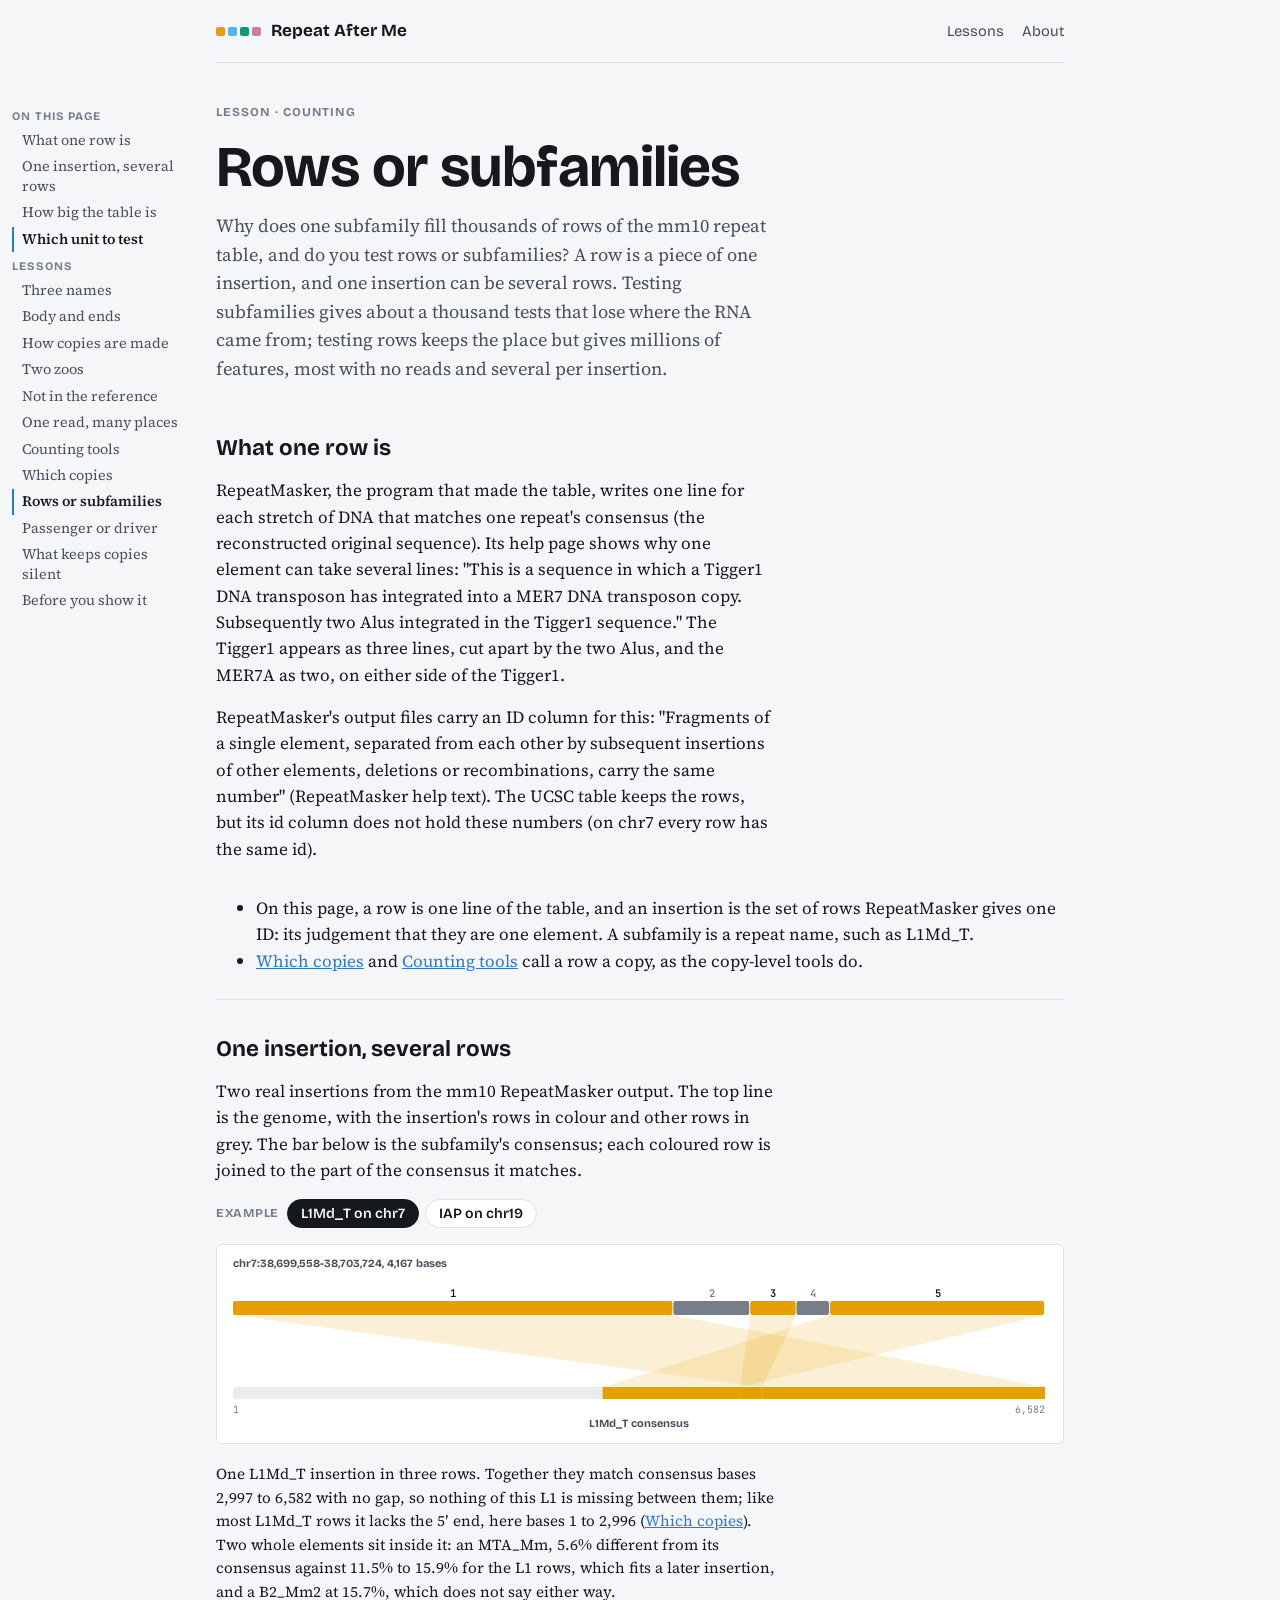
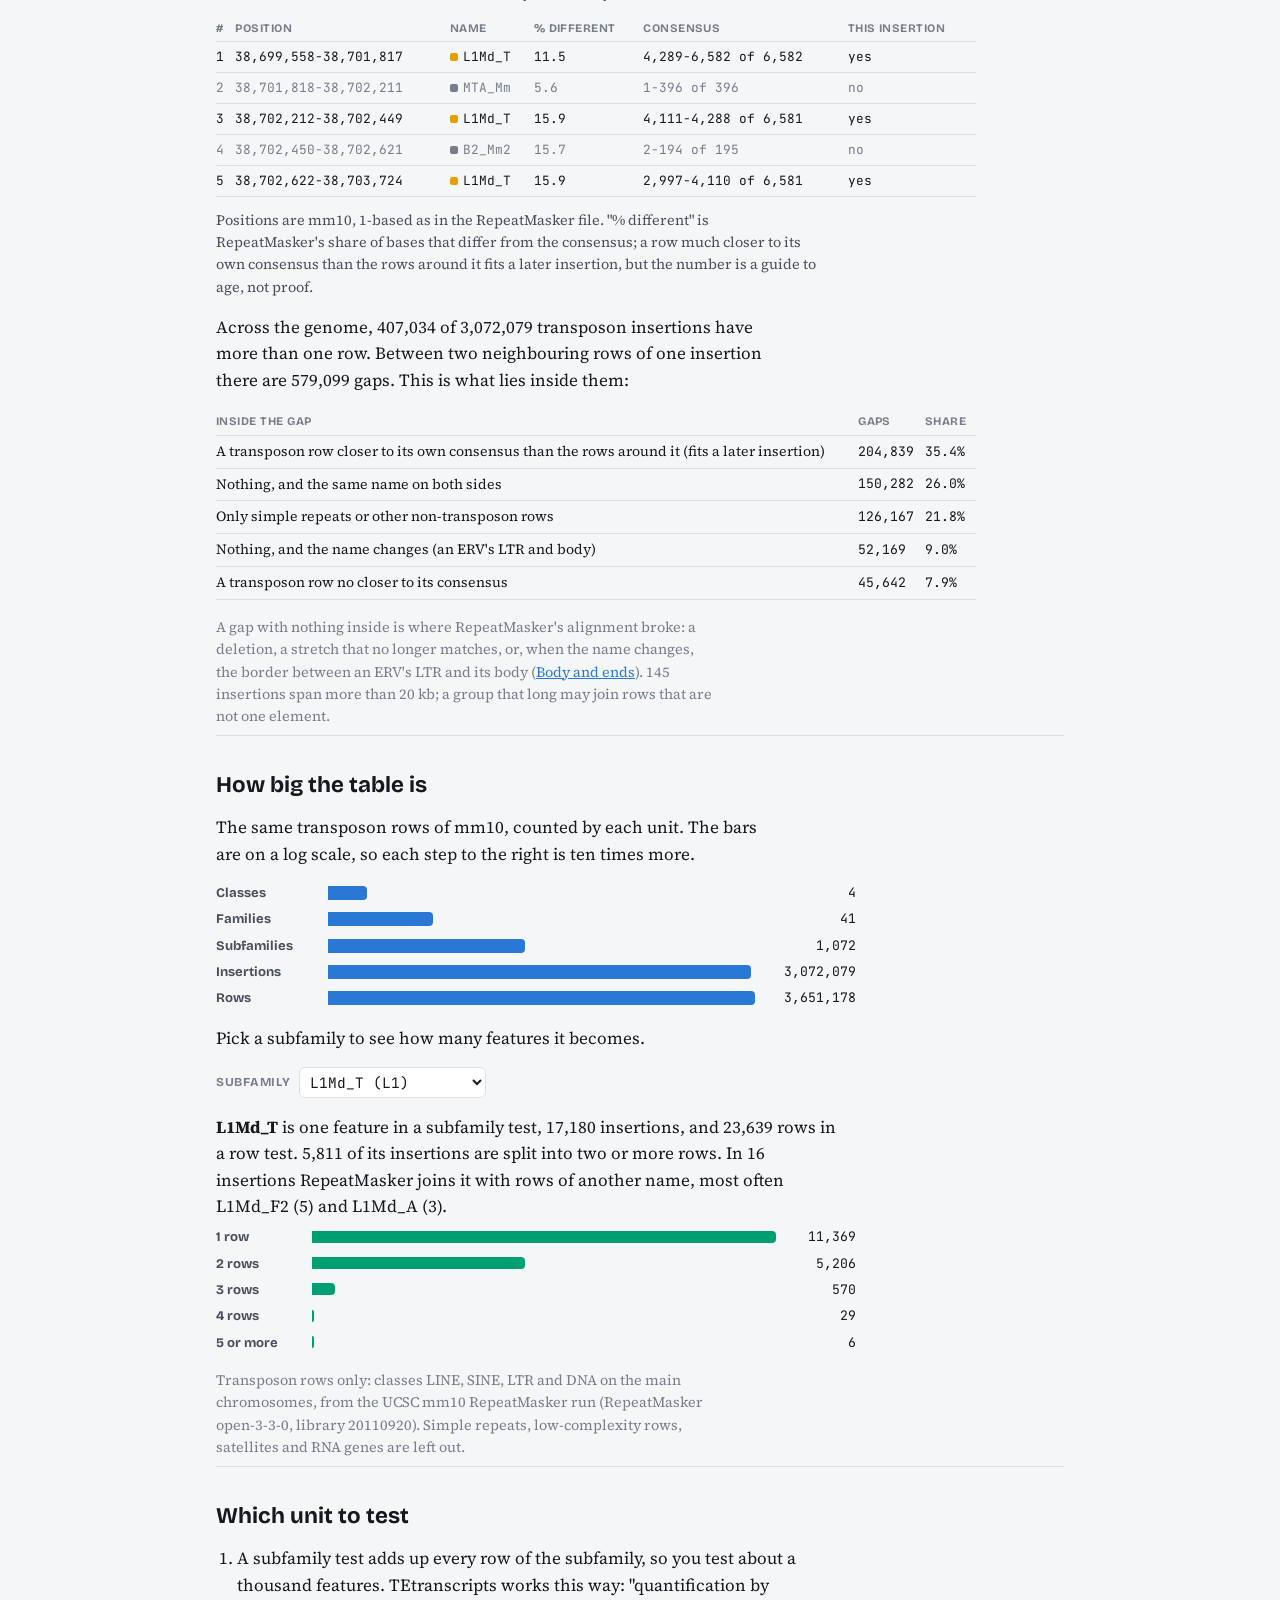
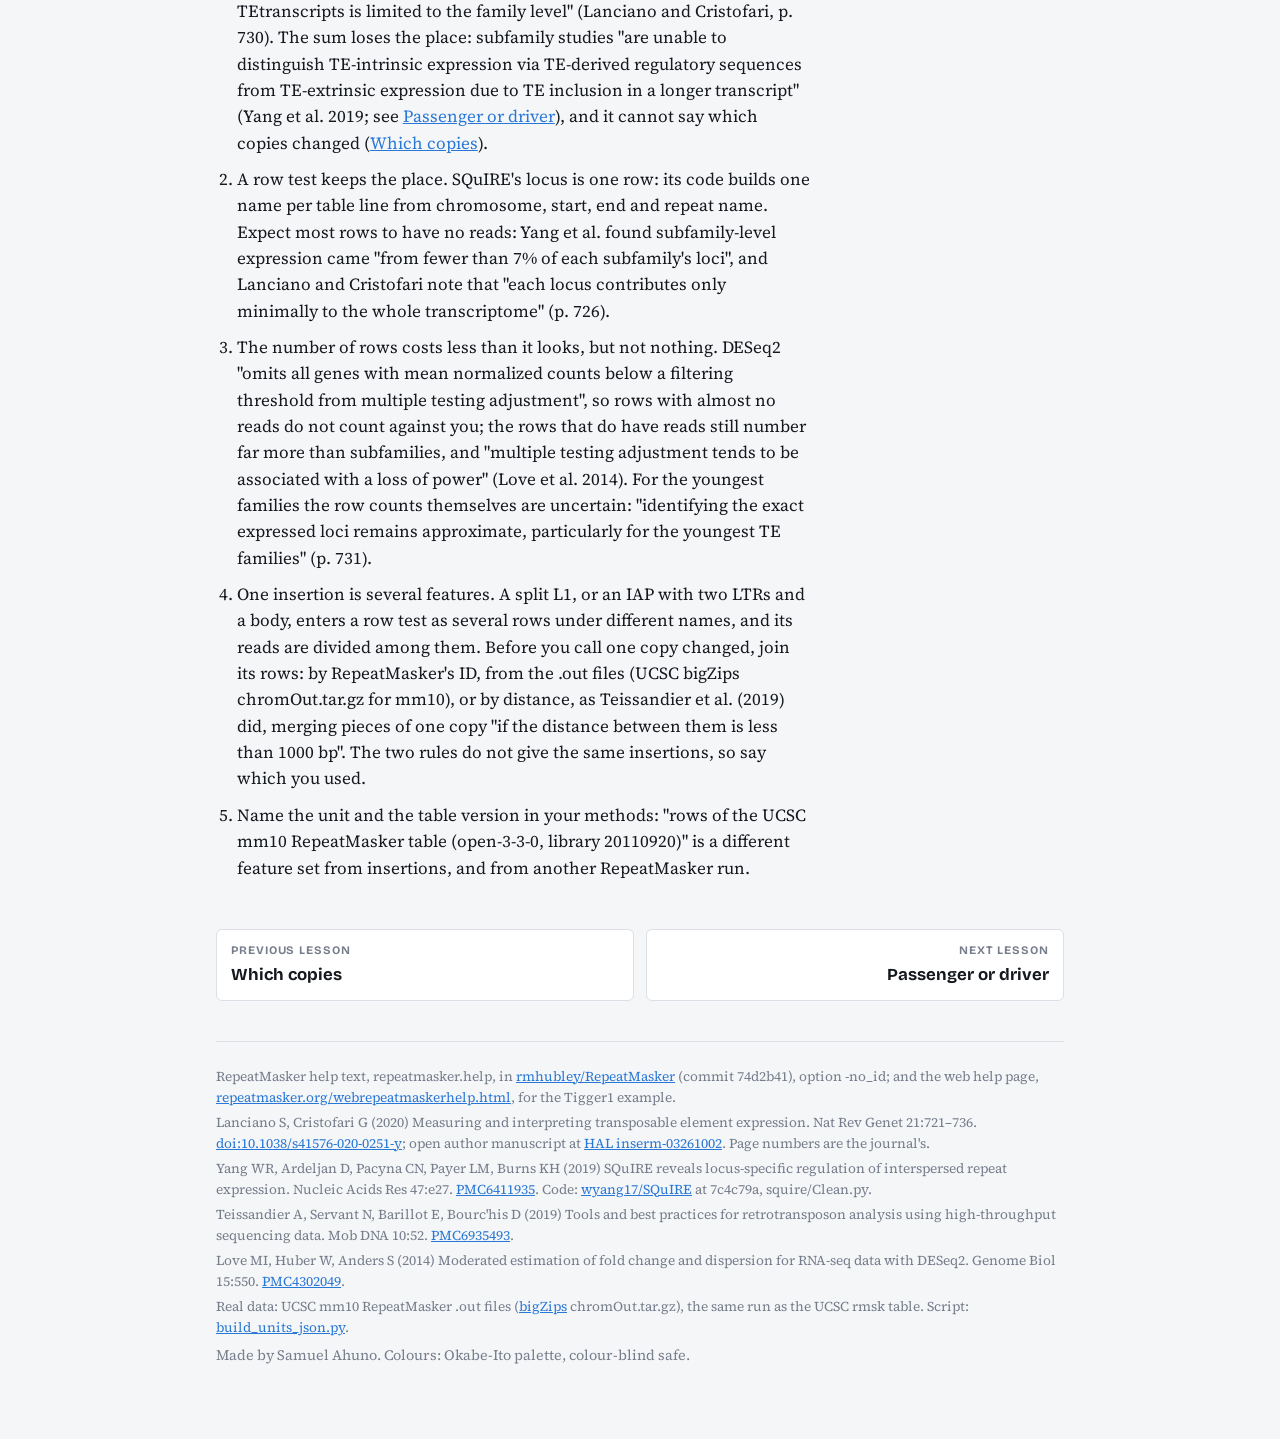
<file: units.html>
<!doctype html>
<html lang="en">
<head>
<meta charset="utf-8">
<meta name="viewport" content="width=device-width, initial-scale=1, viewport-fit=cover">
<title>Rows or Subfamilies</title>
<meta name="description" content="Why one subfamily fills thousands of rows of the mm10 repeat table, how rows group into insertions, and what changes when you test rows instead of subfamilies.">
<link rel="preconnect" href="https://fonts.googleapis.com">
<link rel="preconnect" href="https://fonts.gstatic.com" crossorigin>
<link rel="stylesheet" href="https://fonts.googleapis.com/css2?family=Bricolage+Grotesque:opsz,wght@12..96,500;12..96,700&family=Source+Serif+4:ital,opsz,wght@0,8..60,400;0,8..60,600;1,8..60,400&family=JetBrains+Mono:wght@400;600&display=swap">
<link rel="stylesheet" href="assets/site.css?v=513387c1">
<link rel="stylesheet" href="assets/names.css?v=3e422b49">
<link rel="stylesheet" href="assets/multimap.css?v=a5e22a4e">
<link rel="stylesheet" href="assets/units.css?v=d9b44c71">
<script src="data/units.js?v=99c4dffb" defer></script>
<script src="assets/units.js?v=03f45988" defer></script>
<script src="assets/lessonnav.js?v=9f5b4a0c" defer></script>
</head>
<body>
<div class="wrap">

<nav class="nav" aria-label="Site">
  <a class="brand" href="./" aria-label="Repeat After Me, home">
    <span class="dots" aria-hidden="true"><i class="LINE"></i><i class="SINE"></i><i class="LTR"></i><i class="DNA"></i></span>
    Repeat After Me
  </a>
  <ul>
    <li><a href="./#lessons">Lessons</a></li>
    <li><a href="./#about">About</a></li>
  </ul>
</nav>

<header class="lesson">
  <div class="eyebrow">Lesson · Counting</div>
  <h1>Rows or subfamilies</h1>
  <p class="lede">Why does one subfamily fill thousands of rows of the mm10 repeat table, and do you test rows or subfamilies? A row is a piece of one insertion, and one insertion can be several rows. Testing subfamilies gives about a thousand tests that lose where the RNA came from; testing rows keeps the place but gives millions of features, most with no reads and several per insertion.</p>
</header>

<section id="row">
  <h2>What one row is</h2>
  <p>RepeatMasker, the program that made the table, writes one line for each stretch of DNA that matches one repeat's consensus (the reconstructed original sequence). Its help page shows why one element can take several lines: "This is a sequence in which a Tigger1 DNA transposon has integrated into a MER7 DNA transposon copy. Subsequently two Alus integrated in the Tigger1 sequence." The Tigger1 appears as three lines, cut apart by the two Alus, and the MER7A as two, on either side of the Tigger1.</p>
  <p>RepeatMasker's output files carry an ID column for this: "Fragments of a single element, separated from each other by subsequent insertions of other elements, deletions or recombinations, carry the same number" (RepeatMasker help text). The UCSC table keeps the rows, but its id column does not hold these numbers (on chr7 every row has the same id).</p>
  <ul class="picklist">
    <li>On this page, a row is one line of the table, and an insertion is the set of rows RepeatMasker gives one ID: its judgement that they are one element. A subfamily is a repeat name, such as L1Md_T.</li>
    <li><a href="copies.html">Which copies</a> and <a href="tools.html">Counting tools</a> call a row a copy, as the copy-level tools do.</li>
  </ul>
</section>

<section id="insertion">
  <h2>One insertion, several rows</h2>
  <p>Two real insertions from the mm10 RepeatMasker output. The top line is the genome, with the insertion's rows in colour and other rows in grey. The bar below is the subfamily's consensus; each coloured row is joined to the part of the consensus it matches.</p>
  <div class="seg" role="group" aria-label="Example insertion">
    <span class="lab">Example</span>
    <button type="button" data-ex="0">L1Md_T on chr7</button>
    <button type="button" data-ex="1">IAP on chr19</button>
  </div>
  <figure class="ice">
    <div class="icebox"><svg id="exsvg" role="img" aria-label="One insertion drawn to scale: its rows along the genome, joined to the parts of the subfamily consensus they match. The table below lists the rows."></svg></div>
    <p class="exnote" id="exnote" aria-live="polite"></p>
    <div class="tw"><table class="rows" id="extable" aria-label="Rows in the drawing"></table></div>
    <figcaption>Positions are mm10, 1-based as in the RepeatMasker file. "% different" is RepeatMasker's share of bases that differ from the consensus; a row much closer to its own consensus than the rows around it fits a later insertion, but the number is a guide to age, not proof.</figcaption>
  </figure>
  <noscript><p>This figure needs JavaScript.</p></noscript>
  <p>Across the genome, 407,034 of 3,072,079 transposon insertions have more than one row. Between two neighbouring rows of one insertion there are 579,099 gaps. This is what lies inside them:</p>
  <div class="tw"><table class="gaps" id="gaptable" aria-label="What lies between two rows of one insertion"></table></div>
  <p class="muted" style="font-size:0.9rem">A gap with nothing inside is where RepeatMasker's alignment broke: a deletion, a stretch that no longer matches, or, when the name changes, the border between an ERV's LTR and its body (<a href="ltr.html">Body and ends</a>). 145 insertions span more than 20 kb; a group that long may join rows that are not one element.</p>
</section>

<section id="size">
  <h2>How big the table is</h2>
  <p>The same transposon rows of mm10, counted by each unit. The bars are on a log scale, so each step to the right is ten times more.</p>
  <div class="ubars" id="ubars" role="img" aria-label="Number of features when transposons are counted by class, family, subfamily, insertion and row, on a log scale. The numbers are written beside the bars."></div>
  <p>Pick a subfamily to see how many features it becomes.</p>
  <label class="pick"><span class="lab">Subfamily</span> <select id="subpick" aria-label="Subfamily"></select></label>
  <div class="subread" id="subread" aria-live="polite"></div>
  <p class="muted" style="font-size:0.9rem">Transposon rows only: classes LINE, SINE, LTR and DNA on the main chromosomes, from the UCSC mm10 RepeatMasker run (RepeatMasker open-3-3-0, library 20110920). Simple repeats, low-complexity rows, satellites and RNA genes are left out.</p>
</section>

<section id="test">
  <h2>Which unit to test</h2>
  <ol class="fixlist">
    <li>A subfamily test adds up every row of the subfamily, so you test about a thousand features. TEtranscripts works this way: "quantification by TEtranscripts is limited to the family level" (Lanciano and Cristofari, p. 730). The sum loses the place: subfamily studies "are unable to distinguish TE-intrinsic expression via TE-derived regulatory sequences from TE-extrinsic expression due to TE inclusion in a longer transcript" (Yang et al. 2019; see <a href="passenger.html">Passenger or driver</a>), and it cannot say which copies changed (<a href="copies.html">Which copies</a>).</li>
    <li>A row test keeps the place. SQuIRE's locus is one row: its code builds one name per table line from chromosome, start, end and repeat name. Expect most rows to have no reads: Yang et al. found subfamily-level expression came "from fewer than 7% of each subfamily's loci", and Lanciano and Cristofari note that "each locus contributes only minimally to the whole transcriptome" (p. 726).</li>
    <li>The number of rows costs less than it looks, but not nothing. DESeq2 "omits all genes with mean normalized counts below a filtering threshold from multiple testing adjustment", so rows with almost no reads do not count against you; the rows that do have reads still number far more than subfamilies, and "multiple testing adjustment tends to be associated with a loss of power" (Love et al. 2014). For the youngest families the row counts themselves are uncertain: "identifying the exact expressed loci remains approximate, particularly for the youngest TE families" (p. 731).</li>
    <li>One insertion is several features. A split L1, or an IAP with two LTRs and a body, enters a row test as several rows under different names, and its reads are divided among them. Before you call one copy changed, join its rows: by RepeatMasker's ID, from the .out files (UCSC bigZips chromOut.tar.gz for mm10), or by distance, as Teissandier et al. (2019) did, merging pieces of one copy "if the distance between them is less than 1000 bp". The two rules do not give the same insertions, so say which you used.</li>
    <li>Name the unit and the table version in your methods: "rows of the UCSC mm10 RepeatMasker table (open-3-3-0, library 20110920)" is a different feature set from insertions, and from another RepeatMasker run.</li>
  </ol>
</section>

<footer>
  <div class="sources" id="sources">
    <div>RepeatMasker help text, repeatmasker.help, in <a href="https://github.com/rmhubley/RepeatMasker">rmhubley/RepeatMasker</a> (commit 74d2b41), option -no_id; and the web help page, <a href="https://www.repeatmasker.org/webrepeatmaskerhelp.html">repeatmasker.org/webrepeatmaskerhelp.html</a>, for the Tigger1 example.</div>
    <div>Lanciano S, Cristofari G (2020) Measuring and interpreting transposable element expression. Nat Rev Genet 21:721–736. <a href="https://doi.org/10.1038/s41576-020-0251-y">doi:10.1038/s41576-020-0251-y</a>; open author manuscript at <a href="https://inserm.hal.science/inserm-03261002">HAL inserm-03261002</a>. Page numbers are the journal's.</div>
    <div>Yang WR, Ardeljan D, Pacyna CN, Payer LM, Burns KH (2019) SQuIRE reveals locus-specific regulation of interspersed repeat expression. Nucleic Acids Res 47:e27. <a href="https://pmc.ncbi.nlm.nih.gov/articles/PMC6411935/">PMC6411935</a>. Code: <a href="https://github.com/wyang17/SQuIRE">wyang17/SQuIRE</a> at 7c4c79a, squire/Clean.py.</div>
    <div>Teissandier A, Servant N, Barillot E, Bourc'his D (2019) Tools and best practices for retrotransposon analysis using high-throughput sequencing data. Mob DNA 10:52. <a href="https://pmc.ncbi.nlm.nih.gov/articles/PMC6935493/">PMC6935493</a>.</div>
    <div>Love MI, Huber W, Anders S (2014) Moderated estimation of fold change and dispersion for RNA-seq data with DESeq2. Genome Biol 15:550. <a href="https://pmc.ncbi.nlm.nih.gov/articles/PMC4302049/">PMC4302049</a>.</div>
    <div>Real data: UCSC mm10 RepeatMasker .out files (<a href="https://hgdownload.soe.ucsc.edu/goldenPath/mm10/bigZips/">bigZips</a> chromOut.tar.gz), the same run as the UCSC rmsk table. Script: <a href="prep/q8/build_units_json.py">build_units_json.py</a>.</div>
  </div>
  <div>Made by Samuel Ahuno. Colours: Okabe-Ito palette, colour-blind safe.</div>
</footer>

</div>
</body>
</html>
</file>
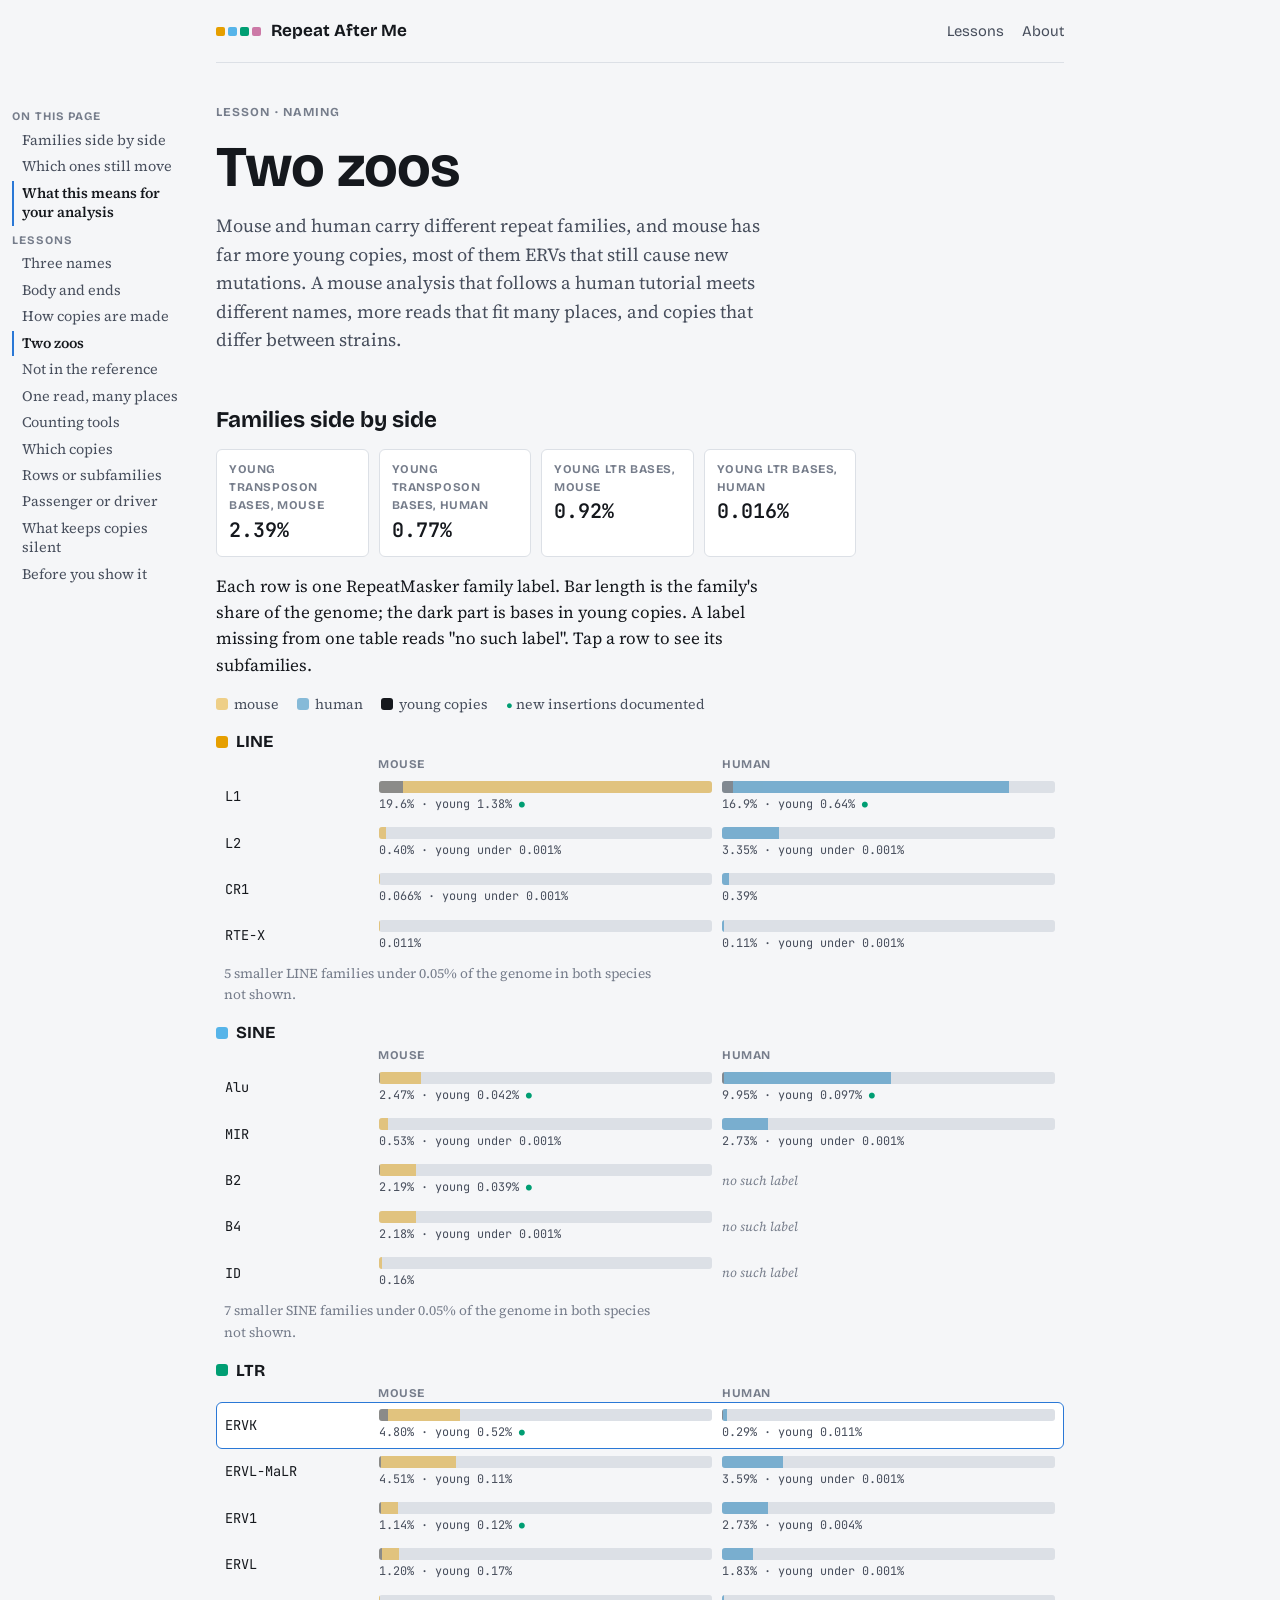
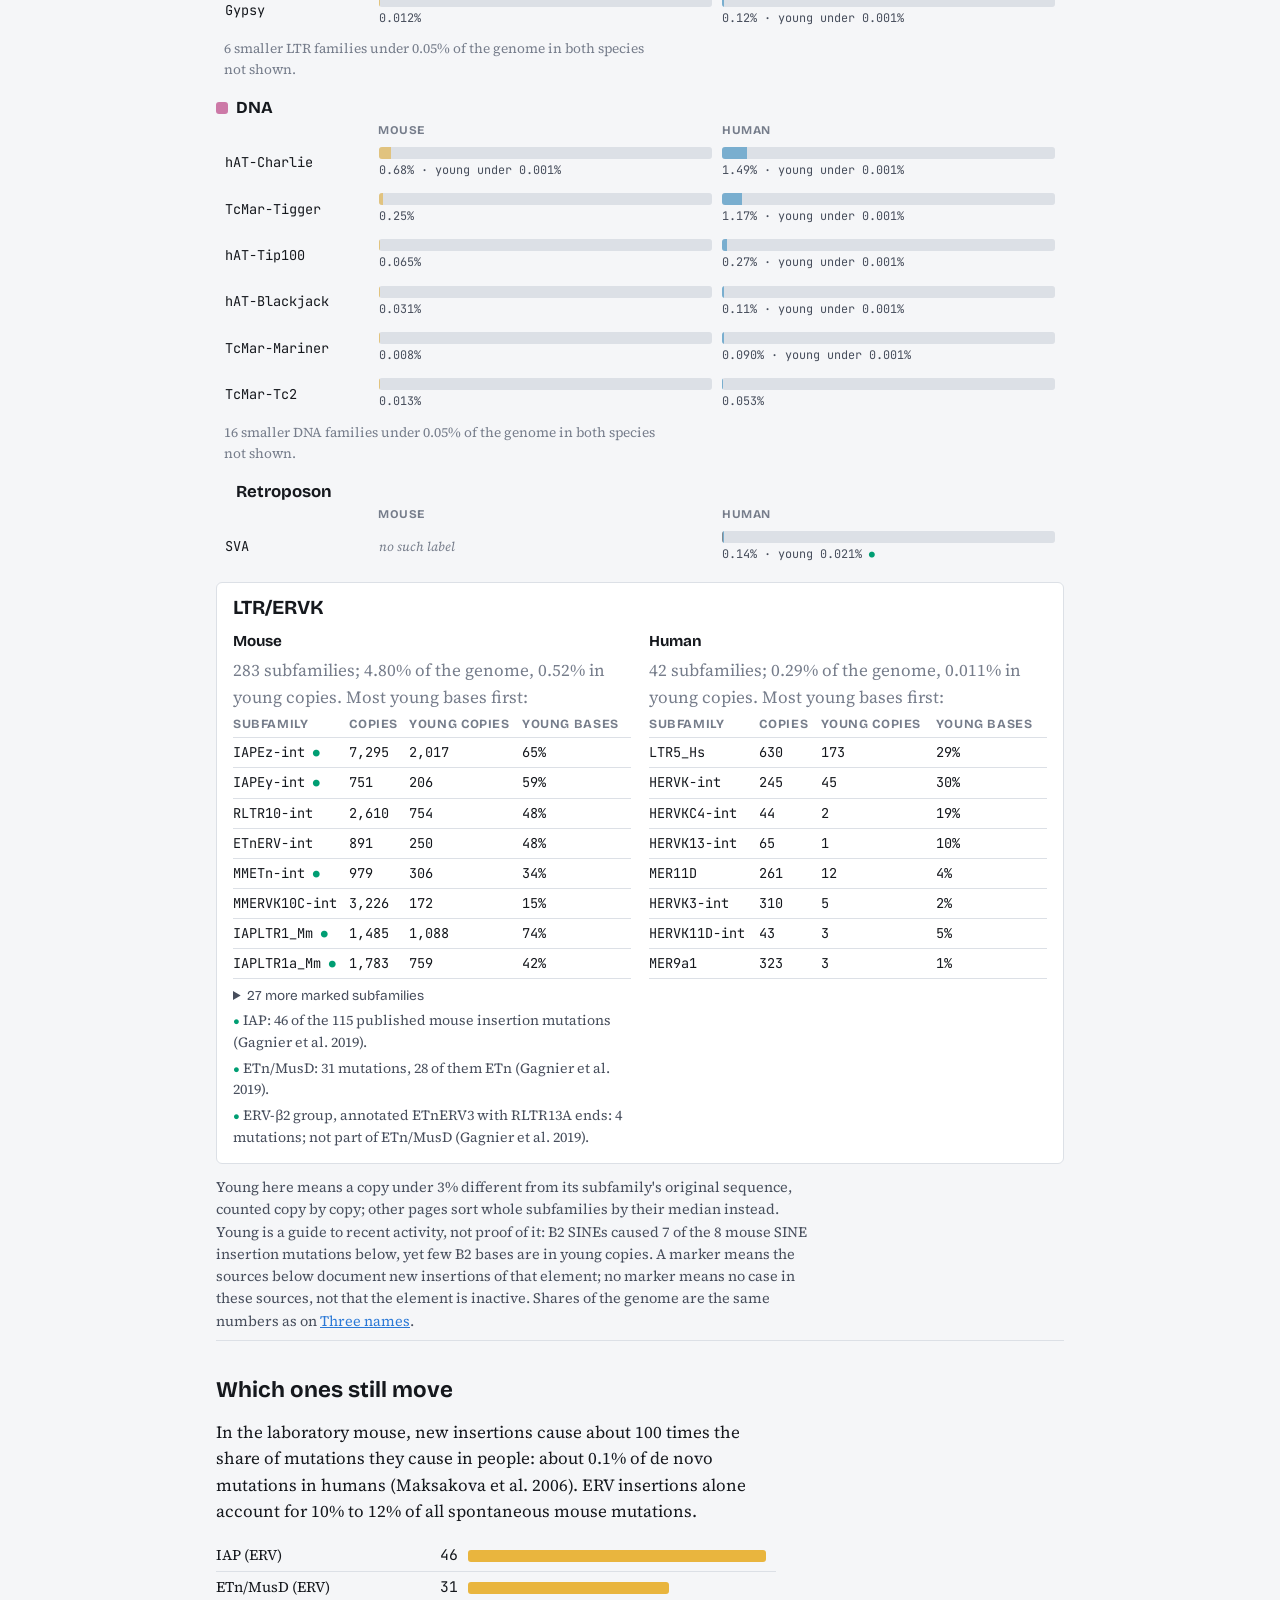
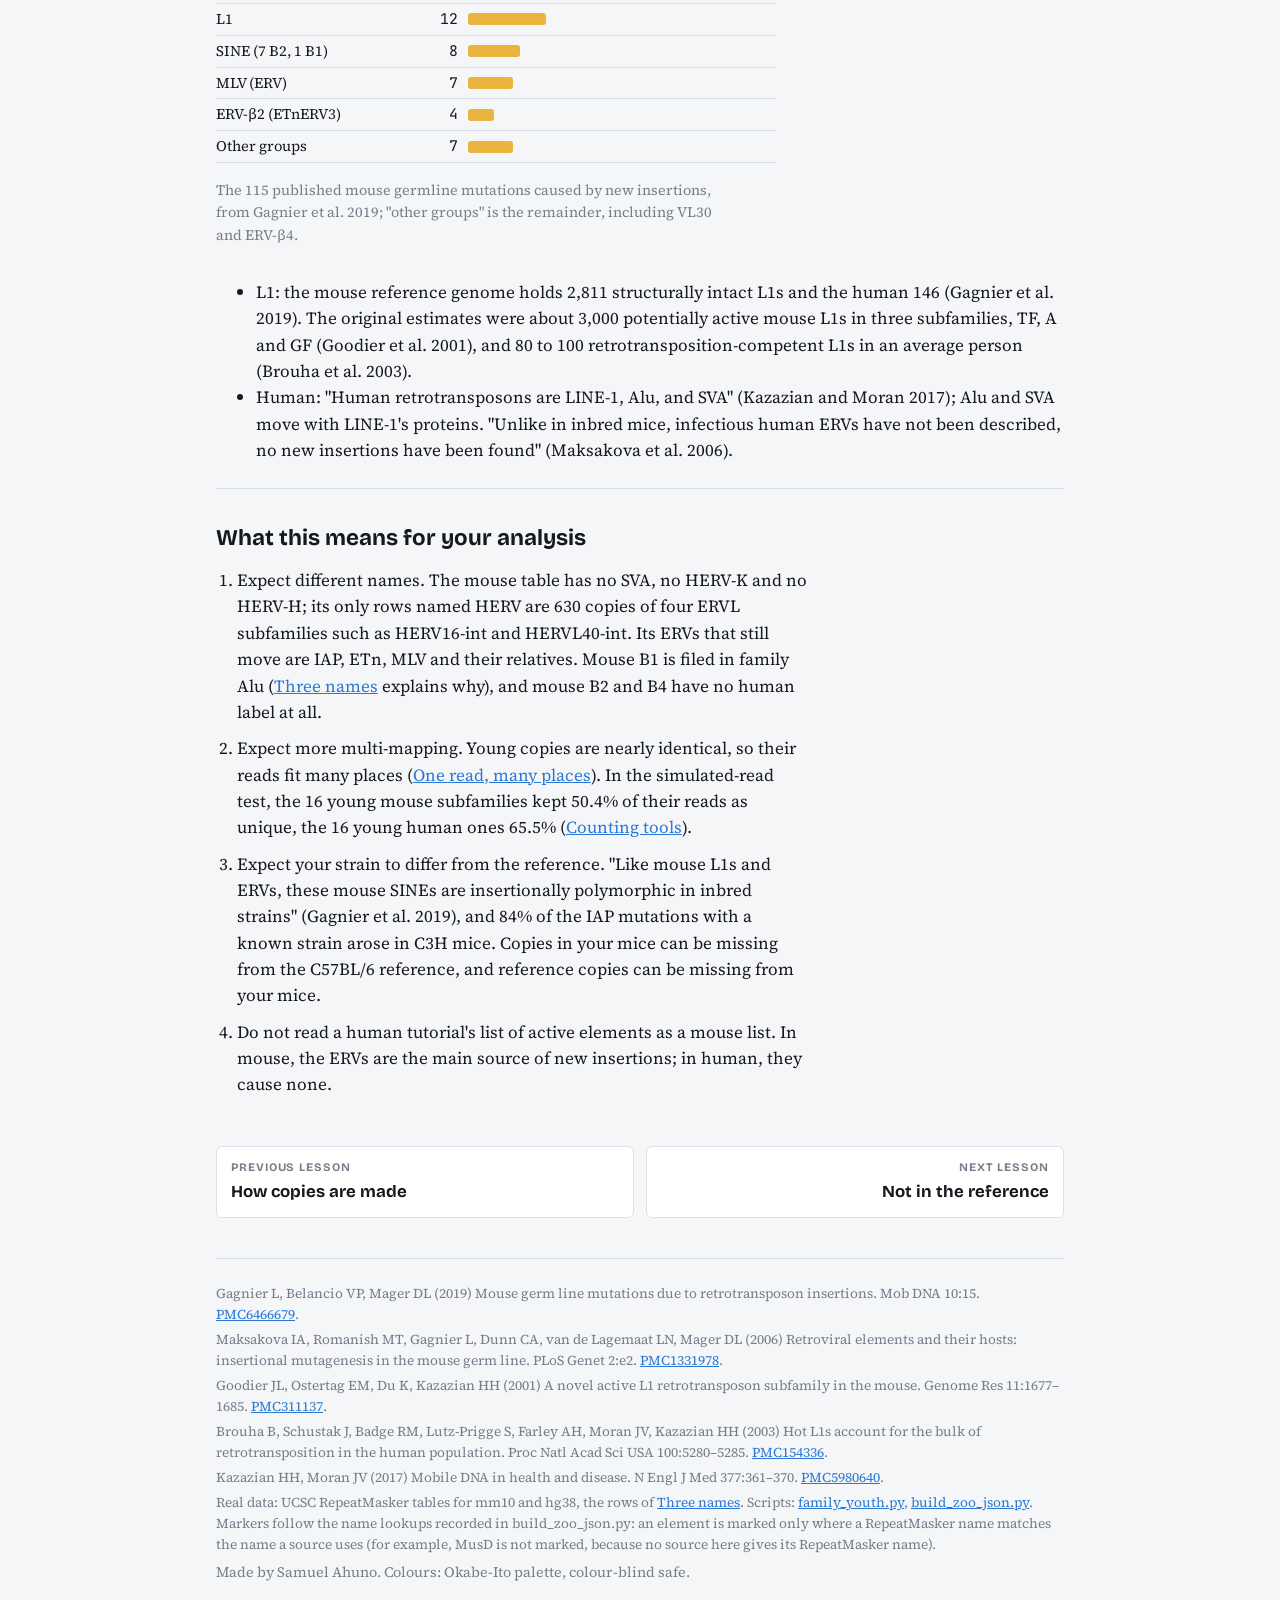
<file: zoos.html>
<!doctype html>
<html lang="en">
<head>
<meta charset="utf-8">
<meta name="viewport" content="width=device-width, initial-scale=1, viewport-fit=cover">
<title>Two Zoos</title>
<meta name="description" content="Why mouse repeat results look nothing like human ones: different families, far more young copies in mouse, most of them ERVs, and ERVs that still cause new mutations in mice but not in people.">
<link rel="preconnect" href="https://fonts.googleapis.com">
<link rel="preconnect" href="https://fonts.gstatic.com" crossorigin>
<link rel="stylesheet" href="https://fonts.googleapis.com/css2?family=Bricolage+Grotesque:opsz,wght@12..96,500;12..96,700&family=Source+Serif+4:ital,opsz,wght@0,8..60,400;0,8..60,600;1,8..60,400&family=JetBrains+Mono:wght@400;600&display=swap">
<link rel="stylesheet" href="assets/site.css?v=513387c1">
<link rel="stylesheet" href="assets/names.css?v=3e422b49">
<link rel="stylesheet" href="assets/multimap.css?v=a5e22a4e">
<link rel="stylesheet" href="assets/zoos.css?v=65874199">
<script src="data/zoo.js?v=6700092e" defer></script>
<script src="assets/zoos.js?v=74157247" defer></script>
<script src="assets/lessonnav.js?v=9f5b4a0c" defer></script>
</head>
<body>
<div class="wrap">

<nav class="nav" aria-label="Site">
  <a class="brand" href="./" aria-label="Repeat After Me, home">
    <span class="dots" aria-hidden="true"><i class="LINE"></i><i class="SINE"></i><i class="LTR"></i><i class="DNA"></i></span>
    Repeat After Me
  </a>
  <ul>
    <li><a href="./#lessons">Lessons</a></li>
    <li><a href="./#about">About</a></li>
  </ul>
</nav>

<header class="lesson">
  <div class="eyebrow">Lesson · Naming</div>
  <h1>Two zoos</h1>
  <p class="lede">Mouse and human carry different repeat families, and mouse has far more young copies, most of them ERVs that still cause new mutations. A mouse analysis that follows a human tutorial meets different names, more reads that fit many places, and copies that differ between strains.</p>
</header>

<section id="zoo">
  <h2>Families side by side</h2>
  <div class="zstats">
    <div class="zstat"><div class="k">Young transposon bases, mouse</div><div class="v" data-stat="mouse.young"></div></div>
    <div class="zstat"><div class="k">Young transposon bases, human</div><div class="v" data-stat="human.young"></div></div>
    <div class="zstat"><div class="k">Young LTR bases, mouse</div><div class="v" data-stat="mouse.youngLTR"></div></div>
    <div class="zstat"><div class="k">Young LTR bases, human</div><div class="v" data-stat="human.youngLTR"></div></div>
  </div>
  <p>Each row is one RepeatMasker family label. Bar length is the family's share of the genome; the dark part is bases in young copies. A label missing from one table reads "no such label". Tap a row to see its subfamilies.</p>
  <div class="legend zlegend"><span><i class="mouse"></i>mouse</span><span><i class="human"></i>human</span><span><i class="young"></i>young copies</span><span><span class="mk">●</span>&nbsp;new insertions documented</span></div>
  <figure class="ice">
    <div class="zoo" id="zoogrid"></div>
    <div class="zpanel" id="zoopanel" aria-live="polite"></div>
    <figcaption>Young here means a copy under 3% different from its subfamily's original sequence, counted copy by copy; other pages sort whole subfamilies by their median instead. Young is a guide to recent activity, not proof of it: B2 SINEs caused 7 of the 8 mouse SINE insertion mutations below, yet few B2 bases are in young copies. A marker means the sources below document new insertions of that element; no marker means no case in these sources, not that the element is inactive. Shares of the genome are the same numbers as on <a href="names.html">Three names</a>.</figcaption>
  </figure>
  <noscript><p>This figure needs JavaScript.</p></noscript>
</section>

<section id="moving">
  <h2>Which ones still move</h2>
  <p>In the laboratory mouse, new insertions cause about 100 times the share of mutations they cause in people: about 0.1% of de novo mutations in humans (Maksakova et al. 2006). ERV insertions alone account for 10% to 12% of all spontaneous mouse mutations.</p>
  <table class="mut" aria-label="Published mouse germline mutations caused by new insertions, by element">
    <tbody>
      <tr><td>IAP (ERV)</td><td class="n">46</td><td class="b"><div class="bar" style="width:100%"></div></td></tr>
      <tr><td>ETn/MusD (ERV)</td><td class="n">31</td><td class="b"><div class="bar" style="width:67.4%"></div></td></tr>
      <tr><td>L1</td><td class="n">12</td><td class="b"><div class="bar" style="width:26.1%"></div></td></tr>
      <tr><td>SINE (7 B2, 1 B1)</td><td class="n">8</td><td class="b"><div class="bar" style="width:17.4%"></div></td></tr>
      <tr><td>MLV (ERV)</td><td class="n">7</td><td class="b"><div class="bar" style="width:15.2%"></div></td></tr>
      <tr><td>ERV-β2 (ETnERV3)</td><td class="n">4</td><td class="b"><div class="bar" style="width:8.7%"></div></td></tr>
      <tr><td>Other groups</td><td class="n">7</td><td class="b"><div class="bar" style="width:15.2%"></div></td></tr>
    </tbody>
  </table>
  <p class="muted" style="font-size:0.9rem">The 115 published mouse germline mutations caused by new insertions, from Gagnier et al. 2019; "other groups" is the remainder, including VL30 and ERV-β4.</p>
  <ul class="picklist">
    <li>L1: the mouse reference genome holds 2,811 structurally intact L1s and the human 146 (Gagnier et al. 2019). The original estimates were about 3,000 potentially active mouse L1s in three subfamilies, TF, A and GF (Goodier et al. 2001), and 80 to 100 retrotransposition-competent L1s in an average person (Brouha et al. 2003).</li>
    <li>Human: "Human retrotransposons are LINE-1, Alu, and SVA" (Kazazian and Moran 2017); Alu and SVA move with LINE-1's proteins. "Unlike in inbred mice, infectious human ERVs have not been described, no new insertions have been found" (Maksakova et al. 2006).</li>
  </ul>
</section>

<section id="analysis">
  <h2>What this means for your analysis</h2>
  <ol class="fixlist">
    <li>Expect different names. The mouse table has no SVA, no HERV-K and no HERV-H; its only rows named HERV are 630 copies of four ERVL subfamilies such as HERV16-int and HERVL40-int. Its ERVs that still move are IAP, ETn, MLV and their relatives. Mouse B1 is filed in family Alu (<a href="names.html">Three names</a> explains why), and mouse B2 and B4 have no human label at all.</li>
    <li>Expect more multi-mapping. Young copies are nearly identical, so their reads fit many places (<a href="multimap.html">One read, many places</a>). In the simulated-read test, the 16 young mouse subfamilies kept 50.4% of their reads as unique, the 16 young human ones 65.5% (<a href="tools.html">Counting tools</a>).</li>
    <li>Expect your strain to differ from the reference. "Like mouse L1s and ERVs, these mouse SINEs are insertionally polymorphic in inbred strains" (Gagnier et al. 2019), and 84% of the IAP mutations with a known strain arose in C3H mice. Copies in your mice can be missing from the C57BL/6 reference, and reference copies can be missing from your mice.</li>
    <li>Do not read a human tutorial's list of active elements as a mouse list. In mouse, the ERVs are the main source of new insertions; in human, they cause none.</li>
  </ol>
</section>

<footer>
  <div class="sources" id="sources">
    <div>Gagnier L, Belancio VP, Mager DL (2019) Mouse germ line mutations due to retrotransposon insertions. Mob DNA 10:15. <a href="https://pmc.ncbi.nlm.nih.gov/articles/PMC6466679/">PMC6466679</a>.</div>
    <div>Maksakova IA, Romanish MT, Gagnier L, Dunn CA, van de Lagemaat LN, Mager DL (2006) Retroviral elements and their hosts: insertional mutagenesis in the mouse germ line. PLoS Genet 2:e2. <a href="https://pmc.ncbi.nlm.nih.gov/articles/PMC1331978/">PMC1331978</a>.</div>
    <div>Goodier JL, Ostertag EM, Du K, Kazazian HH (2001) A novel active L1 retrotransposon subfamily in the mouse. Genome Res 11:1677–1685. <a href="https://pmc.ncbi.nlm.nih.gov/articles/PMC311137/">PMC311137</a>.</div>
    <div>Brouha B, Schustak J, Badge RM, Lutz-Prigge S, Farley AH, Moran JV, Kazazian HH (2003) Hot L1s account for the bulk of retrotransposition in the human population. Proc Natl Acad Sci USA 100:5280–5285. <a href="https://pmc.ncbi.nlm.nih.gov/articles/PMC154336/">PMC154336</a>.</div>
    <div>Kazazian HH, Moran JV (2017) Mobile DNA in health and disease. N Engl J Med 377:361–370. <a href="https://pmc.ncbi.nlm.nih.gov/articles/PMC5980640/">PMC5980640</a>.</div>
    <div>Real data: UCSC RepeatMasker tables for mm10 and hg38, the rows of <a href="names.html">Three names</a>. Scripts: <a href="prep/q6/family_youth.py">family_youth.py</a>, <a href="prep/q6/build_zoo_json.py">build_zoo_json.py</a>. Markers follow the name lookups recorded in build_zoo_json.py: an element is marked only where a RepeatMasker name matches the name a source uses (for example, MusD is not marked, because no source here gives its RepeatMasker name).</div>
  </div>
  <div>Made by Samuel Ahuno. Colours: Okabe-Ito palette, colour-blind safe.</div>
</footer>

</div>
</body>
</html>
</file>
<file: assets/site.css>
/* Repeat After Me: shared identity for every page on the site.
   The four class colours are fixed across all lessons (Okabe-Ito, colour-blind safe). */
:root {
  --bg: #f5f6f8; --surface: #ffffff; --ink: #15181d; --ink-2: #474e5c; --muted: #767d8b; --rule: #dce0e6;
  --accent: #2a78d6;
  --LINE: #E69F00; --SINE: #56B4E9; --LTR: #009E73; --DNA: #CC79A7; --notrepeat: #c9ced6;
  --display: "Bricolage Grotesque", "Avenir Next", "Segoe UI", system-ui, sans-serif;
  --body: "Source Serif 4", Georgia, "Times New Roman", serif;
  --mono: "JetBrains Mono", ui-monospace, "SF Mono", Menlo, monospace;
  color-scheme: light;
}
@media (prefers-color-scheme: dark) { :root:not([data-theme="light"]) {
  --bg: #111317; --surface: #191c21; --ink: #eef0f3; --ink-2: #b7bdc8; --muted: #878e9b; --rule: #2c3139;
  --accent: #3987e5; --notrepeat: #3a4049; color-scheme: dark; } }
:root[data-theme="dark"] {
  --bg: #111317; --surface: #191c21; --ink: #eef0f3; --ink-2: #b7bdc8; --muted: #878e9b; --rule: #2c3139;
  --accent: #3987e5; --notrepeat: #3a4049; color-scheme: dark; }

* { box-sizing: border-box; }
html { scroll-behavior: smooth; }
body { margin: 0; background: var(--bg); color: var(--ink); font-family: var(--body); font-size: 17px; line-height: 1.55; }
.wrap { max-width: 880px; margin: 0 auto; padding: 0 max(16px, env(safe-area-inset-left, 0px)) 72px; }
h1, h2, h3 { font-family: var(--display); line-height: 1.15; margin: 0; text-wrap: balance; }
h1 { font-size: clamp(2.2rem, 7vw, 3.6rem); font-weight: 700; letter-spacing: -0.015em; }
h2 { font-size: 1.4rem; font-weight: 700; }
p { margin: 0; max-width: 62ch; }
a { color: var(--accent); }
.eyebrow { font-family: var(--display); font-size: 0.76rem; font-weight: 700; letter-spacing: 0.09em; text-transform: uppercase; color: var(--muted); }
.lede { font-size: 1.15rem; color: var(--ink-2); }
.muted { color: var(--muted); }
.mono { font-family: var(--mono); font-size: 0.85em; }

/* Site navigation, the same on every page. Links are relative because the site lives under /RepeatAfterMe/. */
.nav { display: flex; align-items: center; justify-content: space-between; gap: 16px; padding: 18px 0; border-bottom: 1px solid var(--rule); }
.nav .brand { font-family: var(--display); font-weight: 700; text-decoration: none; color: var(--ink); display: inline-flex; align-items: center; gap: 10px; }
.nav .brand .dots { display: inline-flex; gap: 3px; }
.nav .brand .dots i { width: 9px; height: 9px; border-radius: 2px; display: block; }
.nav ul { list-style: none; margin: 0; padding: 0; display: flex; gap: 18px; font-family: var(--display); font-size: 0.92rem; }
.nav ul a { color: var(--ink-2); text-decoration: none; }
.nav ul a:hover { color: var(--ink); text-decoration: underline; }

section { padding: 36px 0 8px; display: flex; flex-direction: column; gap: 16px; }
section + section { border-top: 1px solid var(--rule); }
footer { margin-top: 40px; padding-top: 24px; border-top: 1px solid var(--rule); font-size: 0.9rem; color: var(--muted); display: flex; flex-direction: column; gap: 6px; }

/* Class swatches */
.sw { display: inline-block; width: 12px; height: 12px; border-radius: 3px; vertical-align: -1px; margin-right: 8px; }
.LINE { background: var(--LINE); } .SINE { background: var(--SINE); } .LTR { background: var(--LTR); } .DNA { background: var(--DNA); } .notrepeat { background: var(--notrepeat); }

@media (prefers-reduced-motion: reduce) { html { scroll-behavior: auto; } * { animation: none !important; transition: none !important; } }

/* Lesson navigation (assets/lessonnav.js): side menu and previous/next lesson links */
section[id] { scroll-margin-top: 16px; }
.lnav details { background: var(--surface); border: 1px solid var(--rule); border-radius: 6px; padding: 8px 12px; margin-top: 4px; }
.lnav summary { font-family: var(--display); font-weight: 700; font-size: 0.88rem; color: var(--ink-2); cursor: pointer; }
.lnav-body { padding-top: 6px; }
.lnav-h { font-family: var(--display); font-size: 0.72rem; font-weight: 700; letter-spacing: 0.08em; text-transform: uppercase; color: var(--muted); margin: 6px 0 2px; }
.lnav ol { list-style: none; margin: 0 0 6px; padding: 0; display: flex; flex-direction: column; gap: 1px; }
.lnav a { display: block; padding: 3px 8px; border-left: 2px solid transparent; border-radius: 0 4px 4px 0; color: var(--ink-2); text-decoration: none; font-size: 0.9rem; line-height: 1.35; }
.lnav a:hover { color: var(--ink); background: color-mix(in srgb, var(--ink) 5%, transparent); }
.lnav a.on, .lnav a[aria-current="page"] { color: var(--ink); border-left-color: var(--accent); font-weight: 600; }
@media (min-width: 1280px) {
  .lnav { position: fixed; top: 96px; left: max(12px, calc(50% - 440px - 200px)); width: 184px; max-height: calc(100vh - 120px); overflow-y: auto; z-index: 5; }
  .lnav details { background: transparent; border: 0; padding: 0; margin: 0; }
  .lnav summary { display: none; }
}
.lpager { display: grid; grid-template-columns: 1fr 1fr; gap: 12px; margin-top: 40px; }
.lpager a { display: flex; flex-direction: column; gap: 2px; background: var(--surface); border: 1px solid var(--rule); border-radius: 6px; padding: 12px 14px; color: var(--ink); text-decoration: none; }
.lpager a:hover { border-color: var(--ink-2); }
.lpager a span { font-family: var(--display); font-size: 0.72rem; font-weight: 700; letter-spacing: 0.08em; text-transform: uppercase; color: var(--muted); }
.lpager a b { font-family: var(--display); font-size: 1.05rem; }
.lpager .next { grid-column: 2; text-align: right; }
@media (max-width: 520px) { .lpager { grid-template-columns: 1fr; } .lpager .next { grid-column: 1; } }
</file>
<file: assets/classes.css>
/* Repeat After Me: the four-class stage. Pair with classes.js and the <figure class="stage"> markup. */
:root {
  --LINE-d: #b07800; --SINE-d: #2a8ac4; --LTR-d: #00704f; --DNA-d: #9c4f7e; --DNA-l: #f1cfe3;
}
@media (prefers-color-scheme: dark) { :root:not([data-theme="light"]) { --DNA-l: #f7dced; } }
:root[data-theme="dark"] { --DNA-l: #f7dced; }

/* Class tabs */
.classes { display: grid; grid-template-columns: repeat(4, minmax(0, 1fr)); gap: 10px; }
@media (max-width: 600px) { .classes { grid-template-columns: repeat(2, minmax(0, 1fr)); } }
.class { font: inherit; text-align: left; background: var(--surface); color: var(--ink); border: 1px solid var(--rule); border-left: 6px solid var(--c); border-radius: 6px; padding: 10px 12px; display: flex; flex-direction: column; gap: 3px; min-width: 0; cursor: pointer; }
.class b { font-family: var(--display); font-size: 1rem; }
.class .desc { font-size: 0.9rem; color: var(--ink-2); }
.class[aria-pressed="true"] { background: var(--ink); color: var(--bg); border-color: var(--ink); border-left-color: var(--c); }
.class[aria-pressed="true"] .desc { color: var(--bg); opacity: 0.8; }
.class:hover:not([aria-pressed="true"]):not(:disabled) { border-color: var(--ink-2); border-left-color: var(--c); }
.class:focus-visible { outline: 2px solid var(--accent); outline-offset: 2px; }
.class:disabled { cursor: default; }

/* Stage */
.stage { margin: 0; background: var(--surface); border: 1px solid var(--rule); border-radius: 8px; padding: 12px 14px 14px; display: flex; flex-direction: column; gap: 12px; min-width: 0; }
.stage[hidden] { display: none; }
.stage-svg { width: 100%; height: auto; display: block; color: var(--ink); background: var(--bg); border-radius: 6px; }
.stage-svg text { font-family: var(--display); font-size: 22px; font-weight: 600; fill: currentColor; }
.stage-svg text.region { font-size: 20px; font-weight: 500; fill: var(--muted); }
.stage-svg .rail { stroke: var(--muted); stroke-opacity: 0.55; stroke-width: 3; fill: none; stroke-linecap: round; }
.stage-svg .nucleus { fill: none; stroke: currentColor; stroke-opacity: 0.35; stroke-width: 1.5; stroke-dasharray: 7 7; }
.stage-svg .rna { fill: none; stroke-width: 4; stroke-linecap: round; stroke-linejoin: round; }
.stage-svg .tool { fill: currentColor; opacity: 0.85; }
.stage-svg .bubble { fill: var(--LTR); fill-opacity: 0.12; stroke-width: 2; }
.stage-svg .loop { fill-opacity: 0.35; stroke-width: 8; stroke-linejoin: round; }
.stage-svg .spark { fill: none; stroke: var(--accent); stroke-width: 3; }

.stage-caption { font-size: 1.1rem; min-height: 2.9em; margin: 0; max-width: none; }
.stage-count { font-family: var(--mono); font-size: 0.85rem; color: var(--ink-2); }
.stage-controls { display: flex; flex-wrap: wrap; gap: 10px 12px; align-items: center; }
.stage-controls button { font: 600 0.95rem var(--display); color: var(--ink); background: var(--surface); border: 1px solid var(--rule); border-radius: 999px; padding: 8px 16px; cursor: pointer; }
.stage-controls button.primary { background: var(--ink); color: var(--bg); border-color: var(--ink); font-size: 1.05rem; padding: 10px 22px; }
.stage-controls button:hover:not(:disabled) { border-color: var(--ink-2); }
.stage-controls button:disabled { opacity: 0.5; cursor: default; }
.stage-controls button:focus-visible, .switch input:focus-visible { outline: 2px solid var(--accent); outline-offset: 2px; }
.stage-secondary { display: inline-flex; align-items: center; gap: 10px; }
.switch { display: inline-flex; align-items: center; gap: 8px; font-family: var(--display); font-weight: 600; font-size: 0.95rem; cursor: pointer; }
.switch input { appearance: none; -webkit-appearance: none; width: 42px; height: 24px; margin: 0; border-radius: 999px; background: var(--rule); position: relative; cursor: pointer; }
.switch input::after { content: ""; position: absolute; top: 3px; left: 3px; width: 18px; height: 18px; border-radius: 50%; background: var(--surface); transition: left 0.15s; }
.switch input:checked { background: var(--accent); }
.switch input:checked::after { left: 21px; }
.switch input:disabled { opacity: 0.5; cursor: default; }

.stage details { font-size: 0.95rem; color: var(--ink-2); }
.stage details summary { cursor: pointer; font-family: var(--display); font-weight: 600; color: var(--ink); }
.stage details p { margin-top: 8px; max-width: 70ch; }
.stage .names { display: none; }
.stage[data-mode="LINE"] .names.LINE-n, .stage[data-mode="SINE"] .names.SINE-n, .stage[data-mode="LTR"] .names.LTR-n, .stage[data-mode="DNA"] .names.DNA-n { display: block; }
.stage .sources { font-size: 0.85rem; color: var(--muted); max-width: none; }
@media (prefers-reduced-motion: reduce) { .switch input::after { transition: none; } }
</file>
<file: assets/names.css>
/* Repeat After Me: the "Three names" lesson. Needs site.css. */
:root { --genome: #e4e7ec; --genome-2: #d2d6dd; --otherrep: #a3a9b3; --ink-on-col: #15181d; }
@media (prefers-color-scheme: dark) { :root:not([data-theme="light"]) { --genome: #2a2f37; --genome-2: #353b45; --otherrep: #59606b; } }
:root[data-theme="dark"] { --genome: #2a2f37; --genome-2: #353b45; --otherrep: #59606b; }

header.lesson { padding: 40px 0 16px; display: flex; flex-direction: column; gap: 12px; }

/* One raw RepeatMasker row */
.rawwrap { overflow-x: auto; background: var(--surface); border: 1px solid var(--rule); border-radius: 6px; }
table.raw { border-collapse: collapse; font-family: var(--mono); font-size: 0.8rem; white-space: nowrap; }
table.raw th, table.raw td { padding: 6px 10px; text-align: left; border-bottom: 1px solid var(--rule); }
table.raw th { color: var(--muted); font-weight: 400; }
table.raw td { color: var(--muted); }
table.raw tr.lvl td { border-bottom: 0; font-family: var(--display); font-size: 0.72rem; letter-spacing: 0.06em; text-transform: uppercase; color: var(--muted); }
table.raw .nm { color: var(--ink); }
table.raw button { font: 600 0.82rem var(--mono); color: var(--ink-on-col); background: var(--c, var(--genome)); border: 2px solid transparent; border-radius: 4px; padding: 3px 8px; cursor: pointer; }
table.raw button:hover { border-color: var(--ink); }
table.raw button[aria-pressed="true"] { border-color: var(--ink); box-shadow: 0 0 0 2px var(--surface) inset; }

/* Controls */
.controls { display: flex; flex-wrap: wrap; gap: 10px 24px; align-items: center; }
.seg { display: inline-flex; gap: 6px; align-items: center; flex-wrap: wrap; }
.seg .lab { font-family: var(--display); font-size: 0.76rem; font-weight: 700; letter-spacing: 0.06em; text-transform: uppercase; color: var(--muted); margin-right: 2px; }
.lesson-btn, .seg button, .crumbs button, .flags button { font: 600 0.88rem var(--display); color: var(--ink); background: var(--surface); border: 1px solid var(--rule); border-radius: 999px; padding: 5px 13px; cursor: pointer; }
.controls .reset { font: 600 0.88rem var(--display); color: var(--ink); background: var(--surface); border: 1px solid var(--rule); border-radius: 999px; padding: 5px 13px; cursor: pointer; }
.controls .reset:hover, .seg button:hover, .crumbs button:hover, .flags button:hover { border-color: var(--ink-2); }
.seg button[aria-pressed="true"] { background: var(--ink); color: var(--bg); border-color: var(--ink); }
button:focus-visible, [tabindex]:focus-visible, input:focus-visible { outline: 2px solid var(--accent); outline-offset: 2px; }

.crumbs { display: flex; flex-wrap: wrap; gap: 4px; align-items: center; font-family: var(--mono); font-size: 0.85rem; min-height: 32px; }
.crumbs button { font-family: var(--mono); font-weight: 400; font-size: 0.82rem; padding: 3px 10px; }
.crumbs .sep { color: var(--muted); }
.crumbs .here { font-weight: 600; padding: 3px 4px; }

/* The icicle */
figure.ice { margin: 0; display: flex; flex-direction: column; gap: 12px; }
.icebox { background: var(--surface); border: 1px solid var(--rule); border-radius: 6px; padding: 10px; }
svg.ice { display: block; width: 100%; overflow: visible; }
svg.ice text { font-family: var(--mono); font-size: 12px; pointer-events: none; }
svg.ice text.rowlab { font-family: var(--display); font-size: 11px; font-weight: 700; letter-spacing: 0.07em; fill: var(--muted); }
svg.ice path.rib { fill-opacity: 0.38; stroke: none; pointer-events: none; }
svg.ice text.rowlab { paint-order: stroke; stroke: var(--surface); stroke-width: 3px; stroke-linejoin: round; }
svg.ice text.rowlab.on { fill: var(--accent); }
svg.ice [data-p] { cursor: pointer; }
svg.ice rect.box { stroke: var(--surface); stroke-width: 1; }
svg.ice rect.thin { stroke: none; }
svg.ice rect.run { stroke: none; fill-opacity: 0.45; }
svg.ice [data-run] { cursor: zoom-in; }
svg.ice rect.nr { fill: var(--surface); stroke: var(--muted); stroke-dasharray: 3 3; }
svg.ice rect.sel { fill: none; stroke: var(--ink); stroke-width: 2.5; pointer-events: none; }
svg.ice g.dim, svg.ice path.rib.dim { opacity: 0.28; }
svg.ice [data-chr] { cursor: pointer; }
svg.ice g.off { opacity: 0.4; }
svg.ice g.dim g.off { opacity: 1; } /* the row is already dimmed; do not multiply the two */
svg.ice polygon.funnel { fill: var(--genome-2); opacity: 0.55; pointer-events: none; }
.controls select { font: 0.9rem var(--mono); color: var(--ink); background: var(--surface); border: 1px solid var(--rule); border-radius: 6px; padding: 5px 8px; max-width: 100%; }
figcaption, .foot { font-size: 0.9rem; color: var(--ink-2); max-width: 75ch; }

/* Detail panel */
.panel { background: var(--surface); border: 1px solid var(--rule); border-radius: 6px; padding: 14px 16px; display: flex; flex-direction: column; gap: 10px; font-size: 0.95rem; }
.panel .path { font-family: var(--mono); font-size: 0.85rem; color: var(--muted); overflow-wrap: anywhere; }
.panel .path b { color: var(--ink); font-weight: 600; }
table.cmp { border-collapse: collapse; font-size: 0.92rem; width: 100%; max-width: 520px; }
table.cmp th, table.cmp td { padding: 4px 10px 4px 0; text-align: left; border-bottom: 1px solid var(--rule); vertical-align: top; }
table.cmp thead th { font-family: var(--display); font-size: 0.78rem; letter-spacing: 0.05em; text-transform: uppercase; color: var(--muted); }
table.cmp td { font-family: var(--mono); font-size: 0.85rem; font-variant-numeric: tabular-nums; }
table.cmp td.cur { font-weight: 600; }
table.cmp td.none { font-family: var(--body); color: var(--muted); font-style: italic; }
.note { font-size: 0.93rem; color: var(--ink-2); border-left: 3px solid var(--accent); padding-left: 10px; }
.note:empty { display: none; }

.flags { display: flex; flex-wrap: wrap; gap: 8px; }
.flags button[aria-pressed="true"] { border-color: var(--accent); box-shadow: 0 0 0 1px var(--accent) inset; }

/* Double-counting toy */
table.toy { border-collapse: collapse; font-size: 0.95rem; }
table.toy td, table.toy th { padding: 5px 16px 5px 0; border-bottom: 1px solid var(--rule); text-align: left; }
table.toy td.r, table.toy th.r { text-align: right; font-family: var(--mono); font-variant-numeric: tabular-nums; }
table.toy th { font-family: var(--display); font-size: 0.78rem; letter-spacing: 0.05em; text-transform: uppercase; color: var(--muted); }
table.toy .ind1 { padding-left: 18px; } table.toy .ind2 { padding-left: 36px; }
.toysum { font-size: 1rem; }
.toysum b { font-family: var(--mono); }
.toysum .bad { color: #b4462b; } .toysum .ok { color: #1f7a4d; }
@media (prefers-color-scheme: dark) { :root:not([data-theme="light"]) .toysum .bad { color: #e8805f; } :root:not([data-theme="light"]) .toysum .ok { color: #5fcf94; } }
:root[data-theme="dark"] .toysum .bad { color: #e8805f; } :root[data-theme="dark"] .toysum .ok { color: #5fcf94; }

.sources { font-size: 0.85rem; color: var(--muted); display: flex; flex-direction: column; gap: 4px; }
.sources .mono { overflow-wrap: anywhere; }
</file>
<file: assets/multimap.css>
/* Repeat After Me: "One read, many places" lesson. Builds on site.css and names.css. */
.mm-controls { display: grid; grid-template-columns: 1fr; gap: 10px; max-width: 620px; }
.mm-range { display: grid; grid-template-columns: 7.5rem 1fr 7.5rem; align-items: center; gap: 10px; }
.mm-range .lab { font-family: var(--display); font-size: 0.76rem; font-weight: 700; letter-spacing: 0.06em; text-transform: uppercase; color: var(--muted); }
.mm-range input[type=range] { width: 100%; min-width: 0; accent-color: var(--accent); height: 28px; }
.mm-range output { font-family: var(--mono); font-size: 0.85rem; color: var(--ink); }
@media (max-width: 520px) { .mm-range { grid-template-columns: 1fr auto; } .mm-range input[type=range] { grid-column: 1 / -1; grid-row: 2; } }
.presets button[aria-pressed="true"] { background: var(--ink); color: var(--bg); border-color: var(--ink); }

svg#copies rect.band { fill: var(--accent); fill-opacity: 0.1; stroke: var(--accent); stroke-width: 1; }
svg#copies rect.read { fill: var(--accent); }
svg#copies rect.copy { fill: var(--rule); }
svg#copies rect.tick { fill: var(--ink-2); opacity: 0.55; }
svg#copies rect.tick.in { fill: var(--ink); opacity: 1; }
svg#copies text.num { font-size: 10px; fill: var(--muted); }
svg#copies g.fit text.num { fill: var(--ink); font-weight: 600; }
svg#copies text.fitlab { font-family: var(--display); font-size: 11px; font-weight: 700; fill: var(--ink); }

.verdict { font-size: 1rem; padding: 10px 14px; border-radius: 6px; border: 1px solid var(--rule); background: var(--surface); border-left-width: 5px; }
.verdict.unique { border-left-color: var(--mm-unique); }
.verdict.multi { border-left-color: var(--mm-multi); }
.verdict.drop { border-left-color: var(--mm-drop); }

:root { --mm-unique: #2a78d6; --mm-multi: #9fc0ea; --mm-drop: #6b7280; }
@media (prefers-color-scheme: dark) { :root:not([data-theme="light"]) { --mm-unique: #3987e5; --mm-multi: #29486e; --mm-drop: #9aa1ad; } }
:root[data-theme="dark"] { --mm-unique: #3987e5; --mm-multi: #29486e; --mm-drop: #9aa1ad; }
.sweep { display: flex; flex-direction: column; gap: 6px; }
.sweeplab { font-family: var(--display); font-size: 0.8rem; font-weight: 700; letter-spacing: 0.04em; color: var(--muted); }
.sweep .bar { display: flex; height: 18px; border-radius: 4px; overflow: hidden; background: var(--rule); }
.s.unique { background: var(--mm-unique); } .s.multi { background: var(--mm-multi); } .s.drop { background: repeating-linear-gradient(45deg, var(--mm-drop) 0 3px, transparent 3px 6px); }
.sweep .bar .s { display: block; height: 100%; }
.legend { display: flex; flex-wrap: wrap; gap: 4px 18px; font-size: 0.88rem; color: var(--ink-2); }
.legend i { display: inline-block; width: 12px; height: 12px; border-radius: 3px; vertical-align: -1px; margin-right: 6px; }

.rulestable td:nth-child(3) { white-space: nowrap; }
.rulestable tr.on td { background: color-mix(in srgb, var(--accent) 12%, transparent); font-weight: 600; }
.rulestable { max-width: 760px; }
.fixlist { margin: 0; padding-left: 1.3rem; display: flex; flex-direction: column; gap: 10px; max-width: 66ch; }

/* Real-data scatter and bars */
svg#scatter line.grid { stroke: var(--rule); }
svg#scatter text.ax { font-size: 10px; fill: var(--muted); }
svg#scatter text.axt { font-family: var(--display); font-size: 11px; font-weight: 700; fill: var(--muted); }
svg#scatter circle.dot { fill-opacity: 0.7; stroke: var(--surface); stroke-width: 0.6; }
svg#scatter { cursor: pointer; }
svg#scatter circle.ring { fill: none; stroke: var(--ink); stroke-width: 2; pointer-events: none; }
svg#scatter text.dlab { font-family: var(--mono); font-size: 11px; fill: var(--ink-2); paint-order: stroke; stroke: var(--surface); stroke-width: 3px; }
svg#scatter text.dlab.on { fill: var(--ink); font-weight: 600; }
.findsub input { font: 0.9rem var(--mono); color: var(--ink); background: var(--surface); border: 1px solid var(--rule); border-radius: 6px; padding: 5px 8px; width: 12rem; max-width: 100%; }
.bars { display: flex; flex-direction: column; gap: 8px; }
.barrow { display: grid; grid-template-columns: 11rem 1fr 7rem; gap: 10px; align-items: center; }
.barrow .barlab { font-family: var(--display); font-size: 0.85rem; color: var(--ink-2); }
.barrow.cur .barlab { color: var(--ink); font-weight: 700; }
.barrow .barnum { font-family: var(--mono); font-size: 0.82rem; }
.barrow .bar { display: flex; height: 20px; border-radius: 4px; overflow: hidden; background: var(--rule); }
.barrow .bar .s { display: block; height: 100%; }
.s.never { background: var(--mm-drop); } .s.other { background: var(--muted); }
@media (max-width: 520px) { .barrow { grid-template-columns: 1fr auto; } .barrow .bar { grid-column: 1 / -1; grid-row: 2; } }
@media (max-width: 520px) { .rulestable { font-size: 0.82rem; } .rulestable th, .rulestable td { padding-right: 6px; overflow-wrap: anywhere; } .rulestable thead th { font-size: 0.68rem; } }
svg#scatter line.lead { stroke: var(--ink-2); stroke-width: 0.8; }
</file>
<file: assets/checklist.css>
/* Repeat After Me: "Before you show it" lesson. Builds on site.css, names.css and multimap.css. */
:root { --pass: #009E73; --fail: #D55E00; --open: #9aa1ad; --gene: #0072B2; }
@media (prefers-color-scheme: dark) { :root:not([data-theme="light"]) { --gene: #56a8e0; --open: #6b7280; } }
:root[data-theme="dark"] { --gene: #56a8e0; --open: #6b7280; }

.cks { display: grid; grid-template-columns: 1fr; gap: 14px; }
@media (min-width: 900px) { .cks { grid-template-columns: 1fr 1fr; } }
.ck { background: var(--surface); border: 1px solid var(--rule); border-left: 5px solid var(--open); border-radius: 6px; padding: 12px 14px; display: flex; flex-direction: column; gap: 8px; min-width: 0; }
.ck[data-state="p"] { border-left-color: var(--pass); }
.ck[data-state="f"] { border-left-color: var(--fail); }
.ck h3 { font-size: 1.05rem; display: flex; align-items: center; gap: 8px; margin: 0; }
.ck .cn { font-family: var(--mono); font-size: 0.8rem; font-weight: 600; color: var(--muted); border: 1px solid var(--rule); border-radius: 50%; width: 1.6rem; height: 1.6rem; display: inline-flex; align-items: center; justify-content: center; flex: none; }
.ck .cq { margin: 0; font-weight: 600; }
.ck .how { margin: 0; font-size: 0.92rem; color: var(--ink-2); }
.ck .from { margin: 0; font-size: 0.85rem; color: var(--muted); }
.ck .cmark { display: block; margin-top: 2px; }
.cfig { background: var(--bg); border-radius: 4px; padding: 8px 10px; }
.cfig .exlab { font-family: var(--display); font-size: 0.72rem; font-weight: 700; letter-spacing: 0.05em; text-transform: uppercase; color: var(--muted); }
.ck[data-state="f"] .cfig .exlab { color: var(--fail); }
.ck[data-state="p"] .cfig .exlab { color: var(--pass); }
.cfig svg { display: block; max-width: 420px; margin: 4px 0; }
.cfig .ex { margin: 2px 0 0; font-size: 0.9rem; }
.cfig svg text { font-family: var(--mono); fill: var(--ink-2); }
.cfig svg text.fh { font-family: var(--display); font-weight: 700; font-size: 11px; fill: var(--muted); }
.cfig svg text.fl { font-size: 11px; }
.cfig svg text.fv { font-size: 11px; font-weight: 600; fill: var(--ink); }
.cfig svg text.fs { font-size: 10px; fill: var(--muted); }
.cfig svg rect.sg { fill: var(--LINE); opacity: 0.25; }
.cfig svg rect.sg.on { opacity: 0.9; }
.cfig svg rect.sg.l { fill: var(--muted); }
.cfig svg rect.fb { fill: var(--LINE); }
.cfig svg rect.trk { fill: var(--rule); }
.cfig svg line.ref, .cfig svg line.gr { stroke: var(--muted); stroke-dasharray: 2 2; }
.cfig svg line.bl { stroke: var(--rule); }
.cfig svg polygon.cv.o { fill: var(--LINE); fill-opacity: 0.6; }
.cfig svg polygon.cv.g { fill: var(--gene); fill-opacity: 0.55; }
.cfig svg rect.cp { fill: var(--LINE); }
.cfig svg rect.cp5 { fill: var(--ink); }
.cfig svg rect.nb { fill: var(--muted); }
.cfig svg circle.dc { fill: var(--muted); }
.cfig svg circle.dt { fill: var(--LINE); }
.cfig svg tspan.kc { fill: var(--muted); } .cfig svg tspan.kt { fill: var(--LINE); }

.saysum { font-family: var(--display); font-weight: 700; margin: 0; }
ol.say { list-style: none; margin: 0; padding: 0; display: flex; flex-direction: column; gap: 8px; max-width: 70ch; }
ol.say li { background: var(--surface); border: 1px solid var(--rule); border-left: 5px solid var(--open); border-radius: 6px; padding: 8px 12px; display: flex; flex-direction: column; gap: 2px; }
ol.say li b { font-weight: 600; }
ol.say li .why { font-size: 0.88rem; color: var(--ink-2); }
ol.say li.s-yes { border-left-color: var(--pass); }
ol.say li.s-no { border-left-color: var(--fail); }
ol.say li.s-no b { text-decoration: line-through; text-decoration-color: var(--fail); }
.copied { font-size: 0.88rem; color: var(--muted); align-self: center; }
pre.saytext { background: var(--surface); border: 1px solid var(--rule); border-radius: 6px; padding: 10px 12px; font-family: var(--mono); font-size: 0.8rem; white-space: pre-wrap; overflow-wrap: anywhere; max-width: 70ch; }
</file>
<file: assets/copies.css>
/* Repeat After Me: "Which copies" lesson. Builds on site.css, names.css and multimap.css. */
.cctl { display: flex; flex-direction: column; gap: 8px; }
svg#copysvg, svg#histsvg { display: block; max-width: 100%; }
svg#copysvg text { font-family: var(--mono); font-size: 11px; fill: var(--ink-2); }
svg#copysvg text.hd { font-family: var(--display); font-weight: 700; font-size: 10.5px; fill: var(--muted); }
svg#copysvg text.lab { fill: var(--muted); }
svg#copysvg text.chg.up { fill: var(--ink); font-weight: 600; }
svg#copysvg text.chg.down { fill: var(--ink-2); font-style: italic; font-weight: 600; }
svg#copysvg text.chg.flat { fill: var(--muted); }
svg#copysvg g.crow { cursor: pointer; }
svg#copysvg g.crow:focus { outline: none; }
svg#copysvg g.crow:focus rect.hit, svg#copysvg g.crow:hover rect.hit { fill: var(--surface); }
svg#copysvg rect.hit { fill: transparent; }
svg#copysvg rect.trk { fill: var(--rule); fill-opacity: 0.45; }
svg#copysvg rect.bef { fill: var(--muted); }
svg#copysvg rect.aft { fill: var(--LINE); }
svg#copysvg rect.faint { opacity: 0.28; }

ul.cread { list-style: none; margin: 0; padding: 0; display: flex; flex-direction: column; gap: 8px; max-width: 70ch; }
ul.cread li { background: var(--surface); border: 1px solid var(--rule); border-left: 5px solid var(--LINE); border-radius: 6px; padding: 8px 12px; display: flex; flex-direction: column; gap: 2px; }
ul.cread li b { font-family: var(--display); font-size: 0.92rem; }
ul.cread li .why { font-size: 0.92rem; color: var(--ink-2); }
ul.cread li[data-r="sub"] { border-left-color: var(--muted); }

.cstats { display: grid; grid-template-columns: repeat(auto-fit, minmax(140px, 1fr)); gap: 10px; max-width: 640px; }
.cstat { background: var(--surface); border: 1px solid var(--rule); border-radius: 6px; padding: 10px 12px; }
.cstat .k { font-family: var(--display); font-size: 0.74rem; font-weight: 700; letter-spacing: 0.05em; text-transform: uppercase; color: var(--muted); }
.cstat .v { font-family: var(--mono); font-size: 1.25rem; font-weight: 600; }
svg#histsvg rect.hb { fill: var(--LINE); fill-opacity: 0.8; }
svg#histsvg rect.hb.none { fill: var(--muted); }
svg#histsvg text.ax { font-family: var(--mono); font-size: 10px; fill: var(--muted); }
svg#histsvg text.axt { font-family: var(--display); font-size: 11px; font-weight: 700; fill: var(--muted); }
svg#histsvg line.grid { stroke: var(--rule); }
.histnote { font-size: 0.92rem; color: var(--ink-2); margin: 0; }

.tw { overflow-x: auto; max-width: 100%; }
table.k3 { border-collapse: collapse; font-size: 0.9rem; width: 100%; max-width: 760px; }
table.k3 th { font-family: var(--display); font-size: 0.72rem; font-weight: 700; letter-spacing: 0.04em; text-transform: uppercase; color: var(--muted); text-align: left; padding: 4px 8px 4px 0; border-bottom: 1px solid var(--rule); vertical-align: bottom; }
table.k3 td { padding: 5px 8px 5px 0; border-bottom: 1px solid var(--rule); white-space: nowrap; }
table.k3 td:first-child { font-family: var(--mono); font-size: 0.82rem; }
table.k3 .n { text-align: right; font-family: var(--mono); }
table.k3 tr.true td { font-weight: 600; }
table.k3 .five { font-family: var(--display); font-size: 0.7rem; font-weight: 700; color: var(--LINE); margin-left: 4px; }
@media (max-width: 520px) { table.k3 { font-size: 0.82rem; } table.k3 th { font-size: 0.64rem; } }
</file>
<file: assets/copying.css>
/* Repeat After Me: "How copies are made" lesson. Builds on site.css, names.css and multimap.css. */
ul.ways { display: flex; flex-direction: column; gap: 14px; }
ul.ways li { display: block; }
.cl { display: inline-block; font-family: var(--display); font-size: 0.78rem; font-weight: 700; letter-spacing: 0.04em; color: var(--ink); background: var(--surface); border: 1px solid var(--rule); border-left-width: 5px; border-radius: 4px; padding: 0 7px; margin-right: 6px; }
.cl.LINE { border-left-color: var(--LINE); } .cl.SINE { border-left-color: var(--SINE); } .cl.LTR { border-left-color: var(--LTR); } .cl.DNA { border-left-color: var(--DNA); }

label.pick { display: flex; gap: 8px; align-items: center; flex-wrap: wrap; }
label.pick .lab { font-family: var(--display); font-size: 0.76rem; font-weight: 700; letter-spacing: 0.06em; text-transform: uppercase; color: var(--muted); }
label.pick select { font: 0.9rem var(--mono); padding: 4px 6px; max-width: 100%; background: var(--surface); color: var(--ink); border: 1px solid var(--rule); border-radius: 6px; }

svg#stacksvg { display: block; max-width: 100%; }
svg#stacksvg text { font-family: var(--mono); font-size: 10px; fill: var(--muted); }
svg#stacksvg text.tl { font-family: var(--display); font-weight: 700; font-size: 11px; fill: var(--ink-2); }
svg#stacksvg line.grid { stroke: var(--rule); }
svg#stacksvg line.axl { stroke: var(--rule); }
svg#stacksvg path.cov { fill-opacity: 0.75; stroke: none; }
svg#stacksvg path.cov.LINE, svg#stacksvg g.stk.LINE rect { fill: var(--LINE); }
svg#stacksvg path.cov.SINE, svg#stacksvg g.stk.SINE rect { fill: var(--SINE); }
svg#stacksvg path.cov.LTR, svg#stacksvg g.stk.LTR rect { fill: var(--LTR); }
svg#stacksvg path.cov.DNA, svg#stacksvg g.stk.DNA rect { fill: var(--DNA); }
.sread { font-size: 0.95rem; margin: 6px 0 0; max-width: 70ch; }

.cstats { display: grid; grid-template-columns: repeat(auto-fit, minmax(150px, 1fr)); gap: 10px; max-width: 640px; }
.cstat { background: var(--surface); border: 1px solid var(--rule); border-radius: 6px; padding: 10px 12px; }
.cstat .k { font-family: var(--display); font-size: 0.74rem; font-weight: 700; letter-spacing: 0.05em; text-transform: uppercase; color: var(--muted); }
.cstat .v { font-family: var(--mono); font-size: 1.25rem; font-weight: 600; }

.tw { overflow-x: auto; max-width: 100%; }
table.young { border-collapse: collapse; font-size: 0.88rem; width: 100%; max-width: 560px; }
table.young th { font-family: var(--display); font-size: 0.72rem; font-weight: 700; letter-spacing: 0.04em; text-transform: uppercase; color: var(--muted); text-align: left; padding: 4px 8px 4px 0; border-bottom: 1px solid var(--rule); }
table.young td { padding: 5px 8px 5px 0; border-bottom: 1px solid var(--rule); }
table.young td:nth-child(n+2) { font-family: var(--mono); font-size: 0.82rem; white-space: nowrap; }
i.sw { display: inline-block; width: 8px; height: 8px; border-radius: 2px; margin-right: 6px; }
i.sw.LINE { background: var(--LINE); } i.sw.SINE { background: var(--SINE); } i.sw.LTR { background: var(--LTR); } i.sw.DNA { background: var(--DNA); }
</file>
<file: assets/ltr.css>
/* Repeat After Me: the "Body and ends" lesson. Needs site.css and names.css. */
:root {
  --f-ERVK: #009E73; --f-ERV1: #0072B2; --f-ERVL: #D55E00; --f-MaLR: #CC79A7; --f-other: #a3a9b3;
  --part-ltr: #00785a; --part-ltr-ink: #ffffff; --part-body: #6cc5a8; --part-one: #a8dcc9; --part-none: #c9ced6;
}
@media (prefers-color-scheme: dark) { :root:not([data-theme="light"]) { --f-MaLR: #C06D9E; --f-other: #6b727d; --part-ltr: #2fbf94; --part-ltr-ink: #15181d; --part-body: #1f7a5e; --part-one: #2a5a4b; --part-none: #3a4049; } }
:root[data-theme="dark"] { --f-MaLR: #C06D9E; --f-other: #6b727d; --part-ltr: #2fbf94; --part-ltr-ink: #15181d; --part-body: #1f7a5e; --part-one: #2a5a4b; --part-none: #3a4049; }

.stickybar { position: sticky; top: 0; z-index: 10; background: var(--bg); padding: 8px 0; border-bottom: 1px solid var(--rule); }
select { font: 0.9rem var(--mono); color: var(--ink); background: var(--surface); border: 1px solid var(--rule); border-radius: 6px; padding: 5px 8px; max-width: 100%; }
label.seg { gap: 8px; display: flex; flex-wrap: nowrap; width: 100%; max-width: 560px; }
label.seg select { flex: 1 1 0; min-width: 0; width: 100%; }

svg.chart { display: block; width: 100%; overflow: visible; }
svg.chart text { font-family: var(--mono); font-size: 12px; fill: var(--ink); }
svg.chart text.sm { font-size: 11px; fill: var(--muted); }
svg.chart text.hd { font-family: var(--display); font-weight: 700; font-size: 12px; fill: var(--ink-2); letter-spacing: 0.04em; }
svg.chart .axis { stroke: var(--muted); stroke-width: 1; }
svg.chart .grid { stroke: var(--rule); stroke-width: 1; }
svg.chart .dna { stroke: var(--ink-2); stroke-width: 1.5; }
svg.chart .seg-gap { stroke: var(--surface); stroke-width: 2; }
svg.chart [data-g] { cursor: pointer; }
svg.chart circle.dot { stroke: var(--surface); stroke-width: 2; }
svg.chart circle.dot:hover { stroke: var(--ink); }
svg.chart circle.selring { fill: none; stroke: var(--ink); stroke-width: 2; pointer-events: none; }

table.raw.rows td { color: var(--ink); }
table.raw.rows td.m { color: var(--muted); }
table.raw.rows .sw { margin-right: 6px; }

.check { background: var(--surface); border: 1px solid var(--rule); border-radius: 6px; padding: 14px 16px; display: flex; flex-direction: column; gap: 8px; font-size: 0.95rem; }
.check h3 { font-family: var(--display); font-size: 1rem; margin: 0; }
.check table { border-collapse: collapse; font-size: 0.92rem; width: 100%; table-layout: fixed; }
.check td, .check th { overflow-wrap: anywhere; }
.check th, .check td { padding: 4px 16px 4px 0; border-bottom: 1px solid var(--rule); text-align: left; vertical-align: top; }
.check td.n { font-family: var(--mono); font-variant-numeric: tabular-nums; }
.check th { font-family: var(--display); font-size: 0.78rem; letter-spacing: 0.05em; text-transform: uppercase; color: var(--muted); }

.legend { display: flex; flex-wrap: wrap; gap: 6px 16px; font-size: 0.88rem; color: var(--ink-2); align-items: center; }
.legend i { display: inline-block; width: 11px; height: 11px; border-radius: 50%; margin-right: 6px; vertical-align: -1px; }
.legend i.sq { border-radius: 2px; }
.scatterbox { position: relative; }
.tip { position: absolute; pointer-events: none; background: var(--ink); color: var(--bg); font: 0.8rem/1.4 var(--mono); padding: 6px 9px; border-radius: 4px; max-width: 260px; z-index: 5; }

ul.takeaways { margin: 0; padding-left: 1.2em; display: flex; flex-direction: column; gap: 8px; max-width: 70ch; }
ul.takeaways li { color: var(--ink); }
ul.takeaways .q { color: var(--ink-2); font-style: italic; }
section[id] { scroll-margin-top: 64px; } /* clear the sticky species bar when jumping from the menu */
</file>
<file: assets/passenger.css>
/* Repeat After Me: "Passenger or driver" lesson. Builds on site.css, names.css and multimap.css. */
:root { --gene: #0072B2; --erv: #009E73; --own: #009E73; --genecol: #0072B2; --mixed: #E69F00; --cant: #9aa1ad; }
@media (prefers-color-scheme: dark) { :root:not([data-theme="light"]) { --gene: #56a8e0; --genecol: #56a8e0; --cant: #6b7280; } }
:root[data-theme="dark"] { --gene: #56a8e0; --genecol: #56a8e0; --cant: #6b7280; }

.pctl { display: flex; flex-direction: column; gap: 8px; }
svg#locus { display: block; max-width: 100%; }
svg#locus text { font-family: var(--mono); font-size: 11px; fill: var(--ink-2); }
svg#locus text.lab { font-family: var(--display); font-weight: 700; font-size: 11px; fill: var(--muted); }
svg#locus text.sm { font-size: 10px; fill: var(--muted); }
svg#locus line.intron { stroke: var(--ink-2); stroke-width: 1.5; }
svg#locus path.chev { fill: none; stroke: var(--ink-2); stroke-width: 1.2; }
svg#locus rect.exon { fill: var(--rule); stroke: var(--gene); stroke-width: 1.5; }
svg#locus rect.exon.on { fill: var(--gene); }
svg#locus rect.ervbody { fill: color-mix(in srgb, var(--erv) 35%, var(--surface)); }
svg#locus rect.ltr { fill: var(--rule); stroke: var(--erv); stroke-width: 1.5; }
svg#locus rect.ltr.on { fill: var(--erv); }
svg#locus path.arrow { fill: none; stroke: var(--erv); stroke-width: 2; }
svg#locus rect.band { fill: var(--erv); fill-opacity: 0.08; }
svg#locus polygon.cov.plus { fill: var(--gene); fill-opacity: 0.55; }
svg#locus polygon.cov.minus { fill: var(--LINE); fill-opacity: 0.6; }
svg#locus line.base { stroke: var(--rule); }

ul.tests { list-style: none; margin: 0; padding: 0; display: flex; flex-direction: column; gap: 8px; max-width: 70ch; }
ul.tests li { display: grid; grid-template-columns: 1fr auto; gap: 2px 12px; background: var(--surface); border: 1px solid var(--rule); border-left: 5px solid var(--cant); border-radius: 6px; padding: 8px 12px; }
ul.tests li b { font-family: var(--display); font-size: 0.92rem; }
ul.tests li .pill { font-family: var(--display); font-size: 0.78rem; font-weight: 700; color: var(--ink-2); align-self: start; }
ul.tests li .why { grid-column: 1 / -1; font-size: 0.92rem; color: var(--ink-2); }
ul.tests li.t-own { border-left-color: var(--own); }
ul.tests li.t-gene { border-left-color: var(--genecol); }
ul.tests li.t-mixed { border-left-color: var(--mixed); }

svg#scatter circle.dot.other { fill: var(--otherrep); }
.subbox { display: flex; flex-direction: column; gap: 8px; }
.subbox h3 { font-size: 1.1rem; }
.subbox .bar { display: flex; height: 20px; border-radius: 4px; overflow: hidden; background: var(--rule); max-width: 620px; }
.subbox .bar .s { display: block; height: 100%; }
.s.p-exon { background: var(--ink-2); }
.s.p-intron_same { background: var(--gene); }
.s.p-intron_opp { background: var(--LINE); }
.s.p-intron_both { background: var(--DNA); }
.s.p-intergenic { background: color-mix(in srgb, var(--erv) 55%, var(--surface)); }
svg#scatter circle.dot.LINE { fill: var(--LINE); } svg#scatter circle.dot.SINE { fill: var(--SINE); }
svg#scatter circle.dot.LTR { fill: var(--LTR); } svg#scatter circle.dot.DNA { fill: var(--DNA); }
</file>
<file: assets/silencing.css>
/* Repeat After Me: "What keeps copies silent" lesson. Builds on site.css, names.css and multimap.css. */
:root { --woke: #D55E00; }
dl.brk { margin: 0; display: grid; grid-template-columns: 1fr; gap: 4px 16px; max-width: 72ch; }
@media (min-width: 720px) { dl.brk { grid-template-columns: 11rem 1fr; } }
dl.brk dt { font-family: var(--display); font-weight: 700; font-size: 0.95rem; padding-top: 8px; }
dl.brk dd { margin: 0; padding: 0 0 8px; border-bottom: 1px solid var(--rule); }
@media (min-width: 720px) { dl.brk dd { padding-top: 8px; } dl.brk dt { border-bottom: 1px solid var(--rule); } }

label.pick { display: flex; gap: 8px; align-items: center; flex-wrap: wrap; }
label.pick .lab { font-family: var(--display); font-size: 0.76rem; font-weight: 700; letter-spacing: 0.06em; text-transform: uppercase; color: var(--muted); }
label.pick select { font: 0.9rem var(--body); padding: 4px 6px; max-width: 100%; background: var(--surface); color: var(--ink); border: 1px solid var(--rule); border-radius: 6px; }

svg#layersvg { display: block; max-width: 100%; }
svg#layersvg text { font-family: var(--mono); font-size: 10px; fill: var(--muted); }
svg#layersvg text.tl { font-family: var(--display); font-weight: 700; font-size: 11px; fill: var(--ink-2); }
svg#layersvg text.bl { font-family: var(--display); font-weight: 700; font-size: 11px; fill: var(--ink); }
svg#layersvg text.bl.off { fill: var(--muted); text-decoration: line-through; }
svg#layersvg tspan.who { font-family: var(--mono); font-weight: 400; font-size: 10px; fill: var(--ink-2); }
svg#layersvg .faded { opacity: 0.4; }
svg#layersvg line.dna { stroke: var(--ink-2); stroke-width: 2; }
svg#layersvg rect.copy { fill: var(--LTR); }
svg#layersvg rect.band { stroke-width: 1.5; }
svg#layersvg rect.band.h3k9 { fill: #CC79A7; fill-opacity: 0.35; stroke: #CC79A7; }
svg#layersvg rect.band.dnam { fill: #56B4E9; fill-opacity: 0.35; stroke: #56B4E9; }
svg#layersvg rect.band.pirna { fill: #E69F00; fill-opacity: 0.35; stroke: #E69F00; }
svg#layersvg rect.band.off { fill: none; stroke-dasharray: 4 3; }
svg#layersvg path.rna { fill: none; stroke: var(--woke); stroke-width: 2; }
svg#layersvg path.rna.faint { opacity: 0.35; }

.exread { display: flex; flex-direction: column; gap: 6px; max-width: 70ch; }
.exread p { margin: 0; }
.exread .cell { font-family: var(--display); font-weight: 700; }
.exread .k { font-family: var(--display); font-size: 0.74rem; font-weight: 700; letter-spacing: 0.05em; text-transform: uppercase; color: var(--muted); }
ul.chips { list-style: none; margin: 0; padding: 0; display: flex; flex-wrap: wrap; gap: 6px; }
ul.chips li { font-family: var(--mono); font-size: 0.8rem; border: 1px solid var(--rule); border-radius: 999px; padding: 2px 10px; background: var(--surface); }
ul.chips li.woke { border-color: var(--woke); }
ul.chips li.not { color: var(--muted); }
.exread .q { font-size: 0.93rem; color: var(--ink-2); }
.exread .src { color: var(--muted); }
</file>
<file: assets/strains.css>
/* Repeat After Me: "Not in the reference" lesson. Builds on site.css, names.css and multimap.css. */
:root { --lack: #D55E00; --extra: #0072B2; }
@media (prefers-color-scheme: dark) { :root:not([data-theme="light"]) { --extra: #2A8FD6; } }
:root[data-theme="dark"] { --extra: #2A8FD6; }

.sbars { display: flex; flex-direction: column; gap: 2px; max-width: 720px; }
.sbars .shead, .sbars .srow { display: grid; grid-template-columns: minmax(6.6rem, 9.5rem) 1fr 1fr; align-items: center; column-gap: 6px; }
.sbars .shead { font-family: var(--display); font-size: 0.72rem; font-weight: 700; letter-spacing: 0.04em; text-transform: uppercase; color: var(--muted); padding-bottom: 4px; border-bottom: 1px solid var(--rule); }
.sbars .shead .l { text-align: right; }
.sbars .sgrp { font-family: var(--display); font-size: 0.74rem; font-weight: 700; color: var(--muted); margin: 8px 0 2px; }
.sbars .srow { font: inherit; color: inherit; background: none; border: 1px solid transparent; border-radius: 5px; padding: 3px 4px; cursor: pointer; text-align: left; width: 100%; min-height: 30px; }
.sbars .srow:hover { border-color: var(--rule); }
.sbars .srow[aria-pressed="true"] { background: var(--surface); border-color: var(--ink-2); }
.sbars .srow:focus-visible { outline: 2px solid var(--accent); outline-offset: 1px; }
.sbars .nm { font-family: var(--mono); font-size: 0.78rem; overflow-wrap: anywhere; }
.sbars .srow[aria-pressed="true"] .nm { font-weight: 600; }
.sbars .side { display: flex; align-items: center; gap: 4px; min-width: 0; }
.sbars .side.l { justify-content: flex-end; border-right: 1px solid var(--ink-2); }
.sbars .bar { height: 12px; border-radius: 0; min-width: 1px; flex: none; width: calc(var(--p) * 0.7%); }
@media (max-width: 520px) { .sbars .bar { width: calc(var(--p) * 0.36%); } }
.sbars .side.l .bar { background: var(--lack); border-radius: 4px 0 0 4px; }
.sbars .side.r .bar { background: var(--extra); border-radius: 0 4px 4px 0; }
.sbars .v { font-family: var(--mono); font-size: 0.72rem; color: var(--ink-2); white-space: nowrap; }

.sread { font-size: 0.95rem; margin: 6px 0 0; max-width: 70ch; }
.slegend i { display: inline-block; width: 4px; height: 14px; vertical-align: -2px; margin-right: 5px; border-radius: 1px; }
.slegend i.both { background: var(--muted); }
.slegend i.lack { background: var(--lack); }
.slegend i.extra { background: var(--extra); }

svg#chrsvg, svg#readsvg { display: block; max-width: 100%; }
svg#chrsvg text, svg#readsvg text { font-family: var(--mono); font-size: 11px; fill: var(--ink-2); }
svg#chrsvg text.tl { font-family: var(--display); font-weight: 700; font-size: 11px; fill: var(--ink-2); }
svg#chrsvg text.ax { font-size: 10px; fill: var(--muted); }
svg#chrsvg rect.trk { fill: var(--rule); fill-opacity: 0.5; }
svg#chrsvg line.t { stroke-width: 1; }
svg#chrsvg line.t.both { stroke: var(--muted); stroke-opacity: 0.55; }
svg#chrsvg line.t.lack { stroke: var(--lack); }
svg#chrsvg line.t.extra { stroke: var(--extra); }
svg#chrsvg line.axl { stroke: var(--rule); }

svg#readsvg text.tl { font-family: var(--display); font-weight: 700; font-size: 11px; fill: var(--ink-2); }
svg#readsvg text.sm { font-size: 10px; fill: var(--muted); }
svg#readsvg line.dna { stroke: var(--ink-2); stroke-width: 2; }
svg#readsvg rect.cp { fill: var(--LTR); }
svg#readsvg rect.cp.lack { fill: var(--lack); }
svg#readsvg rect.cp.other { fill: var(--LTR); fill-opacity: 0.55; }
svg#readsvg rect.rd { fill: var(--ink-2); }
svg#readsvg rect.rd.cut { fill: none; stroke: var(--ink-2); stroke-dasharray: 2 2; }
svg#readsvg path.arr { fill: none; stroke: var(--muted); stroke-width: 1.2; stroke-dasharray: 3 3; }
svg#readsvg text.x { font-weight: 600; fill: var(--lack); }

ul.rlist { list-style: none; margin: 0; padding: 0; display: flex; flex-direction: column; gap: 8px; max-width: 70ch; }
ul.rlist li { background: var(--surface); border: 1px solid var(--rule); border-left: 5px solid var(--muted); border-radius: 6px; padding: 8px 12px; font-size: 0.95rem; }
</file>
<file: assets/tools.css>
/* Repeat After Me: "Counting tools" lesson. Builds on site.css, names.css and multimap.css (sliders, presets). */
:root { --sfA: #0072B2; --sfB: #D55E00; --bad: #b4462b; }
@media (prefers-color-scheme: dark) { :root:not([data-theme="light"]) { --sfA: #56a8e0; --sfB: #f08a4b; --bad: #e8805f; } }
:root[data-theme="dark"] { --sfA: #56a8e0; --sfB: #f08a4b; --bad: #e8805f; }

.methods { display: flex; flex-wrap: wrap; gap: 6px; align-items: center; }
.mdesc { font-size: 0.95rem; }

svg#copysvg { display: block; max-width: 100%; overflow: visible; }
svg#copysvg text { font-family: var(--mono); font-size: 11px; fill: var(--ink-2); }
svg#copysvg text.colhead { font-family: var(--display); font-size: 11px; font-weight: 700; letter-spacing: 0.04em; fill: var(--muted); }
svg#copysvg text.clab { font-family: var(--display); font-size: 12px; font-weight: 700; fill: var(--ink); }
svg#copysvg text.clab .lv { font-family: var(--mono); font-weight: 400; font-size: 11px; fill: var(--muted); }
svg#copysvg text.num.bad { fill: var(--bad); font-weight: 600; }
svg#copysvg text.na { fill: var(--muted); font-style: italic; font-family: var(--body); font-size: 12px; }
svg#copysvg g.copy { cursor: pointer; }
svg#copysvg g.copy:focus { outline: none; }
svg#copysvg g.copy:focus-visible rect.hit { stroke: var(--accent); stroke-width: 2; }
svg#copysvg rect.hit { fill: transparent; rx: 4; }
svg#copysvg g.copy:hover rect.hit { fill: color-mix(in srgb, var(--ink) 5%, transparent); }
svg#copysvg .sfA rect.uniq, svg#copysvg rect.est.sfA { fill: var(--sfA); }
svg#copysvg .sfB rect.uniq, svg#copysvg rect.est.sfB { fill: var(--sfB); }
svg#copysvg .sfA rect.shared { fill: var(--sfA); fill-opacity: 0.35; }
svg#copysvg .sfB rect.shared { fill: var(--sfB); fill-opacity: 0.35; }
svg#copysvg g.offc rect.z { opacity: 0.45; }
svg#copysvg rect.hatchbg { fill: var(--surface); }
svg#copysvg line.hatchline { stroke: var(--ink-2); stroke-width: 2; }
svg#copysvg rect.rd { fill: var(--ink); }
svg#copysvg rect.track { fill: var(--rule); }
svg#copysvg rect.truth { fill: var(--ink); }
svg#copysvg line.sep { stroke: var(--rule); }

.zlegend i.u { background: var(--sfA); } .zlegend i.s { background: color-mix(in srgb, var(--sfA) 35%, var(--surface)); }
.zlegend i.x { background: repeating-linear-gradient(45deg, var(--ink-2) 0 2px, var(--surface) 2px 5px); }
.zlegend i.t { background: var(--ink); width: 3px; }

.sumwrap { overflow-x: auto; }
table.sum { border-collapse: collapse; font-size: 0.92rem; }
@media (max-width: 520px) {
  table.sum { font-size: 0.8rem; width: 100%; }
  table.sum th, table.sum td { padding-right: 6px; }
  table.sum th { font-size: 0.64rem; letter-spacing: 0.02em; }
  table.sum td.r { font-size: 0.78rem; }
}
table.sum th, table.sum td { padding: 5px 12px 5px 0; border-bottom: 1px solid var(--rule); text-align: left; }
table.sum th { font-family: var(--display); font-size: 0.76rem; letter-spacing: 0.05em; text-transform: uppercase; color: var(--muted); }
table.sum td.r, table.sum th.r { text-align: right; font-family: var(--mono); font-variant-numeric: tabular-nums; }
table.sum td.bad { color: var(--bad); font-weight: 600; }
table.sum td.na { font-family: var(--body); font-style: italic; color: var(--muted); }
table.sum tr[data-m] { cursor: pointer; }
table.sum tr.on td { background: color-mix(in srgb, var(--accent) 12%, transparent); font-weight: 600; }
table.sum tr.truthrow td { font-weight: 600; }

table.tooltab { border-collapse: collapse; font-size: 0.9rem; min-width: 680px; }
table.tooltab th, table.tooltab td { padding: 6px 12px 6px 0; border-bottom: 1px solid var(--rule); text-align: left; vertical-align: top; }
table.tooltab th { font-family: var(--display); font-size: 0.76rem; letter-spacing: 0.05em; text-transform: uppercase; color: var(--muted); }
table.tooltab td:first-child { font-family: var(--display); font-weight: 700; white-space: nowrap; }
table.tooltab td.d { font-family: var(--mono); font-size: 0.82rem; white-space: nowrap; }
.picklist { margin: 0; padding-left: 1.3rem; display: flex; flex-direction: column; gap: 10px; max-width: 66ch; }
</file>
<file: assets/units.css>
/* Repeat After Me: "Rows or subfamilies" lesson. Builds on site.css, names.css and multimap.css. */
svg#exsvg { display: block; max-width: 100%; }
svg#exsvg text { font-family: var(--mono); font-size: 11px; fill: var(--ink-2); }
svg#exsvg text.tl { font-family: var(--display); font-weight: 700; font-size: 11px; fill: var(--ink-2); }
svg#exsvg text.ax { font-size: 10px; fill: var(--muted); }
svg#exsvg text.num { font-size: 10.5px; font-weight: 600; fill: var(--ink); }
svg#exsvg text.num.o { fill: var(--muted); }
svg#exsvg line.dna { stroke: var(--rule); stroke-width: 2; }
svg#exsvg rect.gr.LINE, svg#exsvg rect.cseg.LINE { fill: var(--LINE); }
svg#exsvg rect.gr.LTR, svg#exsvg rect.cseg.LTR { fill: var(--LTR); }
svg#exsvg rect.gr.SINE { fill: var(--SINE); }
svg#exsvg rect.gr.other { fill: var(--muted); }
svg#exsvg rect.cbar { fill: var(--rule); fill-opacity: 0.6; }
svg#exsvg path.fan { stroke: none; fill-opacity: 0.16; }
svg#exsvg path.fan.LINE { fill: var(--LINE); }
svg#exsvg path.fan.LTR { fill: var(--LTR); }
.exnote { font-size: 0.95rem; margin: 6px 0 0; max-width: 70ch; }

.tw { overflow-x: auto; max-width: 100%; }
table.rows, table.gaps { border-collapse: collapse; font-size: 0.88rem; width: 100%; max-width: 760px; }
table.rows th, table.gaps th { font-family: var(--display); font-size: 0.72rem; font-weight: 700; letter-spacing: 0.04em; text-transform: uppercase; color: var(--muted); text-align: left; padding: 4px 8px 4px 0; border-bottom: 1px solid var(--rule); vertical-align: bottom; }
table.rows td, table.gaps td { padding: 5px 8px 5px 0; border-bottom: 1px solid var(--rule); }
table.rows td { white-space: nowrap; font-family: var(--mono); font-size: 0.8rem; }
table.rows tr.out td { color: var(--muted); }
table.gaps td:nth-child(n+2) { font-family: var(--mono); font-size: 0.82rem; white-space: nowrap; }
i.sw { display: inline-block; width: 8px; height: 8px; border-radius: 2px; margin-right: 5px; vertical-align: 0; }
i.sw.LINE { background: var(--LINE); } i.sw.LTR { background: var(--LTR); } i.sw.other { background: var(--muted); }

.ubars, .pib { display: flex; flex-direction: column; gap: 6px; max-width: 640px; }
.ub, .pi { display: grid; grid-template-columns: 6.5rem 1fr 5.8rem; align-items: center; gap: 8px; }
.pi { grid-template-columns: 5.5rem 1fr 4.5rem; }
.ub .k, .pi .k { font-family: var(--display); font-size: 0.82rem; font-weight: 700; color: var(--ink-2); }
.ub .track, .pi .track { display: block; height: 14px; }
.ub .bar, .pi .bar { display: block; height: 14px; background: var(--accent); border-radius: 0 4px 4px 0; min-width: 2px; }
.pi .bar { background: var(--LTR); height: 12px; }
.ub .v, .pi .v { font-family: var(--mono); font-size: 0.82rem; text-align: right; }
label.pick { display: flex; gap: 8px; align-items: center; flex-wrap: wrap; }
label.pick .lab { font-family: var(--display); font-size: 0.76rem; font-weight: 700; letter-spacing: 0.06em; text-transform: uppercase; color: var(--muted); }
label.pick select { font: 0.9rem var(--mono); padding: 4px 6px; max-width: 100%; background: var(--surface); color: var(--ink); border: 1px solid var(--rule); border-radius: 6px; }
.subread p { margin: 0 0 8px; max-width: 70ch; }
</file>
<file: assets/zoos.css>
/* Repeat After Me: "Two zoos" lesson. Builds on site.css and names.css. */
:root { --mouse: #E69F00; --human: #0072B2; }
@media (prefers-color-scheme: dark) { :root:not([data-theme="light"]) { --human: #56a8e0; } }
:root[data-theme="dark"] { --human: #56a8e0; }

.zstats { display: grid; grid-template-columns: repeat(auto-fit, minmax(150px, 1fr)); gap: 10px; max-width: 640px; }
.zstat { background: var(--surface); border: 1px solid var(--rule); border-radius: 6px; padding: 10px 12px; }
.zstat .k { font-family: var(--display); font-size: 0.74rem; font-weight: 700; letter-spacing: 0.05em; text-transform: uppercase; color: var(--muted); }
.zstat .v { font-family: var(--mono); font-size: 1.25rem; font-weight: 600; }

.zoo { display: flex; flex-direction: column; gap: 18px; }
.zclass h3 { font-size: 1.05rem; display: flex; align-items: center; margin-bottom: 4px; }
.zhead, .zrow { display: grid; grid-template-columns: minmax(6rem, 9rem) 1fr 1fr; gap: 10px; align-items: center; }
.zhead { font-family: var(--display); font-size: 0.74rem; font-weight: 700; letter-spacing: 0.05em; text-transform: uppercase; color: var(--muted); padding: 0 8px; }
.zrow { width: 100%; text-align: left; background: transparent; border: 1px solid transparent; border-radius: 6px; padding: 6px 8px; cursor: pointer; color: var(--ink); font: inherit; }
.zrow:hover { background: var(--surface); border-color: var(--rule); }
.zrow.on { background: var(--surface); border-color: var(--accent); }
.zlab { font-family: var(--mono); font-size: 0.85rem; overflow-wrap: anywhere; }
.zb .track { height: 12px; background: var(--rule); border-radius: 3px; overflow: hidden; }
.zb .all { display: block; height: 100%; opacity: 0.45; position: relative; }
.zb .all.mouse { background: var(--mouse); } .zb .all.human { background: var(--human); }
.zb .all .young { position: absolute; left: 0; top: 0; bottom: 0; background: var(--ink); opacity: 0.9; display: block; }
.zb .num { font-family: var(--mono); font-size: 0.74rem; color: var(--ink-2); margin-top: 2px; }
.zb.none { font-family: var(--body); font-style: italic; font-size: 0.8rem; color: var(--muted); }
.mk { color: var(--LTR); font-size: 0.8em; }
.zmore { font-size: 0.85rem; color: var(--muted); margin: 4px 8px 0; }
@media (max-width: 520px) {
  .zhead { display: none; }
  .zrow { grid-template-columns: 1fr 1fr; }
  .zrow .zlab { grid-column: 1 / -1; }
}

.zpanel { background: var(--surface); border: 1px solid var(--rule); border-radius: 6px; padding: 14px 16px; display: flex; flex-direction: column; gap: 10px; }
.zpanel:empty { display: none; }
.zcols { display: grid; grid-template-columns: 1fr 1fr; gap: 18px; }
@media (max-width: 720px) { .zcols { grid-template-columns: 1fr; } }
.zcols h4 { font-family: var(--display); font-size: 0.95rem; margin: 0 0 4px; }
.zpanel table.cmp { max-width: none; }
.zpanel table.cmp td:first-child { font-family: var(--mono); overflow-wrap: anywhere; }
.zpanel details.more summary { cursor: pointer; font-family: var(--display); font-size: 0.85rem; color: var(--ink-2); margin-top: 6px; }
ul.marks { list-style: none; margin: 4px 0 0; padding: 0; display: flex; flex-direction: column; gap: 4px; font-size: 0.88rem; color: var(--ink-2); }
.zlegend i.young { background: var(--ink); } .zlegend i.mouse { background: var(--mouse); opacity: 0.45; } .zlegend i.human { background: var(--human); opacity: 0.45; }

table.mut { border-collapse: collapse; font-size: 0.92rem; max-width: 560px; width: 100%; }
table.mut td { padding: 4px 10px 4px 0; border-bottom: 1px solid var(--rule); }
table.mut td.n { font-family: var(--mono); text-align: right; width: 3rem; }
table.mut td.b { width: 55%; }
table.mut .bar { height: 12px; background: var(--mouse); border-radius: 3px; opacity: 0.75; }
.zpanel .tw { overflow-x: auto; }
.zpanel table.cmp td:first-child { white-space: nowrap; overflow-wrap: normal; }
@media (max-width: 520px) { .zpanel table.cmp { font-size: 0.82rem; } .zpanel table.cmp th { font-size: 0.68rem; } }
</file>
